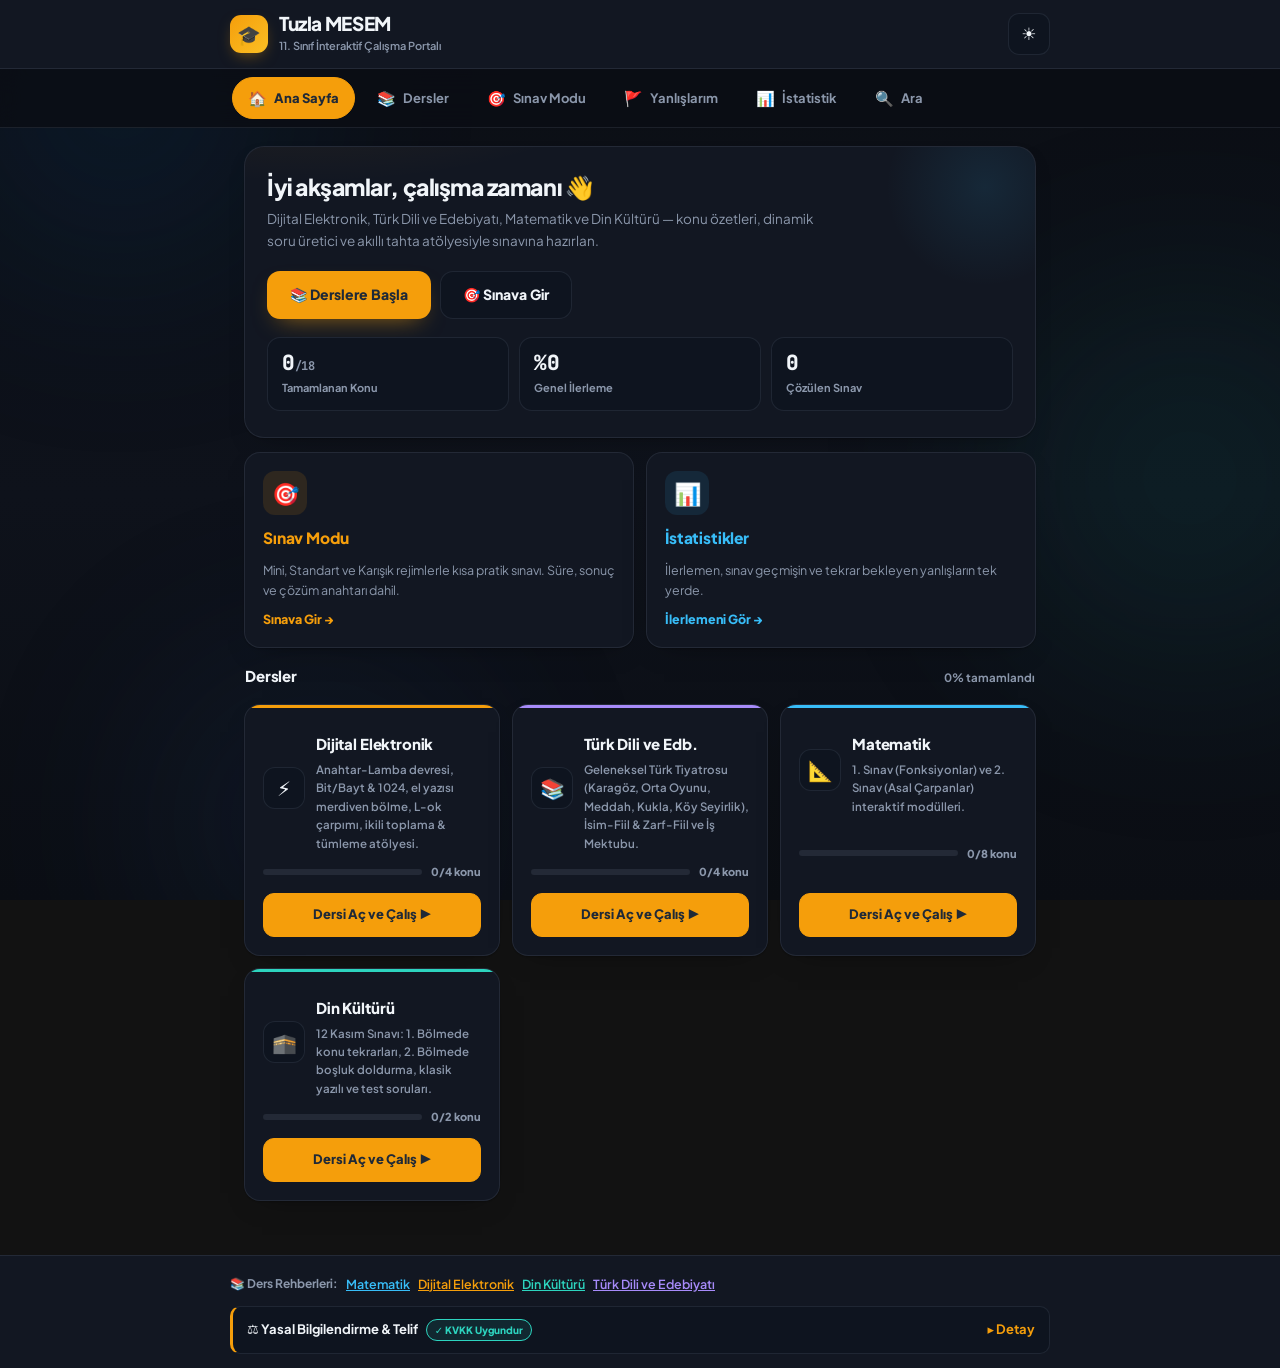
<file: index.html>
<!DOCTYPE html>
<html lang="tr" data-theme="dark">
<head>
<meta charset="UTF-8">
<meta name="viewport" content="width=device-width, initial-scale=1.0">
<title>Tuzla MESEM | Online Ders ve Sınav Hazırlık Platformu</title>
<meta name="description" content="Tuzla MESEM öğrencileri için dijital eğitim platformu. Elektrik, Dijital Elektronik, Matematik, Türk Dili ve Edebiyatı ve Din Kültürü derslerinde konu anlatımları, örnekler ve sınav hazırlık içerikleri.">
<meta name="keywords" content="Tuzla MESEM, online ders, sınav hazırlık, dijital elektronik, matematik, fonksiyon, asal çarpan, türk dili ve edebiyatı, din kültürü, 11. sınıf, mesleki eğitim">
<meta name="author" content="Tuzla MESEM">
<meta name="robots" content="index, follow, max-image-preview:large">
<meta name="theme-color" content="#0b0e14">
<link rel="canonical" href="https://tmesem-sinav.xyz/">
<meta property="og:type" content="website">
<meta property="og:site_name" content="Tuzla MESEM">
<meta property="og:locale" content="tr_TR">
<meta property="og:url" content="https://tmesem-sinav.xyz/">
<meta property="og:title" content="Tuzla MESEM | Online Ders ve Sınav Hazırlık Platformu">
<meta property="og:description" content="Tuzla MESEM öğrencileri için dijital eğitim platformu. Elektrik, Dijital Elektronik, Matematik, Türk Dili ve Edebiyatı ve Din Kültürü derslerinde konu anlatımları, örnekler ve sınav hazırlık içerikleri.">
<meta property="og:image" content="https://tmesem-sinav.xyz/og-image.png">
<meta property="og:image:width" content="1200">
<meta property="og:image:height" content="630">
<meta property="og:image:alt" content="Tuzla MESEM Online Ders ve Sınav Hazırlık Platformu">
<meta name="twitter:card" content="summary_large_image">
<meta name="twitter:title" content="Tuzla MESEM | Online Ders ve Sınav Hazırlık Platformu">
<meta name="twitter:description" content="Tuzla MESEM öğrencileri için dijital eğitim platformu. Elektrik, Dijital Elektronik, Matematik, Türk Dili ve Edebiyatı ve Din Kültürü derslerinde konu anlatımları, örnekler ve sınav hazırlık içerikleri.">
<meta name="twitter:image" content="https://tmesem-sinav.xyz/og-image.png">
<link rel="icon" href="/favicon.ico" sizes="32x32 48x48">
<link rel="icon" type="image/svg+xml" href="/favicon.svg">
<link rel="apple-touch-icon" href="/apple-touch-icon.png">
<link rel="manifest" href="/manifest.json">
<script type="application/ld+json">
{
  "@context": "https://schema.org",
  "@type": "WebSite",
  "name": "Tuzla MESEM | Online Ders ve Sınav Hazırlık Platformu",
  "alternateName": "Tuzla MESEM Çalışma Portalı",
  "url": "https://tmesem-sinav.xyz/",
  "description": "Tuzla MESEM öğrencileri için dijital eğitim platformu. Elektrik, Dijital Elektronik, Matematik, Türk Dili ve Edebiyatı ve Din Kültürü derslerinde konu anlatımları, örnekler ve sınav hazırlık içerikleri.",
  "inLanguage": "tr-TR",
  "publisher": {
    "@type": "EducationalOrganization",
    "name": "Tuzla MESEM",
    "url": "https://tmesem-sinav.xyz/"
  }
}
</script>
<script type="application/ld+json">
{
  "@context": "https://schema.org",
  "@type": "ItemList",
  "name": "Tuzla MESEM Ders Modülleri",
  "description": "Dijital Elektronik, Matematik, Türk Dili ve Edebiyatı ve Din Kültürü dersleri için konu anlatımları, interaktif uygulamalar ve sınav hazırlık içerikleri.",
  "itemListElement": [
    {
      "@type": "Course",
      "name": "Dijital Elektronik",
      "description": "Sayı sistemleri, ikili çevirme (merdiven bölme ve L-Ok), gruplama, ikili toplama, tümleme ve 8-bit lab uygulamaları.",
      "provider": { "@type": "EducationalOrganization", "name": "Tuzla MESEM" }
    },
    {
      "@type": "Course",
      "name": "Matematik",
      "description": "Fonksiyonda değer bulma, grafik yorumlama, eğim, tanım kümesi ve asal çarpanlara ayırma konuları.",
      "provider": { "@type": "EducationalOrganization", "name": "Tuzla MESEM" }
    },
    {
      "@type": "Course",
      "name": "Türk Dili ve Edebiyatı",
      "description": "Geleneksel Türk tiyatrosu (Karagöz ve Hacivat), fiilimsiler (isim-fiil ve zarf-fiil) ve iş mektubu.",
      "provider": { "@type": "EducationalOrganization", "name": "Tuzla MESEM" }
    },
    {
      "@type": "Course",
      "name": "Din Kültürü",
      "description": "12 Kasım sınavı için konu tekrarları, boşluk doldurma, klasik yazılı ve çoktan seçmeli test.",
      "provider": { "@type": "EducationalOrganization", "name": "Tuzla MESEM" }
    }
  ]
}
</script>
<link rel="preconnect" href="https://fonts.googleapis.com">
<link rel="preconnect" href="https://fonts.gstatic.com" crossorigin>
<link rel="stylesheet" href="https://fonts.googleapis.com/css2?family=Plus+Jakarta+Sans:wght@400;500;600;700;800&family=JetBrains+Mono:wght@600;800&family=Caveat:wght@600;700&display=swap">
<style>
:root[data-theme="dark"]{
  --bg:#0b0e14;--bg-grad:linear-gradient(180deg,#0b0e14 0%,#0e121b 55%,#0b0e14 100%);
  --board:#121722;--soft:#0e141f;--ink:#f1f5f9;--ink2:#8b97ab;--line:rgba(148,163,184,.13);--line-strong:rgba(148,163,184,.3);
  --grid:#1c2433;--axis:#5b6b82;--blue:#38bdf8;--orange:#f59e0b;--teal:#2dd4bf;--bad:#f87171;
  --purple:#a78bfa;--cyan:#22d3ee;--purple-t:rgba(167,139,250,.12);--grid-line:rgba(56,189,248,.10);
  --blue-t:rgba(56,189,248,.10);--orange-t:rgba(245,158,11,.10);--teal-t:rgba(45,212,191,.10);--bad-t:rgba(248,113,113,.12);
  --hdr1:#121722;--hdr2:#121722;
  --accent:#f59e0b;--accent-ink:#1f2937;--accent-t:rgba(245,158,11,.12);--nav-bg:rgba(11,14,20,.85);
  --card-sh:0 1px 2px rgba(0,0,0,.25),0 10px 28px -18px rgba(0,0,0,.6);
  --inset-sh:inset 0 1px 3px rgba(0,0,0,.35);
  --btn-sh:0 1px 2px rgba(0,0,0,.2);
  color-scheme:dark;
}
:root[data-theme="light"]{
  --bg:#f5f7fb;--bg-grad:linear-gradient(180deg,#f5f7fb 0%,#edf1f7 55%,#f5f7fb 100%);
  --board:#ffffff;--soft:#f2f5f9;--ink:#0f172a;--ink2:#5c6b82;--line:rgba(15,23,42,.09);--line-strong:rgba(15,23,42,.22);
  --grid:#e3e9f1;--axis:#94a3b8;--blue:#0284c7;--orange:#d97706;--teal:#0d9488;--bad:#dc2626;
  --purple:#7c3aed;--cyan:#0891b2;--purple-t:rgba(124,58,237,.08);--grid-line:rgba(2,132,199,.09);
  --blue-t:rgba(2,132,199,.07);--orange-t:rgba(217,119,6,.08);--teal-t:rgba(13,148,136,.08);--bad-t:rgba(220,38,38,.08);
  --hdr1:#ffffff;--hdr2:#ffffff;
  --accent:#f59e0b;--accent-ink:#1f2937;--accent-t:rgba(217,119,6,.10);--nav-bg:rgba(255,255,255,.85);
  --card-sh:0 1px 2px rgba(15,23,42,.04),0 10px 28px -20px rgba(15,23,42,.14);
  --inset-sh:inset 0 1px 3px rgba(15,23,42,.06);
  --btn-sh:0 1px 2px rgba(15,23,42,.05);
  color-scheme:light;
}
*{box-sizing:border-box;margin:0;padding:0}
html{scroll-behavior:smooth}
body{font-family:"Plus Jakarta Sans","Nunito",system-ui,-apple-system,sans-serif;background:var(--bg-grad);background-attachment:fixed;color:var(--ink);line-height:1.6;display:flex;flex-direction:column;min-height:100vh;position:relative;overflow-x:hidden;font-size:14px;-webkit-font-smoothing:antialiased}
::selection{background:var(--accent-t)}
::-webkit-scrollbar{width:10px;height:10px}
::-webkit-scrollbar-track{background:transparent}
::-webkit-scrollbar-thumb{background:var(--line-strong);border-radius:99px;border:3px solid var(--bg)}
.liquid-bg{position:fixed;inset:0;z-index:-1;overflow:hidden;pointer-events:none}
.blob{position:absolute;border-radius:50%;filter:blur(110px);opacity:.13;animation:blobMove 18s infinite alternate ease-in-out}
.blob-1{width:360px;height:360px;background:radial-gradient(circle,#0284c7,#1e3a8a);top:-80px;left:-60px}
.blob-2{width:380px;height:380px;background:radial-gradient(circle,#0d9488,#115e59);top:32%;right:-100px;animation-delay:-6s}
.blob-3{width:320px;height:320px;background:radial-gradient(circle,#3b82f6,#1e293b);bottom:-80px;left:12%;animation-delay:-10s}
@keyframes blobMove{0%{transform:translate(0,0) scale(1)}50%{transform:translate(22px,26px) scale(1.06)}100%{transform:translate(-18px,14px) scale(.95)}}
i{font-family:"Cambria Math","Times New Roman",serif;font-style:italic}
button{font:inherit;cursor:pointer;color:inherit}
button:focus-visible,a:focus-visible,input:focus-visible,select:focus-visible,textarea:focus-visible,[contenteditable]:focus-visible{outline:2px solid var(--accent);outline-offset:2px}
svg{max-width:100%;height:auto;display:block;margin:0 auto}
.in{max-width:820px;margin:0 auto;width:100%}
h1,h2,h3,h4{letter-spacing:-.01em}
.top-hdr{background:var(--board);border-bottom:1px solid var(--line);padding:16px 14px}
.hdr-r{display:flex;justify-content:space-between;align-items:flex-start;gap:12px}
.bdg{display:inline-block;background:var(--accent-t);color:var(--orange);font-weight:800;font-size:10px;letter-spacing:.09em;text-transform:uppercase;padding:4px 10px;border-radius:99px;margin-bottom:8px}
.top-hdr h1{font-size:19px;font-weight:800;margin-bottom:3px}
.top-hdr p{font-size:12.5px;color:var(--ink2)}
.t-btn{background:var(--soft);border:1px solid var(--line);color:var(--ink);border-radius:10px;min-height:44px;padding:0 14px;font-weight:700;font-size:12.5px;white-space:nowrap;transition:border-color .15s}
.t-btn:hover{border-color:var(--line-strong)}
.topnav{background:var(--nav-bg);backdrop-filter:blur(14px);-webkit-backdrop-filter:blur(14px);border-bottom:1px solid var(--line);position:sticky;top:0;z-index:50}
.row-s{display:flex;gap:8px;overflow-x:auto;scrollbar-width:none;padding:10px 2px}
.row-s::-webkit-scrollbar{display:none}
.nav-i{flex:0 0 auto;min-height:44px;padding:0 16px;border-radius:99px;border:1px solid var(--line);background:transparent;color:var(--ink2);font-weight:700;font-size:13px;transition:all .15s}
.nav-i:hover{border-color:var(--line-strong);color:var(--ink)}
.nav-i:active{transform:scale(.97)}
.nav-i.active{background:var(--accent);border-color:var(--accent);color:var(--accent-ink);font-weight:800}
.wrap{max-width:820px;width:100%;margin:18px auto;padding:0 14px;flex:1}
.hero{position:relative;overflow:hidden;background:var(--board);border:1px solid var(--line);box-shadow:var(--card-sh);border-radius:20px;padding:26px 22px;margin-bottom:16px}
.hero::before{content:"";position:absolute;inset:0;background:radial-gradient(560px 220px at 12% -30%,var(--accent-t),transparent 70%);pointer-events:none}
.hero h2{position:relative;font-size:21px;font-weight:800;margin-bottom:7px}
.hero p{position:relative;font-size:13.5px;color:var(--ink2);line-height:1.7;max-width:600px;margin-bottom:16px}
.hbtns{position:relative;display:flex;flex-wrap:wrap;gap:9px}
.hbtn{min-height:44px;padding:0 18px;border-radius:12px;border:1px solid transparent;font-weight:800;font-size:13.5px;background:var(--accent);color:var(--accent-ink);box-shadow:0 6px 18px -8px rgba(245,158,11,.55);transition:transform .15s,box-shadow .15s}
.hbtn:hover{transform:translateY(-1px)}
.hbtn:active{transform:scale(.98)}
.hbtn.alt{background:var(--soft);color:var(--ink);border-color:var(--line);box-shadow:none}
.cgrid{display:grid;grid-template-columns:repeat(auto-fit,minmax(215px,1fr));gap:12px;margin-bottom:16px}
.ccard,.crd,.exam-bar,.nav,.empty-box,.pcrd{background:var(--board);border:1px solid var(--line);box-shadow:var(--card-sh);border-radius:16px;padding:18px;margin-bottom:14px}
.ccard{position:relative;overflow:hidden;display:flex;flex-direction:column;justify-content:space-between;margin-bottom:0;transition:transform .18s,border-color .18s;--tone:var(--orange)}
.ccard::before{content:"";position:absolute;top:0;left:0;right:0;height:3px;background:var(--tone)}
.ccard:hover{transform:translateY(-2px);border-color:var(--line-strong)}
.ccard:active{transform:scale(.985)}
.ccard.tone-amber{--tone:#f59e0b}
.ccard.tone-blue{--tone:#38bdf8}
.ccard.tone-teal{--tone:#2dd4bf}
.ccard.tone-purple{--tone:#a78bfa}
:root[data-theme="light"] .ccard.tone-amber{--tone:#d97706}
:root[data-theme="light"] .ccard.tone-blue{--tone:#0284c7}
:root[data-theme="light"] .ccard.tone-teal{--tone:#0d9488}
:root[data-theme="light"] .ccard.tone-purple{--tone:#7c3aed}
.ccard h3{font-size:15.5px;font-weight:800;margin:9px 0 5px}
.ccard p{font-size:12.5px;color:var(--ink2);line-height:1.65;margin-bottom:14px}
.cbtn,.bsm{min-height:44px;padding:0 14px;border-radius:11px;border:1px solid var(--line);background:var(--soft);color:var(--ink);font-weight:700;font-size:13px;transition:all .15s}
.cbtn:hover,.bsm:hover{border-color:var(--line-strong)}
.cbtn:active,.bsm:active{transform:scale(.97)}
.cbtn{width:100%}
.pri,.cbtn.pri,.bsm.pri,.btn.pri{background:var(--accent)!important;color:var(--accent-ink)!important;border-color:var(--accent)!important;font-weight:800!important}
.form{display:inline-block;background:var(--blue-t);color:var(--blue);font-weight:800;font-size:19px;padding:8px 16px;border-radius:10px;margin:4px 0}
.prmp{font-size:13.5px;font-weight:600;margin:10px 0;line-height:1.65}
.ans-b{background:var(--soft);border:1px solid var(--line);border-radius:14px;padding:14px;margin-top:12px}
.ans-b h4{font-size:10.5px;font-weight:800;letter-spacing:.08em;text-transform:uppercase;color:var(--ink2);margin-bottom:10px}
.grid{display:grid;gap:10px;margin-bottom:12px}
.grp label{display:block;font-size:11.5px;font-weight:700;color:var(--ink2);margin-bottom:5px}
.grp input,.grp select,.grp textarea{width:100%;min-height:44px;padding:10px 12px;background:var(--board);color:var(--ink);border:1px solid var(--line);border-radius:10px;font-size:14px;font-weight:600;font-family:inherit;transition:border-color .15s,box-shadow .15s}
.grp textarea{min-height:64px;resize:vertical}
.grp input:focus,.grp select:focus,.grp textarea:focus{border-color:var(--accent);outline:none;box-shadow:0 0 0 3px var(--accent-t)}
.bchk{width:100%;min-height:46px;padding:0 14px;background:var(--accent);color:var(--accent-ink);border:none;border-radius:12px;font-weight:800;font-size:13.5px;box-shadow:0 6px 18px -8px rgba(245,158,11,.5)}
.bsol{width:100%;min-height:44px;padding:0 14px;background:var(--soft);color:var(--ink);border:1px solid var(--line);border-radius:12px;font-weight:700;font-size:13px;margin-top:8px}
.fb{display:none;margin-top:10px;padding:11px 13px;border-radius:10px;font-size:13px;font-weight:600;line-height:1.55}
.fb.ok{display:block;background:var(--teal-t);color:var(--teal);border:1px solid var(--teal)}
.fb.err{display:block;background:var(--bad-t);color:var(--bad);border:1px solid var(--bad)}
.sol{display:none;margin-top:10px;font-size:13px;line-height:1.7;background:var(--soft);border:1px solid var(--line);border-radius:12px;padding:12px 14px;margin-bottom:0}
.sol.show{display:block}
.empty-box{border-style:dashed;border-color:var(--line-strong);padding:34px 20px;text-align:center}
/* Asal Çarpan Algoritma Çizgisi Tablosu */
.pf-wrap{display:flex;flex-wrap:wrap;gap:14px;align-items:center;justify-content:center;margin:8px 0}
.pf-tbl{border-collapse:collapse;font-family:"Cambria Math",monospace;font-size:15px;font-weight:800;margin:0 auto}
.pf-tbl td{padding:4px 12px}
.pf-tbl td:first-child{text-align:right;border-right:2px solid var(--orange);color:var(--ink)}
.pf-tbl td:last-child{text-align:left;color:var(--blue)}
.pf-step{background:var(--blue-t);border-radius:6px}
/* Modül 2: Akıllı Tahta Atölye Stilleri */
.w-top{display:flex;align-items:center;gap:10px;margin-bottom:10px;flex-wrap:wrap}
.w-bar{height:5px;border-radius:99px;background:var(--line);overflow:hidden;margin-bottom:14px}
.w-bar i{display:block;height:100%;width:0;background:var(--accent);transition:width .3s;border-radius:99px}
.w-stage{display:grid;gap:12px;grid-template-columns:1fr;margin-bottom:12px}
@media(min-width:650px){.w-stage:not(.solo){grid-template-columns:1.08fr 1fr}}
.w-card{background:var(--board);border:1px solid var(--line);border-radius:14px;padding:14px;overflow:hidden}
.w-fig{display:grid;place-items:center;padding:10px;cursor:pointer}
.w-nav{display:flex;align-items:center;gap:10px}
.w-nav button{flex:1;min-height:48px;border-radius:12px;border:1px solid var(--line);background:var(--board);color:var(--ink);font-weight:800;font-size:14px;transition:all .15s}
.w-nav button:hover{border-color:var(--line-strong)}
.w-nav .wnxt{background:var(--accent);border-color:var(--accent);color:var(--accent-ink)}
.w-nav button:disabled{opacity:.4;cursor:default}
.kick{display:inline-block;margin-bottom:6px;padding:3px 10px;border-radius:99px;background:var(--blue-t);color:var(--blue);font-size:10px;font-weight:800;letter-spacing:.07em;text-transform:uppercase}
.fm{font-family:"Cambria Math",serif;font-size:22px;margin:6px 0 10px}
.fm.sm{font-size:19px}
.tag{display:inline-block;padding:2px 8px;border-radius:7px;font-weight:800;font-size:.9em}
.tag.b{background:var(--blue-t);color:var(--blue)}.tag.o{background:var(--orange-t);color:var(--orange)}.tag.t{background:var(--teal-t);color:var(--teal)}
.w-ans{margin:8px 0;padding:11px 13px;border-radius:10px;background:var(--teal-t);border:1px solid var(--teal);font-weight:800;font-size:13.5px}
.w-warn{margin:8px 0;padding:10px 13px;border-radius:10px;background:var(--orange-t);border:1px dashed var(--orange);font-size:12.5px}
.w-txt [data-s]:not(.on){display:none}
svg .gr line{stroke:var(--grid);stroke-width:1}
svg .axis{stroke:var(--axis);stroke-width:1.6;fill:none}
svg .arw{fill:var(--axis)}
svg .tk{fill:var(--ink2);font:700 11.5px "Plus Jakarta Sans",sans-serif}
svg .ax-n{fill:var(--ink2);font:italic 600 14px "Cambria Math",serif}
svg .ln{fill:none;stroke-width:3;stroke-linecap:round}
svg .dsh{stroke-dasharray:6 5}
svg .c-b{stroke:var(--blue)}svg .c-o{stroke:var(--orange)}svg .c-t{stroke:var(--teal)}svg .c-g{stroke:var(--axis)}
svg .f-b{fill:var(--blue)}svg .f-o{fill:var(--orange)}svg .f-t{fill:var(--teal)}
svg .hole{fill:var(--board);stroke-width:2.5}
svg .band{opacity:.28;stroke-linecap:butt}
svg .lab{font:600 18px "Caveat",cursive;paint-order:stroke;stroke:var(--board);stroke-width:4px}
svg .lab.b{fill:var(--blue)}svg .lab.o{fill:var(--orange)}svg .lab.t{fill:var(--teal)}svg .lab.k{fill:var(--ink)}
svg [data-s]{opacity:0;transition:opacity .35s}
svg [data-s].on{opacity:1}
.q{margin-bottom:12px}
.q + .q{border-top:1px solid var(--line);padding-top:12px}
.q>b{display:block;margin-bottom:8px;font-size:13.5px;line-height:1.6}
.opts{display:grid;grid-template-columns:1fr 1fr;gap:8px}
.opt{min-height:44px;padding:8px;border-radius:10px;border:1px solid var(--line);background:var(--soft);color:var(--ink);font-family:"Cambria Math",serif;font-size:15px;font-weight:700;transition:all .15s}
.opt:hover{border-color:var(--line-strong)}
.opt.ok{background:var(--teal-t);border-color:var(--teal);color:var(--teal)}
.opt.no{background:var(--bad-t);border-color:var(--bad);color:var(--bad)}
.qfb{margin-top:6px;font-size:12.5px;font-weight:700}
.qfb.ok{color:var(--teal)}.qfb.no{color:var(--bad)}
.fr{display:inline-flex;flex-direction:column;align-items:center;vertical-align:middle;line-height:1.15;font-size:.82em;font-weight:700}
.fr>span:first-child{border-bottom:2px solid currentColor;padding:0 5px}
.fr>span:last-child{padding:0 5px}
input[type=range]{width:100%;height:36px;accent-color:var(--accent)}
.sum{width:100%;border-collapse:collapse;font-size:13.5px}
.sum td{padding:9px 6px;border-top:1px solid var(--line);vertical-align:top;line-height:1.6}
.sum td:first-child{font-weight:800;color:var(--orange);padding-right:10px;white-space:nowrap}
.ftr{background:var(--board);border-top:1px solid var(--line);padding:14px;margin-top:20px;font-size:11.5px}
.acc{background:var(--soft);border:1px solid var(--line);border-left:3px solid var(--accent);border-radius:10px}
.acc summary{list-style:none;cursor:pointer;padding:12px 14px;display:flex;align-items:center;justify-content:space-between;gap:10px;color:var(--ink);font-weight:700;font-size:13px;min-height:44px}
.acc summary::-webkit-details-marker{display:none}
.pill{display:inline-block;background:var(--teal-t);color:var(--teal);border:1px solid var(--teal);padding:2px 8px;border-radius:99px;font-size:10px;font-weight:800;margin-left:6px;white-space:nowrap}
.acc-b{padding:10px 14px 14px;border-top:1px solid var(--line);color:var(--ink2);font-size:12px;line-height:1.65}
.acc-b div{margin-bottom:6px}
/* Din Kültürü Özel Stilleri */
.din-card{background:var(--soft);border:1px solid var(--line);border-left:3px solid var(--blue);border-radius:12px;padding:14px;margin-bottom:12px}
.din-card h3{font-size:14.5px;font-weight:800;color:var(--blue);margin-bottom:7px;display:flex;align-items:center;gap:7px}
.din-card p{font-size:13.5px;line-height:1.7}
.din-card ul{margin-top:7px;margin-left:18px;font-size:13.5px;line-height:1.7}
.din-card li{margin-bottom:5px}
.din-opt{width:100%;text-align:left;min-height:44px;padding:11px 14px;background:var(--board);border:1px solid var(--line);border-radius:10px;font-size:13.5px;font-weight:600;color:var(--ink);margin-bottom:8px;transition:all .15s}
.din-opt:hover{border-color:var(--blue)}
.din-opt.correct{background:var(--teal-t);border-color:var(--teal);color:var(--teal)}
.din-opt.wrong{background:var(--bad-t);border-color:var(--bad);color:var(--bad)}
.wb-box{display:flex;flex-wrap:wrap;gap:7px;padding:12px;background:var(--soft);border:1px dashed var(--line-strong);border-radius:12px;margin-bottom:14px}
.wb-chip{min-height:44px;padding:0 15px;border-radius:99px;background:var(--blue-t);color:var(--blue);border:1px solid var(--blue);font-size:12.5px;font-weight:800;cursor:pointer;transition:all .15s}
.wb-chip:hover{background:var(--blue);color:#fff}
.wb-chip:active{transform:scale(.95)}
.blank-row{background:var(--soft);border:1px solid var(--line);border-radius:10px;padding:11px 13px;margin-bottom:9px;font-size:13.5px;line-height:1.75}
.blank-inp{display:inline-block;width:135px;min-height:44px;padding:0 8px;margin:0 4px;border-radius:8px;border:1.5px solid var(--blue);background:var(--board);color:var(--ink);font-weight:800;font-size:13px;text-align:center}
.blank-inp.ok{border-color:var(--teal);background:var(--teal-t);color:var(--teal)}
.blank-inp.err{border-color:var(--bad);background:var(--bad-t);color:var(--bad)}
.flash-grid{display:grid;grid-template-columns:repeat(auto-fit,minmax(160px,1fr));gap:8px;margin-top:10px}
.flash-item{background:var(--board);border:1px solid var(--line);border-radius:10px;padding:12px 10px;text-align:center;cursor:pointer;user-select:none;min-height:44px;transition:border-color .15s}
.flash-item:hover{border-color:var(--line-strong)}
.flash-item strong{display:block;color:var(--orange);font-size:14px;margin-bottom:4px}
.flash-item span{font-size:12px;color:var(--ink2)}

/* Dijital Elektronik Özel Stilleri */
.mono{font-family:"JetBrains Mono",monospace}
.hw-txt{font-family:"Caveat",cursive;font-weight:700}
.sub-tab{flex:0 0 auto;min-height:44px;padding:0 14px;border-radius:11px;border:1px solid var(--line);background:var(--board);color:var(--ink2);font-weight:700;font-size:12.5px;text-align:center;transition:all .15s}
.sub-tab:hover{border-color:var(--line-strong);color:var(--ink)}
.sub-tab.active{background:var(--accent);color:var(--accent-ink);border-color:var(--accent);font-weight:800}
.nb-paper{background-color:var(--soft);background-image:linear-gradient(to right,var(--grid-line) 1px,transparent 1px),linear-gradient(to bottom,var(--grid-line) 1px,transparent 1px);background-size:20px 20px;border:1px solid var(--line);border-radius:12px;padding:10px;overflow-x:auto}
.nb-svg{display:block;margin:0 auto;height:auto}
.stair-grid{display:grid;grid-template-columns:repeat(auto-fit,minmax(265px,1fr));gap:10px;margin-top:10px}
.stair-card{background:var(--soft);border:1px solid var(--line);border-radius:12px;padding:13px}
.stair-card h4{font-size:13.5px;font-weight:800;color:var(--blue);margin-bottom:7px;display:flex;justify-content:space-between;align-items:center;gap:6px;flex-wrap:wrap}
.stair-rem{background:var(--orange-t);color:var(--orange);border:1px solid var(--orange);padding:2px 7px;border-radius:6px;font-size:11.5px;font-weight:800}
.stair-ans{margin-top:9px;padding:9px;background:var(--teal-t);border:1px solid var(--teal);color:var(--teal);border-radius:8px;font-weight:800;font-size:13px;text-align:center}
.bit-row{display:grid;grid-template-columns:repeat(8,1fr);gap:6px;margin:12px 0}
.bit-cell{background:var(--soft);border:1.5px solid var(--line);box-shadow:var(--btn-sh);border-radius:12px;padding:8px 2px;text-align:center;cursor:pointer;user-select:none;transition:.15s;min-height:44px}
.bit-cell.on{background:var(--blue-t);border-color:var(--blue);box-shadow:var(--inset-sh)}
.bit-cell.msb{border-color:var(--orange)}
.bit-cell.lsb{border-color:var(--teal)}
.bit-idx{font-size:10px;font-weight:800;color:var(--ink2);display:block}
.bit-val{font-family:"JetBrains Mono",monospace;font-size:20px;font-weight:800;color:var(--ink);display:block;margin:2px 0}
.bit-cell.on .bit-val{color:var(--blue)}
.bit-w{font-size:10px;font-weight:700;color:var(--ink2);display:block}
.d-tbl{width:100%;border-collapse:collapse;font-size:12.5px;text-align:center;margin-top:8px}
.d-tbl th,.d-tbl td{padding:7px 5px;border:1px solid var(--line)}
.d-tbl th{background:var(--soft);color:var(--blue);font-weight:800}
.btn{min-height:44px;padding:0 15px;border-radius:10px;border:1px solid var(--line);background:var(--soft);color:var(--ink);font-weight:700;font-size:12.5px;transition:.15s}
.btn:hover{border-color:var(--line-strong)}
.btn.teal{background:var(--teal-t);color:var(--teal);border-color:var(--teal)}
.btn.amb{background:var(--accent);color:var(--accent-ink);border-color:var(--accent)}
.ce-inp{display:inline-flex;align-items:center;justify-content:center;min-width:85px;min-height:44px;padding:6px 12px;border-radius:9px;border:1.5px solid var(--line);background:var(--soft);color:var(--ink);font-weight:800;font-size:14px;outline:none;cursor:text;white-space:nowrap;transition:border-color .15s,box-shadow .15s}
.ce-inp:focus{border-color:var(--accent);box-shadow:0 0 0 3px var(--accent-t);background:var(--board)}
.blank-slot{display:inline-flex;align-items:center;justify-content:center;min-width:125px;padding:0 10px;margin:0 4px;border-radius:8px;border:2px solid var(--blue);background:var(--board);color:var(--ink);font-weight:800;font-size:13px;cursor:pointer;vertical-align:middle;min-height:44px}
.blank-slot.active-slot{outline:2px solid var(--accent);background:var(--blue-t)}
.blank-slot.ok{border-color:var(--teal);background:var(--teal-t);color:var(--teal)}
.blank-slot.err{border-color:var(--bad);background:var(--bad-t);color:var(--bad)}
.q-opt{width:100%;text-align:left;min-height:44px;padding:10px 13px;background:var(--board);border:1px solid var(--line);border-radius:10px;font-size:13px;font-weight:600;color:var(--ink);margin-bottom:7px;transition:all .15s}
.q-opt:hover{border-color:var(--line-strong)}
.q-opt.ok{background:var(--teal-t);border-color:var(--teal);color:var(--teal)}
.q-opt.err{background:var(--bad-t);border-color:var(--bad);color:var(--bad)}
/* Bölüm Etiketleri ve Kart İçi Yapı */
.lbl{display:inline-block;font-size:10.5px;font-weight:800;letter-spacing:.09em;text-transform:uppercase;color:var(--ink2);margin-bottom:6px}
.sc{background:var(--soft);border:1px solid var(--line);border-radius:12px;padding:13px 15px;margin-bottom:10px}
.sc .sh{display:block;font-weight:800;font-size:13.5px;margin-bottom:7px}
.sc .sl{display:block;font-size:13px;color:var(--ink2);line-height:1.75;margin-bottom:5px}
.sc .sl:last-child{margin-bottom:0}
.tip{margin-top:10px;padding:11px 13px;border-radius:10px;background:var(--orange-t);border:1px solid var(--orange);font-size:12.5px;line-height:1.65}
.mg{margin:10px 0}
.disp{background:var(--soft);border:1px solid var(--line);border-radius:12px;padding:14px;margin:12px 0}
.pbdg{display:inline-block;font-size:10px;font-weight:800;letter-spacing:.09em;text-transform:uppercase;background:var(--accent-t);color:var(--orange);padding:4px 11px;border-radius:99px;margin-bottom:9px}
.bgen{width:100%;min-height:46px;padding:0 14px;border-radius:12px;border:none;background:var(--accent);color:var(--accent-ink);font-weight:800;font-size:13.5px;box-shadow:0 6px 18px -8px rgba(245,158,11,.5);margin-bottom:12px;transition:transform .15s}
.bgen:hover{transform:translateY(-1px)}
.bgen:active{transform:scale(.98)}
.mod-sw{display:flex;gap:8px;flex-wrap:wrap;margin-bottom:14px}
.mbtn{flex:1;min-width:160px;min-height:46px;padding:0 14px;border-radius:12px;border:1px solid var(--line);background:var(--board);color:var(--ink2);font-weight:700;font-size:13px;transition:all .15s}
.mbtn:hover{border-color:var(--line-strong);color:var(--ink)}
.mbtn.active{background:var(--accent);border-color:var(--accent);color:var(--accent-ink);font-weight:800}
.ebtn{flex:0 0 auto;min-height:44px;padding:0 15px;border-radius:11px;border:1px solid var(--line);background:var(--board);color:var(--ink2);font-weight:700;font-size:12.5px;transition:all .15s}
.ebtn:hover{border-color:var(--line-strong);color:var(--ink)}
.ebtn.active{background:var(--accent);border-color:var(--accent);color:var(--accent-ink);font-weight:800}
.tbtn{flex:0 0 auto;min-height:44px;padding:0 15px;border-radius:99px;border:1px solid var(--line);background:var(--board);color:var(--ink2);font-weight:700;font-size:12.5px;transition:all .15s}
.tbtn:hover{border-color:var(--line-strong);color:var(--ink)}
.tbtn.active{background:var(--accent-t);border-color:var(--accent);color:var(--orange);font-weight:800}
.rbox{background:var(--soft);border:1px solid var(--line);border-radius:14px;padding:15px;margin-bottom:12px}
.rbox h3{font-size:14px;font-weight:800;margin-bottom:8px}
.rbox p{font-size:13px;line-height:1.7;color:var(--ink2)}
.rbox ul{margin-left:18px;font-size:13px;line-height:1.7;color:var(--ink2)}
.rbox li{margin-bottom:4px}
.rbox strong{color:var(--ink)}
.exam-bar .lbl{margin-bottom:6px}
.nav span{display:block;font-size:10.5px;font-weight:800;letter-spacing:.09em;text-transform:uppercase;color:var(--orange)}
.nav h2{font-size:19px;font-weight:800;margin-top:3px}
.crd h3{font-size:15px;font-weight:800;margin-bottom:10px}
/* Mobil İyileştirmeler */
@media(max-width:480px){
  .top-hdr{padding:14px 12px}
  .top-hdr h1{font-size:17px}
  .hero{padding:22px 16px}
  .hero h2{font-size:19px}
  .ccard,.crd,.exam-bar,.nav,.empty-box,.pcrd{padding:15px}
  .opts{grid-template-columns:1fr}
  .mbtn{min-width:130px}
  .bit-row{gap:4px}
  .bit-cell{padding:6px 1px}
}
@media (prefers-reduced-motion:reduce){
  *,*::before,*::after{animation-duration:.01ms!important;animation-iteration-count:1!important;transition-duration:.01ms!important}
}
/* === MODÜL MİMARİSİ v2 (Accordion, Sekmeler, İlerleme) === */
.sub-hdr{display:flex;align-items:center;gap:10px;margin-bottom:12px}
.sub-hdr .bsm{flex:0 0 auto;min-width:44px}
.sub-hdr>span{font-size:15px;font-weight:800;letter-spacing:-.01em;min-width:0;overflow:hidden;text-overflow:ellipsis}
.acc-list{display:flex;flex-direction:column;gap:10px;margin-bottom:14px}
.acc-item{background:var(--board);border:1px solid var(--line);border-radius:14px;box-shadow:var(--card-sh);overflow:hidden}
.acc-hd{display:flex;align-items:center;gap:11px;flex-wrap:wrap;width:100%;min-height:56px;padding:12px 14px;background:transparent;border:none;text-align:left;transition:background .15s}
.acc-hd:active{background:var(--soft)}
.acc-hd:focus-visible{outline:2px solid var(--accent);outline-offset:-2px;border-radius:10px}
.acc-pbar{flex-basis:100%;height:4px;border-radius:99px;background:var(--line);overflow:hidden;margin-top:1px}
.acc-pbar i{display:block;height:100%;border-radius:99px;background:var(--teal);transition:width .3s}
.b2t{position:fixed;right:14px;bottom:18px;z-index:60;min-height:42px;padding:0 15px;border-radius:99px;border:1px solid var(--line);background:var(--board);color:var(--ink);font-weight:800;font-size:12.5px;box-shadow:var(--card-sh);opacity:0;pointer-events:none;transform:translateY(8px);transition:opacity .25s,transform .25s}
.b2t.show{opacity:1;pointer-events:auto;transform:translateY(0)}
.acc-ic{font-size:19px;width:34px;height:34px;display:grid;place-items:center;background:var(--soft);border:1px solid var(--line);border-radius:10px;flex:0 0 auto}
.acc-tt{flex:1;font-size:14px;font-weight:800;min-width:0;overflow:hidden;text-overflow:ellipsis;white-space:nowrap}
.acc-meta{font-size:11px;font-weight:700;color:var(--ink2);white-space:nowrap}
.acc-done{width:22px;height:22px;border-radius:50%;border:1.5px solid var(--line-strong);display:grid;place-items:center;font-size:11px;font-weight:800;color:transparent;flex:0 0 auto;transition:all .2s}
.acc-done.on{background:var(--teal);border-color:var(--teal);color:#fff}
.acc-ch{color:var(--ink2);font-size:13px;transition:transform .2s;flex:0 0 auto}
.acc-hd.open .acc-ch{transform:rotate(90deg)}
.acc-bd{display:none;border-top:1px solid var(--line);padding:10px}
.acc-bd.open{display:block;animation:accIn .28s ease}
@keyframes accIn{from{opacity:0;transform:translateY(-6px)}to{opacity:1;transform:translateY(0)}}
.acc-bd .crd:last-child,.acc-bd .pcrd:last-child,.acc-bd .stair-grid:last-child{margin-bottom:0}
.acc-row{display:flex;align-items:center;justify-content:space-between;gap:8px;width:100%;min-height:46px;padding:9px 10px;border-radius:10px;border:none;background:transparent;color:var(--ink);font-size:13px;font-weight:600;text-align:left;transition:background .15s}
.acc-row:active{background:var(--soft)}
.acc-row.done{color:var(--teal)}
.acc-row.sel{background:var(--accent-t);color:var(--ink);font-weight:800}
.acc-row.sel .acc-row-ch{color:var(--accent)}
.acc-row-ch{color:var(--ink2);font-size:15px}
.t-tabs{display:flex;gap:7px;margin-bottom:12px;overflow-x:auto;scrollbar-width:none;padding-bottom:2px}
.t-tabs::-webkit-scrollbar{display:none}
.t-tab{flex:0 0 auto;min-height:44px;padding:0 15px;border-radius:11px;border:1px solid var(--line);background:var(--board);color:var(--ink2);font-weight:700;font-size:13px;transition:all .15s}
.t-tab.active{background:var(--accent);border-color:var(--accent);color:var(--accent-ink);font-weight:800}
.read{font-size:13.5px;line-height:1.75;color:var(--ink)}
.read p{margin-bottom:10px}
.read ul,.read ol{margin-left:18px;margin-bottom:10px}
.read li{margin-bottom:6px}
.topic-foot{display:flex;justify-content:flex-end;flex-wrap:wrap;gap:8px;margin-top:14px}
.topic-foot .bsm.on{background:var(--teal);border-color:var(--teal);color:#fff}
/* Ana Sayfa v2 */
.c-top{display:flex;align-items:center;gap:11px;margin-bottom:10px}
.c-ic{width:42px;height:42px;display:grid;place-items:center;font-size:20px;background:var(--soft);border:1px solid var(--line);border-radius:12px;flex:0 0 auto}
.c-top h3{font-size:15px;font-weight:800}
.c-meta{font-size:11.5px;color:var(--ink2);font-weight:600;margin-top:1px}
.c-prog{display:flex;align-items:center;gap:9px;margin-bottom:12px}
.c-prog-bar{flex:1;height:6px;border-radius:99px;background:var(--line);overflow:hidden}
.c-prog-bar i{display:block;height:100%;border-radius:99px;background:var(--teal);transition:width .3s}
.c-prog>span{font-size:11px;font-weight:800;color:var(--ink2);white-space:nowrap}
@media(max-width:480px){
  .sub-hdr>span{font-size:14px}
  .acc-hd{min-height:52px;padding:10px 12px;gap:9px}
  .acc-ic{width:32px;height:32px;font-size:17px}
  .acc-tt{font-size:13.5px}
  .acc-meta{display:none}
 }
 /* ================= PREMIUM DESIGN SYSTEM v3 ================= */
 :root{--r-lg:20px;--r-md:16px;--r-sm:12px}
 /* --- Header / brand --- */
 .top-hdr{padding:13px 14px}
 .hdr-r{align-items:center}
 .brand{display:flex;align-items:center;gap:11px;min-width:0}
 .brand-mark{width:38px;height:38px;border-radius:11px;background:linear-gradient(135deg,var(--accent),#fbbf24);display:grid;place-items:center;font-size:19px;flex:0 0 auto;box-shadow:0 6px 16px -6px rgba(245,158,11,.55)}
 .brand-name{font-size:17px;font-weight:800;letter-spacing:-.02em;line-height:1.1;margin:0}
 .brand small{display:block;font-size:11px;font-weight:600;color:var(--ink2);margin-top:1px}
 .t-btn{min-height:42px;width:42px;padding:0;display:grid;place-items:center;font-size:17px;border-radius:11px}
 /* --- App navigation --- */
 .appnav{background:var(--nav-bg);backdrop-filter:blur(14px);-webkit-backdrop-filter:blur(14px);border-bottom:1px solid var(--line);position:sticky;top:0;z-index:50}
 .appnav-in{display:flex;align-items:center;gap:6px;padding:8px 2px}
 .ntab{flex:0 0 auto;min-height:42px;padding:0 15px;border-radius:99px;border:1px solid transparent;background:transparent;color:var(--ink2);font-weight:700;font-size:13px;display:inline-flex;align-items:center;gap:7px;transition:all .15s;white-space:nowrap}
 .ntab:hover{color:var(--ink);background:var(--soft)}
 .ntab.active{background:var(--accent);color:var(--accent-ink);font-weight:800;border-color:var(--accent)}
 .ntab .n-ic{font-size:15px}
 .appnav-in .row-s{padding:0}
 /* --- Dashboard --- */
 .dash{display:flex;flex-direction:column;gap:14px}
 .cmd{position:relative;overflow:hidden;background:var(--board);border:1px solid var(--line);box-shadow:var(--card-sh);border-radius:var(--r-lg);padding:26px 22px}
 .cmd::before{content:"";position:absolute;inset:0;background:radial-gradient(520px 210px at 8% -40%,var(--accent-t),transparent 72%);pointer-events:none}
 .cmd::after{content:"";position:absolute;right:-50px;top:-60px;width:200px;height:200px;border-radius:50%;background:radial-gradient(circle,var(--blue-t),transparent 70%);pointer-events:none}
 .cmd-in{position:relative;z-index:1}
 .cmd h2{font-size:23px;font-weight:800;letter-spacing:-.02em;margin-bottom:7px;line-height:1.22}
 .cmd p{font-size:13.5px;color:var(--ink2);line-height:1.65;max-width:560px;margin-bottom:18px}
 .cmd-actions{display:flex;flex-wrap:wrap;gap:9px;margin-bottom:18px}
 .cmd-cta{min-height:48px;padding:0 22px;border-radius:13px;border:1px solid transparent;font-weight:800;font-size:14px;background:var(--accent);color:var(--accent-ink);box-shadow:0 10px 24px -12px rgba(245,158,11,.65);transition:transform .15s,box-shadow .15s;display:inline-flex;align-items:center;gap:8px}
 .cmd-cta:hover{transform:translateY(-1px)}
 .cmd-cta:active{transform:scale(.98)}
 .cmd-cta.ghost{background:var(--soft);color:var(--ink);border-color:var(--line);box-shadow:none}
 .cmd-stats{display:grid;grid-template-columns:repeat(3,1fr);gap:10px}
 .cmd-stat{background:var(--soft);border:1px solid var(--line);border-radius:13px;padding:14px}
 .cmd-stat .n{font-family:"JetBrains Mono",monospace;font-size:21px;font-weight:800;letter-spacing:-.02em;line-height:1}
 .cmd-stat .n .u{font-size:12px;color:var(--ink2);font-weight:700}
 .cmd-stat .l{font-size:11px;font-weight:700;color:var(--ink2);margin-top:6px}
 /* --- Feature cards --- */
 .feat-row{display:grid;grid-template-columns:1fr 1fr;gap:12px}
 .feat{position:relative;overflow:hidden;background:var(--board);border:1px solid var(--line);box-shadow:var(--card-sh);border-radius:var(--r-md);padding:18px;text-align:left;transition:transform .16s,border-color .16s;display:flex;flex-direction:column;gap:9px}
 .feat:hover{transform:translateY(-2px);border-color:var(--line-strong)}
 .feat:active{transform:scale(.985)}
 .feat .f-ic{width:44px;height:44px;border-radius:12px;display:grid;place-items:center;font-size:22px;margin-bottom:2px}
 .feat h3{font-size:15.5px;font-weight:800;letter-spacing:-.01em}
 .feat p{font-size:12.5px;color:var(--ink2);line-height:1.6;flex:1}
 .feat .f-go{font-size:12.5px;font-weight:800;display:flex;align-items:center;gap:5px}
 .feat.exam .f-ic{background:var(--accent-t)}
 .feat.exam h3,.feat.exam .f-go{color:var(--orange)}
 .feat.stat .f-ic{background:var(--blue-t)}
 .feat.stat h3,.feat.stat .f-go{color:var(--blue)}
 /* --- Section title --- */
 .sec-ttl{display:flex;align-items:baseline;justify-content:space-between;gap:10px;margin:2px 1px}
 .sec-ttl h3{font-size:15px;font-weight:800;letter-spacing:-.01em}
 .sec-ttl .hint{font-size:11.5px;color:var(--ink2);font-weight:700;white-space:nowrap}
 /* --- Hub (Dersler) --- */
 .hub-intro{background:var(--board);border:1px solid var(--line);box-shadow:var(--card-sh);border-radius:var(--r-md);padding:18px;margin-bottom:14px}
 .hub-intro h2{font-size:18px;font-weight:800;margin-bottom:5px;letter-spacing:-.01em}
 .hub-intro p{font-size:13px;color:var(--ink2);line-height:1.65}
 /* --- Stats --- */
 .stat-grid{display:grid;grid-template-columns:repeat(2,1fr);gap:12px;margin-bottom:14px}
 .stat-card{background:var(--board);border:1px solid var(--line);box-shadow:var(--card-sh);border-radius:var(--r-md);padding:16px}
 .stat-card .sc-ic{font-size:20px;margin-bottom:9px}
 .stat-card .sc-n{font-family:"JetBrains Mono",monospace;font-size:27px;font-weight:800;letter-spacing:-.02em;line-height:1}
 .stat-card .sc-l{font-size:12px;font-weight:700;color:var(--ink2);margin-top:7px}
 .stat-card .sc-sub{font-size:11px;color:var(--ink2);margin-top:3px}
 .stat-bar-row{display:flex;align-items:center;gap:10px;margin-bottom:12px}
 .stat-bar-row:last-child{margin-bottom:0}
 .stat-bar-row .sb-l{flex:0 0 104px;font-size:12.5px;font-weight:700;min-width:0;overflow:hidden;text-overflow:ellipsis;white-space:nowrap}
 .stat-bar-row .sb-bar{flex:1;height:8px;border-radius:99px;background:var(--line);overflow:hidden}
 .stat-bar-row .sb-bar i{display:block;height:100%;border-radius:99px;transition:width .4s}
 .stat-bar-row .sb-v{flex:0 0 42px;text-align:right;font-family:"JetBrains Mono",monospace;font-size:12px;font-weight:700}
 /* --- Exam mode --- */
 .exam-wrap{display:flex;flex-direction:column;gap:14px}
 .exam-cfg{background:var(--board);border:1px solid var(--line);box-shadow:var(--card-sh);border-radius:var(--r-md);padding:18px}
 .exam-cfg h3{font-size:15.5px;font-weight:800;margin-bottom:4px;letter-spacing:-.01em}
 .exam-cfg>p{font-size:12.5px;color:var(--ink2);margin-bottom:15px;line-height:1.6}
 .cfg-lbl{font-size:11.5px;font-weight:800;color:var(--ink2);margin:14px 0 8px;letter-spacing:.01em}
 .cfg-grid{display:grid;grid-template-columns:repeat(3,1fr);gap:9px}
 .cfg-opt{border:1px solid var(--line);background:var(--soft);border-radius:12px;padding:13px 10px;text-align:center;transition:all .15s;cursor:pointer}
 .cfg-opt:hover{border-color:var(--line-strong)}
 .cfg-opt.sel{border-color:var(--accent);background:var(--accent-t);box-shadow:0 0 0 1px var(--accent) inset}
 .cfg-opt .co-n{font-size:13.5px;font-weight:800}
 .cfg-opt .co-m{font-size:11px;color:var(--ink2);font-weight:700;margin-top:4px}
 .cfg-opt .co-t{font-family:"JetBrains Mono",monospace;font-size:11px;font-weight:700;margin-top:6px;color:var(--ink)}
 .cfg-subj{display:flex;flex-wrap:wrap;gap:8px}
 .cfg-subj .cfg-opt{flex:1 0 auto;min-width:120px}
 .exam-top{position:sticky;top:52px;z-index:20;background:var(--board);border:1px solid var(--line);box-shadow:var(--card-sh);border-radius:var(--r-md);padding:13px 15px;display:flex;align-items:center;gap:12px}
 .exam-top .et-num{font-size:13px;font-weight:800;white-space:nowrap}
 .exam-top .et-bar{flex:1;height:7px;border-radius:99px;background:var(--line);overflow:hidden}
 .exam-top .et-bar i{display:block;height:100%;border-radius:99px;background:var(--teal);transition:width .3s}
 .exam-top .et-timer{font-family:"JetBrains Mono",monospace;font-size:15px;font-weight:800;white-space:nowrap;padding:5px 11px;border-radius:9px;background:var(--soft);border:1px solid var(--line)}
 .exam-top .et-timer.warn{color:var(--bad);border-color:var(--bad-t);background:var(--bad-t)}
 .exam-qcard{background:var(--board);border:1px solid var(--line);box-shadow:var(--card-sh);border-radius:var(--r-md);padding:20px}
 .exam-qcard .eq-tag{display:inline-block;font-size:11px;font-weight:800;padding:3px 10px;border-radius:99px;margin-bottom:12px}
 .exam-qcard .eq-txt{font-size:15px;font-weight:600;line-height:1.65}
 .exam-opts{display:flex;flex-direction:column;gap:9px}
 .exam-opt{display:flex;align-items:center;gap:12px;width:100%;min-height:52px;padding:12px 15px;border-radius:12px;border:1px solid var(--line);background:var(--board);color:var(--ink);font-size:14px;font-weight:600;text-align:left;transition:all .14s}
 .exam-opt:hover{border-color:var(--line-strong)}
 .exam-opt.sel{border-color:var(--accent);background:var(--accent-t);box-shadow:0 0 0 1px var(--accent) inset}
 .exam-opt .eo-l{width:28px;height:28px;border-radius:8px;display:grid;place-items:center;background:var(--soft);border:1px solid var(--line);font-family:"JetBrains Mono",monospace;font-size:13px;font-weight:800;flex:0 0 auto}
 .exam-opt.sel .eo-l{background:var(--accent);color:var(--accent-ink);border-color:var(--accent)}
 .exam-foot{display:flex;align-items:center;justify-content:space-between;gap:10px}
 .exam-dots{display:flex;flex-wrap:wrap;gap:6px;margin-bottom:12px}
 .exam-dot{width:34px;height:34px;border-radius:9px;border:1px solid var(--line);background:var(--soft);color:var(--ink2);font-family:"JetBrains Mono",monospace;font-size:12px;font-weight:700;transition:all .14s}
 .exam-dot.answered{border-color:var(--teal);color:var(--teal)}
 .exam-dot.cur{background:var(--accent);color:var(--accent-ink);border-color:var(--accent)}
 .exam-dot.flag{position:relative}
 .exam-dot.flag::after{content:"";position:absolute;top:-3px;right:-3px;width:9px;height:9px;border-radius:50%;background:var(--orange)}
 /* --- Exam results --- */
 .res-hero{position:relative;overflow:hidden;background:var(--board);border:1px solid var(--line);box-shadow:var(--card-sh);border-radius:var(--r-lg);padding:26px 22px;text-align:center}
 .res-hero .rh-ring{width:120px;height:120px;margin:0 auto 14px;position:relative}
 .res-hero .rh-ring svg{transform:rotate(-90deg)}
 .res-hero .rh-pct{position:absolute;inset:0;display:grid;place-items:center;font-family:"JetBrains Mono",monospace;font-size:28px;font-weight:800}
 .res-hero h2{font-size:19px;font-weight:800;margin-bottom:4px;letter-spacing:-.01em}
 .res-hero p{font-size:13px;color:var(--ink2)}
 .res-stats{display:grid;grid-template-columns:repeat(3,1fr);gap:10px;margin-bottom:14px}
 .res-stats .rs{background:var(--board);border:1px solid var(--line);border-radius:13px;padding:14px;text-align:center}
 .res-stats .rs .n{font-family:"JetBrains Mono",monospace;font-size:22px;font-weight:800}
 .res-stats .rs .l{font-size:11px;font-weight:700;color:var(--ink2);margin-top:5px}
 .res-review{display:flex;flex-direction:column;gap:10px}
 .res-item{background:var(--board);border:1px solid var(--line);border-radius:13px;padding:15px;border-left:3px solid var(--line-strong)}
 .res-item.ok{border-left-color:var(--teal)}
 .res-item.no{border-left-color:var(--bad)}
 .res-item .ri-q{font-size:13.5px;font-weight:700;margin-bottom:10px;line-height:1.55}
 .res-item .ri-a{display:flex;flex-direction:column;gap:5px;font-size:12.5px}
 .res-item .ri-a .a{padding:7px 11px;border-radius:9px;background:var(--soft);border:1px solid var(--line)}
 .res-item .ri-a .a.correct{background:var(--teal-t);border-color:var(--teal);color:var(--ink);font-weight:700}
 .res-item .ri-a .a.wrong{background:var(--bad-t);border-color:var(--bad)}
 .res-item .ri-exp{font-size:12px;color:var(--ink2);margin-top:9px;line-height:1.6;padding-top:9px;border-top:1px dashed var(--line)}
 @media(max-width:520px){
   .feat-row{grid-template-columns:1fr}
   .cmd h2{font-size:20px}
   .cmd-stats{grid-template-columns:1fr 1fr}
   .cmd-stat:last-child{grid-column:1/-1}
   .cfg-grid{grid-template-columns:1fr}
   .res-stats{grid-template-columns:1fr 1fr 1fr}
   .stat-bar-row .sb-l{flex-basis:88px}
   .brand-name{font-size:16px}
 }
  @media(max-width:380px){
    .cmd-stats{grid-template-columns:1fr}
    .cmd-stat:last-child{grid-column:auto}
  }

  /* ===== YANLIŞLARIM (Mis Hatalarım) — Adaptive Learning ===== */
  .assist-panel{
    position:relative;overflow:hidden;border-radius:18px;padding:20px 20px 18px;margin-bottom:18px;
    background:linear-gradient(135deg,var(--ac) 0%,transparent 62%),var(--board);
    border:1px solid color-mix(in srgb,var(--ac) 32%,var(--line));
    box-shadow:var(--card-sh);
  }
  .assist-panel::after{
    content:'';position:absolute;right:-30px;top:-30px;width:130px;height:130px;border-radius:50%;
    background:radial-gradient(circle,color-mix(in srgb,var(--ac) 26%,transparent),transparent 70%);
    pointer-events:none;
  }
  .ap-head{display:flex;align-items:center;gap:9px;margin-bottom:12px;position:relative;z-index:1}
  .ap-ic{width:34px;height:34px;display:grid;place-items:center;font-size:18px;border-radius:10px;background:color-mix(in srgb,var(--ac) 18%,transparent);border:1px solid color-mix(in srgb,var(--ac) 34%,transparent)}
  .ap-lbl{font-size:11px;font-weight:800;letter-spacing:.14em;text-transform:uppercase;color:var(--ac)}
  .ap-title{font-size:18px;font-weight:800;line-height:1.35;color:var(--ink);margin-bottom:6px;position:relative;z-index:1}
  .ap-sub{font-size:13px;color:var(--ink2);line-height:1.55;margin-bottom:15px;position:relative;z-index:1}
  .ap-actions{display:flex;gap:10px;position:relative;z-index:1}

  .wt-row{display:flex;align-items:center;gap:12px;padding:11px 0;border-bottom:1px solid var(--line)}
  .wt-row:last-child{border-bottom:none}
  .wt-ic{font-size:20px;flex-shrink:0}
  .wt-mid{flex:1;min-width:0}
  .wt-name{font-size:13.5px;font-weight:700;color:var(--ink);white-space:nowrap;overflow:hidden;text-overflow:ellipsis}
  .wt-sub{font-size:11.5px;color:var(--ink2);margin-top:2px}
  .wt-lvl{font-size:10px;font-weight:700;color:var(--ink2);background:var(--soft);border:1px solid var(--line);padding:3px 8px;border-radius:20px;white-space:nowrap}

  .trend-row{display:flex;align-items:center;gap:18px;padding:6px 0}
  .tr-bars{display:flex;gap:16px;align-items:flex-end;flex:1}
  .tr-b{display:flex;flex-direction:column;align-items:center;gap:5px;flex:1;max-width:120px}
  .tr-b i{width:100%;max-width:56px;border-radius:8px 8px 3px 3px;background:var(--soft);border:1px solid var(--line);min-height:10px;transition:height .5s ease}
  .tr-b.now i{background:var(--teal);border-color:transparent}
  .tr-b span{font-size:13px;font-weight:800;color:var(--ink)}
  .tr-b em{font-size:10.5px;color:var(--ink2);font-style:normal}
  .tr-delta{font-size:13px;font-weight:800;padding:7px 12px;border-radius:12px;white-space:nowrap}
  .tr-delta.up{color:var(--teal);background:var(--teal-t)}
  .tr-delta.down{color:var(--bad);background:var(--bad-t)}

  .wg-group{margin-bottom:14px}
  .wg-head{display:flex;align-items:center;justify-content:space-between;font-size:13px;font-weight:800;color:var(--ink);padding:8px 0 10px}
  .wg-c{font-size:11px;font-weight:800;color:var(--ink2);background:var(--soft);border:1px solid var(--line);padding:2px 9px;border-radius:20px}
  .wg-item{border:1px solid var(--line);border-radius:12px;margin-bottom:8px;overflow:hidden;background:var(--soft)}
  .wg-item summary{list-style:none;cursor:pointer;display:flex;align-items:center;gap:10px;padding:11px 13px;font-size:12.5px;color:var(--ink);line-height:1.45}
  .wg-item summary::-webkit-details-marker{display:none}
  .wg-q{flex:1}
  .wg-arrow{color:var(--ink2);flex-shrink:0;transition:transform .2s}
  .wg-item[open] .wg-arrow{transform:rotate(180deg)}
  .wg-a{padding:0 13px 13px;border-top:1px dashed var(--line)}
  .wg-correct{font-size:12.5px;font-weight:700;color:var(--teal);margin-top:11px}
  .wg-exp{font-size:12px;color:var(--ink2);margin-top:8px;line-height:1.6}
  .wg-topic{font-size:10.5px;color:var(--ink2);margin-top:10px;padding-top:9px;border-top:1px dashed var(--line);text-transform:capitalize}

  .empty-state{text-align:center;padding:38px 20px}
  .es-ic{font-size:44px;margin-bottom:12px}
  .empty-state h3{font-size:17px;font-weight:800;color:var(--ink);margin-bottom:8px}
  .empty-state p{font-size:13px;color:var(--ink2);line-height:1.6;margin-bottom:18px}
  .empty-note{font-size:12.5px;color:var(--ink2);line-height:1.6;padding:6px 0}

   @media(max-width:520px){
     .ap-title{font-size:16px}
     .trend-row{flex-direction:column;align-items:stretch}
     .tr-bars{justify-content:center}
     .tr-delta{align-self:center}
     .wt-lvl{display:none}
   }
   /* === ARAMA (Search) === */
   .s-wrap{max-width:760px;margin:0 auto;width:100%}
   .s-inputrow{display:flex;align-items:center;gap:10px;background:var(--board);border:1px solid var(--line);border-radius:16px;padding:14px 16px;box-shadow:var(--card-sh);transition:border-color .18s,box-shadow .18s}
   .s-inputrow:focus-within{border-color:var(--accent);box-shadow:0 0 0 3px var(--accent-t),var(--card-sh)}
   .s-ic{font-size:20px;flex:0 0 auto}
   .s-input{flex:1;border:none;outline:none;background:transparent;color:var(--ink);font-size:16px;font-family:inherit;min-width:0}
   .s-input::placeholder{color:var(--ink2)}
   .s-clear{flex:0 0 auto;border:none;background:var(--soft);color:var(--ink2);width:26px;height:26px;border-radius:99px;cursor:pointer;font-size:12px;line-height:1;display:flex;align-items:center;justify-content:center;transition:background .15s,color .15s}
   .s-clear:hover{background:var(--bad-t);color:var(--bad)}
   .s-count{font-size:12px;color:var(--ink2);font-weight:700;margin:14px 4px 6px;text-transform:uppercase;letter-spacing:.05em}
   .s-body{display:flex;flex-direction:column;gap:18px}
   .s-empty{background:var(--board);border:1px solid var(--line);border-radius:18px;padding:40px 24px;text-align:center;box-shadow:var(--card-sh)}
   .s-empty-ic{font-size:40px;margin-bottom:10px}
   .s-empty h3{font-size:17px;margin-bottom:6px}
   .s-empty p{font-size:13px;color:var(--ink2);max-width:440px;margin:0 auto}
   .s-group-hd{display:flex;align-items:center;gap:8px;margin-bottom:8px}
   .s-group-ic{font-size:15px;width:28px;height:28px;border-radius:9px;display:flex;align-items:center;justify-content:center}
   .s-group-ic.blue{background:var(--blue-t)}
   .s-group-ic.amber{background:var(--orange-t)}
   .s-group-ic.teal{background:var(--teal-t)}
   .s-group-ic.purple{background:var(--purple-t)}
   .s-group-hd h3{font-size:14px;font-weight:700}
   .s-group-n{font-size:11px;font-weight:700;color:var(--ink2);background:var(--soft);border:1px solid var(--line);padding:1px 8px;border-radius:99px}
   .s-list{display:flex;flex-direction:column;gap:6px}
   .s-item{display:flex;align-items:center;gap:10px;width:100%;text-align:left;background:var(--board);border:1px solid var(--line);border-radius:12px;padding:11px 13px;cursor:pointer;color:var(--ink);font-family:inherit;font-size:13.5px;transition:border-color .15s,background .15s,transform .1s;box-shadow:var(--card-sh)}
   .s-item:hover{border-color:var(--accent);background:var(--soft);transform:translateX(2px)}
   .s-type{flex:0 0 auto;font-size:10px;font-weight:800;text-transform:uppercase;letter-spacing:.05em;padding:3px 8px;border-radius:7px}
   .s-type.t-konu{background:var(--blue-t);color:var(--blue)}
   .s-type.t-soru{background:var(--teal-t);color:var(--teal)}
   .s-type.t-test{background:var(--purple-t);color:var(--purple)}
   .s-type.t-not{background:var(--orange-t);color:var(--orange)}
   .s-type.t-klasik{background:var(--bad-t);color:var(--bad)}
   .s-title{flex:1;min-width:0;overflow:hidden;text-overflow:ellipsis;white-space:nowrap}
   @media(max-width:520px){
     .s-input{font-size:15px}
     .s-title{white-space:normal}
   }
   </style>
</head>
<body>
<div class="liquid-bg">
  <div class="blob blob-1"></div>
  <div class="blob blob-2"></div>
  <div class="blob blob-3"></div>
</div>
<header class="top-hdr">
  <div class="in hdr-r">
    <div class="brand">
      <span class="brand-mark" aria-hidden="true">🎓</span>
      <div>
        <h1 class="brand-name">Tuzla MESEM</h1>
        <small>11. Sınıf İnteraktif Çalışma Portalı</small>
      </div>
    </div>
    <button class="t-btn" id="thm-btn" onclick="toggleTheme()" aria-label="Tema değiştir">☀️</button>
  </div>
</header>
<nav class="appnav" aria-label="Ana menü">
  <div class="in appnav-in" id="nav-bar"></div>
</nav>
<div class="wrap"><main id="main-view"></main></div>
 <footer class="ftr">
   <div class="in">
     <div style="display:flex;flex-wrap:wrap;gap:8px;align-items:center;padding:4px 0 12px">
       <span style="font-size:12px;font-weight:700;color:var(--ink2)">📚 Ders Rehberleri:</span>
       <a href="/dersler/matematik/" style="font-size:12.5px;font-weight:600;color:var(--blue)"><u>Matematik</u></a>
       <a href="/dersler/elektrik/" style="font-size:12.5px;font-weight:600;color:var(--orange)"><u>Dijital Elektronik</u></a>
       <a href="/dersler/din-kulturu/" style="font-size:12.5px;font-weight:600;color:var(--teal)"><u>Din Kültürü</u></a>
       <a href="/dersler/turk-dili-ve-edebiyati/" style="font-size:12.5px;font-weight:600;color:var(--purple)"><u>Türk Dili ve Edebiyatı</u></a>
     </div>
     <details class="acc">
      <summary>
        <span>⚖️ Yasal Bilgilendirme & Telif <span class="pill">✓ KVKK Uygundur</span></span>
        <span style="color:#f59e0b">▸ Detay</span>
      </summary>
      <div class="acc-b">
        <div><strong>• Bağımsız Eğitim Kaynağı:</strong> Tuzla MESEM 11. sınıf öğrencileri için gönüllü, ücretsiz ve bağımsız hazırlanmış yardımcı rehberdir; resmi kurum temsilciliği yoktur.</div>
        <div><strong>• Telif Hakları:</strong> İçerikler ve dinamik soru/grafik kodları kişisel eğitime açıktır; izinsiz ticari kopyalanması yasaktır.</div>
        <div><strong>• KVKK:</strong> Hiçbir kişisel veri talep edilmez, toplanmaz ve paylaşılmaz; tüm işlemler cihazınızda anlık çalışır.</div>
      </div>
    </details>
  </div>
</footer>
<script>
const courses=[
  {id:'home',t:'🏠 Ana Sayfa'},
  {id:'elec',t:'⚡ Dijital Elektronik',desc:'Anahtar-Lamba devresi, Bit/Bayt & 1024, el yazısı merdiven bölme, L-ok çarpımı, ikili toplama & tümleme atölyesi.',rdy:1,tone:'tone-amber'},
  {id:'lit',t:'📚 Türk Dili ve Edb.',desc:'Geleneksel Türk Tiyatrosu (Karagöz, Orta Oyunu, Meddah, Kukla, Köy Seyirlik), İsim-Fiil & Zarf-Fiil ve İş Mektubu.',rdy:1,tone:'tone-purple'},
  {id:'math',t:'📐 Matematik',desc:'1. Sınav (Fonksiyonlar) ve 2. Sınav (Asal Çarpanlar) interaktif modülleri.',rdy:1,tone:'tone-blue'},
   {id:'din',t:'🕋 Din Kültürü',desc:'12 Kasım Sınavı: 1. Bölmede konu tekrarları, 2. Bölmede boşluk doldurma, klasik yazılı ve test soruları.',rdy:1,tone:'tone-teal'}
];
/* === ÜST SEVİYE NAVİGASYON (Premium v3) === */
const NAV=[
  {id:'home',t:'Ana Sayfa',ic:'🏠'},
  {id:'dersler',t:'Dersler',ic:'📚'},
  {id:'sinav',t:'Sınav Modu',ic:'🎯'},
  {id:'yanlis',t:'Yanlışlarım',ic:'🚩'},
  {id:'istatistik',t:'İstatistik',ic:'📊'},
  {id:'ara',t:'Ara',ic:'🔍'}
];
const SUBJ_META={
  elec:{name:'Dijital Elektronik',ic:'⚡',tone:'amber'},
  lit:{name:'Türk Dili ve Edebiyatı',ic:'📚',tone:'purple'},
  math:{name:'Matematik',ic:'📐',tone:'blue'},
  din:{name:'Din Kültürü',ic:'🕋',tone:'teal'}
};
/* === SINAV MODU — REJİMLER === */
const EXAM_MODES=[
  {id:'mini',name:'Mini Sınav',q:5,min:3,desc:'Hızlı tekrar'},
  {id:'standart',name:'Standart Sınav',q:10,min:5,desc:'Önerilen'},
  {id:'karisik',name:'Karışık Sınav',q:15,min:5,desc:'Çoklu konu'}
];
let exMode='standart',exSubject='all',exRunning=false,exQs=[],exIdx=0,exAnswers={},exFlags={},exTimeLeft=0,exTimerId=null,exStartedAt=0,exDeadline=0,exTotalSec=0,exResult=null;
let curC='home',curEx=1,curMod=1,curT=0,curT2=0,st={},wIdx=0,wStep=0,pfNum=240,pfStep=99;
let dinMod=1,dinSubTab='blank',activeBlankId='bl-0';
let litMod=1,litSubTab='match',activeLitSlot=0,litMatchVals=['','','','',''];
let elMainTab=1,elNoteSec=1,elBoardMode='stair',elPracticeTab='blank',elActiveBlankIdx=0;
let elBlankValues=["","","","","","","","","",""];
let liveSwitchClosed=false,bits=[1,0,1,1,0,1,1,0];
let stairNum=40,stairBase=2,stairStep=99;
let larrowBin='101000',larrowStep=99;
let addA='0111',addB='1001',addStep=99;
let compA=13,compB=7,compBits=4,compStep=99;
let dynQ=null;
/* === MODÜL MİMARİSİ v2 — DURUM VE İLERLEME === */
let litSec=1,mathView=1,curTab='blank';
let curLast=null; /* 'ders|sınav|modül' — son çalışılan konu */
const accState={math1:{},math2:{},elec:{},din:{},lit:{}};
const MOD_META={
  math1:{label:'1. Sınav: Fonksiyon & Eğim',icon:'📝',items:['Fonksiyonda Değer','Grafikten Okuma','Tanım & Görüntü Kümesi','Öteleme (Doğru Kaydırma)','Eğim (m = Düşey/Yatay)','Eğim Sıralama']},
  math2:{label:'2. Sınav: Asal Çarpanlar',icon:'📝',items:['Tam Analiz (a, b, c, d)','Üsleri Bulma (x + y + z)']},
  elec:{label:'Dijital Elektronik',icon:'⚡',items:['Konu Özeti (6 Konu)','8-Bit & Devre Lab','Akıllı Tahta Atölyesi','Soru Seti (Boşluk, Klasik, Test)']},
  din:{label:'Din Kültürü (12 Kasım)',icon:'🕋',items:['Konu Tekrarı (Özet + Ezber Kartları)','Soru Seti (Boşluk, Klasik, D/Y, Test)']},
  lit:{label:'Türk Dili ve Edebiyatı',icon:'📚',items:['Geleneksel Türk Tiyatrosu','Karagöz & Hacivat Metin Notları','Fiilimsiler (İsim-Fiil & Zarf-Fiil)','İş Mektubu & Şablonu']}
};
const SS_KEY='mesem-portal-v2';
function saveState(){try{localStorage.setItem(SS_KEY,JSON.stringify({acc:accState,last:curLast,tab:curTabRef()}));}catch(e){}}
function loadState(){try{const s=JSON.parse(localStorage.getItem(SS_KEY));if(s){for(const k in s.acc||{})if(accState[k])Object.assign(accState[k],s.acc[k]);if(s.last)curLast=s.last;}loadTabPref();}catch(e){}}
function markDone(key,idx){accState[key][idx]=1;saveState();}
function isDone(key,idx){return !!accState[key][idx];}
function doneCount(key){const o=accState[key]||{};let n=0;for(const i in o)n++;return n;}
function courseKey(){if(curC==='math')return curEx===1?'math1':curEx===2?'math2':null;if(curC==='elec')return 'elec';if(curC==='din')return 'din';if(curC==='lit')return 'lit';return null;}
function courseTotal(key){return (MOD_META[key]&&MOD_META[key].items.length)||0;}
function accPct(key){const t=courseTotal(key);return t?Math.round(doneCount(key)/t*100):0;}
function accBar(key){const p=accPct(key);return `<span class="acc-pbar" title="%${p} tamamlandı"><i style="width:${p}%"></i></span>`;}
/* --- Akordeon: "Başa Dön" butonu (uzun panellerde) --- */
function setupBackToTop(){
  let b2t=document.getElementById('b2t');
  if(!b2t){
    b2t=document.createElement('button');
    b2t.id='b2t'; b2t.className='b2t'; b2t.type='button';
    b2t.innerHTML='↑ Başa Dön';
    b2t.setAttribute('aria-label','Açık panelin başına dön');
    b2t.addEventListener('click',()=>{
      const hd=document.querySelector('.acc-hd.open');
      if(hd)hd.scrollIntoView({behavior:'smooth',block:'start'});
    });
    document.body.appendChild(b2t);
  }
}
function updBackToTop(){
  const b2t=document.getElementById('b2t');
  if(!b2t)return;
  const hd=document.querySelector('.acc-hd.open');
  const bd=hd&&hd.nextElementSibling;
  if(!bd){b2t.classList.remove('show');return;}
  const rect=bd.getBoundingClientRect();
  const long=bd.scrollHeight>480;
  const scrolled=window.scrollY>260;
  const past=window.scrollY+window.innerHeight>rect.top+200;
  b2t.classList.toggle('show',long&&scrolled&&past);
}
window.addEventListener('scroll',()=>updBackToTop(),{passive:true});
window.addEventListener('resize',()=>updBackToTop(),{passive:true});
/* --- Akordeon: klavye ok tuşları ile gezinme --- */
function accHdList(){return [...document.querySelectorAll('#main-view .acc-hd[data-acc]')];}
function accNav(dir){
  const list=accHdList(); if(!list.length)return;
  const cur=document.activeElement;
  let i=list.indexOf(cur);
  if(i===-1){i=dir>0?0:list.length-1;}
  else{i=(i+dir+list.length)%list.length;}
  const t=list[i];
  t.focus();
  t.scrollIntoView({behavior:'smooth',block:'nearest'});
}
function accToggle(){
  const cur=document.activeElement;
  if(cur&&cur.classList&&cur.classList.contains('acc-hd')){cur.click();}
}
document.addEventListener('keydown',(e)=>{
  const tag=(document.activeElement&&document.activeElement.tagName)||'';
  if(tag==='INPUT'||tag==='TEXTAREA'||tag==='SELECT'||(document.activeElement&&document.activeElement.isContentEditable))return;
  if(e.key==='ArrowDown'){e.preventDefault();accNav(1);}
  else if(e.key==='ArrowUp'){e.preventDefault();accNav(-1);}
  else if(e.key==='Enter'||e.key===' '){
    if(document.activeElement&&document.activeElement.classList&&document.activeElement.classList.contains('acc-hd')){e.preventDefault();accToggle();}
  }
});
function coursePct(key){const t=courseTotal(key);return t?Math.round(doneCount(key)/t*100):0;}
function setLast(c,ex,mod){curLast=[c,ex,mod].join('|');saveState();}
function lastParts(){return (curLast||'').split('|');}
function curTabRef(){return curTab;}
function loadTabPref(){/* yedek — tab tercihi render içinde okunur */}
function doneBtn(key,idx){
  const on=isDone(key,idx);
  return `<button class="bsm ${on?'on':''}" onclick="markDone('${key}',${idx});render()">${on?'✓ Bu Konuyu Tamamladım':'Tamamlandı İşaretle ✓'}</button>`;
}
const supDigits=['⁰','¹','²','³','⁴','⁵','⁶','⁷','⁸','⁹','¹⁰','¹¹'];
const toSup=n=>supDigits[n]||`^${n}`;

const rInt=(a,b)=>Math.floor(Math.random()*(b-a+1))+a;
const getVal=id=>{const el=document.getElementById(id);return el?(el.value!==undefined && el.tagName!=='DIV' && el.tagName!=='SPAN'?el.value:el.textContent).trim():'';};
const nInp=(id,ph='Sayı',def='')=>`<div contenteditable="true" role="textbox" inputmode="decimal" id="${id}" class="ce-inp" style="width:100%;justify-content:flex-start" data-ph="${ph}">${def}</div>`;
const sc=(h,ls)=>`<div class="sc">${h?`<span class="sh">${h}</span>`:''}${ls.map(l=>`<span class="sl">${l}</span>`).join('')}</div>`;
const shiftSvg=(aT,bT,yA=55,oy=98,yB=128)=>`<svg viewBox="0 0 320 185">
  <line x1="20" y1="${oy}" x2="290" y2="${oy}" stroke="var(--axis)" stroke-width="2"/><line x1="138" y1="12" x2="138" y2="175" stroke="var(--axis)" stroke-width="2"/>
  <line x1="63" y1="${yA+45}" x2="213" y2="${yA-45}" stroke="var(--blue)" stroke-width="2.5"/><circle cx="138" cy="${yA}" r="4" fill="var(--blue)"/>
  <text x="126" y="${yA+4}" text-anchor="end" font-size="12" font-weight="bold" fill="var(--blue)">${aT}</text><text x="218" y="${yA-40}" font-size="11.5" font-weight="bold" fill="var(--blue)">h(x)=x+a</text>
  <line x1="63" y1="${oy+45}" x2="213" y2="${oy-45}" stroke="var(--bad)" stroke-width="2.5"/><circle cx="138" cy="${oy}" r="3.5" fill="var(--bad)"/><text x="218" y="${oy-40}" font-size="11.5" font-weight="bold" fill="var(--bad)">f(x)=x</text>
  <line x1="63" y1="${yB+45}" x2="213" y2="${yB-45}" stroke="var(--orange)" stroke-width="2.5"/><circle cx="138" cy="${yB}" r="4" fill="var(--orange)"/>
  <text x="126" y="${yB+4}" text-anchor="end" font-size="12" font-weight="bold" fill="var(--orange)">${bT}</text><text x="218" y="${yB-40}" font-size="11.5" font-weight="bold" fill="var(--orange)">g(x)=x-b</text>
</svg>`;/* ==========================================
   DİN KÜLTÜRÜ VERİLERİ (12 KASIM SINAVI DEFTER NOTLARI)
   ========================================== */
const dinNotes = [
  {
    icon: "🕊️", title: "1. Özgürlük (Hürriyet)",
    text: "Her türlü dış etkiden bağımsız olarak insanın düşüncesine göre <strong>iradesini kullanarak karar vermesi</strong> durumu olarak açıklanır.",
    note: "<strong>📌 Not:</strong> İslam inancına göre özgürlük, <strong>hürriyet</strong> kavramı ile ifade edilir."
  },
  {
    icon: "⚖️", title: "2. Mükellef",
    text: "<strong>Mükellef</strong> ve yükümlülük taşıyan kişi anlamında; <strong>akıl dengesi yerinde</strong>, <strong>ergenlik çağına ulaşmış</strong>, dinin emir ve yasakları karşısında sorumlu bulunan erkek ve kadındır.",
    list: [
      "<strong>Şart 1:</strong> Akıl dengesinin yerinde olması.",
      "<strong>Şart 2:</strong> Ergenlik çağına ulaşmış olması.",
      "<strong>Sonuç:</strong> Dinin emir ve yasakları karşısında sorumlu (yükümlü) olmak."
    ]
  },
  {
    icon: "✨", title: "3. Allah'ın Sıfatları",
    list: [
      "<strong>İlim:</strong> Allah'ın her şeyi bilmesidir.",
      "<strong>İrade:</strong> Allah'ın dilediğini yapmasıdır.",
      "<strong>Kudret:</strong> Allah'ın her şeye gücünün yetmesidir."
    ]
  },
  {
    icon: "📖", title: "4. Bakara Suresi",
    list: [
      "Kur'an'ın <strong>en uzun</strong> suresidir.",
      "<strong>Hicretin ilk yıllarında</strong> (Medine döneminde) inmiştir.",
      "Bakara Suresinin <strong>284, 285 ve 286.</strong> ayetleri büyük önem taşır."
    ]
  }
];

const dinBlanks = [
  { before: "1. Her türlü dış etkiden bağımsız olarak insanın iradesini kullanarak karar vermesine", ans: "özgürlük", after: "denir." },
  { before: "2. İslam inancına göre özgürlük kavramı", ans: "hürriyet", after: "kelimesi ile ifade edilir." },
  { before: "3. Akıl dengesi yerinde, ergenlik çağına ulaşmış ve dinin emir/yasaklarından sorumlu kişiye", ans: "mükellef", after: "denir." },
  { before: "4. Allah'ın gizli ve açık her şeyi bilmesi sıfatına", ans: "ilim", after: "denir." },
  { before: "5. Allah'ın dilemesi ve dilediğini yapması sıfatına", ans: "irade", after: "denir." },
  { before: "6. Allah'ın her şeye gücünün yetmesi sıfatına", ans: "kudret", after: "denir." },
  { before: "7. Kur'an-ı Kerim'in en uzun suresi", ans: "bakara", after: "Suresidir." },
  { before: "8. Bakara Suresi", ans: "hicretin", after: "ilk yıllarında inmiştir." },
  { before: "9. Bakara Suresinin son bölümünde yer alan", ans: "284, 285 ve 286", after: ". ayetleri özellikle önemlidir." }
];

const dinClassicQs = [
  {
    q: "1. Özgürlük nedir ve İslam inancında hangi kavramla ifade edilir?",
    a: "Her türlü dış etkiden bağımsız olarak insanın düşüncesine göre iradesini kullanarak karar vermesi durumudur. İslam inancına göre özgürlük 'hürriyet' kavramı ile ifade edilir."
  },
  {
    q: "2. Mükellef kime denir? Bir kişinin mükellef sayılması için gereken şartlar nelerdir?",
    a: "Yükümlülük taşıyan kişi anlamındadır. Akıl dengesi yerinde olan, ergenlik çağına ulaşmış, dinin emir ve yasakları karşısında sorumlu bulunan erkek ve kadına mükellef denir."
  },
  {
    q: "3. Allah'ın İlim, İrade ve Kudret sıfatlarını kısaca açıklayınız.",
    a: "• İlim: Allah'ın her şeyi bilmesidir.<br>• İrade: Allah'ın dilediğini yapmasıdır.<br>• Kudret: Allah'ın her şeye gücünün yetmesidir."
  },
  {
    q: "4. Bakara Suresinin defterde yer alan 3 temel özelliğini yazınız.",
    a: "1) Kur'an'ın en uzun suresidir.<br>2) Hicretin ilk yıllarında inmiştir.<br>3) Bakara Suresinin 284, 285 ve 286. ayetleri önemlidir."
  }
];

const dinTF = [
  { q: "İslam inancına göre özgürlük 'hürriyet' kavramı ile ifade edilir.", a: true, exp: "Doğru! İslam inancında özgürlük = hürriyet." },
  { q: "Ergenlik çağına ulaşmamış küçük çocuklar da dinen mükellef sayılır.", a: false, exp: "Yanlış! Mükellef olmak için akıl sağlığı yerinde olmak ve ergenlik çağına ulaşmak şarttır." },
  { q: "Allah'ın her şeye gücünün yetmesi sıfatına 'İlim' denir.", a: false, exp: "Yanlış! Her şeye gücünün yetmesi 'Kudret', her şeyi bilmesi 'İlim' sıfatıdır." },
  { q: "Allah'ın dilediğini yapması sıfatına 'İrade' denir.", a: true, exp: "Doğru! İrade = Allah'ın dilediğini yapmasıdır." },
  { q: "Kur'an-ı Kerim'in en uzun suresi Bakara Suresidir ve Hicretin ilk yıllarında inmiştir.", a: true, exp: "Doğru! Bakara Suresi en uzun suredir ve Hicretin ilk yıllarında inmiştir." }
];

const dinQuiz = [
  {
    q: "Her türlü dış etkiden bağımsız olarak insanın düşüncesine göre iradesini kullanmasına ve karar vermesine ne ad verilir?",
    opts: ["Kudret", "İrade", "Özgürlük (Hürriyet)", "Mükellef"], ans: 2
  },
  {
    q: "İslam'da akıl dengesi yerinde, ergenlik çağına ulaşmış, dinin emir ve yasaklarından sorumlu olan kişiye ne ad verilir?",
    opts: ["Hürriyet", "Mükellef", "İlim", "İrade"], ans: 1
  },
  {
    q: "Allah'ın geçmişi, geleceği ve her şeyi eksiksiz olarak <u>bilmesi</u> sıfatına ne ad verilir?",
    opts: ["İlim", "Kudret", "İrade", "Tekvin"], ans: 0
  },
  {
    q: "Allah'ın dilediğini yapması ve dilemesi hangi sıfatıyla ifade edilir?",
    opts: ["İlim", "İrade", "Kudret", "Mükellef"], ans: 1
  },
  {
    q: "Allah'ın sonsuz güç sahibi olması, her şeye gücünün yetmesi sıfatı hangisidir?",
    opts: ["Kudret", "İlim", "İrade", "Hürriyet"], ans: 0
  },
  {
    q: "Aşağıdakilerden hangisi Bakara Suresinin özelliklerinden biri <u>değildir</u>?",
    opts: ["Kur'an'ın en uzun suresidir", "Hicretin ilk yıllarında inmiştir", "Kur'an'ın en kısa suresidir", "284, 285 ve 286. ayetleri çok önemlidir"], ans: 2
  }
];
let curDinQ = null;
function renderDin() {
  const m = document.getElementById('main-view');
  let html = `
  <div class="exam-bar">
    <span class="lbl">🕋 Din Kültürü ve Ahlak Bilgisi — 12 Kasım Sınavı Çalışma Alanı</span>
    <p style="font-size:12px;color:var(--ink2)">1. Bölmede konu tekrar notları, 2. Bölmede ise yazılıya yönelik boşluk doldurma, klasik sorular ve test yer alır.</p>
  </div>
  <div class="acc-list">
    <div class="acc-item">
      <button class="acc-hd ${dinMod===1?'open':''}" data-acc tabindex="0" aria-expanded="${dinMod===1}" aria-controls="din-acc-bd1" onclick="dinMod=dinMod===1?0:1;renderDin()">
        <span class="acc-ic">📖</span><span class="acc-tt">1. Bölme: Konu Tekrarı (Özet)</span>
        <span class="acc-meta">Özet + Ezber Kartları • %${accPct('din')}</span>
        <span class="acc-done ${isDone('din',0)?'on':''}">✓</span><span class="acc-ch">▶</span>
        ${accBar('din')}
      </button>
      <div class="acc-bd ${dinMod===1?'open':''}" id="din-acc-bd1"><div id="din-app1"></div></div>
    </div>
    <div class="acc-item">
      <button class="acc-hd ${dinMod===2?'open':''}" data-acc tabindex="0" aria-expanded="${dinMod===2}" aria-controls="din-acc-bd2" onclick="dinMod=dinMod===2?0:2;renderDin()">
        <span class="acc-ic">✍️</span><span class="acc-tt">2. Bölme: Sorular (Boşluk Doldurma & Klasik)</span>
        <span class="acc-meta">4 Soru Tipi</span>
        <span class="acc-done ${isDone('din',1)?'on':''}">✓</span><span class="acc-ch">▶</span>
      </button>
      <div class="acc-bd ${dinMod===2?'open':''}" id="din-acc-bd2">
        ${[{id:'blank',t:'✏️ Boşluk Doldurma (9 Soru)'},{id:'classic',t:'📝 Klasik Yazılı Soruları (4 Soru)'},{id:'tf',t:'⚖️ Doğru / Yanlış (5 Soru)'},{id:'test',t:'🎲 Çoktan Seçmeli Test'}].map(x=>`<button class="acc-row ${dinSubTab===x.id?'sel':''}" onclick="dinSubTab='${x.id}';renderDin()">${x.t}<span class="acc-row-ch">›</span></button>`).join('')}
        <div id="din-app2"></div>
      </div>
    </div>
  </div>`;
  m.innerHTML = html;
  if (dinMod === 1) renderDinNotes();
  else if (dinMod === 2) renderDinTabs();
  setLast('din', 1, dinMod);
  if(dinMod>0){const hd=m.querySelector('.acc-hd.open');if(hd)requestAnimationFrame(()=>hd.scrollIntoView({behavior:'smooth',block:'nearest'}));}
  requestAnimationFrame(()=>updBackToTop());
}
function renderDinNotes() {
  const app = document.getElementById('din-app1'); if (!app) return;
  let html = `
  <div class="crd" style="padding:15px">
    <div style="display:flex;justify-content:space-between;align-items:center;margin-bottom:12px;flex-wrap:wrap;gap:6px">
      <h3 style="margin:0">📘 Sınav Konu Özeti (12 Kasım Sınavı)</h3>
      <span class="pill">Konu Özeti</span>
    </div>`;
  dinNotes.forEach(n => {
    html += `<div class="din-card">
      <h3>${n.icon} ${n.title}</h3>
      ${n.text ? `<p>${n.text}</p>` : ''}
      ${n.list ? `<ul>${n.list.map(li => `<li>${li}</li>`).join('')}</ul>` : ''}
      ${n.note ? `<div class="tip">${n.note}</div>` : ''}
    </div>`;
  });
  html += `
    <div class="rbox" style="margin-top:14px;margin-bottom:0">
      <h3>🧠 Hızlı Ezber Kartları (Kavramın Üzerine Dokun — Anlamını Gör/Gizle)</h3>
      <p style="font-size:12px;color:var(--ink2);margin-bottom:8px">Sınavdan hemen önce kendini test etmek için kutulara tıkla:</p>
      <div class="flash-grid">
        <div class="flash-item" onclick="const s=this.querySelector('span');s.style.display=s.style.display==='none'?'block':'none'">
          <strong>Özgürlük (Hürriyet)</strong>
          <span>Dış etkiden bağımsız, iradeyle karar verme</span>
        </div>
        <div class="flash-item" onclick="const s=this.querySelector('span');s.style.display=s.style.display==='none'?'block':'none'">
          <strong>Mükellef</strong>
          <span>Akıllı + Ergenlik çağına girmiş sorumlu kişi</span>
        </div>
        <div class="flash-item" onclick="const s=this.querySelector('span');s.style.display=s.style.display==='none'?'block':'none'">
          <strong>İlim Sıfatı</strong>
          <span>Allah'ın her şeyi bilmesi</span>
        </div>
        <div class="flash-item" onclick="const s=this.querySelector('span');s.style.display=s.style.display==='none'?'block':'none'">
          <strong>İrade Sıfatı</strong>
          <span>Allah'ın dilediğini yapması</span>
        </div>
        <div class="flash-item" onclick="const s=this.querySelector('span');s.style.display=s.style.display==='none'?'block':'none'">
          <strong>Kudret Sıfatı</strong>
          <span>Allah'ın her şeye gücünün yetmesi</span>
        </div>
        <div class="flash-item" onclick="const s=this.querySelector('span');s.style.display=s.style.display==='none'?'block':'none'">
          <strong>Bakara Suresi</strong>
          <span>En uzun sure • Hicretin ilk yılları • 284-285-286</span>
        </div>
      </div>
    </div>
    <div class="topic-foot" style="margin-top:14px">
      ${doneBtn('din',0)}
      <button class="bsm pri" onclick="dinMod=2;renderDin()">✍️ Tekrarı Bitirdim, Şimdi Sorulara Geç ▶</button>
    </div>
  </div>`;
  app.innerHTML = html;
}
function renderDinTabs() {
  const app = document.getElementById('din-app2'); if (!app) return;
  app.innerHTML = `<div id="din-practice-area"></div>`;
  renderDinPractice();
}
function renderDinPractice() {
  const area = document.getElementById('din-practice-area');
  if (dinSubTab === 'blank') {
    const words = ["Özgürlük", "Hürriyet", "Mükellef", "İlim", "İrade", "Kudret", "Bakara", "Hicretin", "284, 285 ve 286"];
    let html = `<div class="pcrd">
      <span class="pbdg">YAZILI SINAV PROVASI • BOŞLUK DOLDURMA</span>
      <h3 style="font-size:15px;font-weight:800;margin-bottom:4px">✏️ Cümlelerdeki Boşlukları Doldur</h3>
      <p style="font-size:12px;color:var(--ink2);margin-bottom:10px">Önce aşağıdaki bir boşluk kutusuna tıkla, sonra üstteki <strong>Kelime Kutusundan</strong> uygun kelimeye dokun (veya klavyeyle kendin yaz):</p>
      <div class="wb-box">
        <span style="width:100%;font-size:11px;font-weight:800;color:var(--blue);margin-bottom:2px">📌 KELİME KUTUSU (Dokunarak Seçili Boşluğa Yerleştir):</span>
        ${words.map(w => `<button type="button" class="wb-chip" onclick="fillBlankChip('${w}')">${w}</button>`).join('')}
      </div>
      <div>`;

    dinBlanks.forEach((b, i) => {
      html += `<div class="blank-row">
        ${b.before}
        <span contenteditable="true" role="textbox" id="bl-${i}" class="blank-slot ${activeBlankId==='bl-'+i?'active-slot':''}" onclick="activeBlankId='bl-${i}'"></span>
        ${b.after}
      </div>`;
    });

    html += `</div>
      <div style="display:flex;gap:8px;flex-wrap:wrap;margin-top:10px">
        <button class="bchk" style="flex:2" onclick="checkDinBlanks()">✅ Cevaplarımı Kontrol Et</button>
        <button class="bsol" style="flex:1;margin:0" onclick="fillAllDinBlanks()">👁️ Cevapları Göster</button>
        <button class="bsol" style="flex:1;margin:0" onclick="renderDinPractice()">↺ Temizle</button>
      </div>
      <div id="blank-fb" class="fb"></div>
    </div>`;
    area.innerHTML = html;
  }
  else if (dinSubTab === 'classic') {
    let html = `<div class="crd">
      <h3>📝 Klasik Açık Uçlu Yazılı Soruları</h3>
      <p style="font-size:12.5px;color:var(--ink2);margin-bottom:12px">Okul sınavında klasik soru sorulduğunda nasıl yazacağını buradan prova edebilirsin. Kendi cevabını yazıp <strong>Tam Cevabı Göster</strong> butonuna bas:</p>`;

    dinClassicQs.forEach((item, i) => {
      html += `<div class="din-card" style="margin-bottom:12px">
        <h3 style="font-size:14px">${item.q}</h3>
        <div class="grp" style="margin:8px 0">
          <textarea rows="2" placeholder="Sınav kağıdına yazacağın cevabı buraya kısaca yazabilirsin..."></textarea>
        </div>
        <button class="bsol" onclick="document.getElementById('cl-ans-${i}').classList.toggle('show')">👁️ Tam Cevabı Göster / Gizle</button>
        <div id="cl-ans-${i}" class="sol" style="border-left:4px solid var(--teal);background:var(--teal-t)">
          <strong style="color:var(--teal)">✅ Doğru Cevap:</strong><br>${item.a}
        </div>
      </div>`;
    });
    html += `</div>`;
    area.innerHTML = html;
  }
  else if (dinSubTab === 'tf') {
    let html = `<div class="crd">
      <h3>⚖️ Doğru / Yanlış Etkinliği</h3>
      <p style="font-size:12.5px;color:var(--ink2);margin-bottom:12px">Aşağıdaki bilgilerin defter notlarına göre Doğru (D) mu yoksa Yanlış (Y) mı olduğunu seç:</p>`;

    dinTF.forEach((item, i) => {
      html += `<div class="din-card">
        <p style="font-weight:700;margin-bottom:8px">${i+1}. ${item.q}</p>
        <div style="display:flex;gap:8px">
          <button class="bsm" id="tf-d-${i}" onclick="chkDinTF(${i}, true)">✅ Doğru (D)</button>
          <button class="bsm" id="tf-y-${i}" onclick="chkDinTF(${i}, false)">❌ Yanlış (Y)</button>
        </div>
        <div id="tf-fb-${i}" class="fb"></div>
      </div>`;
    });
    html += `</div>`;
    area.innerHTML = html;
  }
  else {
    area.innerHTML = `<div class="pcrd" id="din-quiz-area">
      <span class="pbdg">ÇOKTAN SEÇMELİ TEST</span>
      <h3 style="font-size:15px;font-weight:800;margin-bottom:8px">🎲 Rastgele Test Sorusu Üretici</h3>
      <p style="font-size:12px;color:var(--ink2);margin-bottom:12px">Defter notlarından çoktan seçmeli test sorusu çöz.</p>
      <div id="din-q-box" class="disp" style="text-align:left;padding:14px"></div>
      <button class="bgen" onclick="genDinQ()" style="margin-top:12px;margin-bottom:0">🔄 Başka Soru Getir</button>
    </div>`;
    genDinQ();
  }
}function fillBlankChip(word) {
  const el = document.getElementById(activeBlankId);
  if (el) {
    el.textContent = word;
    el.classList.remove('ok', 'err');
    const idx = parseInt(activeBlankId.replace('bl-', ''), 10);
    if (idx + 1 < dinBlanks.length) {
      activeBlankId = 'bl-' + (idx + 1);
    }
  }
}

function normalizeTr(str) {
  return (str || '').toLocaleLowerCase('tr-TR').replace(/\s+/g, ' ').trim();
}

function checkDinBlanks() {
  let okCount = 0;
  dinBlanks.forEach((b, i) => {
    const el = document.getElementById('bl-' + i);
    const val = normalizeTr(getVal('bl-' + i));
    const target = normalizeTr(b.ans);
    if (val === target || (i === 8 && val.includes('284') && val.includes('286'))) {
      el.classList.add('ok');
      el.classList.remove('err');
      okCount++;
    } else {
      el.classList.add('err');
      el.classList.remove('ok');
    }
  });
  const fb = document.getElementById('blank-fb');
  if (okCount === dinBlanks.length) {
    fb.className = 'fb ok';
    fb.innerHTML = `🎉 Harika! ${dinBlanks.length} boşluğun tamamını doğru doldurdun!`;
  } else {
    fb.className = 'fb err';
    fb.innerHTML = `📊 ${dinBlanks.length} sorudan <strong>${okCount}</strong> tanesi doğru. Kırmızı kutuları kontrol edebilir veya "Cevapları Göster" butonuna basabilirsin.`;
  }
}

function fillAllDinBlanks() {
  const words = ["Özgürlük", "Hürriyet", "Mükellef", "İlim", "İrade", "Kudret", "Bakara", "Hicretin", "284, 285 ve 286"];
  words.forEach((w, i) => {
    const el = document.getElementById('bl-' + i);
    if (el) {
      el.textContent = w;
      el.classList.add('ok');
      el.classList.remove('err');
    }
  });
  const fb = document.getElementById('blank-fb');
  fb.className = 'fb ok';
  fb.innerHTML = '✅ Tüm doğru cevaplar kutulara yerleştirildi.';
}

function chkDinTF(idx, userChoice) {
  const item = dinTF[idx];
  const fb = document.getElementById('tf-fb-' + idx);
  if (userChoice === item.a) {
    fb.className = 'fb ok';
    fb.innerHTML = '🎉 ' + item.exp;
  } else {
    fb.className = 'fb err';
    fb.innerHTML = '❌ ' + item.exp;
  }
}

function genDinQ() {
  const box = document.getElementById('din-q-box');
  if (!box) return;
  const qObj = dinQuiz[Math.floor(Math.random() * dinQuiz.length)];
  curDinQ = qObj;
  
  let html = `<p style="font-weight:800;font-size:14.5px;margin-bottom:12px">${qObj.q}</p><div>`;
  qObj.opts.forEach((opt, idx) => {
    html += `<button class="din-opt" onclick="chkDinQ(${idx}, this)">${['A','B','C','D'][idx]}) ${opt}</button>`;
  });
  html += `</div><div id="din-fb" style="margin-top:8px;font-size:13px;font-weight:800;display:none"></div>`;
  
  box.innerHTML = html;
}

function chkDinQ(idx, btn) {
  const fb = document.getElementById('din-fb');
  const btns = document.querySelectorAll('.din-opt');
  
  btns.forEach(b => { b.disabled = true; b.style.opacity = '0.7'; });
  
  if(idx === curDinQ.ans) {
    btn.classList.add('correct');
    btn.style.opacity = '1';
    fb.style.display = 'block';
    fb.style.color = 'var(--teal)';
    fb.innerHTML = '🎉 Doğru cevap!';
  } else {
    btn.classList.add('wrong');
    btn.style.opacity = '1';
    btns[curDinQ.ans].classList.add('correct');
    btns[curDinQ.ans].style.opacity = '1';
    fb.style.display = 'block';
    fb.style.color = 'var(--bad)';
    fb.innerHTML = '❌ Yanlış. Doğru cevap yeşil ile işaretlendi.';
  }
}

/* Matematik Kodları */
function getPrimeData(n){
  let temp=n,steps=[],counts={},primes=[];
  let d=2;
  while(temp>1){
    if(temp%d===0){
      steps.push({n:temp,p:d,next:temp/d});
      if(!counts[d]){counts[d]=0;primes.push(d);}
      counts[d]++;
      temp=temp/d;
    }else d++;
  }
  const expHtml=primes.map(p=>`${p}<sup>${counts[p]}</sup>`).join(' · ');
  const pbs=primes.reduce((acc,p)=>acc*(counts[p]+1),1);
  const pbsFormula=primes.map(p=>`(${counts[p]}+1)`).join(' · ')+' = '+primes.map(p=>counts[p]+1).join(' · ')+` = <strong>${pbs}</strong>`;
  return {n,steps,counts,primes,expHtml,pbs,pbsFormula};
}
function renderPfTable(n,maxStep=99){
  const d=getPrimeData(n);
  const vis=Math.min(maxStep,d.steps.length);
  let rows='';
  for(let i=0;i<vis;i++){
    const s=d.steps[i],isLast=(i===vis-1 && maxStep<=d.steps.length);
    rows+=`<tr class="${isLast?'pf-step':''}"><td>${s.n}</td><td>${s.p}</td></tr>`;
  }
  if(vis===d.steps.length) rows+=`<tr><td>1</td><td></td></tr>`;
  return `<table class="pf-tbl">${rows}</table>`;
}const topics=[
  {s:"1. Fonksiyonda Değer",t:"Fonksiyonda Değer Bulma",
    r:`<p><strong>Fonksiyon</strong>, her bir x değerine tam olarak bir y değeri katan kuraldır. <strong>f(x) = ax + b</strong> doğrusal fonksiyonunda:</p><ul><li><strong>a</strong> = x'in önündeki katsayı (eğim) — değerin ne kadar hızlı artıp azaldığını gösterir.</li><li><strong>b</strong> = sabit terim — grafiğin y eksenini kestiği noktadır (f(0) = b).</li><li><strong>x</strong> = girdi (bağımsız değişken), <strong>f(x)</strong> = çıktı (bağımlı değişken).</li></ul><p style="margin-top:6px"><strong>f(a) değerini bulmak için:</strong></p><ul><li><strong>1. Adım:</strong> Parantez içindeki sayıyı <strong>x</strong> yerine yaz.</li><li><strong>2. Adım:</strong> Önce katsayı ile çarp, sonra sabit sayıyı ekle/çıkar (işlem önceliği).</li></ul><div class="tip"><strong>💡 Sınav İpucu:</strong> Negatif sayıları parantez içinde yazarak çarp; (-) ile (-)'nin çarpımı (+) olur! Örn: f(x) = 2x - 5 ise f(-3) = 2·(-3) - 5 = -6 - 5 = <strong>-11</strong>. En sık yapılan hata, 2·(-3) çarpımını +6 yazmaktır.</div>`,
   ex:sc("📌 Örnek: f(x) = 2x + 3 için f(1) ve f(5) değerleri:",["<strong>1. Adım — f(1):</strong> x yerine 1 yazılır &rarr; f(1) = 2 · 1 + 3 = 2 + 3 = <strong>5</strong>","<strong>2. Adım — f(5):</strong> x yerine 5 yazılır &rarr; f(5) = 2 · 5 + 3 = 10 + 3 = <strong>13</strong>"])},
  {s:"2. Grafikten Okuma",t:"Grafikten Fonksiyon Değeri Okuma",
    r:`<p>Koordinat sisteminde yatay eksen <strong>x (apsis)</strong>, dikey eksen <strong>y = f(x) (ordinat)</strong> değerlerini gösterir. <strong>(x, y)</strong> noktası "girdi x iken çıktı y'dir" anlamına gelir.</p><ul><li><strong>1. Adım:</strong> Parantez içindeki sayıyı yatay eksende (x) bul.</li><li><strong>2. Adım:</strong> Dikey olarak grafiğe çık, oradan y eksenine dönüp sayıyı oku.</li></ul><div class="disp" style="margin:8px 0;padding:7px"><strong>Önemli Noktalar:</strong> Grafiğin y eksenini kestiği nokta &rarr; <strong>f(0) = b</strong> (sabit terim) • Grafiğin x eksenini kestiği nokta &rarr; <strong>f(x) = 0</strong> (fonksiyonun kökü)</div><div class="tip"><strong>💡 Sınav İpucu:</strong> Nokta okurken önce x, sonra y yazılır! (4, 5) noktası f(4) = 5 demektir; f(5) = 4 değildir. En sık yapılan hata sıralamayı karıştırmaktır.</div>`,
   ex:sc("📌 Örnek Grafik Okuma Basamakları:",["• Yatayda <strong>4</strong>'ten grafiğe çıkıp y eksenine bakınca: <strong>f(4) = 5</strong>","• Yatayda <strong>1</strong>'den aşağı grafiğe inince: <strong>f(1) = -2</strong>","• Yatayda <strong>-4</strong>'ten aşağı grafiğe inince: <strong>f(-4) = -6</strong>"])},
  {s:"3. Tanım ve Görüntü",t:"Tanım Kümesi, Görüntü Kümesi ve Artan-Azalanlık",
    r:`<ul><li><strong>a) Tanım Kümesi (x):</strong> Fonksiyonun alabileceği tüm x değerleri — yatay eksende <strong>en sol</strong> ile <strong>en sağ</strong> değer aralığıdır.</li><li><strong>b) Görüntü Kümesi (y):</strong> Fonksiyonun alabileceği tüm y değerleri — dikey eksende <strong>en alt</strong> ile <strong>en üst</strong> değer aralığıdır.</li><li><strong>Parantez:</strong> Uç nokta içi dolu (●) ise değer aralığa dahildir &rarr; <strong>[ ]</strong>; içi boş (○) ise dahil değildir &rarr; <strong>( )</strong>.</li><li><strong>c) Yön:</strong> Soldan sağa yukarı çıkıyorsa <strong>Artan</strong>, aşağı iniyorsa <strong>Azalan</strong> fonksiyondur.</li></ul><div class="disp" style="margin:8px 0;padding:7px"><strong>Hızlı Karşılaştırma:</strong> Tanım = yatay (x) • Görüntü = dikey (y) • Artan = yükselen • Azalan = alçalan</div><div class="tip"><strong>💡 Sınav İpucu:</strong> Aralığı yazarken küçük sayı her zaman solda kalır! Grafik sağdan sola okunsa bile [1, 5) yazılır, [5, 1) yazılmaz. En sık yapılan hata uçları ters sıralamaktır.</div>`,
   ex:sc("📌 Örnek: Sol ucu (1, -3) dolu, sağ ucu (5, 6) boş doğru parçası",["• <strong>a) Tanım Kümesi (x):</strong> En sol 1 (dolu [), en sağ 5 (boş )) &rarr; <strong>[1, 5)</strong>","• <strong>b) Görüntü Kümesi (y):</strong> En alt -3 (dolu [), en üst 6 (boş )) &rarr; <strong>[-3, 6)</strong>","• <strong>c) Yönü:</strong> Soldan sağa yükseldiği için <strong>Artan</strong> fonksiyondur."])},
  {s:"4. Doğru Öteleme",t:"Doğru Grafiğinde Dikey Öteleme (Yukarı / Aşağı)",
    r:`<p>Orijinden geçen <strong>f(x) = x</strong> doğrusu dikey kaydırıldığında <strong>eğim değişmez</strong>; yalnızca doğrunun y eksenini kestiği nokta kayar. Denklemin sonuna eklenen/çıkarılan sayı, kaydırma miktarını gösterir:</p><ul><li><strong>Yukarı Öteleme (h(x) = x + a):</strong> y eksenini <strong>+a</strong> noktasında keser (a pozitif sayıdır).</li><li><strong>Aşağı Öteleme (g(x) = x - b):</strong> y eksenini <strong>-b</strong> noktasında keser (b pozitif azalış miktarıdır).</li></ul><div class="disp" style="margin:8px 0;padding:7px"><strong>Kural:</strong> Denklemin sonundaki eklenen/çıkarılan sayı, doğrunun y eksenini kestiği noktadır (f(0) değeri)</div><div class="mg"><span class="lbl">📊 Kural Özeti: Dikey Öteleme Grafiği</span>${shiftSvg('+a','-b')}</div><div class="tip"><strong>💡 Sınav İpucu:</strong> Paralel doğruların eğimleri eşittir! h(x) = x + a ve g(x) = x - b doğrularının eğimi 1'dir. En sık yapılan hata, ötelemenin eğimi değiştirdiğini sanmaktır.</div>`,
   ex:sc("📌 Örnek: h(x) = x + a (y'yi 5'te kesiyor) ve g(x) = x - b (y'yi -2'de kesiyor)",[`<div class="mg" style="margin-bottom:6px"><span class="lbl">📘 Örnek Grafiği (a = 5, b = 2)</span>${shiftSvg('5','-2')}</div>`,"• <strong>1. Adım (a):</strong> Üstteki mavi doğru (h(x)=x+a) 5'e çıktığı için <strong>a = 5</strong>.","• <strong>2. Adım (b):</strong> Alttaki turuncu doğru (g(x)=x-b) -2'ye indiği için <strong>b = 2</strong>.","• <strong>3. Adım (Çarpım):</strong> <strong>a · b = 5 · 2 = 10</strong> bulunur."])},
  {s:"5. Grafikten Eğim",t:"Grafikten Doğrunun Eğimini Bulma",
    r:`<p><strong>Eğim</strong>, doğrunun yatayda her birim ilerlediğinde düşeyde ne kadar yükseldiğini veya alçaldığını gösterir ve <strong>m</strong> harfiyle gösterilir:</p><div class="disp" style="margin:4px 0;padding:7px"><strong>Eğim (m) = ( ± ) Düşey Uzunluk ÷ Yatay Uzunluk</strong></div><ul><li><strong>Uzunluk:</strong> Eksen sayısı negatif olsa bile uzunluk daima <strong>pozitif</strong> alınır (uzunluk negatif olmaz).</li><li><strong>İşaret:</strong> Soldan sağa <strong>yukarı çıkıyorsa (+)</strong>, <strong>aşağı iniyorsa (-)</strong>.</li><li><strong>Karşılaştırma:</strong> Daha dik olan doğrunun eğimi büyüktür; yatay doğrunun eğimi 0'dır.</li></ul><div class="tip"><strong>💡 Sınav İpucu:</strong> Eğim = Düşey ÷ Yatay; yani düşey sayı üstte, yatay sayı altta yazılır. En sık yapılan hata bu sırayı tersine çevirip Yatay ÷ Düşey yazmaktır. Sağa doğru inen bir doğrunun eğimi her zaman negatiftir.</div>`,
   ex:sc("📌 Örnekler:",["• <strong>Sağa Yatık (Yukarı Çıkan):</strong> Dikey 3, yatay -4'te kesiyorsa &rarr; Düşey=3, Yatay=4, İşaret=(+) &rarr; <strong>+(3 ÷ 4)</strong>","• <strong>Sola Yatık (Aşağı İnen):</strong> Dikey 4, yatay 3'te kesiyorsa &rarr; Düşey=4, Yatay=3, İşaret=(-) &rarr; <strong>-(4 ÷ 3)</strong>"])},
  {s:"6. Denklemden Eğim",t:"Denklemden Eğim Bulma ve Sıralama",
    r:`<p><strong>f(x) = ax + b</strong> denkleminde eğim (<strong>m</strong>), <strong>x'in önündeki katsayıdır (a)</strong>. Sabit terim <strong>b</strong> eğimi etkilemez; yalnızca doğrunun y eksenini kestiği noktayı gösterir.</p><ul><li>f(x) = 3x + 5 &rarr; <strong>m<sub>f</sub> = 3</strong> | g(x) = -x + 9 &rarr; <strong>m<sub>g</sub> = -1</strong> (gizli -1)</li><li>h(x) = 7 gibi <strong>x terimi olmayan</strong> sabit fonksiyonlarda eğim sıfırdır: <strong>m<sub>h</sub> = 0</strong>.</li></ul><div class="disp" style="margin:8px 0;padding:7px"><strong>Özet Tablo:</strong> f(x) = 3x + 5 &rarr; m = 3 • g(x) = -x + 9 &rarr; m = -1 • h(x) = 7 &rarr; m = 0 • k(x) = 5x &rarr; m = 5</div><div class="tip"><strong>💡 Sınav İpucu:</strong> Eğimleri sıralarken negatif sayıların sıfırdan küçük olduğunu unutma: 3 &gt; 0 &gt; -1. En sık yapılan hata, -1'in 0'dan büyük sanılmasıdır.</div>`,
   ex:sc("📌 Örnek: f(x) = 3x + 5, g(x) = -x + 9 ve h(x) = 7 sıralaması",["• Eğimler: <strong>m<sub>f</sub> = 3</strong>, <strong>m<sub>g</sub> = -1</strong> ve <strong>m<sub>h</sub> = 0</strong>","• Sıralama: 3 &gt; 0 &gt; -1 olduğundan <strong>m<sub>f</sub> &gt; m<sub>h</sub> &gt; m<sub>g</sub></strong> bulunur."])}
];const topics2=[
  {s:"1. Tam Analiz (a, b, c, d)",t:"Asal Çarpanlara Ayırma ve Bölen Sayıları (a, b, c, d)",
    r:`<p><strong>Asal çarpanlara ayırma</strong>, bir sayıyı asal sayıların çarpımı olarak yazmaktır. Sınavda bir sayı verilip <strong>a, b, c, d</strong> şıkları sorulduğunda sağ tarafa dikey çizgi çekilerek en küçük asal sayıdan (<strong>2</strong>'den) başlanıp <strong>1</strong> kalana kadar bölme (<strong>÷</strong>) yapılır. Çizginin sağına yazılan sayılar asal çarpanlardır:</p>
    <ul>
      <li><strong>a) Asal çarpanlarına ayırınız:</strong> Çizginin sağındaki asal sayılar üslü biçimde <strong>2<sup>a</sup> · 3<sup>b</sup> · 5<sup>c</sup></strong> olarak yazılır. Üs, o asal sayının sayı içinde kaç kez geçtiğini gösterir.</li>
      <li><strong>b) Asal bölenleri nelerdir:</strong> Sadece tabandaki asal sayılar yan yana yazılır (Örn: <strong>2, 3, 5</strong>); üsler yazılmaz.</li>
      <li><strong>c) Pozitif bölen sayısı (PBS) kaçtır:</strong> Üslerin her birine <strong>1 eklenip</strong> birbiriyle çarpılır: <strong>(a + 1) · (b + 1) · (c + 1)</strong>. 1 neden eklenir? Çünkü her asal sayının üssü 0 da olabilir (2<sup>0</sup> = 1 durumu).</li>
      <li><strong>d) Tam sayı bölenlerinin toplamı nedir:</strong> Her pozitif bölenin negatif karşılığı birbirini sıfırladığı için cevap her zaman <strong>0</strong>'dır. <em>(Not: Tam bölenlerin <strong>sayısı</strong> sorulursa PBS 2 ile çarpılır.)</em></li>
    </ul>
    <div class="tip"><strong>💡 Sınav İpucu:</strong> Bölmede her zaman 2'den başla; 2'ye bölünmüyorsa 3'e, sonra 5, 7… sırasıyla dene. Elde edilen sayı kendi asal sayın ise bölme biter. En sık yapılan hata, 1 kalana kadar bölme yapmamaktır.</div>`,
   ex:`<div class="pf-wrap">
     <div class="mg" style="flex:1;min-width:130px"><span class="lbl">📘 Örnek 1: 240 Sayısı</span>${renderPfTable(240)}</div>
     <div class="mg" style="flex:1;min-width:130px"><span class="lbl">📘 Örnek 2: 300 Sayısı</span>${renderPfTable(300)}</div>
     <div class="mg" style="flex:1;min-width:130px"><span class="lbl">📘 Örnek 3: 360 Sayısı</span>${renderPfTable(360)}</div>
   </div>`
   +sc("📌 240 Sayısının Tam Sınav Çözümü:",[
     "• <strong>a) Asal çarpanlarına ayırınız:</strong> 240 ÷ 2 = 120, 120 ÷ 2 = 60, 60 ÷ 2 = 30, 30 ÷ 2 = 15, 15 ÷ 3 = 5, 5 ÷ 5 = 1 &rarr; <strong>240 = 2<sup>4</sup> · 3<sup>1</sup> · 5<sup>1</sup></strong>",
     "• <strong>b) Asal bölenleri nelerdir:</strong> Tabandaki asal sayılar &rarr; <strong>2, 3, 5</strong>",
     "• <strong>c) Pozitif bölen sayısı kaçtır:</strong> Üsler (4, 1, 1) birer artırılıp çarpılır &rarr; (4+1) · (1+1) · (1+1) = <strong>5 · 2 · 2 = 20 tane</strong>",
     "• <strong>d) Tam sayı bölenlerinin toplamı nedir:</strong> Pozitif ve negatif bölenler birbirini götürür &rarr; <strong>0</strong>"
   ])
   +sc("📌 Diğer Çözümlü Örnekler (300, 360 ve 290):",[
     "• <strong>300 = 2<sup>2</sup> · 3<sup>1</sup> · 5<sup>2</sup></strong> &rarr; Asal bölenler: <strong>2, 3, 5</strong> | PBS = (2+1)·(1+1)·(2+1) = <strong>3 · 2 · 3 = 18</strong>",
     "• <strong>360 = 2<sup>3</sup> · 3<sup>2</sup> · 5<sup>1</sup></strong> &rarr; Asal bölenler: <strong>2, 3, 5</strong> | PBS = (3+1)·(2+1)·(1+1) = <strong>4 · 3 · 2 = 24</strong>",
     "• <strong>290 = 2<sup>1</sup> · 5<sup>1</sup> · 29<sup>1</sup></strong> (290 ÷ 2 = 145, 145 ÷ 5 = 29, 29 ÷ 29 = 1) &rarr; Asal bölenler: <strong>2, 5, 29</strong>"
   ])},
  {s:"2. Üsleri Bulma (x + y + z)",t:"Asal Çarpanlarda Bilinmeyen Üsleri Bulma (x + y + z)",
    r:`<p>Sınavda <strong>A = 2<sup>x</sup> · 3<sup>y</sup> · 7<sup>z</sup></strong> şeklinde bir eşitlik verilip <strong>x + y + z</strong> sorulduğunda, harfler asal sayıların üslerini temsil eder:</p>
    <ul>
      <li><strong>x</strong> = sayı içindeki 2'lerin, <strong>y</strong> = 3'lerin, <strong>z</strong> = 7'lerin adedi.</li>
      <li><strong>1. Adım:</strong> Verilen sayı dikey algoritma çizgisiyle asal çarpanlarına ayrılır.</li>
      <li><strong>2. Adım:</strong> Hangi asal sayıdan kaç tane çıktığı sayılarak üsler (<strong>x, y, z</strong>) bulunur ve toplanır.</li>
    </ul>
    <div class="tip"><strong>💡 Sınav İpucu:</strong> Sayı içinde 7 yoksa z = 0'dır (7<sup>0</sup> = 1)! Toplama sıfır da sayılır. En sık yapılan hata, her asal sayıdan en az bir tane olduğunu varsaymaktır.</div>`,
   ex:`<div class="mg" style="margin-bottom:8px"><span class="lbl">📘 Örnek: 84 = 2<sup>x</sup> · 3<sup>y</sup> · 7<sup>z</sup></span>${renderPfTable(84)}</div>`
   +sc("📌 Örnek: 84 = 2<sup>x</sup> · 3<sup>y</sup> · 7<sup>z</sup> ise x + y + z kaçtır?",[
     "• <strong>1. Adım (Bölme):</strong> 84 ÷ 2 = 42, 42 ÷ 2 = 21, 21 ÷ 3 = 7, 7 ÷ 7 = 1",
     "• <strong>2. Adım (Üslü Yazım):</strong> İki tane 2, bir tane 3, bir tane 7 olduğu için <strong>84 = 2<sup>2</sup> · 3<sup>1</sup> · 7<sup>1</sup></strong>",
     "• <strong>3. Adım (Harfler):</strong> <strong>x = 2</strong>, <strong>y = 1</strong> ve <strong>z = 1</strong> bulunur.",
     "• <strong>4. Adım (Toplam):</strong> x + y + z = 2 + 1 + 1 = <strong>4</strong> bulunur."
   ])}
];</script>
<!-- === ORTA NOKTA === -->
<script>
function updateThemeBtn(){
  const b=document.getElementById('thm-btn');if(!b)return;
  const isD=document.documentElement.getAttribute('data-theme')==='dark';
  b.innerHTML=isD?'☀️':'🌙';
  b.setAttribute('aria-label',isD?'Açık temaya geç':'Koyu temaya geç');
}
function toggleTheme(){
  const root=document.documentElement,isD=root.getAttribute('data-theme')==='dark';
  root.setAttribute('data-theme',isD?'light':'dark');
  updateThemeBtn();
  try{localStorage.setItem('mesem-theme',isD?'light':'dark');}catch(e){}
}
function initTheme(){
  try{const t=localStorage.getItem('mesem-theme');if(t==='light'||t==='dark')document.documentElement.setAttribute('data-theme',t);}catch(e){}
  updateThemeBtn();
}
function openMath(ex,mod){curC='math';curEx=ex;curMod=mod;render();window.scrollTo({top:0,behavior:'smooth'});}
function openDin(m=1){curC='din';dinMod=m;render();window.scrollTo({top:0,behavior:'smooth'});}
function openElec(t=1){curC='elec';elMainTab=t;render();window.scrollTo({top:0,behavior:'smooth'});}
function openLit(m=1){curC='lit';litMod=m;render();window.scrollTo({top:0,behavior:'smooth'});}
 function setC(id){curC=id;render();window.scrollTo({top:0,behavior:'smooth'});
   if(location.hash!=='#'+id){try{history.replaceState(null,'','#'+id);}catch(e){location.hash=id;}}
 }
 function hashRoute(){
   const h=(location.hash||'').replace('#','');
   if(!h)return;
    const valid=['home','dersler','sinav','yanlis','istatistik','ara','math','elec','din','lit'];
   if(valid.includes(h)&&h!==curC){curC=h;render();}
 }

function render(){
  const activeTop=['math','elec','din','lit'].includes(curC)?'dersler':curC;
  document.getElementById('nav-bar').innerHTML=NAV.map(c=>`<button class="ntab ${activeTop===c.id?'active':''}" onclick="setC('${c.id}')"><span class="n-ic">${c.ic}</span>${c.t}</button>`).join('');
  const m=document.getElementById('main-view');
  if(curC==='din') {
    renderDin();
  }
  else if(curC==='elec') {
    renderElec();
  }
  else if(curC==='lit') {
    renderLit();
  }
  else if(curC==='home'){
    renderHome();
  }
  else if(curC==='dersler'){
    renderDersler();
  }
  else if(curC==='sinav'){
    renderSinav();
  }
  else if(curC==='yanlis'){
    renderYanlislarim();
  }
   else if(curC==='istatistik'){
     renderIstatistik();
   }
   else if(curC==='ara'){
     renderAra();
   }
   else if(curC==='math'){
    const exN=['1. Sınav: Fonksiyon & Eğim','2. Sınav: Asal Çarpanlar','2. Dönem 1. Sınav','2. Dönem 2. Sınav'];
    m.innerHTML=`<div class="exam-bar"><span class="lbl">📐 Matematik Dersi — Sınav Seçimi</span><div class="row-s">${exN.map((n,i)=>`<button class="ebtn ${curEx===i+1?'active':''}" onclick="curEx=${i+1};curMod=1;mathView=1;render()">${i<2?'📝 '+n:'🔒 '+n}</button>`).join('')}</div></div>`
    +(curEx===1||curEx===2?`<div id="m-app"></div>`
    :`<div class="empty-box"><h3>Matematik ${exN[curEx-1]} Hazırlanıyor</h3><p style="font-size:12.5px;color:var(--ink2);margin:8px 0 12px">Bu sınav dönemine ait konular işlendikten sonra eklenecektir.</p><button class="bsm pri" onclick="curEx=1;render()">◀ 1. Sınava Dön</button></div>`);
    if(curEx===1)renderMathAcc('math1');
    else if(curEx===2)renderMathAcc('math2');
    setLast('math',curEx,curMod);
  } else {
    const c=courses.find(x=>x.id===curC);
    m.innerHTML=`<div class="exam-bar"><span class="lbl">${c.t} — Sınav Dönemi Seçimi</span><div class="row-s"><button class="ebtn active">🔒 1. Dönem 1. Sınav</button><button class="ebtn">🔒 1. Dönem 2. Sınav</button></div></div><div class="empty-box"><h3>${c.t} Bölümü Hazırlanıyor</h3><p style="font-size:12.5px;color:var(--ink2);margin:8px 0 12px">${c.desc}</p><button class="bsm pri" onclick="setC('home')">🏠 Ana Sayfaya Dön</button></div>`;
  }
}
/* --- Son çalışılan konuyu hatırlama --- */
function lastCourseInfo(){
  const p=lastParts();if(p.length<3)return null;
  const [c,ex,mod]=p;
  if(c==='math'&&ex==='1')return{label:'Matematik — 1. Sınav: Fonksiyon',go:()=>{curC='math';curEx=1;curMod=+mod||1;mathView=1;render();window.scrollTo({top:0,behavior:'smooth'});}};
  if(c==='math'&&ex==='2')return{label:'Matematik — 2. Sınav: Asal Çarpanlar',go:()=>{curC='math';curEx=2;curMod=+mod||1;mathView=1;render();window.scrollTo({top:0,behavior:'smooth'});}};
  if(c==='elec')return{label:'Dijital Elektronik',go:()=>{curC='elec';elMainTab=+mod||1;render();window.scrollTo({top:0,behavior:'smooth'});}};
  if(c==='din')return{label:'Din Kültürü',go:()=>{curC='din';dinMod=+mod||1;render();window.scrollTo({top:0,behavior:'smooth'});}};
  if(c==='lit')return{label:'Türk Dili ve Edebiyatı',go:()=>{curC='lit';litMod=+mod||1;litSec=1;render();window.scrollTo({top:0,behavior:'smooth'});}};
  return null;
}
function resumeLast(){const i=lastCourseInfo();if(i)i.go();}
/* ================= PREMIUM v3: SINAV MODU + İSTATİSTİK + MİS HATALARIM ================= */
function shuffleArr(a){a=a.slice();for(let i=a.length-1;i>0;i--){const j=Math.floor(Math.random()*(i+1));[a[i],a[j]]=[a[j],a[i]];}return a;}
function stripNum(s){return (s||'').replace(/^\s*\d+[.)]\s*/,'');}
/* === MATEMATİK SORU BANKASI (gerçek, müfredata uygun MCQ; q1/q6 dersi soruları dahil) === */
const mathQuiz=[
  {q:"f(x) = 2x + 3 fonksiyonu için f(5) = ?",opts:["11","13","15","17"],ans:1,exp:"2·5 + 3 = 13",lvl:"kolay"},
  {q:"f(x) = x² − 1 fonksiyonu için f(3) = ?",opts:["7","8","9","10"],ans:1,exp:"3² − 1 = 9 − 1 = 8",lvl:"kolay"},
  {q:"f(x) = 5 − x fonksiyonu için f(−2) = ?",opts:["3","7","−7","1"],ans:1,exp:"5 − (−2) = 5 + 2 = 7",lvl:"orta"},
  {q:"f(x) = 3x − 1 ise f(4) = ?",opts:["7","11","12","13"],ans:1,exp:"3·4 − 1 = 11",lvl:"kolay"},
  {q:"(0,2) ve (2,6) noktalarından geçen doğru için f(1) = ?",opts:["2","3","4","5"],ans:2,exp:"Eğim = (6−2)/(2−0) = 2; f(x)=2x+2; f(1)=4",lvl:"orta"},
  {q:"(1,3) ve (3,7) noktalarından geçen doğru üzerinde olan nokta hangisidir?",opts:["(2,4)","(2,5)","(2,6)","(2,7)"],ans:1,exp:"Eğim = (7−3)/(3−1) = 2; f(x)=2x+1; f(2)=5",lvl:"orta"},
  {q:"f(x) = 2x + 1, tanım kümesi {1,2,3}. Görüntü kümesi = ?",opts:["{1,2,3}","{3,5,7}","{2,4,6}","{1,3,5}"],ans:1,exp:"f(1)=3, f(2)=5, f(3)=7",lvl:"kolay"},
  {q:"f(x) = x + 4, görüntü kümesi {6,8,10}. Tanım kümesi = ?",opts:["{1,3,5}","{2,4,6}","{4,6,8}","{6,8,10}"],ans:1,exp:"x = f(x) − 4 → 2, 4, 6",lvl:"orta"},
  {q:"f(x) = 3x, tanım kümesi {0,1,2}. Görüntü kümesi = ?",opts:["{0,3,6}","{1,2,3}","{0,1,2}","{3,6,9}"],ans:0,exp:"f(0)=0, f(1)=3, f(2)=6",lvl:"kolay"},
  {q:"y = 2x doğrusu 3 birim yukarı ötelendi. Yeni denklem = ?",opts:["y = 2x + 3","y = 2x − 3","y = 2x + 6","y = 5x"],ans:0,exp:"Yukarı öteleme → sabit terime +3 eklenir",lvl:"orta"},
  {q:"y = −x + 2 doğrusu 4 birim sağa ötelendi. Yeni denklem = ?",opts:["y = −x + 6","y = −x − 2","y = −x + 2","y = −x + 4"],ans:0,exp:"x → x−4: y = −(x−4)+2 = −x+6",lvl:"orta"},
  {q:"y = 3x doğrusu 2 birim aşağı ötelendi. Yeni denklem = ?",opts:["y = 3x − 2","y = 3x + 2","y = 3x − 6","y = x − 2"],ans:0,exp:"Aşağı öteleme → sabit terime −2 eklenir",lvl:"kolay"},
  {q:"(0,1) ve (2,5) noktalarından geçen doğrunun eğimi = ?",opts:["1","2","3","4"],ans:1,exp:"(5−1)/(2−0) = 4/2 = 2",lvl:"kolay"},
  {q:"(1,2) ve (4,8) noktalarından geçen doğrunun eğimi = ?",opts:["2","3","6","8"],ans:0,exp:"(8−2)/(4−1) = 6/3 = 2",lvl:"kolay"},
  {q:"y = 5x − 7 doğrusunun eğimi = ?",opts:["−7","5","7","−5"],ans:1,exp:"y = mx + b formunda m = 5",lvl:"kolay"},
  {q:"2y = 6x + 4 doğrusunun eğimi = ?",opts:["6","3","2","4"],ans:1,exp:"y = 3x + 2 → m = 3",lvl:"orta"},
  {q:"p(x)=4x−3, q(x)=−5x+2, r(x)=6 eğim sıralaması?",opts:["mp > mr > mq","mp > mq > mr","mq > mr > mp","mr > mp > mq"],ans:0,exp:"Eğim: mp=4, mr=0, mq=−5 → 4 > 0 > −5",lvl:"orta"},
  {q:"24 = 2³ · 3. 24'ün pozitif bölenlerinin sayısı = ?",opts:["6","8","12","4"],ans:1,exp:"(3+1)(1+1) = 8",lvl:"orta"},
  {q:"60 = 2² · 3¹ · 5¹. Üslerin toplamı = ?",opts:["3","4","5","6"],ans:1,exp:"2 + 1 + 1 = 4",lvl:"kolay"},
  {q:"36 sayısının asal çarpanlara ayrımı = ?",opts:["2² · 3²","2 · 3³","2³ · 3","6²"],ans:0,exp:"36 = 2·2·3·3 = 2²·3²",lvl:"kolay"},
  {q:"120 = 2ᵃ · 3ᵇ · 5ᶉ. a değeri = ?",opts:["2","3","4","1"],ans:1,exp:"120 = 8·15 = 2³·3·5 → a = 3",lvl:"orta"},
  {q:"180 = 2ᵃ · 3ᵇ · 5ᶉ. b değeri = ?",opts:["1","2","3","4"],ans:1,exp:"180 = 4·45 = 2²·3²·5 → b = 2",lvl:"orta"},
   {q:"2ˣ · 3 = 24 eşitliğinde x = ?",opts:["2","3","4","5"],ans:1,exp:"2ˣ = 8 = 2³ → x = 3",lvl:"kolay"}
 ];
/* === DİNAMİK MCQ ÜRETİCİ (gen()/gen2() motorlarının sınav versiyonu; her sınavda taze sayılar) === */
function mkNumOpts(ans){
  const cands=[ans-3,ans-2,ans-1,ans+1,ans+2,ans+3,ans+4,ans+6,ans-4,ans+5];
  const chosen=[];
  for(const c of cands){if(c!==ans&&!chosen.includes(c))chosen.push(c);if(chosen.length===3)break;}
  while(chosen.length<3)chosen.push(ans+chosen.length+2);
  const base=[ans].concat(chosen);
  const order=shuffleArr([0,1,2,3]);
  return {opts:order.map(i=>String(base[i])),ans:order.indexOf(0)};
}
function genMathDynMCQ(target){
  const out=[],seen=new Set();
  const T=[
    ()=>{const a=rInt(2,6),b=rInt(1,9),x1=rInt(1,4),ans=a*x1+b,o=mkNumOpts(ans);
      return {q:'f(x) = '+a+'x + '+b+' fonksiyonu için f('+x1+') = ?',opts:o.opts,ans:o.ans,exp:a+'·'+x1+' + '+b+' = '+ans,lvl:'kolay',topic:'Fonksiyonda Değer'};},
    ()=>{const a=rInt(2,7),b=rInt(2,6),ans=a*b,o=mkNumOpts(ans);
      return {q:'h(x) = x + '+a+' ve g(x) = x − '+b+' doğrusu için a · b = ?',opts:o.opts,ans:o.ans,exp:'a = '+a+', b = '+b+' → a·b = '+ans,lvl:'orta',topic:'Doğru Öteleme'};},
    ()=>{const mf=rInt(2,8),mg=Math.random()>.4?-1:-rInt(2,6),b1=rInt(1,9),b2=rInt(2,9),c3=rInt(3,12);
      const g=mg===-1?'-x + '+b2:mg+'x + '+b2;
      return {q:'f(x)='+mf+'x+'+b1+', g(x)='+g+', h(x)='+c3+' eğim sıralaması?',opts:['mf > mh > mg','mf > mg > mh','mg > mf > mh','mg > mh > mf'],ans:0,exp:'mf='+mf+', mh=0, mg='+mg+' → '+mf+' > 0 > '+mg,lvl:'orta',topic:'Denklemden Eğim'};},
    ()=>{const pool=[90,120,150,180,200,240,270,300,360,420];const n=pool[rInt(0,pool.length-1)];const d=getPrimeData(n),ans=d.pbs,o=mkNumOpts(ans);
      return {q:n+' sayısının pozitif bölenlerinin sayısı = ?',opts:o.opts,ans:o.ans,exp:n+' = '+d.primes.map(p=>p+'^'+d.counts[p]).join(' · ')+' → '+d.primes.map(p=>d.counts[p]+1).join(' · ')+' = '+ans,lvl:'orta',topic:'Tam Analiz (a, b, c, d)'};},
    ()=>{const p3=[7,5,11][rInt(0,2)],x=rInt(1,3),y=rInt(1,2),n=Math.pow(2,x)*Math.pow(3,y)*p3,ans=x+y+1,o=mkNumOpts(ans);
      return {q:n+' = 2ˣ · 3ʸ · '+p3+'ᶻ eşitliğinde x + y + z = ?',opts:o.opts,ans:o.ans,exp:'x='+x+', y='+y+', z=1 → '+x+' + '+y+' + 1 = '+ans,lvl:'orta',topic:'Üsleri Bulma'};}
  ];
  let guard=0;
  while(out.length<target&&guard<target*12){
    guard++;
    const g=T[guard%T.length]();
    if(!seen.has(g.q)){seen.add(g.q);out.push(g);}
  }
  return out;
}
function buildExamPool(){
  const pool=[];
  const add=(subj,arr,topics)=>{if(Array.isArray(arr))arr.forEach((q,i)=>{if(q&&q.q&&q.opts&&q.opts.length>=2)pool.push({subj,q:stripNum(q.q),opts:q.opts.slice(),ans:q.ans,exp:q.exp||'',lvl:q.lvl||'orta',topic:(topics&&topics[i])||'Genel'});});};
  add('math',typeof mathQuiz!=='undefined'?mathQuiz:[],["Fonksiyonda Değer","Fonksiyonda Değer","Fonksiyonda Değer","Fonksiyonda Değer","Grafikten Okuma","Grafikten Okuma","Tanım ve Görüntü","Tanım ve Görüntü","Tanım ve Görüntü","Doğru Öteleme","Doğru Öteleme","Doğru Öteleme","Grafikten Eğim","Grafikten Eğim","Denklemden Eğim","Denklemden Eğim","Denklemden Eğim","Tam Analiz (a, b, c, d)","Tam Analiz (a, b, c, d)","Tam Analiz (a, b, c, d)","Üsleri Bulma","Üsleri Bulma","Üsleri Bulma"]);
  (typeof genMathDynMCQ==='function'?genMathDynMCQ(15):[]).forEach(q=>pool.push({subj:'math',q:stripNum(q.q),opts:q.opts.slice(),ans:q.ans,exp:q.exp||'',lvl:q.lvl||'orta',topic:q.topic||'Genel'}));
  add('din',typeof dinQuiz!=='undefined'?dinQuiz:[],["İnsan ve Din","İnsan ve Din","Allah'ın Sıfatları","Allah'ın Sıfatları","Allah'ın Sıfatları","Kur'an ve Sureler"]);
  add('lit',typeof litQuizList!=='undefined'?litQuizList:[],["Geleneksel Türk Tiyatrosu","Geleneksel Türk Tiyatrosu","Geleneksel Türk Tiyatrosu","Geleneksel Türk Tiyatrosu","Fiilimsi"]);
  add('elec',typeof pdfQuizList!=='undefined'?pdfQuizList:[],["Sayı Sistemleri","Sayı Sistemleri","Sayı Sistemleri","Sayı Sistemleri","Sayı Sistemleri"]);
  add('lit',typeof litDynPool!=='undefined'?litDynPool:[],["Geleneksel Türk Tiyatrosu","Geleneksel Türk Tiyatrosu","Geleneksel Türk Tiyatrosu","Geleneksel Türk Tiyatrosu","Geleneksel Türk Tiyatrosu","Geleneksel Türk Tiyatrosu","Geleneksel Türk Tiyatrosu","Geleneksel Türk Tiyatrosu","Geleneksel Türk Tiyatrosu","Fiilimsi","İş Mektubu","İş Mektubu","Geleneksel Türk Tiyatrosu","Geleneksel Türk Tiyatrosu","Geleneksel Türk Tiyatrosu","Geleneksel Türk Tiyatrosu","Geleneksel Türk Tiyatrosu","Geleneksel Türk Tiyatrosu"]);
  return pool;
}
function subjName(s){return s==='all'?'Tüm Dersler':((SUBJ_META[s]&&SUBJ_META[s].name)||s);}
function subjTone(s){return s==='all'?'blue':((SUBJ_META[s]&&SUBJ_META[s].tone)||'blue');}
const TONE_C={amber:'var(--orange)',purple:'var(--purple)',blue:'var(--blue)',teal:'var(--teal)'};
function wrongList(){try{return JSON.parse(localStorage.getItem('mesem-wrong')||'[]');}catch(e){return[];}}
function wrongCount(){return wrongList().length;}
function examHistory(){try{return JSON.parse(localStorage.getItem('mesem-exam-history')||'[]');}catch(e){return[];}}
function fmtTime(s){s=Math.max(0,s|0);const m=Math.floor(s/60),ss=s%60;return (m<10?'0':'')+m+':'+(ss<10?'0':'')+ss;}
/* === MİS HATALARIM — ANALİZ + ÖNERİ MOTORU (rule-based, dış API yok) === */
function topicGroups(){
  const w=wrongList(),g={};
  w.forEach(x=>{
    const key=x.subj+'|'+(x.topic||'Genel');
    if(!g[key])g[key]={subj:x.subj,topic:x.topic||'Genel',count:0,lvls:[]};
    g[key].count++;if(x.lvl)g[key].lvls.push(x.lvl);
  });
  return Object.values(g).sort((a,b)=>b.count-a.count);
}
function subjExamPct(){
  const h=examHistory(),acc={};
  h.forEach(x=>{if(x.subj&&x.subj!=='all'){if(!acc[x.subj])acc[x.subj]={s:0,n:0};acc[x.subj].s+=x.pct;acc[x.subj].n++;}});
  const out={};Object.keys(acc).forEach(k=>out[k]=Math.round(acc[k].s/acc[k].n));return out;
}
function improvementTrend(){
  const h=examHistory();if(h.length<2)return null;
  const last=h[0].pct,prev=h.slice(1,4);
  const prevAvg=prev.length?Math.round(prev.reduce((a,x)=>a+x.pct,0)/prev.length):last;
  return {last,prevAvg,delta:last-prevAvg};
}
let _recs=[];
function getRecommendations(){
  const groups=topicGroups(),recs=[],weak=groups.filter(g=>g.count>=2);
  const sp=subjExamPct();
  weak.slice(0,3).forEach(g=>{
    recs.push({icon:'📖',tone:subjTone(g.subj),title:'“'+g.topic+'” konusunu tekrar et',sub:((SUBJ_META[g.subj]||{}).name||g.subj)+' • '+g.count+' yanlış',action:'review',subj:g.subj,topic:g.topic});
  });
  const easyWrong=wrongList().filter(x=>x.lvl==='kolay').length;
  if(easyWrong>=2){
    const eg=groups.find(g=>g.lvls.filter(l=>l==='kolay').length>=2);
    recs.push({icon:'🧱',tone:eg?subjTone(eg.subj):'blue',title:'Temel konulara dön',sub:easyWrong+' kolay soruda hata var'+(eg?' — '+eg.topic:'')+' konusunu gözden geçir',action:'review',subj:eg?eg.subj:'all',topic:eg?eg.topic:''});
  }
  Object.keys(sp).forEach(k=>{
    if(sp[k]<60)recs.push({icon:'🎯',tone:subjTone(k),title:((SUBJ_META[k]||{}).name||k)+' için kısa sınav çöz',sub:'Ortalaman %'+sp[k]+' — mini sınavla kendini test et',action:'exam',subj:k});
  });
  const tr=improvementTrend();
  if(tr&&tr.delta>10)recs.push({icon:'📈',tone:'teal',title:'İlerliyorsun, zorlaş',sub:'Son sınavın %'+tr.last+' (önceki ortalama %'+tr.prevAvg+') — orta ve zor sorulara geç',action:'exam',subj:'all'});
  if(!wrongList().length)recs.push({icon:'🌱',tone:'teal',title:'Henüz yanlışın yok',sub:'Bir mini sınav çöz; yanlışların burada toplansın, sana özel öneriler üretelim',action:'exam',subj:'all'});
  return recs.slice(0,4);
}
function doRecommendation(i){
  const rec=_recs[i];if(!rec)return;
  if(rec.action==='exam'){exSubject=rec.subj||'all';exMode='mini';setC('sinav');}
  else{const map={math:'math',elec:'elec',din:'din',lit:'lit'};setC(map[rec.subj]||'dersler');}
}
function practiceTopic(subj,topic){
  let pool=buildExamPool().filter(q=>q.subj===subj&&q.topic===topic);
  if(pool.length<3)pool=buildExamPool().filter(q=>q.subj===subj);
  if(!pool.length)return;
  exQs=shuffleArr(pool).slice(0,Math.min(5,pool.length));
  exIdx=0;exAnswers={};exFlags={};exResult=null;exMode='yanlis';exSubject=subj;
  exStartedAt=Date.now();exTotalSec=Math.max(3,exQs.length)*60;exTimeLeft=exTotalSec;exDeadline=Date.now()+exTotalSec*1000;
  exRunning=true;render();startExTimer();
}
function examGuardMsg(poolLen,mode){
  const subjTxt=exSubject==='all'?'Tüm Dersler':subjName(exSubject);
  if(poolLen===0)return 'Bu ders için henüz soru eklenmedi. Lütfen başka ders seç.';
  const fit=EXAM_MODES.filter(m=>m.q<=poolLen);
  if(fit.length)return 'Bu derste '+poolLen+' soru var — '+mode.name+' ('+mode.q+' soru) için yeterli değil.\n\n'+(fit.length===1?'Uygun mod: '+fit[0].name+' ('+fit[0].q+' soru)':'Uygun modlar: '+fit.map(m=>m.name+' ('+m.q+' soru)').join(', '))+'.\n\nDevam etmek için Uygun moda geçin.';
  return 'Bu derste '+poolLen+' soru var — en kısa mod (Mini, 5 soru) için bile yeterli değil. Lütfen başka ders seç.';
}
function startExam(){
  const mode=EXAM_MODES.find(m=>m.id===exMode)||EXAM_MODES[1];
  let pool=buildExamPool();
  if(exSubject!=='all')pool=pool.filter(q=>q.subj===exSubject);
  if(pool.length<mode.q){alert(examGuardMsg(pool.length,mode));return;}
  exQs=shuffleArr(pool).slice(0,mode.q);
  if(!exQs.length){alert('Bu ders için yeterli soru bulunamadı. Lütfen başka ders seç.');return;}
  exIdx=0;exAnswers={};exFlags={};exResult=null;
  exStartedAt=Date.now();exTotalSec=mode.min*60;exTimeLeft=exTotalSec;exDeadline=Date.now()+exTotalSec*1000;
  exRunning=true;
  render();startExTimer();
}
function startWrongExam(){
  const w=shuffleArr(wrongList());
  if(!w.length)return;
  exQs=w.slice(0,15).map(x=>({subj:x.subj,q:x.q,opts:x.opts,ans:x.ans,exp:x.exp||''}));
  exIdx=0;exAnswers={};exFlags={};exResult=null;exMode='yanlis';
  exStartedAt=Date.now();exTotalSec=Math.max(3,exQs.length)*60;exTimeLeft=exTotalSec;exDeadline=Date.now()+exTotalSec*1000;
  exRunning=true;
  render();startExTimer();
}
function startExTimer(){
  stopExTimer();
  exTimerId=setInterval(()=>{
    exTimeLeft=Math.max(0,Math.round((exDeadline-Date.now())/1000));
    const t=document.getElementById('ex-timer');
    if(t){t.textContent=fmtTime(exTimeLeft);t.classList.toggle('warn',exTimeLeft<=30);}
    if(exTimeLeft<=0)exFinish(true);
  },250);
}
function stopExTimer(){if(exTimerId){clearInterval(exTimerId);exTimerId=null;}}
function exSelect(i){exAnswers[exIdx]=i;exRender();}
function exGoTo(i){if(!exRunning)return;if(i<0||i>=exQs.length)return;exIdx=i;exRender();}
function exNext(){if(!exRunning)return;if(exIdx<exQs.length-1)exGoTo(exIdx+1);else exFinish(false);}
function exPrev(){if(!exRunning)return;if(exIdx>0)exGoTo(exIdx-1);}
function exFlag(){if(!exRunning)return;exFlags[exIdx]=!exFlags[exIdx];exRender();}
function exExit(){stopExTimer();exRunning=false;exResult=null;setC('home');}
function exRender(){
  const app=document.getElementById('ex-app');if(!app)return;
  const q=exQs[exIdx];if(!q)return;
  const tone=TONE_C[subjTone(q.subj)]||'var(--blue)';
  const sm=SUBJ_META[q.subj]||{ic:'❓',name:q.subj};
  app.innerHTML=`
    <div class="exam-top">
      <span class="et-num">Soru ${exIdx+1} / ${exQs.length}</span>
      <div class="et-bar"><i style="width:${Math.round((exIdx+1)/exQs.length*100)}%"></i></div>
      <span class="et-timer" id="ex-timer">${fmtTime(exTimeLeft)}</span>
    </div>
    <div class="exam-dots">${exQs.map((_,i)=>`<button class="exam-dot ${i===exIdx?'cur':''} ${exAnswers[i]!==undefined?'answered':''} ${exFlags[i]?'flag':''}" onclick="exGoTo(${i})" aria-label="Soru ${i+1}">${i+1}</button>`).join('')}</div>
    <div class="exam-qcard">
      <span class="eq-tag" style="background:${tone}22;color:${tone}">${sm.ic} ${sm.name}</span>
      <div class="eq-txt">${q.q}</div>
    </div>
    <div class="exam-opts">${q.opts.map((o,i)=>`<button class="exam-opt ${exAnswers[exIdx]===i?'sel':''}" onclick="exSelect(${i})"><span class="eo-l">${'ABCD'[i]}</span><span>${o}</span></button>`).join('')}</div>
    <div class="exam-foot">
      <button class="bsm" onclick="exPrev()" ${exIdx===0?'disabled style="opacity:.4"':''}>◀ Önceki</button>
      <button class="bsm ${exFlags[exIdx]?'on':''}" onclick="exFlag()">${exFlags[exIdx]?'🚩 İşaretli':'🚩 İşaretle'}</button>
      <button class="bsm pri" onclick="exNext()">${exIdx===exQs.length-1?'Bitir ✓':'Sonraki ▶'}</button>
    </div>`;
}
function exFinish(byTime){
  if(!exRunning)return;
  exRunning=false;stopExTimer();
  let correct=0;
  const review=exQs.map((q,i)=>{const ua=exAnswers[i];const ok=ua===q.ans;if(ok)correct++;return {q,ua,ok};});
  const pct=exQs.length?Math.round(correct/exQs.length*100):0;
  const timeUsed=exTotalSec-exTimeLeft;
  exResult={mode:exMode,subj:exSubject,correct,total:exQs.length,pct,time:timeUsed,ts:Date.now(),byTime:!!byTime};
  try{
    const h=examHistory();h.unshift(exResult);if(h.length>100)h.length=100;
    localStorage.setItem('mesem-exam-history',JSON.stringify(h));
    const w=wrongList();
    review.forEach(r=>{if(!r.ok&&!w.find(x=>x.q===r.q.q))w.push({q:r.q.q,subj:r.q.subj,opts:r.q.opts,ans:r.q.ans,exp:r.q.exp,topic:r.q.topic||'Genel',lvl:r.q.lvl||'orta',ts:Date.now()});});
    localStorage.setItem('mesem-wrong',JSON.stringify(w));
  }catch(e){}
  curC='sinav';render();
}
function exRetry(){startExam();}
function renderExResults(m){
  const r=exResult;if(!r){renderSinavCfg(m);return;}
  const mode=EXAM_MODES.find(x=>x.id===r.mode);
  const modeName=r.mode==='yanlis'?'Yanlışlarım Tekrarı':(mode?mode.name:'Sınav');
  const circ=2*Math.PI*52,off=circ*(1-r.pct/100);
  const col=r.pct>=70?'var(--teal)':r.pct>=40?'var(--orange)':'var(--bad)';
  const msg=r.pct>=70?'Harika iş! Konuları iyi biliyorsun.':r.pct>=40?'İyi gidiyorsun, tekrar ile güçlenirsin.':'Bu konuları tekrar çalışmak iyi olacak.';
  m.innerHTML=`<div class="exam-wrap">
    <div class="sub-hdr"><button class="bsm" onclick="setC('home')">🏠</button><span>📊 Sınav Sonucu</span></div>
    <div class="res-hero">
      <div class="rh-ring">
        <svg width="120" height="120" viewBox="0 0 120 120" aria-hidden="true"><circle cx="60" cy="60" r="52" fill="none" stroke="var(--line)" stroke-width="10"/><circle cx="60" cy="60" r="52" fill="none" stroke="${col}" stroke-width="10" stroke-linecap="round" stroke-dasharray="${circ.toFixed(1)}" stroke-dashoffset="${off.toFixed(1)}"/></svg>
        <div class="rh-pct" style="color:${col}">%${r.pct}</div>
      </div>
      <h2>${msg}</h2>
      <p>${modeName} • ${subjName(r.subj)}${r.byTime?' • Süre doldu':''}</p>
    </div>
    <div class="res-stats">
      <div class="rs"><div class="n" style="color:var(--teal)">${r.correct}</div><div class="l">Doğru</div></div>
      <div class="rs"><div class="n" style="color:var(--bad)">${r.total-r.correct}</div><div class="l">Yanlış</div></div>
      <div class="rs"><div class="n">${fmtTime(r.time)}</div><div class="l">Süre</div></div>
    </div>
    <div class="cmd-actions">
      <button class="cmd-cta" onclick="exRetry()">↻ Tekrar Dene</button>
      <button class="cmd-cta ghost" onclick="setC('istatistik')">📊 İstatistikler</button>
      <button class="cmd-cta ghost" onclick="setC('home')">🏠 Ana Sayfa</button>
    </div>
    <div class="sec-ttl"><h3>Çözüm Anahtarı</h3><span class="hint">${r.total} soru</span></div>
    <div class="res-review">${exQs.map((q,i)=>{
      const ua=exAnswers[i];const ok=ua===q.ans;
      return `<div class="res-item ${ok?'ok':'no'}">
        <div class="ri-q">${i+1}. ${q.q}</div>
        <div class="ri-a">
          ${ua!==undefined?`<span class="a ${ok?'correct':'wrong'}">Senin cevabın: ${'ABCD'[ua]}) ${q.opts[ua]}</span>`:'<span class="a wrong">Cevap verilmedi</span>'}
          ${!ok?`<span class="a correct">Doğru cevap: ${'ABCD'[q.ans]}) ${q.opts[q.ans]}</span>`:''}
        </div>
        ${q.exp?`<div class="ri-exp">💡 ${q.exp}</div>`:''}
      </div>`;
    }).join('')}</div>
  </div>`;
}
function renderSinavCfg(m){
  const mode=EXAM_MODES.find(x=>x.id===exMode)||EXAM_MODES[1];
  const wc=wrongCount();
  m.innerHTML=`<div class="exam-wrap">
    <div class="sub-hdr"><button class="bsm" onclick="setC('home')">🏠</button><span>🎯 Sınav Modu</span></div>
    <div class="exam-cfg">
      <h3>Günlük Pratik Sınavı</h3>
      <p>Konu tekrarı için kısa ve pratik. Süre bitince sınav otomatik biter; sonuç ve çözüm anahtarı anında görünür.</p>
      <div class="cfg-lbl">Sınav Rejimi</div>
      <div class="cfg-grid">${EXAM_MODES.map(x=>`<button class="cfg-opt ${exMode===x.id?'sel':''}" onclick="exMode='${x.id}';render()"><div class="co-n">${x.name}</div><div class="co-m">${x.q} soru • ${x.desc}</div><div class="co-t">${x.min} dk</div></button>`).join('')}</div>
      <div class="cfg-lbl">Ders Seçimi</div>
      <div class="cfg-subj">${['all','elec','lit','math','din'].map(s=>`<button class="cfg-opt ${exSubject===s?'sel':''}" onclick="exSubject='${s}';render()"><div class="co-n">${s==='all'?'🎲 Tüm Dersler':SUBJ_META[s].ic+' '+SUBJ_META[s].name}</div></button>`).join('')}</div>
      <div style="margin-top:18px"><button class="cmd-cta" style="width:100%;justify-content:center" onclick="startExam()">▶ Sınavı Başlat — ${mode.q} soru, ${mode.min} dk</button></div>
    </div>
    ${wc?`<div class="exam-cfg"><h3>🚩 Yanlışlarım</h3><p>${wc} soru tekrar bekliyor. Zayıf konularını hedefe alarak tekrar edebilirsin.</p><button class="cmd-cta" style="width:100%;justify-content:center" onclick="startWrongExam()">Yanlışları Tekrar Et ▶</button></div>`:''}
  </div>`;
}
function renderSinav(){
  const m=document.getElementById('main-view');
  if(exRunning){
    m.innerHTML=`<div class="exam-wrap"><div class="sub-hdr"><button class="bsm" onclick="exExit()">✕ Çık</button><span>🎯 Sınav Modu — ${subjName(exSubject)}</span></div><div id="ex-app"></div></div>`;
    exRender();
    return;
  }
  if(exResult){renderExResults(m);return;}
  renderSinavCfg(m);
}
function renderDersler(){
  const m=document.getElementById('main-view');
  m.innerHTML=`<div class="dash">
    <div class="hub-intro">
      <h2>📚 Dersler</h2>
      <p>Her ders konu özetleri, dinamik soru üretici ve akıllı tahta atölyesi içerir. İlerlemeni ders kartlarından takip edebilirsin.</p>
    </div>
    <div class="cgrid">${courses.slice(1).map(c=>{
      const keys=c.id==='math'?['math1','math2']:[c.id];
      const total=keys.reduce((a,k)=>a+courseTotal(k),0);
      const done=keys.reduce((a,k)=>a+doneCount(k),0);
      const pct=total?Math.round(done/total*100):0;
      const ic=c.t.split(' ')[0];
      return `<div class="ccard ${c.tone||''}"><div class="c-top"><span class="c-ic">${ic}</span><div><h3>${c.t.replace(ic,'').trim()}</h3><div class="c-meta">${c.desc}</div></div></div><div class="c-prog"><div class="c-prog-bar"><i style="width:${pct}%"></i></div><span>${done}/${total} konu</span></div><button class="cbtn ${c.rdy?'pri':''}" onclick="setC('${c.id}')">Dersi Aç ve Çalış ▶</button></div>`;
    }).join('')}</div>
  </div>`;
}
function renderIstatistik(){
  const m=document.getElementById('main-view');
  const keys=['math1','math2','elec','din','lit'];
  const total=keys.reduce((a,k)=>a+courseTotal(k),0);
  const done=keys.reduce((a,k)=>a+doneCount(k),0);
  const pct=total?Math.round(done/total*100):0;
  const hist=examHistory();
  const exams=hist.length;
  const avgPct=exams?Math.round(hist.reduce((a,x)=>a+x.pct,0)/exams):0;
  const wCount=wrongCount();
  const subjKeys=[['Matematik',['math1','math2'],'var(--blue)'],['Dij. Elektronik',['elec'],'var(--orange)'],['Din Kültürü',['din'],'var(--teal)'],['Türk Dili',['lit'],'var(--purple)']];
  const bars=subjKeys.map(([name,ks,col])=>{
    const t=ks.reduce((a,k)=>a+courseTotal(k),0);
    const d=ks.reduce((a,k)=>a+doneCount(k),0);
    const p=t?Math.round(d/t*100):0;
    return `<div class="stat-bar-row"><span class="sb-l">${name}</span><div class="sb-bar"><i style="width:${p}%;background:${col}"></i></div><span class="sb-v">%${p}</span></div>`;
  }).join('');
  const histHtml=hist.length?hist.slice(0,8).map(x=>{
    const mode=EXAM_MODES.find(mm=>mm.id===x.mode);
    const col=x.pct>=70?'var(--teal)':x.pct>=40?'var(--orange)':'var(--bad)';
    const d=new Date(x.ts).toLocaleDateString('tr-TR',{day:'2-digit',month:'short'});
    return `<div class="stat-bar-row"><span class="sb-l">${(mode?mode.name.replace(' Sınav',''):'Sınav')} · ${d}</span><div class="sb-bar"><i style="width:${x.pct}%;background:${col}"></i></div><span class="sb-v">%${x.pct}</span></div>`;
  }).join(''):'<p style="font-size:12.5px;color:var(--ink2);line-height:1.6">Henüz sınav tamamlanmadı. Sınav Modu\'ndan ilk sınavını çöz, burada geçmişin görünsün.</p>';
  m.innerHTML=`<div class="dash">
    <div class="sub-hdr"><button class="bsm" onclick="setC('home')">🏠</button><span>📊 İstatistikler</span></div>
    <div class="stat-grid">
      <div class="stat-card"><div class="sc-ic">✅</div><div class="sc-n">${done}<span style="font-size:15px;color:var(--ink2)">/${total}</span></div><div class="sc-l">Tamamlanan Konu</div><div class="sc-sub">%${pct} genel ilerleme</div></div>
      <div class="stat-card"><div class="sc-ic">🎯</div><div class="sc-n">${exams}</div><div class="sc-l">Çözülen Sınav</div><div class="sc-sub">Ortalama %${avgPct}</div></div>
      <div class="stat-card"><div class="sc-ic">🚩</div><div class="sc-n">${wCount}</div><div class="sc-l">Tekrar Bekleyen Soru</div><div class="sc-sub">Yanlışlarım</div></div>
      <div class="stat-card"><div class="sc-ic">📈</div><div class="sc-n">%${avgPct}</div><div class="sc-l">Sınav Ortalaması</div><div class="sc-sub">Tüm sınavlar</div></div>
    </div>
    <div class="exam-cfg"><h3>Ders İlerlemesi</h3>${bars}</div>
    <div class="exam-cfg"><h3>Sınav Geçmişi</h3>${histHtml}</div>
    ${wCount?`<div class="exam-cfg"><h3>🚩 Yanlışlarım</h3><p>${wCount} soruyu tekrar ederek zayıf konularını güçlendirebilirsin.</p><button class="cmd-cta" style="width:100%;justify-content:center" onclick="startWrongExam()">Yanlışları Tekrar Et ▶</button></div>`:''}
  </div>`;
}
/* ===== ARAMA (Search) — tüm içerik indeksinde anında arama ===== */
let SEARCH_INDEX=[];
function normTR(s){return (s||'').toLocaleLowerCase('tr').replace(/ı/g,'i').replace(/ş/g,'s').replace(/ğ/g,'g').replace(/ü/g,'u').replace(/ö/g,'o').replace(/ç/g,'c');}
function stripHTML(s){return (s||'').replace(/<[^>]+>/g,' ').replace(/\s+/g,' ').trim();}
function buildSearchIndex(){
  const idx=[];
  const add=(subj,type,title,text,go)=>{const ct=stripHTML(title);idx.push({subj,type,title:ct,text:normTR(ct+' '+(text||'')),go});};
  try{
    (typeof topics!=='undefined'?topics:[]).forEach(t=>add('math','Konu',t.t,stripHTML(t.r),'math'));
    (typeof topics2!=='undefined'?topics2:[]).forEach(t=>add('math','Konu',t.t,stripHTML(t.r),'math'));
    (typeof elecBlanks!=='undefined'?elecBlanks:[]).forEach(b=>add('elec','Soru',b.b,b.a+' '+(b.f||''),'elec'));
    (typeof pdfQuizList!=='undefined'?pdfQuizList:[]).forEach(q=>add('elec','Test',q.q,q.exp||'','elec'));
    (typeof elecClassic!=='undefined'?elecClassic:[]).forEach(q=>add('elec','Klasik',q.q,stripHTML(q.a),'elec'));
    (typeof dinNotes!=='undefined'?dinNotes:[]).forEach(n=>add('din','Not',n.title,stripHTML((n.text||'')+' '+(n.list||[]).join(' ')),'din'));
    (typeof dinBlanks!=='undefined'?dinBlanks:[]).forEach(b=>add('din','Soru',b.before,b.ans+' '+(b.after||''),'din'));
    (typeof dinQuiz!=='undefined'?dinQuiz:[]).forEach(q=>add('din','Test',q.q,(q.opts||[]).join(' '),'din'));
    (typeof dinTF!=='undefined'?dinTF:[]).forEach(q=>add('din','Test',q.q,q.exp||'','din'));
    (typeof dinClassicQs!=='undefined'?dinClassicQs:[]).forEach(q=>add('din','Klasik',q.q,stripHTML(q.a),'din'));
    (typeof litMatchData!=='undefined'?litMatchData:[]).forEach(mm=>add('lit','Soru',mm.desc,mm.ans,'lit'));
    (typeof litFiilimsiData!=='undefined'?litFiilimsiData:[]).forEach(f=>add('lit','Konu',f.word+' — '+f.type,f.exp||'','lit'));
    (typeof litQuizList!=='undefined'?litQuizList:[]).forEach(q=>add('lit','Test',q.q,q.exp||'','lit'));
    (typeof litDynPool!=='undefined'?litDynPool:[]).forEach(q=>add('lit','Test',q.q,q.exp||'','lit'));
    (typeof litClassicQs!=='undefined'?litClassicQs:[]).forEach(q=>add('lit','Klasik',q.q,stripHTML(q.a),'lit'));
  }catch(e){console.warn('buildSearchIndex hatası',e);}
  SEARCH_INDEX=idx;
}
let searchQ='';
function renderAra(){
  const m=document.getElementById('main-view');
  m.innerHTML=`<div class="dash">
    <div class="s-wrap">
      <div class="s-inputrow">
        <span class="s-ic">🔍</span>
        <input id="s-input" class="s-input" type="text" placeholder="Konu, soru veya anahtar kelime ara…" autocomplete="off" oninput="onSearchInput(this.value)">
        <button id="s-clear" class="s-clear" onclick="clearSearch()" style="display:none">✕</button>
      </div>
      <div id="s-count" class="s-count"></div>
      <div id="s-body" class="s-body"></div>
    </div>
  </div>`;
  const inp=document.getElementById('s-input');
  if(inp)inp.focus();
  renderSearchBody(searchQ);
}
function onSearchInput(v){searchQ=v;renderSearchBody(v);}
function clearSearch(){const i=document.getElementById('s-input');searchQ='';if(i){i.value='';i.focus();}renderSearchBody('');}
function goSearch(subj){setC(subj);}
function renderSearchBody(q){
  const count=document.getElementById('s-count');
  const body=document.getElementById('s-body');
  const clear=document.getElementById('s-clear');
  if(!count||!body)return;
  if(clear)clear.style.display=q?'':'none';
  const nq=normTR(q).trim();
  const subjName={math:'Matematik',elec:'Dijital Elektronik',din:'Din Kültürü',lit:'Türk Dili ve Edebiyatı'};
  const subjTone={math:'blue',elec:'amber',din:'teal',lit:'purple'};
  const subjIc={math:'📐',elec:'⚡',din:'🕋',lit:'📚'};
  if(!nq){
    count.textContent='4 dersteki tüm içerik indekslenmiş';
    body.innerHTML=`<div class="s-empty"><div class="s-empty-ic">🔍</div><h3>İçerikte Ara</h3><p>Konu özetleri, test soruları, klasik sorular ve notlar arasında anında ara. Örnek: <strong>eğim</strong>, <strong>Karagöz</strong>, <strong>Bakara</strong>, <strong>asal çarpan</strong>, <strong>fiilimsi</strong>.</p></div>`;
    return;
  }
  const terms=nq.split(/\s+/).filter(Boolean);
  const scored=[];
  SEARCH_INDEX.forEach(e=>{
    let score=0;
    const titleN=normTR(e.title);
    for(const t of terms){
      if(e.text.includes(t))score+=10;
      if(titleN.includes(t))score+=6;
    }
    if(score>0)scored.push({e,score});
  });
  scored.sort((a,b)=>b.score-a.score);
  const res=scored.slice(0,40).map(x=>x.e);
  count.textContent=res.length+' sonuç';
  if(!res.length){
    body.innerHTML=`<div class="s-empty"><div class="s-empty-ic">🤷</div><h3>Sonuç bulunamadı</h3><p><strong>${q.replace(/</g,'&lt;')}</strong> için sonuç yok. Farklı bir anahtar kelime dene.</p></div>`;
    return;
  }
  const grouped={};
  res.forEach(e=>{(grouped[e.subj]=grouped[e.subj]||[]).push(e);});
  body.innerHTML=Object.keys(grouped).map(sj=>`
    <div class="s-group">
      <div class="s-group-hd"><span class="s-group-ic ${subjTone[sj]}">${subjIc[sj]}</span><h3>${subjName[sj]}</h3><span class="s-group-n">${grouped[sj].length}</span></div>
      <div class="s-list">${grouped[sj].map(e=>`
        <button class="s-item" onclick="goSearch('${e.subj}')">
          <span class="s-type t-${e.type.toLowerCase()}">${e.type}</span>
          <span class="s-title">${e.title}</span>
        </button>`).join('')}
      </div>
    </div>`).join('');
}
function renderYanlislarim(){
  const m=document.getElementById('main-view');
  const wrongs=wrongList();
  const groups=topicGroups();
  _recs=getRecommendations();
  const top=_recs[0];
  const topHtml=top?`
    <div class="assist-panel" style="--ac:${TONE_C[top.tone]||'var(--blue)'}">
      <div class="ap-head"><span class="ap-ic">${top.icon}</span><span class="ap-lbl">Öğrenme Asistanı</span></div>
      <div class="ap-title">${top.title}</div>
      <div class="ap-sub">${top.sub}</div>
      <div class="ap-actions">
        <button class="cmd-cta" style="flex:1" onclick="doRecommendation(0)">${top.action==='exam'?'Sınava Başla ▶':'Konuya Git ▶'}</button>
      </div>
    </div>`:'';
  const weakHtml=groups.length?groups.map(g=>{
    const t=SUBJ_META[g.subj]||{ic:'📌',name:g.subj,tone:'blue'};
    const lvlSet=[...new Set(g.lvls)];
    const lvlTag=lvlSet.length?`<span class="wt-lvl">${lvlSet.join(' · ')}</span>`:'';
    return `<div class="wt-row">
      <span class="wt-ic" style="color:${TONE_C[t.tone]||'var(--blue)'}">${t.ic}</span>
      <div class="wt-mid"><div class="wt-name">${g.topic}</div><div class="wt-sub">${t.name} • ${g.count} yanlış</div></div>
      ${lvlTag}
      <button class="bsm" onclick="practiceTopic('${g.subj}','${g.topic.replace(/'/g,"\\'")}')">Çöz ▶</button>
    </div>`;
  }).join(''):'<p class="empty-note">Henüz zayıf konu tespit edilmedi. Sınav çözdükçe konuların burada toplanır.</p>';
  const tr=improvementTrend();
  const trendHtml=tr?`
    <div class="trend-row">
      <div class="tr-bars">
        <div class="tr-b"><i style="height:${Math.max(10,tr.prevAvg)}%"></i><span>%${tr.prevAvg}</span><em>önceki</em></div>
        <div class="tr-b now"><i style="height:${Math.max(10,tr.last)}%;background:${tr.delta>=0?'var(--teal)':'var(--bad)'}"></i><span>%${tr.last}</span><em>son sınav</em></div>
      </div>
      <span class="tr-delta ${tr.delta>=0?'up':'down'}">${tr.delta>=0?'▲':'▼'} ${Math.abs(tr.delta)} puan</span>
    </div>`:'<p class="empty-note">Gelişimini görmek için en az 2 sınav çöz.</p>';
  const subjOrder=['math','elec','din','lit'];
  const bySubj={};
  wrongs.forEach(w=>{(bySubj[w.subj]=bySubj[w.subj]||[]).push(w);});
  const wrongsHtml=wrongs.length?subjOrder.filter(s=>bySubj[s]).map(s=>{
    const t=SUBJ_META[s];
    return `<div class="wg-group">
      <div class="wg-head"><span>${t.ic} ${t.name}</span><span class="wg-c">${bySubj[s].length}</span></div>
      ${bySubj[s].slice(0,6).map(w=>`
        <details class="wg-item">
          <summary><span class="wg-q">${w.q}</span><span class="wg-arrow">▾</span></summary>
          <div class="wg-a">
            <div class="wg-correct">✅ Doğru cevap: ${w.opts[w.ans]}</div>
            ${w.exp?`<div class="wg-exp">💡 ${w.exp}</div>`:''}
            <div class="wg-topic">${w.topic||''}${w.lvl?' • '+w.lvl:''}</div>
          </div>
        </details>`).join('')}
    </div>`;
  }).join(''):`<div class="empty-state">
      <div class="es-ic">🎉</div>
      <h3>Henüz yanlışın yok</h3>
      <p>Bir mini sınav çöz; yanlışların burada toplansın ve sana özel öneriler üretelim.</p>
      <button class="cmd-cta" onclick="exSubject='all';exMode='mini';setC('sinav')">Mini Sınav Çöz ▶</button>
    </div>`;
  m.innerHTML=`<div class="dash">
    <div class="sub-hdr"><button class="bsm" onclick="setC('home')">🏠</button><span>🚩 Yanlışlarım</span></div>
    ${topHtml}
    <div class="exam-cfg"><h3>Zayıf Konular</h3>${weakHtml}</div>
    <div class="exam-cfg"><h3>Gelişim</h3>${trendHtml}</div>
    <div class="exam-cfg"><h3>Tüm Yanlışlarım (${wrongs.length})</h3>${wrongsHtml}</div>
  </div>`;
}
function renderHome(){
  const m=document.getElementById('main-view');
  const lastInfo=lastCourseInfo();
  const keys=['math1','math2','elec','din','lit'];
  const total=keys.reduce((a,k)=>a+courseTotal(k),0);
  const done=keys.reduce((a,k)=>a+doneCount(k),0);
  const pct=total?Math.round(done/total*100):0;
  const hist=examHistory();
  const exams=hist.length;
  const wc=wrongCount();
  const h= new Date().getHours();
  const greet=h<6?'İyi geceler':h<12?'Günaydın':h<18?'İyi günler':'İyi akşamlar';
  m.innerHTML=`<div class="dash">
    <div class="cmd"><div class="cmd-in">
      <h2>${greet}, çalışma zamanı 👋</h2>
      <p>Dijital Elektronik, Türk Dili ve Edebiyatı, Matematik ve Din Kültürü — konu özetleri, dinamik soru üretici ve akıllı tahta atölyesiyle sınavına hazırlan.</p>
      <div class="cmd-actions">
        ${lastInfo?`<button class="cmd-cta" onclick="resumeLast()">▶ ${lastInfo.label} — Devam Et</button>`:`<button class="cmd-cta" onclick="setC('dersler')">📚 Derslere Başla</button>`}
        <button class="cmd-cta ghost" onclick="setC('sinav')">🎯 Sınava Gir</button>
      </div>
      <div class="cmd-stats">
        <div class="cmd-stat"><div class="n">${done}<span class="u">/${total}</span></div><div class="l">Tamamlanan Konu</div></div>
        <div class="cmd-stat"><div class="n">%${pct}</div><div class="l">Genel İlerleme</div></div>
        <div class="cmd-stat"><div class="n">${exams}</div><div class="l">Çözülen Sınav</div></div>
      </div>
    </div></div>
    <div class="feat-row">
      <button class="feat exam" onclick="setC('sinav')"><span class="f-ic">🎯</span><h3>Sınav Modu</h3><p>Mini, Standart ve Karışık rejimlerle kısa pratik sınavı. Süre, sonuç ve çözüm anahtarı dahil.</p><span class="f-go">Sınava Gir →</span></button>
      <button class="feat stat" onclick="setC('istatistik')"><span class="f-ic">📊</span><h3>İstatistikler</h3><p>İlerlemen, sınav geçmişin ve tekrar bekleyen yanlışların tek yerde.</p><span class="f-go">İlerlemeni Gör →</span></button>
    </div>
    <div class="sec-ttl"><h3>Dersler</h3><span class="hint">${wc?wc+' soru tekrar bekliyor':pct+'% tamamlandı'}</span></div>
    <div class="cgrid">${courses.slice(1).map(c=>{
      const k2=c.id==='math'?['math1','math2']:[c.id];
      const t2=k2.reduce((a,k)=>a+courseTotal(k),0);
      const d2=k2.reduce((a,k)=>a+doneCount(k),0);
      const p2=t2?Math.round(d2/t2*100):0;
      const ic=c.t.split(' ')[0];
      return `<div class="ccard ${c.tone||''}"><div class="c-top"><span class="c-ic">${ic}</span><div><h3>${c.t.replace(ic,'').trim()}</h3><div class="c-meta">${c.desc}</div></div></div><div class="c-prog"><div class="c-prog-bar"><i style="width:${p2}%"></i></div><span>${d2}/${t2} konu</span></div><button class="cbtn ${c.rdy?'pri':''}" onclick="setC('${c.id}')">Dersi Aç ve Çalış ▶</button></div>`;
    }).join('')}</div>
  </div>`;
}
/* --- Matematik: Sınav + Modül accordion --- */
function renderMathAcc(key){
  const app=document.getElementById('m-app');if(!app)return;
  const meta=MOD_META[key];
  const ex=key==='math1'?1:2;
  const boardName=key==='math1'?'Akıllı Tahta Atölyesi':'Canlı Çizgi Algoritması Tahtası';
  const done=doneCount(key);
  const curIdx=key==='math1'?curT:curT2;
  const p1=accPct(key);
  app.innerHTML=`<div class="sub-hdr"><button class="bsm" onclick="setC('home')">🏠</button><span>${meta.icon} ${meta.label}</span></div>
  <div class="acc-list">
    <div class="acc-item">
      <button class="acc-hd ${mathView===1?'open':''}" data-acc tabindex="0" aria-expanded="${mathView===1}" aria-controls="math-acc-bd1" onclick="mathView=mathView===1?0:1;render()">
        <span class="acc-ic">📚</span><span class="acc-tt">Konular & Sınav Provası</span>
        <span class="acc-meta">${meta.items.length} konu • ${done}/${meta.items.length} • %${p1}</span>
        <span class="acc-done ${done===meta.items.length?'on':''}">✓</span><span class="acc-ch">▶</span>
        ${accBar(key)}
      </button>
      <div class="acc-bd ${mathView===1?'open':''}" id="math-acc-bd1">
        ${meta.items.map((it,i)=>`<button class="acc-row ${isDone(key,i)?'done':''} ${mathView===1&&i===curIdx?'sel':''}" onclick="openTopic('${key}',${i})">${it}<span class="acc-row-ch">${isDone(key,i)?'✓':'›'}</span></button>`).join('')}
        <div id="m-app2"></div>
      </div>
    </div>
    <div class="acc-item">
      <button class="acc-hd ${mathView===2?'open':''}" data-acc tabindex="0" aria-expanded="${mathView===2}" aria-controls="math-acc-bd2" onclick="mathView=mathView===2?0:2;render()">
        <span class="acc-ic">🎬</span><span class="acc-tt">Modül: ${boardName}</span>
        <span class="acc-meta">İnteraktif</span>
        <span class="acc-done">•</span><span class="acc-ch">▶</span>
      </button>
      <div class="acc-bd ${mathView===2?'open':''}" id="math-acc-bd2"><div id="m-app2b"></div></div>
    </div>
  </div>`;
  if(mathView===1){
    if(ex===1){curMod=1;renderMod1();}else{curMod=1;renderEx2Mod1();}
  } else if(mathView===2){
    if(ex===1){curMod=2;renderMod2();}else{curMod=2;renderEx2Mod2();}
  }
  if(mathView>0){const hd=app.querySelector('.acc-hd.open');if(hd)requestAnimationFrame(()=>hd.scrollIntoView({behavior:'smooth',block:'nearest'}));}
  requestAnimationFrame(()=>updBackToTop());
}
function openTopic(key,idx){
  if(key==='math1'){curC='math';curEx=1;curT=idx;mathView=1;curMod=1;render();setLast('math',1,1);}
  else{curC='math';curEx=2;curT2=idx;mathView=1;curMod=1;render();setLast('math',2,1);}
  const row=document.querySelector('.acc-row.sel');
  if(row)requestAnimationFrame(()=>row.scrollIntoView({behavior:'smooth',block:'nearest'}));
}/* === 1. SINAV MODÜL 1 === */
function renderMod1(){
  const t=topics[curT];
  const app=document.getElementById('m-app2');if(!app)return;
  app.innerHTML=`<div class="sub-hdr"><span class="lbl" style="margin:0">1. Sınav • ${curT+1}. Konu</span><b style="font-size:14.5px">${t.t}</b></div>
  <div class="crd"><h3>📐 Pratik Yöntem ve Matematiksel Kural</h3><div class="read">${t.r}</div></div>
  <div class="crd"><h3>📘 Örnek Soru ve Adım Adım Çözüm</h3>${t.ex}</div>
  <div class="topic-foot">${curT>0?`<button class="bsm" onclick="openTopic('math1',${curT-1})">◀ Önceki Konu</button>`:''}${curT<5?`<button class="bsm ${isDone('math1',curT)?'on':''}" onclick="markDone('math1',${curT});render()">${isDone('math1',curT)?'✓ Tamamlandı':'Tamamlandı İşaretle ✓'}</button>`:''}${curT<5?`<button class="bsm pri" onclick="openTopic('math1',${curT+1})">Sonraki Konu ▶</button>`:''}</div>
  <div class="pcrd"><span class="pbdg">KENDİN DENE • 1. SINAV PROVASI</span><h3 style="font-size:14.5px;font-weight:800">🎲 Dinamik Grafikli ve Sayılı İnteraktif Soru</h3><button class="bgen" onclick="gen()">🔄 Yeni Soru Üret (Sayıları ve Grafiği Değiştir)</button><div class="disp" id="q-disp"></div><div class="prmp" id="q-prmp"></div><div class="ans-b"><h4>✍️ KENDİ CEVABINI YAZ VE KONTROL ET</h4><div id="q-inp"></div><button class="bchk" onclick="chk()">✅ Cevabımı Kontrol Et</button><div class="fb" id="q-fb"></div></div><button class="bsol" onclick="document.getElementById('q-sol').classList.toggle('show')">👁️ Adım Adım Detaylı Çözümü Göster</button><div class="sol" id="q-sol"></div></div>`;
  gen();
}

function gen(){
  const disp=document.getElementById('q-disp'),prmp=document.getElementById('q-prmp'),inp=document.getElementById('q-inp'),sol=document.getElementById('q-sol'),fb=document.getElementById('q-fb');
  fb.className='fb'; sol.classList.remove('show');
  if(curT===0){
    const a=rInt(2,6),b=rInt(1,9),x1=rInt(1,4),x2=rInt(5,9); st={y1:a*x1+b,y2:a*x2+b};
    disp.innerHTML=`<div class="lbl">FONKSİYON KURALI</div><div class="form">f(x) = ${a}x + ${b}</div><div style="font-size:13px;font-weight:700">f(${x1}) = ? ve f(${x2}) = ?</div>`;
    prmp.innerHTML=`Soru: <strong>f(x) = ${a}x + ${b}</strong> fonksiyonu için <strong>f(${x1})</strong> ve <strong>f(${x2})</strong> değerlerini bulunuz.`;
    inp.innerHTML=`<div class="grid" style="grid-template-columns:1fr 1fr"><div class="grp"><label>f(${x1}) cevabın:</label>${nInp('in1')}</div><div class="grp"><label>f(${x2}) cevabın:</label>${nInp('in2')}</div></div>`;
    sol.innerHTML=sc(`1. Adım — f(${x1}):`,[`• f(${x1}) = ${a} · ${x1} + ${b} = ${a*x1} + ${b} = <strong>${st.y1}</strong>`])+sc(`2. Adım — f(${x2}):`,[`• f(${x2}) = ${a} · ${x2} + ${b} = ${a*x2} + ${b} = <strong>${st.y2}</strong>`]);
  } else if(curT===1){
    const xp=rInt(3,6),yp=rInt(3,7),xn=-rInt(2,5),yn=-rInt(2,6); st={yp,yn};
    const ox=150,oy=115,s=13,px1=ox+xp*s,py1=oy-yp*s,px2=ox+xn*s,py2=oy-yn*s;
    disp.innerHTML=`<svg viewBox="0 0 300 215"><line x1="20" y1="${oy}" x2="280" y2="${oy}" stroke="var(--axis)" stroke-width="2"/><line x1="${ox}" y1="15" x2="${ox}" y2="205" stroke="var(--axis)" stroke-width="2"/><line x1="${px1}" y1="${oy}" x2="${px1}" y2="${py1}" stroke="var(--orange)" stroke-dasharray="4,3"/><line x1="${ox}" y1="${py1}" x2="${px1}" y2="${py1}" stroke="var(--orange)" stroke-dasharray="4,3"/><line x1="${px2}" y1="${oy}" x2="${px2}" y2="${py2}" stroke="var(--blue)" stroke-dasharray="4,3"/><line x1="${ox}" y1="${py2}" x2="${px2}" y2="${py2}" stroke="var(--blue)" stroke-dasharray="4,3"/><path d="M ${px2} ${py2} Q ${ox+10} ${oy+18} ${px1} ${py1}" fill="none" stroke="var(--teal)" stroke-width="3"/><circle cx="${px1}" cy="${py1}" r="4.5" fill="var(--orange)"/><circle cx="${px2}" cy="${py2}" r="4.5" fill="var(--blue)"/><text x="${px1}" y="${oy+15}" text-anchor="middle" font-size="12" font-weight="bold" fill="var(--orange)">${xp}</text><text x="${ox-8}" y="${py1+4}" text-anchor="end" font-size="12" font-weight="bold" fill="var(--orange)">${yp}</text><text x="${px2}" y="${oy-6}" text-anchor="middle" font-size="12" font-weight="bold" fill="var(--blue)">${xn}</text><text x="${ox+8}" y="${py2+4}" font-size="12" font-weight="bold" fill="var(--blue)">${yn}</text></svg>`;
    prmp.innerHTML=`Soru: Grafiğe göre <strong>f(${xp})</strong> ve <strong>f(${xn})</strong> değerleri kaçtır?`;
    inp.innerHTML=`<div class="grid" style="grid-template-columns:1fr 1fr"><div class="grp"><label>f(${xp}) cevabın:</label>${nInp('in1')}</div><div class="grp"><label>f(${xn}) cevabın:</label>${nInp('in2')}</div></div>`;
    sol.innerHTML=sc("Grafik Okuma Adımları:",[`• Yatayda <strong>${xp}</strong>'den grafiğe çıkınca: <strong>f(${xp}) = ${yp}</strong>`,`• Yatayda <strong>${xn}</strong>'den grafiğe inince: <strong>f(${xn}) = ${yn}</strong>`]);
  } else if(curT===2){
    const x1=rInt(1,2),x2=rInt(4,6),yL=-rInt(2,5),yH=rInt(3,6),inc=Math.random()>.4,lC=Math.random()>.4,rC=!lC;
    const y1=inc?yL:yH,y2=inc?yH:yL,dom=`${lC?'[':'('}${x1}, ${x2}${rC?']':')'}`,lowC=inc?lC:rC,highC=inc?rC:lC,ran=`${lowC?'[':'('}${yL}, ${yH}${highC?']':')'}`,dir=inc?'Artan':'Azalan';
    st={dom,ran,dir};
    const ox=90,oy=115,s=13,px1=ox+x1*s,py1=oy-y1*s,px2=ox+x2*s,py2=oy-y2*s;
    disp.innerHTML=`<svg viewBox="0 0 300 215"><line x1="20" y1="${oy}" x2="280" y2="${oy}" stroke="var(--axis)" stroke-width="2"/><line x1="${ox}" y1="15" x2="${ox}" y2="205" stroke="var(--axis)" stroke-width="2"/><line x1="${px1}" y1="${oy}" x2="${px1}" y2="${py1}" stroke="var(--orange)" stroke-dasharray="4,3"/><line x1="${ox}" y1="${py1}" x2="${px1}" y2="${py1}" stroke="var(--orange)" stroke-dasharray="4,3"/><line x1="${px2}" y1="${oy}" x2="${px2}" y2="${py2}" stroke="var(--orange)" stroke-dasharray="4,3"/><line x1="${ox}" y1="${py2}" x2="${px2}" y2="${py2}" stroke="var(--orange)" stroke-dasharray="4,3"/><line x1="${px1}" y1="${py1}" x2="${px2}" y2="${py2}" stroke="var(--blue)" stroke-width="3"/><circle cx="${px1}" cy="${py1}" r="5" fill="${lC?'var(--blue)':'var(--board)'}" stroke="var(--blue)" stroke-width="2.5"/><circle cx="${px2}" cy="${py2}" r="5" fill="${rC?'var(--blue)':'var(--board)'}" stroke="var(--blue)" stroke-width="2.5"/><text x="${px1}" y="${y1<0?oy-6:oy+14}" text-anchor="middle" font-size="12" font-weight="bold" fill="var(--ink)">${x1}</text><text x="${px2}" y="${y2<0?oy-6:oy+14}" text-anchor="middle" font-size="12" font-weight="bold" fill="var(--ink)">${x2}</text><text x="${ox-8}" y="${py1+4}" text-anchor="end" font-size="12" font-weight="bold" fill="var(--ink)">${y1}</text><text x="${ox-8}" y="${py2+4}" text-anchor="end" font-size="12" font-weight="bold" fill="var(--ink)">${y2}</text></svg>`;
    prmp.innerHTML=`Soru: Grafiğin <strong>Tanım kümesini</strong>, <strong>Görüntü kümesini</strong> ve <strong>Yönünü</strong> seçiniz.`;
    const dO=[`[${x1}, ${x2})`,`(${x1}, ${x2}]`,`[${x1}, ${x2}]`,`(${x1}, ${x2})`],rO=[`[${yL}, ${yH})`,`(${yL}, ${yH}]`,`[${yL}, ${yH}]`,`(${yL}, ${yH})`];
    inp.innerHTML=`<div class="grid"><div class="grp"><label>a) Tanım Kümesi:</label><select id="in1"><option value="">Seçiniz...</option>${dO.map(o=>`<option value="${o}">${o}</option>`).join('')}</select></div><div class="grp"><label>b) Görüntü Kümesi:</label><select id="in2"><option value="">Seçiniz...</option>${rO.map(o=>`<option value="${o}">${o}</option>`).join('')}</select></div><div class="grp"><label>c) Yönü:</label><select id="in3"><option value="">Seçiniz...</option><option value="Artan">Artan</option><option value="Azalan">Azalan</option></select></div></div>`;
    sol.innerHTML=sc("Adım Adım Çözüm:",[`• <strong>Tanım (x):</strong> <strong>${dom}</strong>`,`• <strong>Görüntü (y):</strong> <strong>${ran}</strong>`,`• <strong>Yön:</strong> <strong>${dir}</strong>`]);
  } else if(curT===3){
    const a=rInt(2,7),b=rInt(2,6),prod=a*b; st={a,b,prod};
    disp.innerHTML=shiftSvg(a,'-'+b,98-a*6,98,98+b*6);
    prmp.innerHTML=`Soru: <strong>h(x) = x + a</strong> doğrusu y'yi <strong>${a}</strong>'de, <strong>g(x) = x - b</strong> doğrusu y'yi <strong>-${b}</strong>'de kesmektedir. <strong>a · b</strong> kaçtır?`;
    inp.innerHTML=`<div class="grid" style="grid-template-columns:1fr 1fr 1fr"><div class="grp"><label>a değeri:</label>${nInp('in1')}</div><div class="grp"><label>b değeri:</label>${nInp('in2')}</div><div class="grp"><label>a · b çarpımı:</label>${nInp('in3')}</div></div>`;
    sol.innerHTML=sc("Öteleme Çözümü:",[`• <strong>a = ${a}</strong>, <strong>b = ${b}</strong> &rarr; a · b = <strong>${prod}</strong>`]);
  } else if(curT===4){
    const d=rInt(2,7); let y=rInt(2,7); if(y===d)y++;
    const pos=Math.random()>.45,sg=pos?'+':'-',xI=pos?-y:y; st={d,y,sg};
    const ox=150,oy=135,s=12,px=ox+xI*s,py=oy-d*s,dx=px-ox,dy=py-oy;
    disp.innerHTML=`<svg viewBox="0 0 300 205"><polygon points="${ox},${oy} ${px},${oy} ${ox},${py}" fill="var(--orange-t)"/><line x1="20" y1="${oy}" x2="280" y2="${oy}" stroke="var(--axis)" stroke-width="2"/><line x1="${ox}" y1="15" x2="${ox}" y2="195" stroke="var(--axis)" stroke-width="2"/><line x1="${ox-dx*0.35}" y1="${py+dy*0.35}" x2="${px+dx*0.35}" y2="${oy-dy*0.35}" stroke="var(--teal)" stroke-width="3"/><circle cx="${ox}" cy="${py}" r="4.5" fill="var(--orange)"/><circle cx="${px}" cy="${oy}" r="4.5" fill="var(--blue)"/><text x="${ox+(pos?10:-10)}" y="${py+4}" text-anchor="${pos?'start':'end'}" font-size="13" font-weight="bold" fill="var(--orange)">${d}</text><text x="${px}" y="${oy+17}" text-anchor="middle" font-size="13" font-weight="bold" fill="var(--blue)">${xI}</text></svg>`;
    prmp.innerHTML=`Soru: Grafikteki doğrunun <strong>eğimi (m)</strong> nedir?`;
    inp.innerHTML=`<div class="grid" style="grid-template-columns:1fr 1fr 1fr"><div class="grp"><label>İşaret:</label><select id="in1"><option value="+">+ (Artı)</option><option value="-">- (Eksi)</option></select></div><div class="grp"><label>Düşey (Pay):</label>${nInp('in2')}</div><div class="grp"><label>Yatay (Payda):</label>${nInp('in3')}</div></div>`;
    sol.innerHTML=sc("Eğim Hesaplama:",[`• Düşey = <strong>${d}</strong>, Yatay = <strong>${y}</strong>, İşaret = <strong>(${sg})</strong> &rarr; <strong>${sg}(${d} ÷ ${y})</strong>`]);
  } else if(curT===5){
    const mf=rInt(2,8),b1=rInt(1,9),mg=Math.random()>.4?-1:-rInt(2,6),b2=rInt(2,9),c3=rInt(3,12),mh=0,ord='mf > mh > mg';
    st={mf,mg,mh,ord};
    disp.innerHTML=`<div style="font-weight:800;color:var(--blue)">f(x) = ${mf}x + ${b1}</div><div style="font-weight:800;color:var(--orange)">g(x) = ${mg===-1?`-x + ${b2}`:`${mg}x + ${b2}`}</div><div style="font-weight:800;color:var(--teal)">h(x) = ${c3}</div>`;
    prmp.innerHTML=`Soru: Eğimleri (<strong>m<sub>f</sub>, m<sub>g</sub>, m<sub>h</sub></strong>) bulunuz ve sıralayınız.`;
    inp.innerHTML=`<div class="grid" style="grid-template-columns:1fr 1fr 1fr"><div class="grp"><label>m<sub>f</sub>:</label>${nInp('in1')}</div><div class="grp"><label>m<sub>g</sub>:</label>${nInp('in2')}</div><div class="grp"><label>m<sub>h</sub>:</label>${nInp('in3')}</div></div><div class="grp" style="margin-bottom:9px"><label>Sıralama:</label><select id="in4"><option value="">Seçiniz...</option><option value="mf > mh > mg">mf > mh > mg</option><option value="mf > mg > mh">mf > mg > mh</option><option value="mg > mf > mh">mg > mf > mh</option></select></div>`;
    sol.innerHTML=sc("Çözüm:",[`• <strong>m<sub>f</sub> = ${mf}</strong>, <strong>m<sub>g</sub> = ${mg}</strong>, <strong>m<sub>h</sub> = 0</strong> &rarr; <strong>m<sub>f</sub> &gt; m<sub>h</sub> &gt; m<sub>g</sub></strong>`]);
  }
}function chk(){
  const fb=document.getElementById('q-fb'),v1=getVal('in1'),v2=getVal('in2'),v3=getVal('in3'),v4=getVal('in4');
  let ok=false;
  if(curT===0) ok=(parseInt(v1,10)===st.y1 && parseInt(v2,10)===st.y2);
  else if(curT===1) ok=(parseInt(v1,10)===st.yp && parseInt(v2,10)===st.yn);
  else if(curT===2) ok=(v1===st.dom && v2===st.ran && v3===st.dir);
  else if(curT===3) ok=(parseInt(v1,10)===st.a && parseInt(v2,10)===st.b && parseInt(v3,10)===st.prod);
  else if(curT===4) ok=(v1===st.sg && parseInt(v2,10)===st.d && parseInt(v3,10)===st.y);
  else if(curT===5) ok=(parseInt(v1,10)===st.mf && parseInt(v2,10)===st.mg && parseInt(v3,10)===st.mh && v4===st.ord);
  fb.className=ok?'fb ok':'fb err';
  fb.innerHTML=ok?'🎉 Tebrikler! Tüm cevapların tamamen doğru!':'⚠️ Bazı kutucuklar hatalı veya eksik. Alttaki detaylı çözümden kontrol edebilirsin.';
}

/* === 2. SINAV (ASAL ÇARPANLAR VE BÖLEN SAYILARI) MODÜL 1 & MODÜL 2 === */
function renderEx2Mod1(){
  const t=topics2[curT2];
  const app=document.getElementById('m-app2');if(!app)return;
  app.innerHTML=`<div class="sub-hdr"><span class="lbl" style="margin:0">2. Sınav • ${curT2+1}. Soru Tipi</span><b style="font-size:14.5px">${t.t}</b></div>
  <div class="crd"><h3>📐 Pratik Yöntem ve Sınav Kuralları</h3><div class="read">${t.r}</div></div>
  <div class="crd"><h3>📘 Çözümlü Örnekler ve Adım Adım Çözüm</h3>${t.ex}</div>
  <div class="topic-foot">${curT2>0?`<button class="bsm" onclick="openTopic('math2',${curT2-1})">◀ Önceki Konu</button>`:''}${curT2<1?`<button class="bsm ${isDone('math2',curT2)?'on':''}" onclick="markDone('math2',${curT2});render()">${isDone('math2',curT2)?'✓ Tamamlandı':'Tamamlandı İşaretle ✓'}</button>`:''}${curT2<1?`<button class="bsm pri" onclick="openTopic('math2',${curT2+1})">Sonraki Konu ▶</button>`:''}</div>
  <div class="pcrd"><span class="pbdg">KENDİN DENE • 2. SINAV PROVASI</span><h3 style="font-size:14.5px;font-weight:800">🎲 Dinamik Asal Çarpan ve Bölen Sorusu</h3><button class="bgen" onclick="gen2()">🔄 Yeni Soru Üret (Sayıyı Değiştir)</button><div class="disp" id="q2-disp"></div><div class="prmp" id="q2-prmp"></div><div class="ans-b"><h4>✍️ KENDİ CEVABINI YAZ VE KONTROL ET</h4><div id="q2-inp"></div><button class="bchk" onclick="chk2()">✅ Cevabımı Kontrol Et</button><div class="fb" id="q2-fb"></div></div><button class="bsol" onclick="document.getElementById('q2-sol').classList.toggle('show')">👁️ Çizgi Algoritmasını ve Detaylı Çözümü Göster</button><div class="sol" id="q2-sol"></div></div>`;
  gen2();
}

function gen2(){
  const disp=document.getElementById('q2-disp'),prmp=document.getElementById('q2-prmp'),inp=document.getElementById('q2-inp'),sol=document.getElementById('q2-sol'),fb=document.getElementById('q2-fb');
  fb.className='fb'; sol.classList.remove('show');
  if(curT2===0){
    const pool=[120,150,180,200,240,270,300,360,420,90];
    const n=pool[rInt(0,pool.length-1)];
    const d=getPrimeData(n);
    st={n,d,pStr:d.primes.join(',')};
    disp.innerHTML=`<div class="lbl">ANALİZ EDİLECEK SAYI</div><div class="form">${n} Sayısı</div><div style="font-size:12.5px;font-weight:700">a) Üslü Çarpanları • b) Asal Bölenleri • c) PBS • d) Tam Bölenler Toplamı</div>`;
    prmp.innerHTML=`Soru: <strong>${n}</strong> sayısının:<br>a) Asal çarpanlarına ayrılmış üslü biçimini,<br>b) Asal bölenlerini,<br>c) Pozitif bölen sayısını (PBS),<br>d) Tam sayı bölenlerinin toplamını bulunuz.`;
    const fake1=d.primes.map((p,i)=> `${p}<sup>${i===0?d.counts[p]+1:d.counts[p]}</sup>`).join(' · ');
    const fake2=d.primes.map((p,i)=> `${p}<sup>${i===1?d.counts[p]+1:Math.max(1,d.counts[p]-1)}</sup>`).join(' · ');
    const opts=[d.expHtml,fake1,fake2].sort(()=>Math.random()-.5);
    inp.innerHTML=`<div class="grid" style="grid-template-columns:1fr 1fr">
      <div class="grp"><label>a) Asal çarpanlarına ayrılışı:</label><select id="in2_1"><option value="">Seçiniz...</option>${opts.map(o=>`<option value="${o}">${o.replace(/<sup>/g,'^').replace(/<\/sup>/g,'')}</option>`).join('')}</select></div>
      <div class="grp"><label>b) Asal bölenleri (virgülle):</label>${nInp('in2_2','Örn: 2,3,5')}</div>
      <div class="grp"><label>c) Pozitif bölen sayısı (PBS):</label>${nInp('in2_3','Örn: 20')}</div>
      <div class="grp"><label>d) Tam bölenler toplamı:</label>${nInp('in2_4','Örn: 0')}</div>
    </div>`;
    sol.innerHTML=`<div class="mg" style="margin-bottom:8px"><span class="lbl">${n} Sayısının Algoritma Çizgisi</span>${renderPfTable(n)}</div>`
    +sc(`Adım Adım ${n} Sayısının Çözümü:`,[
      `• <strong>a) Asal çarpanlarına ayırınız:</strong> <strong>${n} = ${d.expHtml}</strong>`,
      `• <strong>b) Asal bölenleri:</strong> <strong>${d.primes.join(', ')}</strong>`,
      `• <strong>c) Pozitif bölen sayısı (PBS):</strong> Üsler birer artırılıp çarpılır &rarr; ${d.pbsFormula}`,
      `• <strong>d) Tam sayı bölenleri toplamı:</strong> <strong>0</strong> (Tam bölen sayısı sorulsaydı 2 · ${d.pbs} = ${2*d.pbs} olurdu)`
    ]);
  } else {
    const p3List=[7,5,11],p3=p3List[rInt(0,2)],x=rInt(1,3),y=rInt(1,2),z=1;
    const n=Math.pow(2,x)*Math.pow(3,y)*Math.pow(p3,z),sum=x+y+z;
    st={n,x,y,z,sum,p3};
    disp.innerHTML=`<div class="lbl">ÜSLÜ ASAL ÇARPAN EŞİTLİĞİ</div><div class="form">${n} = 2<sup>x</sup> · 3<sup>y</sup> · ${p3}<sup>z</sup></div><div style="font-size:13px;font-weight:700">x + y + z = ?</div>`;
    prmp.innerHTML=`Soru: <strong>${n} = 2<sup>x</sup> · 3<sup>y</sup> · ${p3}<sup>z</sup></strong> olduğuna göre <strong>x, y, z</strong> değerlerini ve <strong>x + y + z</strong> toplamını bulunuz.`;
    inp.innerHTML=`<div class="grid" style="grid-template-columns:1fr 1fr 1fr 1fr">
      <div class="grp"><label>x (2'nin üssü):</label>${nInp('in2_1')}</div>
      <div class="grp"><label>y (3'ün üssü):</label>${nInp('in2_2')}</div>
      <div class="grp"><label>z (${p3}'in üssü):</label>${nInp('in2_3')}</div>
      <div class="grp"><label>x + y + z:</label>${nInp('in2_4')}</div>
    </div>`;
    sol.innerHTML=`<div class="mg" style="margin-bottom:8px"><span class="lbl">${n} Sayısının Algoritma Çizgisi</span>${renderPfTable(n)}</div>`
    +sc("Adım Adım Üs Bulma Çözümü:",[
      `• <strong>1. Adım:</strong> Çizgi algoritmasıyla ayrıldığında <strong>${n} = 2<sup>${x}</sup> · 3<sup>${y}</sup> · ${p3}<sup>${z}</sup></strong> bulunur.`,
      `• <strong>2. Adım:</strong> Eşitlikten <strong>x = ${x}</strong>, <strong>y = ${y}</strong> ve <strong>z = ${z}</strong> olur.`,
      `• <strong>3. Adım:</strong> x + y + z = ${x} + ${y} + ${z} = <strong>${sum}</strong> bulunur.`
    ]);
  }
}function chk2(){
  const fb=document.getElementById('q2-fb'),v1=getVal('in2_1'),v2=getVal('in2_2').replace(/\s+/g,''),v3=getVal('in2_3'),v4=getVal('in2_4');
  let ok=false;
  if(curT2===0){
    ok=(v1===st.d.expHtml && v2===st.pStr && parseInt(v3,10)===st.d.pbs && parseInt(v4,10)===0);
  } else {
    ok=(parseInt(v1,10)===st.x && parseInt(v2,10)===st.y && parseInt(v3,10)===st.z && parseInt(v4,10)===st.sum);
  }
  fb.className=ok?'fb ok':'fb err';
  fb.innerHTML=ok?'🎉 Harika! Tüm şıkları eksiksiz ve doğru çözdün!':'⚠️ Bazı kutucuklar hatalı veya eksik. Alttaki Çizgi Algoritması ve Detaylı Çözüm butonuna basarak kontrol edebilirsin.';
}

/* 2. SINAV MODÜL 2: CANLI ÇİZGİ ALGORİTMASI TAHTASI */
function setPfPreset(n){pfNum=n;pfStep=1;renderEx2Mod2();}
function renderEx2Mod2(){
  const d=getPrimeData(pfNum),tot=d.steps.length+1;
  if(pfStep>tot) pfStep=tot;
  const curS=d.steps[pfStep-1];
  const app=document.getElementById('m-app2b');if(!app)return;
  app.innerHTML=`
    <div class="crd">
      <h3>🎬 Canlı Asal Çarpan Algoritması ve Bölen Analiz Tahtası</h3>
      <p style="font-size:12.5px;color:var(--ink2);margin-bottom:8px">Hazır sayılara tıkla veya kendi sayını yaz; <strong>Sonraki Adım ›</strong> tuşuyla bölme çizgisini adım adım tahtada çizdir!</p>
      <div class="row-s" style="margin-bottom:10px">
        <button class="bsm ${pfNum===240?'pri':''}" onclick="setPfPreset(240)">📘 Örnek: 240</button>
        <button class="bsm ${pfNum===300?'pri':''}" onclick="setPfPreset(300)">📘 Örnek: 300</button>
        <button class="bsm ${pfNum===360?'pri':''}" onclick="setPfPreset(360)">📘 Örnek: 360</button>
        <button class="bsm ${pfNum===290?'pri':''}" onclick="setPfPreset(290)">📘 Örnek: 290</button>
        <button class="bsm ${pfNum===84?'pri':''}" onclick="setPfPreset(84)">📘 Örnek: 84</button>
      </div>
      <div style="display:flex;gap:8px;align-items:center;flex-wrap:wrap">
        <div contenteditable="true" role="textbox" inputmode="numeric" id="custom-pf" class="ce-inp" style="width:105px">${pfNum}</div>
        <button class="bsm pri" onclick="const v=parseInt(getVal('custom-pf'),10);if(v>1&&v<10000)setPfPreset(v)">✏️ Sayıyı Tahtaya Yaz</button>
        <button class="bsm" onclick="pfStep=${tot};renderEx2Mod2()">👁️ Tümünü Göster</button>
      </div>
    </div>
    <div class="w-bar"><i style="width:${(pfStep/tot)*100}%"></i></div>
    <div class="w-stage">
      <div class="w-card w-fig" style="min-height:220px">
        <div>
          <span class="lbl" style="text-align:center">${pfNum} SAYISININ ÇİZGİ ALGORİTMASI</span>
          ${renderPfTable(pfNum,pfStep)}
        </div>
      </div>
      <div class="w-card">
        <span class="kick">Adım ${pfStep} / ${tot}</span>
        ${pfStep<tot
          ?`<h3>${pfStep}. Bölme Adımı</h3>
             <div class="fm">${curS.n} ÷ ${curS.p} = ${curS.next}</div>
             <p>${curS.n} sayısı en küçük asal böleni olan <span class="tag b">${curS.p}</span> sayısına bölünür, sol alt satıra <b>${curS.next}</b> yazılır.</p>`
          :`<h3>✅ Algoritma Tamamlandı (Sonuç 1)</h3>
             <div class="w-ans">a) ${pfNum} = ${d.expHtml}</div>
             <p style="margin:6px 0"><b>b) Asal Bölenleri:</b> <span class="tag b">${d.primes.join(', ')}</span></p>
             <p style="margin:6px 0"><b>c) Pozitif Bölen Sayısı (PBS):</b><br>Üsler 1 artırılıp çarpılır: ${d.pbsFormula} tane</p>
             <p style="margin:6px 0"><b>d) Tam Sayı Bölenleri Toplamı:</b> <span class="tag o">0</span> (Tam bölen sayısı: 2 · ${d.pbs} = <b>${2*d.pbs}</b>)</p>`
        }
      </div>
    </div>
    <div class="w-nav">
      <button onclick="if(pfStep>1){pfStep--;renderEx2Mod2()}" ${pfStep<=1?'disabled':''}>‹ Önceki Adım</button>
      <span style="font-weight:800;color:var(--ink2)">Adım ${pfStep} / ${tot}</span>
      <button class="wnxt" onclick="if(pfStep<${tot}){pfStep++;renderEx2Mod2()}" ${pfStep>=tot?'disabled':''}>Sonraki Adım ›</button>
    </div>`;
}

/* === 1. SINAV MODÜL 2: CLAUDE AKILLI TAHTA ATÖLYESİ === */
const M=s=>s.replace(/(^|[^A-Za-zÀ-ɏ<\/&#;])([a-z])(?![A-Za-zÀ-ɏ>])/g,'$1<i>$2</i>');
const S=s=>(s==null?'':` data-s="${s}"`);
const f1=v=>Math.round(v*100)/100;
const FR=(a,b)=>`<span class="fr"><span>${a}</span><span>${b}</span></span>`;
const range=(a,b,s)=>{const r=[];for(let v=a;v<=b+1e-9;v+=s)r.push(Math.round(v*1000)/1000);return r};
function plane(o){
  const W=o.w||350,H=o.h||255,p={l:26,r:18,t:16,b:26};
  const [x0,x1]=o.x,[y0,y1]=o.y,sx=o.sx||1,sy=o.sy||1;
  const X=v=>f1(p.l+(v-x0)/(x1-x0)*(W-p.l-p.r)),Y=v=>f1(H-p.b-(v-y0)/(y1-y0)*(H-p.t-p.b));
  const tx=o.tx||range(Math.ceil(x0/sx)*sx,x1,sx).filter(v=>v),ty=o.ty||range(Math.ceil(y0/sy)*sy,y1,sy).filter(v=>v);
  let g='';
  for(const v of range(Math.ceil(x0/sx)*sx,x1,sx))g+=`<line x1="${X(v)}" y1="${Y(y0)}" x2="${X(v)}" y2="${Y(y1)}"/>`;
  for(const v of range(Math.ceil(y0/sy)*sy,y1,sy))g+=`<line x1="${X(x0)}" y1="${Y(v)}" x2="${X(x1)}" y2="${Y(v)}"/>`;
  const ax=`<path class="axis" d="M${X(x0)} ${Y(0)}H${X(x1)-2}M${X(0)} ${Y(y0)}V${Y(y1)+2}"/><path class="arw" d="M${X(x1)+2} ${Y(0)}l-8 -4v8zM${X(0)} ${Y(y1)-2}l-4 8h8z"/>`;
  let t='';
  for(const v of tx)t+=`<text class="tk" x="${X(v)}" y="${Y(0)+14}" text-anchor="middle">${String(v).replace("-","−")}</text>`;
  for(const v of ty)t+=`<text class="tk" x="${X(0)-6}" y="${Y(v)+4}" text-anchor="end">${String(v).replace("-","−")}</text>`;
  t+=`<text class="tk" x="${X(0)-6}" y="${Y(0)+14}" text-anchor="end">O</text><text class="ax-n" x="${X(x1)-2}" y="${Y(0)-7}" text-anchor="end">x</text><text class="ax-n" x="${X(0)+7}" y="${Y(y1)+11}">y</text>`;
  const d=(a,b)=>`${X(a)} ${Y(b)}`;
  return {
    X,Y,
    L:(a,b,c,e,cls,s)=>`<path class="ln ${cls}" d="M${d(a,b)}L${d(c,e)}"${S(s)}/>`,
    D:(a,b,cls,s)=>`<circle class="${cls}" cx="${X(a)}" cy="${Y(b)}" r="5.5"${S(s)}/>`,
    O:(a,b,cls,s)=>`<circle class="hole ln ${cls}" cx="${X(a)}" cy="${Y(b)}" r="5.5"${S(s)}/>`,
    T:(a,b,txt,cls,s,anc)=>`<text class="lab ${cls}" x="${X(a)}" y="${Y(b)}" text-anchor="${anc||'middle'}"${S(s)}>${txt}</text>`,
    Z:(a,b,c,e,cls,s)=>`<path class="ln dsh ${cls}" style="stroke-width:2" d="M${d(a,b)}L${d(c,e)}"${S(s)}/>`,
    B:(a,b,c,e,cls,s)=>`<path class="ln band ${cls}" style="stroke-width:8" d="M${d(a,b)}L${d(c,e)}"${S(s)}/>`,
    svg:inner=>`<svg viewBox="0 0 ${W} ${H}"><g class="gr">${g}</g>${ax}${t}${inner}</svg>`
  };
}
const QZ={};
function quiz(id,q,opts,a,why){
  QZ[id]={a,why};
  return `<div class="q" data-q="${id}"><b>${q}</b><div class="opts">${opts.map((o,k)=>`<button class="opt" onclick="ansQ('${id}',${k},this)">${o}</button>`).join('')}</div><div class="qfb" id="fb-${id}"></div></div>`;
}
function ansQ(id,k,btn){
  const d=QZ[id],fb=document.getElementById('fb-'+id);
  if(k===d.a){btn.classList.add('ok');fb.className='qfb ok';fb.innerHTML='✓ Doğru! '+d.why;}
  else{btn.classList.add('no');fb.className='qfb no';fb.textContent='✗ Tekrar dene.';}
}const P11=plane({x:[-3,8],y:[-3,16],tx:[1,5],ty:[5,13]}),P12=plane({x:[-4,7],y:[-5,16],sy:2,ty:[-4,4,8,12,16]}),P2=plane({x:[-6,6],y:[-8,7],tx:[-4,1,3,4],ty:[-6,-4,-2,5]}),P3=plane({x:[-2,8],y:[-5,8],tx:[1,5],ty:[-3,6]}),P4=plane({x:[-6,6],y:[-5,8],tx:[],ty:[]}),P5=plane({x:[-6,3],y:[-2,5],tx:[-4],ty:[3]});
const nl=v=>36+v*46,nx=v=>40+(v+2)*44;

const SL=[
  {t:'1 · Fonksiyonda Değer',title:'x yerine sayıyı yaz',n:2,
   fig:()=>P11.svg(P11.L(-3,-3,6.5,16,'c-b')+P11.Z(1,0,1,5,'c-o',1)+P11.Z(1,5,0,5,'c-o',1)+P11.D(1,5,'f-o',1)+P11.T(1.4,3.2,'f(1)=5','o',1,'start')+P11.Z(5,0,5,13,'c-o',2)+P11.Z(5,13,0,13,'c-o',2)+P11.D(5,13,'f-o',2)+P11.T(5.3,11,'f(5)=13','o',2,'start')),
   txt:()=>`<span class="kick">Konu 1</span><h3>Kuraldaki x'in yerine sayıyı yaz</h3><div class="fm">${M('f(x) = 2x + 3')}</div><div data-s="1"><p><b>f(1)</b> için x yerine <span class="tag o">1</span> yaz:</p><div class="w-ans">${M('f(1) = 2·1 + 3 = 5')}</div></div><div data-s="2"><p><b>f(5)</b> için x yerine <span class="tag o">5</span> yaz:</p><div class="w-ans">${M('f(5) = 2·5 + 3 = 13')}</div></div>`},
  {t:'1 · Canlı Simülasyon',title:'x\'i kaydır ve izle',n:0,
   fig:()=>P12.svg(P12.L(-4,-5,6.5,16,'c-b')+`<path id="sv" class="ln dsh c-o" style="stroke-width:2"/><path id="sh" class="ln dsh c-o" style="stroke-width:2"/><circle id="sp" r="6.5" class="f-o"/><text id="stx" class="lab o"></text>`),
   txt:()=>`<span class="kick">Canlı Dene</span><h3>Sayıyı değiştir, noktayı izle</h3><div class="fm" id="eq"></div><input type="range" id="sl" min="-3" max="6" step="1" value="2" oninput="updSl(this.value)"><div class="w-warn">x her <b>1</b> artınca f(x) hep <b>2</b> artar (Eğim = 2).</div>`
   +quiz('q1',M('f(x) = 3x − 1 ise f(4) = ?'),['7','11','12','13'],1,M('3·4 − 1 = 11'))},
  {t:'2 · Grafikten Okuma',title:'f(4) ve f(−4) kaçtır?',n:3,
   fig:()=>P2.svg(`<path class="ln c-b" d="M${P2.X(-4)} ${P2.Y(-6)} Q ${P2.X(1)} ${P2.Y(-2)} ${P2.X(4)} ${P2.Y(5)}"/>`+P2.D(4,0,'f-o',1)+P2.Z(4,0,4,5,'c-o',1)+P2.D(4,5,'f-o',1)+P2.Z(4,5,0,5,'c-o',2)+P2.D(0,5,'f-t',2)+P2.T(0.6,5.5,'f(4)=5','t',2,'start')+P2.Z(-4,0,-4,-6,'c-o',3)+P2.Z(-4,-6,0,-6,'c-o',3)+P2.D(-4,-6,'f-t',3)+P2.T(0.6,-6.5,'f(−4)=−6','t',3,'start')),
   txt:()=>`<span class="kick">Konu 2</span><h3>Grafikten değer oku</h3><p>Parantez içi <b>x</b> eksenindedir, sonuç <b>y</b> eksenindedir.</p><div data-s="1"><p><span class="tag o">1</span> x ekseninde <b>4</b>'ten grafiğe çık.</p></div><div data-s="2"><p><span class="tag o">2</span> y eksenine dönüp oku: <b>f(4) = 5</b></p></div><div data-s="3"><p><span class="tag t">3</span> x'te <b>−4</b>'ten aşağı inip y'yi oku: <b>f(−4) = −6</b></p></div>`},
  {t:'3 · Parantez Kuralı',title:'Sayı Doğrusunda Dolu / Boş',n:2,
   fig:()=>`<svg viewBox="0 0 350 220"><path class="axis" d="M18 130H330"/><path class="arw" d="M336 130l-8 -4v8z"/>${[0,1,2,3,4,5,6].map(v=>`<path class="axis" d="M${nl(v)} 124v12"/><text class="tk" x="${nl(v)}" y="152" text-anchor="middle">${v}</text>`).join('')}<path class="ln band c-o" style="stroke-width:10" d="M${nl(1)} 130H${nl(5)}" data-s="2"/><circle class="f-o" cx="${nl(1)}" cy="130" r="8" data-s="1"/><text class="lab o" x="${nl(1)}" y="180" text-anchor="middle" data-s="1">dolu [</text><circle class="hole ln c-o" cx="${nl(5)}" cy="130" r="8" data-s="2"/><text class="lab o" x="${nl(5)}" y="180" text-anchor="middle" data-s="2">boş )</text><text class="lab t" x="175" y="55" text-anchor="middle" style="font-size:32px" data-s="2">[1, 5)</text></svg>`,
   txt:()=>`<span class="kick">Konu 3 · Sayı Doğrusu</span><h3>Uç nokta kümeye dahil mi?</h3><div data-s="1"><p><span class="tag o">● Dolu</span> nokta: sayı <b>dahil</b> &rarr; köşeli parantez <b>[ ]</b></p></div><div data-s="2"><p><span class="tag o">○ Boş</span> nokta: <b>dahil değil</b> &rarr; normal parantez <b>( )</b> &rarr; <b>[1, 5)</b></p></div>`},
  {t:'3 · Tanım ve Görüntü',title:'Grafikten kümeleri yaz',n:3,
   fig:()=>P3.svg(P3.L(1,-3,5,6,'c-b')+P3.D(1,-3,'f-b')+P3.O(5,6,'c-b')+P3.B(1,0,5,0,'c-o',1)+P3.Z(1,-3,1,0,'c-o',1)+P3.Z(5,6,5,0,'c-o',1)+P3.T(5.3,1.5,'[1, 5)','o',1,'start')+P3.B(0,-3,0,6,'c-o',2)+P3.Z(1,-3,0,-3,'c-o',2)+P3.Z(5,6,0,6,'c-o',2)+P3.T(2.4,6.4,'[−3, 6)','o',2)+P3.T(3.2,4.5,'artan ↗','t',3,'end')),
   txt:()=>`<span class="kick">Konu 3</span><h3>Tanım, Görüntü ve Yön</h3><div data-s="1"><p><b>a) Tanım (x):</b> Soldan sağa &rarr; <b>[1, 5)</b></p></div><div data-s="2"><p><b>b) Görüntü (y):</b> Aşağıdan yukarı &rarr; <b>[−3, 6)</b></p></div><div data-s="3"><p><b>c) Yön:</b> Sağa doğru yükseldiği için <b>Artan</b>.</p></div>`},
  {t:'4 · Grafiği Kaydırma',title:'Yukarı ve aşağı öteleme',n:3,
   fig:()=>P4.svg(P4.L(-5,-5,6,6,'c-b')+P4.L(-6,-1,3,8,'c-o',1)+P4.D(0,5,'f-o',1)+P4.T(-0.4,5,'5','o',1,'end')+P4.L(-3,-5,6,4,'c-t',2)+P4.D(0,-2,'f-t',2)+P4.T(0.5,-2.5,'−2','t',2,'start')),
   txt:()=>`<span class="kick">Konu 4</span><h3>Doğruyu kaydırınca ne olur?</h3><div data-s="1"><p><span class="tag o">h(x) = x + a</span> 5 birim yukarı çıktı &rarr; <b>a = 5</b></p></div><div data-s="2"><p><span class="tag t">g(x) = x − b</span> 2 birim aşağı indi &rarr; <b>b = 2</b></p></div><div data-s="3"><div class="w-ans">a · b = 5 · 2 = 10</div></div>`},
  {t:'5 · Grafikten Eğim',title:'Düşey ÷ Yatay',n:3,
   fig:()=>P5.svg(P5.L(-5.3,-0.97,2.3,4.7,'c-b')+P5.D(-4,0,'f-o',1)+P5.D(0,3,'f-o',1)+P5.B(0,0,0,3,'c-o',2)+P5.T(0.3,1.5,'düşey=3','o',2,'start')+P5.B(-4,0,0,0,'c-o',2)+P5.T(-2,-1,'yatay=4','o',2)+P5.T(-3.5,3.5,'eğim = +3/4','t',3,'start')),
   txt:()=>`<span class="kick">Konu 5</span><h3>Grafikten eğim bulma</h3><div class="fm sm">eğim = ${FR('düşey uzunluk','yatay uzunluk')}</div><div data-s="1"><p>Eksenleri (−4, 0) ve (0, 3)'te kesiyor.</p></div><div data-s="2"><p>Düşey = <b>3</b>, Yatay = <b>4</b></p></div><div data-s="3"><div class="w-ans">Sağa yukarı çıktığı için: + ${FR('3','4')}</div></div>`},
  {t:'6 · Denklemden Eğim',title:'Sayı Doğrusunda Eğim Sıralama',n:2,
   fig:()=>`<svg viewBox="0 0 350 220"><path class="axis" d="M18 135H330"/><path class="arw" d="M336 135l-8 -4v8z"/>${[-2,-1,0,1,2,3,4].map(v=>`<path class="axis" d="M${nx(v)} 129v12"/><text class="tk" x="${nx(v)}" y="156" text-anchor="middle">${String(v).replace('-','−')}</text>`).join('')}<g data-s="1"><circle class="f-o" cx="${nx(-1)}" cy="135" r="8"/><text class="lab o" x="${nx(-1)}" y="102" text-anchor="middle">m_g = −1</text><circle class="f-t" cx="${nx(0)}" cy="135" r="8"/><text class="lab t" x="${nx(0)}" y="185" text-anchor="middle">m_h = 0</text><circle class="f-b" cx="${nx(3)}" cy="135" r="8"/><text class="lab b" x="${nx(3)}" y="102" text-anchor="middle">m_f = 3</text></g><text class="lab t" x="175" y="48" text-anchor="middle" style="font-size:28px" data-s="2">m_f &gt; m_h &gt; m_g</text></svg>`,
   txt:()=>`<span class="kick">Konu 6</span><h3>f(x)=3x+5, g(x)=−x+9, h(x)=7</h3><div data-s="1"><p>x'in katsayısı eğimdir: <b>m<sub>f</sub> = 3</b>, <b>m<sub>g</sub> = −1</b>, <b>m<sub>h</sub> = 0</b> (x yok).</p></div><div data-s="2"><div class="w-ans">Sayı doğrusunda sağdaki büyüktür: m<sub>f</sub> &gt; m_h &gt; m_g</div></div>`
   +quiz('q6','p(x)=4x−3, q(x)=−5x+2, r(x)=6 eğim sıralaması?',['mp > mr > mq','mp > mq > mr','mq > mr > mp','mr > mp > mq'],0,'4 > 0 > −5')},
  {t:'Özet Tablosu',title:'6 Konu Tek Bakışta',n:0,
   txt:()=>`<span class="kick">Genel Özet</span><h3>Sınav Öncesi Son Tekrar</h3><table class="sum"><tbody>
   <tr><td>1</td><td><b>f(5)</b>: kuralda x yerine 5 yaz, önce çarp sonra topla.</td></tr>
   <tr><td>2</td><td><b>Grafikten f(4)</b>: yatayda (x) 4'ü bul &rarr; grafiğe git &rarr; y'den oku.</td></tr>
   <tr><td>3</td><td><b>Tanım</b>: sol-sağ (x). <b>Görüntü</b>: alt-üst (y). Dolu <b>[ ]</b>, boş <b>( )</b>.</td></tr>
   <tr><td>4</td><td><b>x + a</b> yukarı, <b>x − b</b> aşağı kaydırır.</td></tr>
   <tr><td>5</td><td><b>Eğim = düşey ÷ yatay</b> (Yukarı +, aşağı −).</td></tr>
   <tr><td>6</td><td><b>ax + b</b> eğimi <b>a</b>'dır. −x ise −1, x yoksa 0.</td></tr></tbody></table>`}
];function renderMod2(){
  const d=SL[wIdx],steps=d.n||0;
  const app=document.getElementById('m-app2b');if(!app)return;
  app.innerHTML=`
    <div class="w-top">
      <div style="flex:1"><span class="lbl" style="margin:0">${d.t}</span><b style="font-size:16px">${d.title}</b></div>
      <div class="row-s">${SL.map((_,k)=>`<button class="bsm ${k===wIdx?'pri':''}" onclick="wIdx=${k};wStep=0;renderMod2()">${k+1}</button>`).join('')}</div>
    </div>
    <div class="w-bar"><i style="width:${((wIdx+(steps?wStep/steps:1))/SL.length*100)}%"></i></div>
    <div class="w-stage ${d.fig?'':'solo'}" id="w-stg">
      ${d.fig?`<div class="w-card w-fig" onclick="wNext()">${d.fig()}</div>`:''}
      <div class="w-card w-txt">${d.txt()}</div>
    </div>
    <div class="w-nav">
      <button onclick="wPrev()" ${wIdx===0&&wStep===0?'disabled':''}>‹ Geri</button>
      <span style="font-weight:800;color:var(--ink2)">Slayt ${wIdx+1}/${SL.length} ${steps?`(Adım ${wStep}/${steps})`:''}</span>
      <button class="wnxt" onclick="wNext()" ${wIdx===SL.length-1&&wStep>=steps?'disabled':''}>İleri ›</button>
    </div>`;
  document.querySelectorAll('#w-stg [data-s]').forEach(e=>e.classList.toggle('on',+e.dataset.s<=wStep));
  if(document.getElementById('sl')) updSl(document.getElementById('sl').value);
}
function wNext(){const stp=SL[wIdx].n||0;if(wStep<stp){wStep++;renderMod2();}else if(wIdx<SL.length-1){wIdx++;wStep=0;renderMod2();}}
function wPrev(){if(wStep>0){wStep--;renderMod2();}else if(wIdx>0){wIdx--;wStep=SL[wIdx].n||0;renderMod2();}}
function updSl(val){
  const x=+val,y=2*x+3,X=P12.X,Y=P12.Y,ng=n=>String(n).replace('-','−');
  document.getElementById('sv').setAttribute('d',`M${X(x)} ${Y(0)}V${Y(y)}`);
  document.getElementById('sh').setAttribute('d',`M${X(0)} ${Y(y)}H${X(x)}`);
  const c=document.getElementById('sp');c.setAttribute('cx',X(x));c.setAttribute('cy',Y(y));
  const t=document.getElementById('stx');t.setAttribute('x',X(x)+(x>3?-10:10));t.setAttribute('y',Y(y)-8);t.textContent=`(${ng(x)}, ${ng(y)})`;
  document.getElementById('eq').innerHTML=M(`f(${ng(x)}) = 2·${x<0?'('+ng(x)+')':x} + 3 = `)+`<b>${ng(y)}</b>`;
}

/* ========================================================
   DİJİTAL ELEKTRONİK MODÜLÜ (4 BÖLMELİ TAM SİSTEM)
   ======================================================== */
function getStairSteps(num, base=2){
  let t = num, steps = [];
  if(t < base){
    steps.push({n: t, base, q: 0, prod: 0, r: t, hex: t.toString(16).toUpperCase(), qHex: '0'});
    return {num, base, steps, finalQ: null, finalQHex: '', ans: t.toString(16).toUpperCase(), digits: [t.toString(16).toUpperCase()]};
  }
  while(t >= base){
    const q = Math.floor(t / base);
    const prod = q * base;
    const r = t - prod;
    steps.push({ n: t, base, q, prod, r, hex: r.toString(16).toUpperCase(), qHex: q.toString(16).toUpperCase() });
    t = q;
  }
  const lastStep = steps[steps.length - 1];
  const digits = [lastStep.qHex, ...steps.slice().reverse().map(s => s.hex)];
  return { num, base, steps, finalQ: lastStep.q, finalQHex: lastStep.qHex, ans: digits.join(''), digits };
}function renderHandwrittenStairSVG(d, visSteps=99){
  const steps = d.steps;
  const vis = Math.min(visSteps, steps.length);
  const showFinal = visSteps > steps.length;
  const dx = 62, dy = 34, startX = 64, startY = 18;
  const W = Math.max(240, startX + (steps.length + 1) * dx + 22);
  const H = Math.max(115, startY + steps.length * dy + 68);
  const subBase = d.base === 2 ? '₂' : (d.base === 8 ? '₈' : '₁₆');
  let svg = `<svg class="nb-svg" viewBox="0 0 ${W} ${H}" style="min-width:${Math.min(W, 305)}px;max-width:${W}px">`;
  svg += `<text class="hw-txt" x="${startX - 8}" y="${startY + 20}" text-anchor="end" font-size="22" fill="var(--ink)">${steps[0].n}</text>`;
  for(let i = 0; i < vis; i++){
    const s = steps[i], xL = startX + i * dx, yT = startY + i * dy;
    const isCurrent = (i === vis - 1 && !showFinal);
    const lineCol = isCurrent ? 'var(--orange)' : 'var(--blue)';
    svg += `<line x1="${xL}" y1="${yT - 2}" x2="${xL}" y2="${yT + 66}" stroke="${lineCol}" stroke-width="2.6" stroke-linecap="round"/>`;
    svg += `<line x1="${xL}" y1="${yT + 26}" x2="${xL + dx}" y2="${yT + 26}" stroke="${lineCol}" stroke-width="2.6" stroke-linecap="round"/>`;
    svg += `<text class="hw-txt" x="${xL + dx * 0.45}" y="${yT + 20}" text-anchor="middle" font-size="21" fill="var(--blue)">${s.base}</text>`;
    svg += `<text class="hw-txt" x="${xL - 8}" y="${yT + 41}" text-anchor="end" font-size="20" fill="var(--ink2)">− ${s.prod}</text>`;
    svg += `<line x1="${xL - 44}" y1="${yT + 46}" x2="${xL - 4}" y2="${yT + 46}" stroke="var(--ink2)" stroke-width="2" stroke-linecap="round"/>`;
    const rTxt = s.base === 16 && s.r >= 10 ? `${s.r}(${s.hex})` : `${s.r}`;
    svg += `<circle cx="${xL - 16}" cy="${yT + 60}" r="11" fill="var(--orange-t)" stroke="var(--orange)" stroke-width="1.8"/>`;
    svg += `<text class="hw-txt" x="${xL - 16}" y="${yT + 66}" text-anchor="middle" font-size="20" fill="var(--orange)">${rTxt}</text>`;
    const qX = xL + dx - 8, qY = yT + dy + 20, isFinalQ = (i === steps.length - 1);
    if(isFinalQ && (showFinal || vis === steps.length)){
      svg += `<circle cx="${qX - 8}" cy="${qY - 6}" r="13" fill="var(--teal-t)" stroke="var(--teal)" stroke-width="2.2"/>`;
      svg += `<text class="hw-txt" x="${qX - 8}" y="${qY}" text-anchor="middle" font-size="22" fill="var(--teal)">${s.qHex}</text>`;
      svg += `<text x="${qX - 8}" y="${qY + 18}" text-anchor="middle" font-size="10" font-weight="800" fill="var(--teal)">Son Bölüm</text>`;
    } else {
      svg += `<text class="hw-txt" x="${qX}" y="${qY}" text-anchor="end" font-size="22" fill="var(--ink)">${s.q}</text>`;
    }
  }
  if(showFinal && steps.length >= 1){
    const endX = startX + steps.length * dx - 18, endY = startY + steps.length * dy + 38;
    svg += `<path d="M ${endX} ${endY} L ${startX - 18} ${endY}" stroke="var(--teal)" stroke-width="2.2" stroke-dasharray="5,4" fill="none"/>`;
    svg += `<polygon points="${startX - 22},${endY} ${startX - 12},${endY - 4} ${startX - 12},${endY + 4}" fill="var(--teal)"/>`;
    svg += `<text x="${(endX + startX)/2}" y="${endY + 14}" text-anchor="middle" font-size="11" font-weight="800" fill="var(--teal)">⬅ Sondan Başa (Sağdan Sola) Sırayla Yazılır: (${d.ans})${subBase}</text>`;
  }
  svg += `</svg>`;
  return svg;
}

function renderStairCard(title, num, base){
  const d = getStairSteps(num, base);
  const subBase = base === 2 ? '2' : (base === 8 ? '8' : '16');
  return `<div class="stair-card"><h4><span>${title}</span><span class="pill">El Yazısı Bölmeli</span></h4><div class="nb-paper">${renderHandwrittenStairSVG(d, 99)}</div><div class="stair-ans mono">Sonuç: (${num})<sub>10</sub> = (${d.ans})<sub>${subBase}</sub></div></div>`;
}

function getLArrowSteps(binStr){
  const clean = (binStr || '101000').replace(/[^01]/g, '').slice(0, 10) || '101000';
  const digits = clean.split('').map(Number), len = digits.length;
  let steps = [], sum = 0;
  for(let i = 0; i < len; i++){
    const bitIdxFromLeft = len - 1 - i, bit = digits[bitIdxFromLeft], w = Math.pow(2, i), prod = bit * w;
    sum += prod;
    steps.push({ idx: i + 1, bitIdxFromLeft, bit, p: i, w, prod, runningSum: sum });
  }
  return { binStr: clean, digits, steps, sum };
}function renderHandwrittenLArrowSVG(d, visSteps=99){
  const steps = d.steps, len = d.digits.length, vis = Math.min(visSteps, steps.length), showFinal = visSteps > steps.length;
  const bitSpacing = 24, startX = 26, topY = 34, rowH = 30, arrowEndX = startX + len * bitSpacing + 18;
  const W = Math.max(360, arrowEndX + 215), H = Math.max(130, topY + 26 + vis * rowH + (showFinal ? 46 : 18));
  let svg = `<svg class="nb-svg" viewBox="0 0 ${W} ${H}" style="min-width:${Math.min(W, 320)}px;max-width:${W}px">`;
  svg += `<text class="hw-txt" x="${startX - 10}" y="${topY}" font-size="24" fill="var(--ink2)">(</text>`;
  for(let k = 0; k < len; k++){
    const bx = startX + k * bitSpacing + 6, stepOrder = len - 1 - k;
    const isStepDone = stepOrder < vis, isCurStep = (stepOrder === vis - 1 && !showFinal);
    const bitCol = isCurStep ? 'var(--orange)' : (isStepDone ? 'var(--blue)' : 'var(--ink)');
    if(isCurStep) svg += `<rect x="${bx - 9}" y="${topY - 21}" width="18" height="26" rx="5" fill="var(--orange-t)" stroke="var(--orange)" stroke-width="1.6"/>`;
    svg += `<text class="hw-txt" x="${bx}" y="${topY}" text-anchor="middle" font-size="24" fill="${bitCol}">${d.digits[k]}</text>`;
  }
  svg += `<text class="hw-txt" x="${startX + len * bitSpacing + 2}" y="${topY}" font-size="24" fill="var(--ink2)">)₂ = (?)₁₀</text>`;
  for(let i = 0; i < vis; i++){
    const s = steps[i], bitX = startX + s.bitIdxFromLeft * bitSpacing + 6, rowY = topY + 26 + i * rowH;
    const isCurrent = (i === vis - 1 && !showFinal);
    const strokeCol = isCurrent ? 'var(--orange)' : (s.bit === 1 ? 'var(--teal)' : 'var(--blue)');
    svg += `<path d="M ${bitX} ${topY + 6} L ${bitX} ${rowY} L ${arrowEndX} ${rowY}" stroke="${strokeCol}" stroke-width="${isCurrent?'2.5':'1.9'}" fill="none" stroke-linecap="round"/>`;
    svg += `<polygon points="${arrowEndX - 5},${rowY - 3.5} ${arrowEndX + 2},${rowY} ${arrowEndX - 5},${rowY + 3.5}" fill="${strokeCol}"/>`;
    svg += `<text class="hw-txt" x="${arrowEndX + 8}" y="${rowY + 6}" font-size="20" fill="var(--ink)">${s.bit} · 2${toSup(s.p)} = ${s.bit} · ${s.w} = <tspan fill="${s.prod>0?'var(--teal)':'var(--ink2)'}" font-weight="800">${s.prod}</tspan></text>`;
  }
  if(showFinal){
    const sumY = topY + 26 + vis * rowH + 14;
    const activeProds = steps.filter(x => x.prod > 0).map(x => x.prod).reverse();
    const sumFormula = activeProds.length > 0 ? activeProds.join(' + ') : '0';
    svg += `<line x1="${arrowEndX}" y1="${sumY - 18}" x2="${W - 14}" y2="${sumY - 18}" stroke="var(--teal)" stroke-width="2" stroke-dasharray="5,3"/>`;
    svg += `<rect x="${arrowEndX}" y="${sumY - 10}" width="${W - arrowEndX - 12}" height="32" rx="8" fill="var(--teal-t)" stroke="var(--teal)" stroke-width="1.8"/>`;
    svg += `<text class="hw-txt" x="${arrowEndX + 10}" y="${sumY + 12}" font-size="20" fill="var(--teal)">+ Toplam: ${sumFormula} = (${d.sum})₁₀</text>`;
  }
  svg += `</svg>`;
  return svg;
}

function renderLArrowCard(title, binStr){
  const d = getLArrowSteps(binStr);
  return `<div class="stair-card"><h4><span>${title}</span><span class="pill">L-Ok Çarpımı</span></h4><div class="nb-paper">${renderHandwrittenLArrowSVG(d, 99)}</div><div class="stair-ans mono">Sonuç: (${d.binStr})<sub>2</sub> = (${d.sum})<sub>10</sub></div></div>`;
}

function getBinAddSteps(binA, binB){
  let a = (binA || '0111').replace(/[^01]/g, '').slice(0, 8) || '0';
  let b = (binB || '1001').replace(/[^01]/g, '').slice(0, 8) || '0';
  const len = Math.max(a.length, b.length);
  a = a.padStart(len, '0'); b = b.padStart(len, '0');
  const decA = parseInt(a, 2), decB = parseInt(b, 2), decSum = decA + decB;
  let carry = 0, steps = [], resDigits = [];
  for(let i = 0; i < len; i++){
    const posFromLeft = len - 1 - i, bitA = Number(a[posFromLeft]), bitB = Number(b[posFromLeft]), cIn = carry;
    const raw = bitA + bitB + cIn, sumBit = raw % 2, cOut = raw >= 2 ? 1 : 0;
    carry = cOut; resDigits.unshift(sumBit);
    steps.push({ colIdxFromRight: i + 1, posFromLeft, bitA, bitB, cIn, raw, sumBit, cOut });
  }
  return { a, b, len, decA, decB, decSum, steps, finalCarry: carry, fullBinSum: (carry ? '1' : '') + resDigits.join('') };
}function renderBinAddSVG(d, visSteps=99){
  const len = d.len, vis = Math.min(visSteps, len), showFinal = visSteps > len, colW = 34;
  const rightX = 76 + (len + 1) * colW, W = Math.max(320, rightX + 95), H = 175;
  let svg = `<svg class="nb-svg" viewBox="0 0 ${W} ${H}" style="min-width:${Math.min(W, 300)}px;max-width:${W}px">`;
  svg += `<text class="hw-txt" x="14" y="34" font-size="16" fill="var(--orange)">Eldeler:</text>`;
  for(let k = 0; k < len; k++){
    const stepIdx = len - 1 - k, cx = rightX - (len - 1 - k) * colW, s = d.steps[stepIdx], isCur = (stepIdx === vis - 1 && !showFinal);
    if(isCur) svg += `<rect x="${cx - 14}" y="14" width="28" height="128" rx="6" fill="var(--orange-t)" stroke="var(--orange)" stroke-width="1.5" stroke-dasharray="3,2"/>`;
    if(stepIdx > 0 && stepIdx <= vis){
      const prevS = d.steps[stepIdx - 1];
      if(prevS.cOut > 0 || stepIdx < vis) svg += `<text class="hw-txt" x="${cx}" y="34" text-anchor="middle" font-size="18" fill="${prevS.cOut?'var(--orange)':'var(--ink2)'}">${prevS.cOut}</text>`;
    }
    svg += `<text class="hw-txt" x="${cx}" y="64" text-anchor="middle" font-size="24" fill="var(--ink)">${d.a[k]}</text>`;
    svg += `<text class="hw-txt" x="${cx}" y="94" text-anchor="middle" font-size="24" fill="var(--ink)">${d.b[k]}</text>`;
    if(stepIdx < vis) svg += `<text class="hw-txt" x="${cx}" y="132" text-anchor="middle" font-size="25" fill="${isCur?'var(--orange)':'var(--teal)'}">${s.sumBit}</text>`;
  }
  if(d.finalCarry && (vis === len || showFinal)){
    const leftCarryX = rightX - len * colW;
    svg += `<text class="hw-txt" x="${leftCarryX}" y="34" text-anchor="middle" font-size="18" fill="var(--orange)">1</text>`;
    if(showFinal){
      svg += `<circle cx="${leftCarryX}" cy="125" r="13" fill="var(--teal-t)" stroke="var(--teal)" stroke-width="1.8"/>`;
      svg += `<text class="hw-txt" x="${leftCarryX}" y="132" text-anchor="middle" font-size="25" fill="var(--teal)">1</text>`;
    }
  }
  const plusX = rightX - len * colW - 18;
  svg += `<text class="hw-txt" x="${plusX}" y="94" text-anchor="middle" font-size="25" fill="var(--blue)">+</text>`;
  svg += `<line x1="${plusX - 6}" y1="104" x2="${rightX + 18}" y2="104" stroke="var(--ink)" stroke-width="2.4" stroke-linecap="round"/>`;
  svg += `<text class="hw-txt" x="${rightX + 24}" y="64" font-size="19" fill="var(--ink2)">(${d.decA})₁₀</text>`;
  svg += `<text class="hw-txt" x="${rightX + 24}" y="94" font-size="19" fill="var(--ink2)">(${d.decB})₁₀</text>`;
  if(showFinal){
    svg += `<text class="hw-txt" x="${rightX + 24}" y="132" font-size="20" fill="var(--teal)">(${d.decSum})₁₀</text>`;
    svg += `<text x="${W/2}" y="162" text-anchor="middle" font-size="12" font-weight="800" fill="var(--teal)">✅ Sonuç: (${d.a})₂ + (${d.b})₂ = (${d.fullBinSum})₂ = (${d.decSum})₁₀</text>`;
  }
  svg += `</svg>`;
  return svg;
}

function getCompDataCustom(a, b, bitCount){
  const maxVal = (1 << bitCount) - 1;
  const clA = Math.max(0, Math.min(maxVal, a)), clB = Math.max(0, Math.min(maxVal, b));
  const binA = clA.toString(2).padStart(bitCount, '0'), binB = clB.toString(2).padStart(bitCount, '0');
  const onesB = binB.split('').map(c => c === '0' ? '1' : '0').join('');
  const twosB = (parseInt(onesB, 2) + 1).toString(2).padStart(bitCount, '0').slice(-bitCount);
  const sumRaw = clA + parseInt(twosB, 2), sumFull = sumRaw.toString(2).padStart(bitCount, '0');
  const hasCarry = sumFull.length > bitCount, carryBit = hasCarry ? sumFull.slice(0, sumFull.length - bitCount) : '';
  const lowBits = sumFull.slice(-bitCount), diff = clA - clB;
  const negOnes = lowBits.split('').map(c => c === '0' ? '1' : '0').join('');
  const negTwos = (parseInt(negOnes, 2) + 1).toString(2).padStart(bitCount, '0').slice(-bitCount);
  return { a: clA, b: clB, bits: bitCount, binA, binB, onesB, twosB, sumRaw, sumFull, hasCarry, carryBit, lowBits, diff, negOnes, negTwos, negMag: parseInt(negTwos, 2), bZero: clB === 0 };
}function renderCompNotebookSVG(c, step){
  const vis = Math.min(step, 5), W = 380, H = 48 + vis * 52;
  let svg = `<svg class="nb-svg" viewBox="0 0 ${W} ${H}" style="min-width:300px;max-width:${W}px">`;
  svg += `<text class="hw-txt" x="14" y="24" font-size="21" fill="var(--orange)">İşlem: (${c.a})₁₀ − (${c.b})₁₀ = ?  [${c.bits}-Bit Tümleme]</text>`;
  if(vis >= 1){
    svg += `<rect x="12" y="34" width="356" height="42" rx="7" fill="var(--soft)" stroke="var(--blue)" stroke-width="1.5"/>`;
    svg += `<text class="hw-txt" x="20" y="53" font-size="18" fill="var(--blue)">1. Adım: İkilik (Binary) Karşılıkları Yaz</text>`;
    svg += `<text class="hw-txt" x="20" y="71" font-size="19" fill="var(--ink)">Eksilen (${c.a})₁₀ = ${c.binA}   |   Çıkan (${c.b})₁₀ = ${c.binB}</text>`;
  }
  if(vis >= 2){
    svg += `<rect x="12" y="84" width="356" height="42" rx="7" fill="var(--soft)" stroke="var(--purple)" stroke-width="1.5"/>`;
    svg += `<text class="hw-txt" x="20" y="103" font-size="18" fill="var(--purple)">2. Adım: Çıkanın (${c.b}) 1'ler Tümleyenini Al (0↔1)</text>`;
    svg += `<text class="hw-txt" x="20" y="121" font-size="19" fill="var(--ink)">${c.binB}  ⟶  1'ler Tümleyeni: <tspan fill="var(--purple)">${c.onesB}</tspan></text>`;
  }
  if(vis >= 3){
    svg += `<rect x="12" y="134" width="356" height="42" rx="7" fill="var(--soft)" stroke="var(--cyan)" stroke-width="1.5"/>`;
    svg += `<text class="hw-txt" x="20" y="153" font-size="18" fill="var(--cyan)">3. Adım: +1 Ekleyerek 2'ler Tümleyenini Bul</text>`;
    svg += `<text class="hw-txt" x="20" y="171" font-size="19" fill="var(--ink)">${c.onesB} + 1  =  2'ler Tümleyeni: <tspan fill="var(--cyan)">${c.twosB}</tspan></text>`;
  }
  if(vis >= 4){
    svg += `<rect x="12" y="184" width="356" height="42" rx="7" fill="var(--soft)" stroke="var(--orange)" stroke-width="1.5"/>`;
    svg += `<text class="hw-txt" x="20" y="203" font-size="18" fill="var(--orange)">4. Adım: Eksilen + Çıkanın 2'ler Tümleyenini Topla</text>`;
    svg += `<text class="hw-txt" x="20" y="221" font-size="19" fill="var(--ink)">${c.binA} + ${c.twosB} = <tspan fill="var(--orange)">${c.hasCarry ? '['+c.carryBit+']' : ''}${c.lowBits}</tspan></text>`;
  }
  if(vis >= 5){
    const isPos = c.hasCarry || c.bZero;
    const col = isPos ? 'var(--teal)' : 'var(--bad)', bg = isPos ? 'var(--teal-t)' : 'var(--bad-t)';
    svg += `<rect x="12" y="234" width="356" height="48" rx="8" fill="${bg}" stroke="${col}" stroke-width="2"/>`;
    if(c.bZero){
      svg += `<text class="hw-txt" x="20" y="254" font-size="18" fill="${col}">5. Adım: Çıkan 0 Oldu → Sonuç DOĞRUDAN EKSİLEN'E EŞİT (+)</text>`;
      svg += `<text class="hw-txt" x="20" y="274" font-size="19" fill="${col}">(${c.lowBits})₂ = +${c.diff}  (0'dan çıkarma sayıyı değiştirmez)</text>`;
    } else if(c.hasCarry){
      svg += `<text class="hw-txt" x="20" y="254" font-size="18" fill="${col}">5. Adım: Elde [1] Var → Sonuç POZİTİF (+)</text>`;
      svg += `<text class="hw-txt" x="20" y="274" font-size="19" fill="${col}">Elde silinir: (${c.lowBits})₂ = +${c.diff}</text>`;
    } else {
      svg += `<text class="hw-txt" x="20" y="254" font-size="18" fill="${col}">5. Adım: Elde Yok → Sonuç NEGATİF (−)</text>`;
      svg += `<text class="hw-txt" x="20" y="274" font-size="19" fill="${col}">2'ler tümleyeni alınır: −(${c.negTwos})₂ = ${c.diff}</text>`;
    }
  }
  svg += `</svg>`;
  return svg;
}

function renderInteractiveSwitchSVG(closed){
  const wireCol = closed ? 'var(--teal)' : 'var(--ink)', swCol = closed ? 'var(--teal)' : 'var(--orange)';
  const lampFill = closed ? '#f59e0b33' : 'var(--board)', lampStroke = closed ? '#f59e0b' : 'var(--ink2)';
  return `<svg viewBox="0 0 320 145" style="width:100%;max-width:340px;margin:0 auto;display:block;cursor:pointer" onclick="liveSwitchClosed=!liveSwitchClosed;renderElec()">
    <line x1="35" y1="60" x2="35" y2="28" stroke="${wireCol}" stroke-width="3"/><line x1="35" y1="28" x2="115" y2="28" stroke="${wireCol}" stroke-width="3"/>
    ${closed ? `<line x1="115" y1="28" x2="170" y2="28" stroke="var(--teal)" stroke-width="4.5"/>` : `<line x1="115" y1="28" x2="165" y2="8" stroke="var(--orange)" stroke-width="3.8"/>`}
    <circle cx="115" cy="28" r="4.5" fill="${swCol}"/><circle cx="170" cy="28" r="4.5" fill="${swCol}"/>
    <text x="142" y="${closed?19:12}" text-anchor="middle" font-size="12" font-weight="800" fill="${swCol}">${closed ? 'S (Kapalı - Dokun Aç)' : 'S (Açık - Dokun Kapat)'}</text>
    <line x1="170" y1="28" x2="265" y2="28" stroke="${wireCol}" stroke-width="3"/><line x1="265" y1="28" x2="265" y2="52" stroke="${wireCol}" stroke-width="3"/>
    ${closed ? `<circle cx="265" cy="72" r="28" fill="#f59e0b22"/><line x1="265" y1="36" x2="265" y2="43" stroke="#f59e0b" stroke-width="2.5" stroke-linecap="round"/><line x1="295" y1="52" x2="289" y2="57" stroke="#f59e0b" stroke-width="2.5" stroke-linecap="round"/><line x1="301" y1="72" x2="293" y2="72" stroke="#f59e0b" stroke-width="2.5" stroke-linecap="round"/><line x1="295" y1="92" x2="289" y2="87" stroke="#f59e0b" stroke-width="2.5" stroke-linecap="round"/>` : ''}
    <circle cx="265" cy="72" r="20" fill="${lampFill}" stroke="${lampStroke}" stroke-width="3"/>
    <line x1="252" y1="59" x2="278" y2="85" stroke="${lampStroke}" stroke-width="2.5"/><line x1="278" y1="59" x2="252" y2="85" stroke="${lampStroke}" stroke-width="2.5"/>
    <text x="296" y="76" font-size="13" font-weight="800" fill="${lampStroke}">X</text>
    <line x1="265" y1="92" x2="265" y2="118" stroke="${wireCol}" stroke-width="3"/><line x1="265" y1="118" x2="35" y2="118" stroke="${wireCol}" stroke-width="3"/><line x1="35" y1="118" x2="35" y2="80" stroke="${wireCol}" stroke-width="3"/>
    <line x1="18" y1="61" x2="52" y2="61" stroke="var(--blue)" stroke-width="3.5"/><line x1="25" y1="77" x2="45" y2="77" stroke="var(--blue)" stroke-width="3.5"/>
    <text x="12" y="59" font-size="13" font-weight="800" fill="var(--blue)">+</text><text x="12" y="83" font-size="15" font-weight="800" fill="var(--blue)">−</text>
    <text x="150" y="68" text-anchor="middle" font-size="13.5" font-weight="800" fill="${closed?'var(--teal)':'var(--bad)'}">${closed ? '⚡ Akım Geçer (I = max)' : '⛔ Akım Geçmez (I = 0)'}</text>
    <text x="150" y="88" text-anchor="middle" font-size="12" font-weight="700" fill="${closed?'#f59e0b':'var(--ink2)'}">${closed ? 'Lamba Yanar • +5V (Lojik 1)' : 'Lamba Sönük • 0V (Lojik 0)'}</text>
  </svg>`;
}const elecBlanks = [
  { b: "1. Açık anahtar devresinde devreden akım", a: "geçmez", f: "(I = 0) ve lamba yanmaz." },
  { b: "2. Kapalı anahtar devresinde akım maksimumdur (I = max) ve bu durum lojik", a: "1", f: "olarak ifade edilir." },
  { b: "3. İkilik (Binary) sayı sistemindeki her bir 0 veya 1 rakamına", a: "Bit", f: "denir." },
  { b: "4. 8 bitlik veri grubuna 1", a: "Bayt", f: "(Byte) denir ve en küçük hafıza depolama birimidir." },
  { b: "5. Hafıza birimlerinde 1 MB &times; 1024 işlemi", a: "1 GB", f: "(Gigabyte) değerine eşittir." },
  { b: "6. İkilik bir sayıda en soldaki, en yüksek ağırlıklı bite", a: "MSB", f: "(Most Significant Bit) denir." },
  { b: "7. İkilik bir sayıda en sağdaki, en düşük ağırlıklı bite", a: "LSB", f: "(Least Significant Bit) denir." },
  { b: "8. Sekizlik (Oktal) sayı sisteminde en büyük rakam", a: "7", f: "olup 8 ve 9 rakamları bulunmaz." },
  { b: "9. On altılık (Hexadesimal) sistemde 10 sayısı A, 13 sayısı", a: "D", f: "ve 15 sayısı F harfiyle gösterilir." },
  { b: "10. İkili toplamada 1 + 1 işleminin sonucu", a: "0", f: "olup bir sol basamağa 1 elde aktarılır." }
];

const elecClassic = [
  { q: "1. Bit ve Bayt kavramlarını tanımlayınız. 1024 kat hafıza dönüşüm tablosunu sırasıyla yazınız.", a: "• <strong>Bit:</strong> İkilik sistemdeki her bir 0 veya 1 rakamıdır.<br>• <strong>Bayt:</strong> 8 bit = 1 Bayt. En küçük hafıza depolama birimidir.<br>• <strong>Tablo:</strong> 1 Byte &times; 1024 = 1 KB &rarr; 1 KB &times; 1024 = 1 MB &rarr; 1 MB &times; 1024 = 1 GB &rarr; 1 GB &times; 1024 = 1 TB." },
  { q: "2. (40)₁₀ ve (13)₁₀ sayılarını 2'ye bölme yöntemiyle ikilik (binary) tabana çeviriniz.", a: "• <strong>(40)<sub>10</sub>:</strong> 40&divide;2=20(K:0), 20&divide;2=10(K:0), 10&divide;2=5(K:0), 5&divide;2=2(K:1), 2&divide;2=1(K:0) &rarr; Sondan başa: <strong>(101000)<sub>2</sub></strong><br>• <strong>(13)<sub>10</sub>:</strong> 13&divide;2=6(K:1), 6&divide;2=3(K:0), 3&divide;2=1(K:1) &rarr; Sondan başa: <strong>(1101)<sub>2</sub></strong>" },
  { q: "3. (101000)₂ ve (1110)₂ sayılarını L-ok kuvvet çarpımıyla onluk (desimal) tabana çeviriniz.", a: "• <strong>(101000)<sub>2</sub>:</strong> (0&middot;2<sup>0</sup>)+(0&middot;2<sup>1</sup>)+(0&middot;2<sup>2</sup>)+(1&middot;2<sup>3</sup>)+(0&middot;2<sup>4</sup>)+(1&middot;2<sup>5</sup>) = 8 + 32 = <strong>(40)<sub>10</sub></strong><br>• <strong>(1110)<sub>2</sub>:</strong> (0&middot;2<sup>0</sup>)+(1&middot;2<sup>1</sup>)+(1&middot;2<sup>2</sup>)+(1&middot;2<sup>3</sup>) = 0 + 2 + 4 + 8 = <strong>(14)<sub>10</sub></strong>" },
  { q: "4. (010011011)₂ sayısını sağdan 3'erli gruplayarak sekizlik (oktal) tabana çeviriniz.", a: "• Sağdan sola 3'erli ayrılır: <strong>010 | 011 | 011</strong><br>• Her grubun altına 4-2-1 yazılıp toplanır: 010 = <strong>2</strong>, 011 = <strong>3</strong>, 011 = <strong>3</strong> &rarr; <strong>(233)<sub>8</sub></strong> bulunur." },
  { q: "5. (10110)₂ + (11010)₂ ikili toplama işlemini eldeleri göstererek yapınız.", a: "• 10110 (22) + 11010 (26) = <strong>(110000)<sub>2</sub></strong> (Onluk karşılığı: 32 + 16 = 48)." }
];

const pdfQuizList = [
  { q: "1. Desimal 103 sayısının 8-bit binary (ikilik) karşılığı aşağıdakilerden hangisidir?", opts: ["1100111", "01100111", "10101111", "01110110"], ans: 1, exp: "103 sayısı 8-bit olarak yazıldığında 64+32+4+2+1 = (01100111)₂ olur." },
  { q: "2. Binary 10101010 sayısının desimal (onluk) karşılığı kaçtır?", opts: ["165", "168", "170", "172"], ans: 2, exp: "128 + 32 + 8 + 2 = 170 bulunur." },
  { q: "3. Hexadesimal 3AC sayısının binary karşılığı aşağıdakilerden hangisidir?", opts: ["001110101100", "001111001010", "011010101100", "001110111100"], ans: 0, exp: "3 = 0011, A(10) = 1010, C(12) = 1100 yan yana yazıldığında 001110101100 olur." },
  { q: "4. Binary 00010111 sayısının ikiler (2'ler) tümleyeni aşağıdakilerden hangisidir?", opts: ["11101000", "11101001", "11100111", "10010111"], ans: 1, exp: "Önce 1'ler tümleyeni alınır: 11101000. Sonra +1 eklenir: 11101001." },
  { q: "5. En küçük hafıza depolama birimi ve en yüksek değerlikli bit (MSB) ikilisi hangisinde doğru verilmiştir?", opts: ["Bit — LSB", "Bayt (8 Bit) — MSB", "Kilobyte — LSB", "Megabyte — MSB"], ans: 1, exp: "En küçük hafıza depolama birimi Bayt (8 bit), en yüksek değerlikli bit ise en soldaki MSB'dir." }
];function renderElec(){
  const m = document.getElementById('main-view');
  const mods=[
    {id:1,ic:'📖',t:'1. Bölme: Konu Özeti',meta:'6 Konu + Çözümlü Örnekler'},
    {id:2,ic:'🎛️',t:'2. Bölme: 8-Bit & Devre Lab',meta:'Canlı Simülatör'},
    {id:3,ic:'🎬',t:'3. Bölme: Akıllı Tahta',meta:'El Yazısı Algoritma Atölyesi'},
    {id:4,ic:'✍️',t:'4. Bölme: Sorular',meta:'Boşluk, Klasik, Test'}
  ];
  m.innerHTML = `
  <div class="exam-bar">
    <span class="lbl">⚡ Dijital Elektronik — Sayı Sistemleri ve Dijital Mantık Modülü</span>
    <p style="font-size:12px;color:var(--ink2)">Konu özetini oku, laboratuvarda dene, akıllı tahtada algoritmayı izle, sorularda pekiştir.</p>
  </div>
  <div class="acc-list">
    ${mods.map(x=>`
    <div class="acc-item">
      <button class="acc-hd ${elMainTab===x.id?'open':''}" data-acc tabindex="0" aria-expanded="${elMainTab===x.id}" aria-controls="elec-acc-bd${x.id}" onclick="elMainTab=elMainTab===${x.id}?0:${x.id};renderElec()">
        <span class="acc-ic">${x.ic}</span><span class="acc-tt">${x.t}</span>
        <span class="acc-meta">${x.meta} • %${isDone('elec',x.id-1)?100:0}</span>
        <span class="acc-done ${isDone('elec',x.id-1)?'on':''}">✓</span><span class="acc-ch">▶</span>
        <span class="acc-pbar"><i style="width:${isDone('elec',x.id-1)?100:0}%"></i></span>
      </button>
      <div class="acc-bd ${elMainTab===x.id?'open':''}" id="elec-acc-bd${x.id}"><div id="elec-stage-${x.id}"></div></div>
    </div>`).join('')}
  </div>`;
  if(elMainTab === 1) renderElecTab1(document.getElementById('elec-stage-1'));
  else if(elMainTab === 2) renderElecTab2(document.getElementById('elec-stage-2'));
  else if(elMainTab === 3) renderElecTab3(document.getElementById('elec-stage-3'));
  else if(elMainTab === 4) renderElecTab4(document.getElementById('elec-stage-4'));
  if(elMainTab>=1&&elMainTab<=4) document.getElementById('elec-stage-'+elMainTab).insertAdjacentHTML('beforeend', `<div class="topic-foot">${doneBtn('elec',elMainTab-1)}</div>`);
  setLast('elec', 1, elMainTab);
  if(elMainTab>0){const hd=m.querySelector('.acc-hd.open');if(hd)requestAnimationFrame(()=>hd.scrollIntoView({behavior:'smooth',block:'nearest'}));}
  requestAnimationFrame(()=>updBackToTop());
}

function renderElecTab1(v){
  const secs = [
    {id: 1, t: "1. Anahtar & Lamba"},
    {id: 2, t: "2. Bit, Bayt & 1024"},
    {id: 3, t: "3. Sayı Sistemleri & MSB-LSB"},
    {id: 4, t: "4. El Yazısı Merdiven Bölme"},
    {id: 5, t: "5. L-Ok Kuvvet Çarpımı"},
    {id: 6, t: "6. Gruplama & Toplama/Tümleme"}
  ];
  let html = `<div class="crd">
    <span class="lbl">📘 1. Bölme: Konu Özeti ve Çözümlü Örnekler (${elNoteSec} / 6)</span>
    <div class="row-s" style="margin-top:6px">
      ${secs.map(s => `<button class="sub-tab ${elNoteSec===s.id?'active':''}" onclick="elNoteSec=${s.id};renderElec()">${s.t}</button>`).join('')}
    </div>
  </div>`;

  if(elNoteSec === 1){
    html += `<div class="crd">
      <h3>🔌 Bölüm 1: Dijital Mantık ve Anahtar-Lamba Devresi</h3>
      <p style="font-size:13px;color:var(--ink2);margin-bottom:10px">Dijital devreler yalnızca <strong>iki durumu</strong> tanır: <strong>0 (Lojik 0 — kapalı — 0V)</strong> ve <strong>1 (Lojik 1 — açık — +5V)</strong>. Şemaya dokunarak anahtarı açıp kapatabilirsin:</p>
      <div style="background:var(--soft);padding:12px;border-radius:12px;border:1.5px solid ${liveSwitchClosed?'var(--teal)':'var(--line)'};text-align:center;margin-bottom:10px">
        ${renderInteractiveSwitchSVG(liveSwitchClosed)}
        <button class="btn ${liveSwitchClosed?'teal':'amb'}" onclick="liveSwitchClosed=!liveSwitchClosed;renderElec()" style="margin-top:8px">
          ${liveSwitchClosed ? '🔘 Anahtar KAPALI (Lojik 1) — Açmak İçin Dokun' : '⚪ Anahtar AÇIK (Lojik 0) — Kapatmak İçin Dokun'}
         </button>
       </div>
       <div class="sc" style="margin:10px 0">
         <span class="sh">⚙️ Devre Nasıl Çalışır?</span>
         <span class="sl">Pilden çıkan akım <strong>anahtar → lamba → pil</strong> yolunu izler. Anahtar <strong>KAPALI</strong>ysa devre tamamlanır, akım akar, lamba yanar (<strong>Lojik 1</strong>). Anahtar <strong>AÇIK</strong>sa yol kesilir, akım geçmez, lamba söner (<strong>Lojik 0</strong>).</span>
         <span class="sl">📝 <strong>Sınav İpucu:</strong> "Açık anahtar" ifadesi hep <strong>0</strong>, "kapalı anahtar" ifadesi hep <strong>1</strong> olarak sorulur. Anahtar = giriş (in), lamba = çıkış (out) kabul edilir.</span>
       </div>
       <div class="stair-grid">
        <div class="stair-card" onclick="liveSwitchClosed=false;renderElec()" style="cursor:pointer;border-color:${!liveSwitchClosed?'var(--orange)':'var(--line)'}">
          <h4><span>1. Durum: Anahtar Açık (Lojik 0)</span><span class="stair-rem">I = 0</span></h4>
          <p style="font-size:12.5px">Anahtar açıkken devre tamamlanmaz, <strong>akım geçmez (I = 0)</strong> ve X lambası sönüktür (0V).</p>
        </div>
        <div class="stair-card" onclick="liveSwitchClosed=true;renderElec()" style="cursor:pointer;border-color:${liveSwitchClosed?'var(--teal)':'var(--line)'}">
          <h4><span>2. Durum: Anahtar Kapalı (Lojik 1)</span><span class="pill">I = max</span></h4>
          <p style="font-size:12.5px">Anahtar kapatıldığında devreden <strong>maksimum akım geçer (I = max)</strong> ve X lambası yanar (+5V).</p>
        </div>
      </div>
    </div>`;
  } else if(elNoteSec === 2){
    html += `<div class="crd">
      <h3>💾 Bölüm 2: Bit, Bayt ve Hafıza Depolama Birimleri</h3>
      <div class="rbox">
        <h3>📌 Temel Tanımlar:</h3>
        <ul style="margin-left:18px;margin-top:4px">
          <li><strong>Bit:</strong> İkilik (Binary) sayı sistemindeki her bir <strong>0</strong> veya <strong>1</strong> rakamına <strong>Bit</strong> denir: <span class="mono">(0, 1)<sub>2</sub></span>.</li>
          <li><strong>Bayt (Byte):</strong> <strong>8 bit</strong> yan yana geldiğinde <strong>1 Bayt</strong> oluşturur. <em>Örnek:</em> <span class="mono">11001110 = 8 bit = 1 bayt</span>.</li>
          <li><strong>Önemli Kural:</strong> <strong>"Bayt, en küçük hafıza depolama birimidir."</strong></li>
        </ul>
      </div>
      <div class="sc" style="margin:10px 0">
        <span class="sh">📊 Tablolar Ne Anlama Geliyor?</span>
        <span class="sl"><strong>1024 Kat Tablosu:</strong> Bilgisayarlarda birim dönüşümü 1000 değil <strong>1024 (= 2¹⁰)</strong> ile yapılır. Çünkü 1024, 2'nin tam bir kuvvetidir ve dijital sistemler taban-2 ile çalışır. Sınavda "1 MB kaç bittir?" sorusu <span class="mono">1 MB = 1024 KB = 1024 × 1024 bayt = 8.388.608 bit</span> hesabıyla çözülür.</span>
        <span class="sl"><strong>2'nin Kuvvetleri:</strong> Her bitin değerini belirler. 8 bitlik bir baytta en soldaki bit 2⁷ = 128, en sağdaki bit 2⁰ = 1 değerindedir. Bu sayede 8 bit ile <strong>0'dan 255'e</strong> kadar (2⁸ = 256 farklı değer) sayı gösterilebilir.</span>
        <span class="sl">📝 <strong>Sınav İpucu:</strong> "En küçük hafıza birimi" sorusunun cevabı her zaman <strong>Bayt</strong>'tur (Bit değil!). 1 KB = 1024 byte, 1 MB = 1024 KB eşleşmesini ezberle.</span>
      </div>
      <div class="stair-grid">
        <div class="stair-card">
          <h4><span>📊 1024 Kat Hafıza Tablosu</span><span class="pill">Ezberle</span></h4>
          <div class="mono" style="font-size:13px;line-height:1.9;padding:4px">
            • 1 Byte &times; 1024 = <strong>1 KB</strong> (Kilobyte)<br>
            • 1 KB &times; 1024 = <strong>1 MB</strong> (Megabyte)<br>
            • 1 MB &times; 1024 = <strong>1 GB</strong> (Gigabyte)<br>
            • 1 GB &times; 1024 = <strong>1 TB</strong> (Terabyte)
          </div>
        </div>
        <div class="stair-card">
          <h4><span>📐 2'nin Kuvvetleri</span><span class="pill">Taban 2</span></h4>
          <div class="mono" style="font-size:13px;line-height:1.9;padding:4px">
            2<sup>0</sup> = <strong>1</strong> &nbsp;|&nbsp; 2<sup>1</sup> = <strong>2</strong> &nbsp;|&nbsp; 2<sup>2</sup> = <strong>4</strong> &nbsp;|&nbsp; 2<sup>3</sup> = <strong>8</strong><br>
            2<sup>4</sup> = <strong>16</strong> &nbsp;|&nbsp; 2<sup>5</sup> = <strong>32</strong> &nbsp;|&nbsp; 2<sup>6</sup> = <strong>64</strong> &nbsp;|&nbsp; 2<sup>7</sup> = <strong>128</strong>
          </div>
        </div>
      </div>
    </div>`;
  } else if(elNoteSec === 3){
    const staticBits = [1,0,1,1,0,1,1,0];
    html += `<div class="crd">
      <h3>🔢 Bölüm 3: Dört Temel Sayı Sistemi, MSB/LSB ve A-B-C-D Tablosu</h3>
      <div class="stair-grid" style="margin-bottom:10px">
        <div class="stair-card"><h4>1) 10'luk Sistem (Desimal)</h4><p style="font-size:12.5px">Günlük hayatta kullandığımız sistemdir. Tabanı <strong>10</strong>'dur.<br><span class="mono">Rakamları: (0, 1, 2, 3, 4, 5, 6, 7, 8, 9)<sub>10</sub></span></p></div>
        <div class="stair-card"><h4>2) 2'lik Sistem (Binary)</h4><p style="font-size:12.5px">Dijital devrelerin dilidir. Tabanı <strong>2</strong>'dir.<br><span class="mono">Rakamları: (0, 1)<sub>2</sub></span></p></div>
        <div class="stair-card"><h4>3) 8'lik Sistem (Oktal)</h4><p style="font-size:12.5px">Tabanı <strong>8</strong>'dir. <strong>8 ve 9 rakamı YOKTUR!</strong><br><span class="mono">Rakamları: (0, 1, 2, 3, 4, 5, 6, 7)<sub>8</sub></span></p></div>
        <div class="stair-card"><h4>4) 16'lık Sistem (Hexadesimal)</h4><p style="font-size:12.5px">Tabanı <strong>16</strong>'dır. 9'dan sonra harfler kullanılır:<br><span class="mono">0..9, A=10, B=11, C=12, D=13, E=14, F=15</span></p></div>
      </div>
      <div class="rbox">
        <h3>📌 MSB ve LSB Kutusu — (10110110)<sub>2</sub> = (182)<sub>10</sub></h3>
        <div class="bit-row">
          ${staticBits.map((b, idx) => {
            const p = 7 - idx;
            return `<div class="bit-cell ${b?'on':''} ${p===7?'msb':''} ${p===0?'lsb':''}" style="cursor:default"><span class="bit-idx">${p===7?'7 (MSB)':(p===0?'0 (LSB)':'Bit '+p)}</span><span class="bit-val">${b}</span><span class="bit-w">2<sup>${p}</sup>=${1<<p}</span></div>`;
          }).join('')}
        </div>
        <div style="display:flex;justify-content:space-between;flex-wrap:wrap;gap:8px;font-size:12.5px;margin-top:6px">
          <span>⬅️ <strong style="color:var(--orange)">MSB:</strong> En soldaki, <strong>en büyük</strong> değerlikli bit (2<sup>7</sup>=128).</span>
          <span>➡️ <strong style="color:var(--teal)">LSB:</strong> En sağdaki, <strong>en küçük</strong> değerlikli bit (2<sup>0</sup>=1).</span>
        </div>
        <div class="sc" style="margin:10px 0">
          <span class="sh">🧮 Bu Görselde Ne Yapıyoruz?</span>
          <span class="sl">Her bitin altındaki <strong>2<sup>p</sup></strong> sayısı o basamağın değerini gösterir. <strong>Sadece 1 olan bitlerin</strong> değerleri toplanır: 128 + 32 + 16 + 4 + 2 = <strong>182</strong>. Yani <span class="mono">(10110110)<sub>2</sub> = (182)<sub>10</sub></span>.</span>
          <span class="sl">📝 <strong>Sınav İpucu:</strong> MSB/LSB sorularında "en büyük değerlikli basamak" = <strong>MSB</strong>, "en küçük değerlikli basamak" = <strong>LSB</strong> sorulur. A-B-C-D tablosunda <strong>A en soldaki (8'lik), D en sağdaki (1'lik)</strong> basamaktır.</span>
        </div>
      </div>
      <details style="margin-top:10px;background:var(--soft);padding:10px;border-radius:10px;border:1px solid var(--line)">
        <summary style="font-weight:800;cursor:pointer;color:var(--blue)">📋 4-Bit (A-B-C-D) Doğruluk ve Sayı Sistemleri Tablosunu Aç / Kapat (0–15)</summary>
        <div style="overflow-x:auto"><table class="d-tbl mono"><thead><tr><th>Desimal (10)</th><th>A (8)</th><th>B (4)</th><th>C (2)</th><th>D (1)</th><th>Oktal (8)</th><th>Hex (16)</th></tr></thead><tbody>
          ${Array.from({length:16}, (_,n) => `<tr><td><strong>${n}</strong></td><td>${(n>>3)&1}</td><td>${(n>>2)&1}</td><td>${(n>>1)&1}</td><td>${n&1}</td><td>${n.toString(8)}</td><td><strong>${n.toString(16).toUpperCase()}</strong></td></tr>`).join('')}
        </tbody></table></div>
      </details>
    </div>`;
  } else if(elNoteSec === 4){
    html += `<div class="crd">
      <h3>🪜 Bölüm 4: Onluktan İkiliğe Çevirme — El Yazısı Merdiven Bölme</h3>
      <p style="font-size:13px;color:var(--ink2)"><strong>Kural:</strong> Onluk sayı, bölüm 1 olana kadar klasik bölme çizgisiyle sürekli <strong>2'ye bölünür</strong>. İşlem bitince <strong>en son bölümden (1) başlanarak kalanlar sondan başa (sağdan sola)</strong> doğru sırayla yazılır.</p>
      <div class="sc" style="margin:10px 0">
        <span class="sh">🪜 Merdiven Görseli Nasıl Okunur?</span>
        <span class="sl">Her katta sayı 2'ye bölünür; <strong>gri sayı bölüm</strong>, <strong>turuncu daire içindeki sayı kalan</strong> (0 veya 1) değeridir. Merdivenin <strong>en altındaki (son) kalan en önce</strong>, yukarı doğru sırayla yazılır. Örneğin 9 için kalanlar alttan yukarı: <strong>1, 0, 0, 1</strong> → soldan sağa yazınca <strong>(1001)<sub>2</sub></strong>.</span>
        <span class="sl">📝 <strong>Sınav İpucu:</strong> Kalanlar hep 0 veya 1 olmalıdır; başka bir sayı çıkıyorsa bölmede hata var demektir. Kontrol için sonucu Bölüm 5'teki L-Ok yöntemiyle geriye (onluğa) çevirip aynı sayıyı bulmalısın.</span>
      </div>
      <div class="stair-grid">
        ${renderStairCard("Örnek 1: (9)₁₀ = (?)₂", 9, 2)}
        ${renderStairCard("Örnek 2: (103)₁₀ = (?)₂", 103, 2)}
      </div>
    </div>`;
  } else if(elNoteSec === 5){
    html += `<div class="crd">
      <h3>🏹 Bölüm 5: İkilikten Onluğa Çevirme — L-Ok Kuvvet Çarpımı</h3>
      <p style="font-size:13px;color:var(--ink2)"><strong>Kural:</strong> En sağdaki bitten (LSB) başlanarak her basamak sırasıyla <strong>2<sup>0</sup>, 2<sup>1</sup>, 2<sup>2</sup>, 2<sup>3</sup>...</strong> ile çarpılır ve bulunan sayılar toplanır.</p>
      <div class="sc" style="margin:10px 0">
        <span class="sh">🏹 L-Ok Görseli Nasıl Okunur?</span>
        <span class="sl">Her bitten aşağıya inen <strong>L şeklindeki ok</strong>, o basamağın değerini (2<sup>0</sup>, 2<sup>1</sup>, ...) gösterir. Bit 1 ise çarpım sonucu yazılır, 0 ise <strong>0</strong> alınır. Sonuçta <strong>sadece 1 olan bitlerin</strong> değerleri toplanır: örneğin (101000)<sub>2</sub> için 32 + 8 = <strong>40</strong>.</span>
        <span class="sl">📝 <strong>Sınav İpucu:</strong> Kuvvetler her zaman <strong>sağdan sola 2<sup>0</sup> = 1'den başlar</strong>. Hızlı kontrol: sayının bit sayısı n ise en büyük kuvvet 2<sup>n-1</sup>'dir. (111)<sub>2</sub> gibi tüm bitleri 1 olan sayılarda sonuç 2<sup>n</sup> − 1 olur (burada 8 − 1 = 7).</span>
      </div>
      <div class="stair-grid">
        ${renderLArrowCard("Örnek 1: (101000)₂ = (40)₁₀", "101000")}
        ${renderLArrowCard("Örnek 2: (111)₂ = (7)₁₀", "111")}
      </div>
    </div>`;
  } else if(elNoteSec === 6){
    html += `<div class="crd">
      <h3>🧩 Bölüm 6: 3'erli (Oktal) & 4'erli (Hex) Gruplama, İkili Toplama ve Tümleme</h3>
      <div class="sc" style="margin:10px 0">
        <span class="sh">🧩 Gruplama Kuralları Neden Böyle?</span>
        <span class="sl"><strong>Oktal (8'lik):</strong> 8 = 2³ olduğundan ikili sayı <strong>sağdan 3'erli</strong> gruplanır. Her grubun bit değerleri <strong>4-2-1</strong> ile çarpılıp toplanır; sonuç 0-7 arasında bir oktal rakamı verir.</span>
        <span class="sl"><strong>Hex (16'lık):</strong> 16 = 2⁴ olduğundan ikili sayı <strong>sağdan 4'erli</strong> gruplanır. Bit değerleri <strong>8-4-2-1</strong> ile toplanır; 10 ve üzeri sonuçlar <strong>A-F</strong> harfleriyle yazılır (A=10, B=11, C=12, D=13, E=14, F=15).</span>
        <span class="sl"><strong>Toplama:</strong> Onluk toplamada 9+1 = 0 (elde 1) gibi 10'a tamamlanırken, ikilikte <strong>1+1 = 0 (elde 1)</strong> olur — çünkü taban 2'dir. Elde, bir üst basamağa eklenir.</span>
        <span class="sl"><strong>Tümleme:</strong> Çıkarma işlemi bilgisayarlarca toplama ile yapılır. <strong>1'ler tümleyeni</strong> her biti ters çevirir (0→1, 1→0); <strong>2'ler tümleyeni</strong> ise 1'ler tümleyenine +1 ekleyerek elde edilir. Negatif sayılar 2'ler tümleyeniyle gösterilir.</span>
        <span class="sl">📝 <strong>Sınav İpucu:</strong> Gruplama her zaman <strong>SAĞDAN</strong> başlar; en soldaki eksik grup eksik bitleri 0 ile tamamlanır. (Örn. 6 bitli sayı hex'e çevrilirken sol gruba 2 tane 0 eklenir.)</span>
      </div>
      <div class="stair-grid">
        <div class="stair-card">
          <h4><span>Sağdan 3'erli Oktal Gruplama</span><span class="pill">4-2-1 Kuralı</span></h4>
          <div class="mono" style="background:var(--board);padding:8px;border-radius:8px;font-size:12.5px;line-height:1.8">
            Soru: (010 011 011)<sub>2</sub> = (?)<sub>8</sub><br>• Sağ (011)=<strong>3</strong>, Orta (011)=<strong>3</strong>, Sol (010)=<strong>2</strong> &rarr; <strong style="color:var(--teal)">(233)<sub>8</sub></strong><br>• 001 | 011 | 011 | 100 | 110 &rarr; <strong>(13346)<sub>8</sub></strong>
          </div>
        </div>
        <div class="stair-card">
          <h4><span>Sağdan 4'erli Hex Gruplama</span><span class="pill">8-4-2-1 Kuralı</span></h4>
          <div class="mono" style="background:var(--board);padding:8px;border-radius:8px;font-size:12.5px;line-height:1.8">
            Soru: (0101 1101)<sub>2</sub> = (?)<sub>16</sub><br>• Sol (0101)=<strong>5</strong>, Sağ (1101)=13=<strong>D</strong> &rarr; <strong style="color:var(--teal)">(5D)<sub>16</sub></strong><br>• (3AC)<sub>16</sub> &rarr; <strong>(001110101100)<sub>2</sub></strong>
          </div>
        </div>
        <div class="stair-card">
          <h4><span>➕ İkili (Binary) Toplama</span><span class="pill">1+1 = 0 (Elde 1)</span></h4>
          <div class="mono" style="background:var(--board);padding:8px;border-radius:8px;font-size:12.5px;line-height:1.7">
            • 0111 (7) + 1001 (9) = <strong style="color:var(--teal)">10000 (16)</strong><br>• 10110 (22) + 11010 (26) = <strong style="color:var(--teal)">110000 (48)</strong>
          </div>
        </div>
        <div class="stair-card">
          <h4><span>🔄 1'ler ve 2'ler Tümleyeni</span><span class="pill">Çıkarma</span></h4>
          <div style="font-size:12.5px;line-height:1.65">
            • <strong>1'ler Tümleyeni:</strong> 0'lar 1, 1'ler 0 yapılır (<span class="mono">00010111 &rarr; 11101000</span>).<br>• <strong>2'ler Tümleyeni:</strong> 1'ler tümleyenine <strong>+1 eklenir</strong> (<span class="mono">11101001</span>).
          </div>
        </div>
      </div>
    </div>`;
  }

  html += `<div style="display:flex;justify-content:space-between;align-items:center;gap:8px;margin-bottom:12px">
    <button class="btn" ${elNoteSec<=1?'disabled style="opacity:.4"':''} onclick="if(elNoteSec>1){elNoteSec--;renderElec();window.scrollTo({top:0,behavior:'smooth'})}">◀ Önceki Konu</button>
    <span class="mono" style="font-size:12px;font-weight:800;color:var(--ink2)">Konu ${elNoteSec} / 6</span>
    <button class="btn pri" ${elNoteSec>=6?'disabled style="opacity:.4"':''} onclick="if(elNoteSec<6){elNoteSec++;renderElec();window.scrollTo({top:0,behavior:'smooth'})}">Sonraki Konu ▶</button>
  </div>`;
  v.innerHTML = html;
}function renderElecTab2(v){
  const decVal = bits.reduce((acc, b, idx) => acc + (b ? (1 << (7 - idx)) : 0), 0);
  const binStr = bits.join(''), octStr = decVal.toString(8), hexStr = decVal.toString(16).toUpperCase();
  const activeWeights = bits.map((b, idx) => b ? (1 << (7 - idx)) : null).filter(Boolean);
  v.innerHTML = `<div class="crd">
    <span class="lbl">🎛️ 2. Bölme: İnteraktif Deney Laboratuvarı</span>
    <h3>1) Canlı Anahtar-Lamba Devresi Simülatörü</h3>
    <div style="text-align:center;background:var(--soft);padding:14px;border-radius:12px;border:1.5px solid ${liveSwitchClosed?'var(--teal)':'var(--line)'}">
      ${renderInteractiveSwitchSVG(liveSwitchClosed)}
      <button class="btn ${liveSwitchClosed?'teal':'amb'}" onclick="liveSwitchClosed=!liveSwitchClosed;renderElec()" style="margin-top:10px;font-size:13.5px">
        ${liveSwitchClosed ? '🔘 Anahtar KAPALI (Lojik 1) — Açmak İçin Dokun' : '⚪ Anahtar AÇIK (Lojik 0) — Kapatmak İçin Dokun'}
      </button>
    </div>
  </div>
  <div class="crd">
    <h3>2) Canlı 8-Bit (1 Bayt) MSB-LSB ve Sayı Sistemi Dönüştürücü</h3>
    <div class="row-s" style="margin-bottom:8px">
      <button class="btn" onclick="setBytePreset(182)">Örnek: 182</button>
      <button class="btn" onclick="setBytePreset(40)">Örnek: 40</button>
      <button class="btn" onclick="setBytePreset(13)">Örnek: 13</button>
      <button class="btn" onclick="setBytePreset(93)">Örnek: 93 (5D)</button>
      <button class="btn" onclick="setBytePreset(0)">↺ Sıfırla</button>
    </div>
    <div class="bit-row">
      ${bits.map((b, idx) => {
        const p = 7 - idx;
        return `<div class="bit-cell ${b?'on':''} ${p===7?'msb':''} ${p===0?'lsb':''}" onclick="bits[${idx}]=bits[${idx}]?0:1;renderElec()"><span class="bit-idx">${p===7?'7•MSB':(p===0?'0•LSB':'Bit '+p)}</span><span class="bit-val">${b}</span><span class="bit-w">2<sup>${p}</sup>=${1<<p}</span></div>`;
      }).join('')}
    </div>
    <div class="stair-grid" style="margin-top:12px">
      <div class="stair-card">
        <h4><span>Onluk (Desimal) Karşılığı</span><span class="pill">Taban 10</span></h4>
        <div class="mono" style="font-size:22px;font-weight:800;color:var(--teal)">(${decVal})<sub>10</sub></div>
        <div class="mono" style="font-size:12px;color:var(--ink2);margin-top:4px">Toplam: ${activeWeights.length ? activeWeights.join(' + ') + ' = ' + decVal : '0'}</div>
      </div>
      <div class="stair-card">
        <h4><span>Diğer Tabanlardaki Karşılığı</span><span class="pill">Taban 2 / 8 / 16</span></h4>
        <div class="mono" style="font-size:13px;line-height:1.8">• İkilik: <strong>(${binStr})<sub>2</sub></strong><br>• Sekizlik: <strong>(${octStr})<sub>8</sub></strong><br>• On Altılık: <strong>(${hexStr})<sub>16</sub></strong></div>
      </div>
    </div>
  </div>`;
}

function setBytePreset(val){
  bits = val.toString(2).padStart(8, '0').split('').map(Number);
  renderElec();
}function renderElecTab3(v){
  let html = `<div class="crd">
    <span class="lbl">🎬 3. Bölme: Öğretmen Tahtası Simülatörü</span>
    <div style="display:grid;grid-template-columns:repeat(2,1fr);gap:8px;margin-top:6px">
      <button class="sub-tab ${elBoardMode==='stair'?'active':''}" onclick="elBoardMode='stair';renderElec()">➗ 1. Merdiven Bölme</button>
      <button class="sub-tab ${elBoardMode==='larrow'?'active':''}" onclick="elBoardMode='larrow';renderElec()">🏹 2. L-Ok Çarpımı</button>
      <button class="sub-tab ${elBoardMode==='add'?'active':''}" onclick="elBoardMode='add';renderElec()">➕ 3. İkili Toplama (Ekleme)</button>
      <button class="sub-tab ${elBoardMode==='comp'?'active':''}" onclick="elBoardMode='comp';renderElec()">🔄 4. Tümleme (Çıkarma)</button>
    </div>
  </div>`;

  if(elBoardMode === 'stair'){
    const d = getStairSteps(stairNum, stairBase), tot = d.steps.length + 1;
    if(stairStep > tot) stairStep = tot;
    const vis = Math.min(stairStep, d.steps.length), curS = d.steps[vis - 1];
    html += `<div class="crd">
      <h3>✍️ El Yazısı Merdiven Bölme Tahtası</h3>
      <p style="font-size:12.5px;color:var(--ink2);margin-bottom:10px">Klasik bölme çizgisiyle (|___) sayıyı adım adım böler, altına çarpımı yazıp çıkarır ve kalanları tersten sıralar:</p>
      <div class="row-s" style="margin-bottom:10px">
        <button class="btn ${stairNum===9&&stairBase===2?'pri':''}" onclick="stairNum=9;stairBase=2;stairStep=1;renderElec()">Örnek: 9</button>
        <button class="btn ${stairNum===13&&stairBase===2?'pri':''}" onclick="stairNum=13;stairBase=2;stairStep=1;renderElec()">Örnek: 13</button>
        <button class="btn ${stairNum===18&&stairBase===2?'pri':''}" onclick="stairNum=18;stairBase=2;stairStep=1;renderElec()">Örnek: 18</button>
        <button class="btn ${stairNum===32&&stairBase===2?'pri':''}" onclick="stairNum=32;stairBase=2;stairStep=1;renderElec()">Örnek: 32</button>
        <button class="btn ${stairNum===40&&stairBase===2?'pri':''}" onclick="stairNum=40;stairBase=2;stairStep=1;renderElec()">Örnek: 40</button>
        <button class="btn ${stairNum===103&&stairBase===2?'pri':''}" onclick="stairNum=103;stairBase=2;stairStep=1;renderElec()">Örnek: 103</button>
      </div>
      <div style="display:flex;gap:8px;flex-wrap:wrap;align-items:center;margin-bottom:10px">
        <div contenteditable="true" role="textbox" inputmode="numeric" id="st-in-n" class="ce-inp" style="width:95px">${stairNum}</div>
        <select id="st-in-b" style="padding:7px 10px;border-radius:8px;border:1.5px solid var(--line);background:var(--soft);color:var(--ink);font-weight:800">
          <option value="2" ${stairBase===2?'selected':''}>Taban 2 (İkilik)</option>
          <option value="8" ${stairBase===8?'selected':''}>Taban 8 (Oktal)</option>
          <option value="16" ${stairBase===16?'selected':''}>Taban 16 (Hex)</option>
        </select>
        <button class="btn amb" onclick="stairNum=Math.min(9999,Math.max(2,parseInt(getVal('st-in-n'),10)||40));stairBase=parseInt(document.getElementById('st-in-b').value,10);stairStep=1;renderElec()">✏️ Tahtaya Yaz</button>
      </div>
      <div style="display:flex;gap:8px;flex-wrap:wrap;align-items:center;margin-bottom:12px">
        <button class="btn" onclick="if(stairStep>1){stairStep--;renderElec()}">◀ Önceki Adım</button>
        <span class="mono" style="font-size:12.5px;font-weight:800;color:var(--orange)">Adım ${stairStep} / ${tot}</span>
        <button class="btn pri" onclick="if(stairStep<${tot}){stairStep++;renderElec()}">Sonraki Adım ▶</button>
        <button class="btn" onclick="stairStep=${tot};renderElec()">👁️ Tümünü Göster</button>
      </div>
      <div class="nb-paper">${renderHandwrittenStairSVG(d, stairStep)}</div>
      <div class="rbox" style="margin-top:10px">
        ${stairStep < tot ? `
          <h3>🗣️ ${stairStep}. Adım Öğretmen Anlatımı (${curS.n} sayısını ${curS.base}'ye bölüyoruz):</h3>
          <p style="margin-top:4px;line-height:1.65">
            • <strong>1) İçinde kaç kere var?</strong> <strong>${curS.n}</strong> sayısının içinde <strong>${curS.base}</strong> tam <strong style="color:var(--blue)">${curS.q} kere</strong> vardır. Sağdaki bölüm çizgisinin altına <strong>${curS.q}</strong> yazarız.<br>
            • <strong>2) Çarp ve Altına Yaz:</strong> ${curS.q} &times; ${curS.base} = <strong>${curS.prod}</strong> eder ve ${curS.n}'in altına <strong>&minus; ${curS.prod}</strong> yazarız.<br>
            • <strong>3) Çıkar ve Kalanı Yuvarlağa Al:</strong> ${curS.n} &minus; ${curS.prod} = <span class="stair-rem">Kalan: ${curS.r}</span> bulunur.<br>
            • <strong>4) Devam mı?</strong> Yeni bölüm <strong>${curS.q}</strong>, tabanımız ${curS.base}'den ${curS.q >= curS.base ? 'büyük/eşit olduğu için bir sonraki basamakta tekrar bölmeye devam edeceğiz.' : '<strong>küçük olduğu için bölme işlemi burada durur!</strong>'}
          </p>
        ` : `
          <h3 style="color:var(--teal)">✅ Son Adım: Bölme Bitti — Kalanları Sondan Başa (Sağdan Sola) Okuma!</h3>
          <p style="margin-top:4px;line-height:1.65">
            • Önce en sağ altta yeşil yuvarlak içine aldığımız <strong>Son Bölümü (${d.finalQHex})</strong> en başa yazarız.<br>
            • Sonra onun solundaki <strong>turuncu kalanları</strong> sağdan sola sırayla yanına dizeriz:<br>
            • <strong>Kesin Sonuç:</strong> <span class="mono" style="font-size:15px;font-weight:800;color:var(--teal)">(${stairNum})<sub>10</sub> = (${d.ans})<sub>${stairBase}</sub></span>
          </p>
        `}
      </div>
    </div>`;
  } else if(elBoardMode === 'larrow'){
    const d = getLArrowSteps(larrowBin), tot = d.steps.length + 1;
    if(larrowStep > tot) larrowStep = tot;
    const vis = Math.min(larrowStep, d.steps.length), curS = d.steps[vis - 1];
    html += `<div class="crd">
      <h3>🏹 L-Ok Yöntemiyle İkilikten Onluğa Çevirme Tahtası</h3>
      <p style="font-size:12.5px;color:var(--ink2);margin-bottom:10px">Hazır örneklerden birine tıkla veya <strong>kendi ikilik (0 ve 1) sayını yazıp</strong> sağdaki ilk bitten (LSB) başlayarak L-oklarının adım adım çizilişini izle:</p>
      <div class="row-s" style="margin-bottom:10px">
        <button class="btn ${larrowBin==='101000'?'pri':''}" onclick="larrowBin='101000';larrowStep=1;renderElec()">Örnek: (101000)₂</button>
        <button class="btn ${larrowBin==='111'?'pri':''}" onclick="larrowBin='111';larrowStep=1;renderElec()">Örnek: (111)₂</button>
        <button class="btn ${larrowBin==='1001'?'pri':''}" onclick="larrowBin='1001';larrowStep=1;renderElec()">Örnek: (1001)₂</button>
        <button class="btn ${larrowBin==='1110'?'pri':''}" onclick="larrowBin='1110';larrowStep=1;renderElec()">Örnek: (1110)₂</button>
        <button class="btn ${larrowBin==='10110110'?'pri':''}" onclick="larrowBin='10110110';larrowStep=1;renderElec()">Örnek: (10110110)₂</button>
      </div>
      <div style="display:flex;gap:8px;flex-wrap:wrap;align-items:center;margin-bottom:10px">
        <div contenteditable="true" role="textbox" inputmode="numeric" id="la-in-bin" class="ce-inp mono" style="width:140px">${larrowBin}</div>
        <button class="btn amb" onclick="const v=getVal('la-in-bin').replace(/[^01]/g,'').slice(0,10);if(v){larrowBin=v;larrowStep=1;renderElec()}">✏️ Tahtaya Yaz</button>
      </div>
      <div style="display:flex;gap:8px;flex-wrap:wrap;align-items:center;margin-bottom:12px">
        <button class="btn" onclick="if(larrowStep>1){larrowStep--;renderElec()}">◀ Önceki Adım</button>
        <span class="mono" style="font-size:12.5px;font-weight:800;color:var(--orange)">Adım ${larrowStep} / ${tot}</span>
        <button class="btn pri" onclick="if(larrowStep<${tot}){larrowStep++;renderElec()}">Sonraki Adım ▶</button>
        <button class="btn" onclick="larrowStep=${tot};renderElec()">👁️ Tümünü Göster</button>
      </div>
      <div class="nb-paper">${renderHandwrittenLArrowSVG(d, larrowStep)}</div>
      <div class="rbox" style="margin-top:10px">
        ${larrowStep < tot ? `
          <h3>🗣️ ${larrowStep}. Adım Öğretmen Anlatımı (Sağdan ${curS.idx}. Bit — Ağırlık 2<sup>${curS.p}</sup>):</h3>
          <p style="margin-top:4px;line-height:1.65">
            • <strong>1) Hangi Biti Seçiyoruz?</strong> Sağdan ${curS.idx}. sıradaki rakamımız: <strong style="color:var(--orange)">${curS.bit}</strong>.<br>
            • <strong>2) Kuvvet Ağırlığı:</strong> Bu basamağın kuvveti <strong>2<sup>${curS.p}</sup> = ${curS.w}</strong> değerindedir.<br>
            • <strong>3) L-Ok Çarpımı:</strong> <span class="mono"><strong>${curS.bit} &middot; 2<sup>${curS.p}</sup> = ${curS.bit} &middot; ${curS.w} = ${curS.prod}</strong></span> (Şu ana kadarki ara toplam: <strong>${curS.runningSum}</strong>).
          </p>
        ` : `
          <h3 style="color:var(--teal)">✅ Son Adım: Tüm L-Ok Çarpımlarını Alt Alta Toplama!</h3>
          <p style="margin-top:4px;line-height:1.65">
            • <strong>Toplama İşlemi:</strong> <span class="mono" style="color:var(--teal);font-weight:800">${d.steps.filter(s=>s.prod>0).map(s=>s.prod).reverse().join(' + ') || '0'} = ${d.sum}</span><br>
            • <strong>Kesin Sonuç:</strong> <span class="mono" style="font-size:15px;font-weight:800;color:var(--teal)">(${d.binStr})<sub>2</sub> = (${d.sum})<sub>10</sub></span>
          </p>
        `}
      </div>
    </div>`;
  } else if(elBoardMode === 'add'){    const d = getBinAddSteps(addA, addB), tot = d.len + 1;
    if(addStep > tot) addStep = tot;
    const vis = Math.min(addStep, d.len), curS = d.steps[vis - 1];
    html += `<div class="crd">
      <h3>➕ İkili (Binary) Eldeli Toplama Tahtası</h3>
      <p style="font-size:12.5px;color:var(--ink2);margin-bottom:10px">Hazır örneklere tıkla veya <strong>kendi iki ikilik (0 ve 1) sayını yazarak</strong> sağdan sola doğru sütun sütun eldelerin nasıl oluştuğunu adım adım izle:</p>
      <div class="row-s" style="margin-bottom:10px">
        <button class="btn ${addA==='0111'&&addB==='1001'?'pri':''}" onclick="addA='0111';addB='1001';addStep=1;renderElec()">Örnek 1: 0111 + 1001</button>
        <button class="btn ${addA==='10110'&&addB==='11010'?'pri':''}" onclick="addA='10110';addB='11010';addStep=1;renderElec()">Örnek 2: 10110 + 11010</button>
        <button class="btn ${addA==='1101'&&addB==='1011'?'pri':''}" onclick="addA='1101';addB='1011';addStep=1;renderElec()">Örnek 3: 1101 + 1011</button>
      </div>
      <div style="display:flex;gap:8px;flex-wrap:wrap;align-items:center;margin-bottom:10px">
        <div contenteditable="true" role="textbox" inputmode="numeric" id="add-in-a" class="ce-inp mono" style="width:110px">${addA}</div>
        <span style="font-weight:800;font-size:16px">+</span>
        <div contenteditable="true" role="textbox" inputmode="numeric" id="add-in-b" class="ce-inp mono" style="width:110px">${addB}</div>
        <button class="btn amb" onclick="const a=getVal('add-in-a').replace(/[^01]/g,'').slice(0,8),b=getVal('add-in-b').replace(/[^01]/g,'').slice(0,8);if(a)addA=a;if(b)addB=b;addStep=1;renderElec()">✏️ Tahtaya Yaz</button>
      </div>
      <div style="display:flex;gap:8px;flex-wrap:wrap;align-items:center;margin-bottom:12px">
        <button class="btn" onclick="if(addStep>1){addStep--;renderElec()}">◀ Önceki Adım</button>
        <span class="mono" style="font-size:12.5px;font-weight:800;color:var(--orange)">Adım ${addStep} / ${tot}</span>
        <button class="btn pri" onclick="if(addStep<${tot}){addStep++;renderElec()}">Sonraki Adım ▶</button>
        <button class="btn" onclick="addStep=${tot};renderElec()">👁️ Tümünü Göster</button>
      </div>
      <div class="nb-paper">${renderBinAddSVG(d, addStep)}</div>
      <div class="rbox" style="margin-top:10px">
        ${addStep < tot ? `
          <h3>🗣️ ${addStep}. Adım Öğretmen Anlatımı (Sağdan ${curS.colIdxFromRight}. Sütun Toplaması):</h3>
          <p style="margin-top:4px;line-height:1.65">
            • <strong>1) Bu Sütundaki Rakamlar:</strong> Üstteki bit <strong>${curS.bitA}</strong>, alttaki bit <strong>${curS.bitB}</strong>${curS.cIn ? ` ve bir önceki sütundan gelen <strong style="color:var(--orange)">Elde: 1</strong> var` : ' (önceki sütundan gelen elde yok: 0)'}.<br>
            • <strong>2) Toplama İşlemi:</strong> <span class="mono"><strong>${curS.bitA} + ${curS.bitB}${curS.cIn ? ' + 1 (Elde)' : ''} = ${curS.raw}</strong></span> eder.<br>
            • <strong>3) İkilik Kuralı:</strong> Çizginin altına <strong style="color:var(--teal)">${curS.sumBit}</strong> yazılır, bir sol sütuna <strong style="color:var(--orange)">Elde ${curS.cOut}</strong> aktarılır.
          </p>
        ` : `
          <h3 style="color:var(--teal)">✅ Son Adım: İkili Toplama Tamamlandı!</h3>
          <p style="margin-top:4px;line-height:1.65">
            • <strong>İkilik Sonuç:</strong> <span class="mono" style="font-size:15px;font-weight:800;color:var(--teal)">(${d.a})<sub>2</sub> + (${d.b})<sub>2</sub> = (${d.fullBinSum})<sub>2</sub></span> (Onluk sağlaması: <strong>${d.decA} + ${d.decB} = ${d.decSum}</strong>).
          </p>
        `}
      </div>
    </div>`;
  } else {
    const c = getCompDataCustom(compA, compB, compBits), tot = 5;
    if(compStep > tot) compStep = tot;
    html += `<div class="crd">
      <h3>🔄 1'ler ve 2'ler Tümleyeni İle Çıkarma Tahtası</h3>
      <p style="font-size:12.5px;color:var(--ink2);margin-bottom:10px">Hazır örneklere tıkla veya <strong>kendi Eksilen ve Çıkan sayılarını yazarak</strong> adım adım tümleme ile çıkarma işlemini izle:</p>
      <div class="row-s" style="margin-bottom:10px">
        <button class="btn ${compA===13&&compB===7&&compBits===4?'pri':''}" onclick="compA=13;compB=7;compBits=4;compStep=1;renderElec()">Örnek 1: 13 − 7 (4-Bit)</button>
        <button class="btn ${compA===23&&compB===7&&compBits===8?'pri':''}" onclick="compA=23;compB=7;compBits=8;compStep=1;renderElec()">Örnek 2: 23 − 7 (8-Bit)</button>
        <button class="btn ${compA===7&&compB===9&&compBits===4?'pri':''}" onclick="compA=7;compB=9;compBits=4;compStep=1;renderElec()">Örnek 3: 7 − 9 = −2</button>
      </div>
      <div style="display:flex;gap:8px;flex-wrap:wrap;align-items:center;margin-bottom:10px">
        <div contenteditable="true" role="textbox" inputmode="numeric" id="cp-in-a" class="ce-inp" style="width:75px">${compA}</div>
        <span style="font-weight:800;font-size:16px">−</span>
        <div contenteditable="true" role="textbox" inputmode="numeric" id="cp-in-b" class="ce-inp" style="width:75px">${compB}</div>
        <select id="cp-in-bits" style="padding:7px;border-radius:8px;border:1.5px solid var(--line);background:var(--soft);color:var(--ink);font-weight:800">
          <option value="4" ${compBits===4?'selected':''}>4-Bit</option>
          <option value="8" ${compBits===8?'selected':''}>8-Bit</option>
        </select>
        <button class="btn amb" onclick="let a=parseInt(getVal('cp-in-a'),10)||13,b=parseInt(getVal('cp-in-b'),10)||7,bt=parseInt(document.getElementById('cp-in-bits').value,10)||4;if(a>15||b>15)bt=8;compA=Math.max(0,Math.min(255,a));compB=Math.max(0,Math.min(255,b));compBits=bt;compStep=1;renderElec()">✏️ Tahtaya Yaz</button>
      </div>
      <div style="display:flex;gap:8px;flex-wrap:wrap;align-items:center;margin-bottom:12px">
        <button class="btn" onclick="if(compStep>1){compStep--;renderElec()}">◀ Önceki Adım</button>
        <span class="mono" style="font-size:12.5px;font-weight:800;color:var(--orange)">Adım ${compStep} / ${tot}</span>
        <button class="btn pri" onclick="if(compStep<${tot}){compStep++;renderElec()}">Sonraki Adım ▶</button>
        <button class="btn" onclick="compStep=${tot};renderElec()">👁️ Tümünü Göster</button>
      </div>
      <div class="nb-paper">${renderCompNotebookSVG(c, compStep)}</div>
      <div class="rbox" style="margin-top:10px">
        ${compStep === 1 ? `
          <h3>🗣️ 1. Adım Öğretmen Anlatımı (İkilik Karşılıkları Yazma):</h3>
          <p style="margin-top:4px;line-height:1.65">
            • Önce her iki sayıyı da <strong>${c.bits}-bitlik</strong> ikilik (binary) biçimde yazarız:<br>
            • Eksilen sayı: <strong>(${c.a})<sub>10</sub> = (${c.binA})<sub>2</sub></strong> | Çıkan sayı: <strong>(${c.b})<sub>10</sub> = (${c.binB})<sub>2</sub></strong>.
          </p>
        ` : compStep === 2 ? `
          <h3>🗣️ 2. Adım Öğretmen Anlatımı (Çıkan Sayının 1'ler Tümleyenini Alma):</h3>
          <p style="margin-top:4px;line-height:1.65">
            • Dijital devreler çıkarma işlemini <strong>tümleme ile toplama</strong> yaparak çözer. Çıkan sayı olan <strong>${c.b} (${c.binB})</strong> sayısının <strong>1'ler tümleyenini</strong> alırız.<br>
            • <strong>Kural:</strong> Tüm 0'ları 1, tüm 1'leri 0 yaparız: <span class="mono"><strong>${c.binB} &rarr; <span style="color:var(--purple)">${c.onesB}</span></strong></span>.
          </p>
        ` : compStep === 3 ? `
          <h3>🗣️ 3. Adım Öğretmen Anlatımı (+1 Ekleyerek 2'ler Tümleyenini Bulma):</h3>
          <p style="margin-top:4px;line-height:1.65">
            • Bulduğumuz 1'ler tümleyenine (<span class="mono">${c.onesB}</span>) <strong>+1 ekleyerek</strong> 2'ler tümleyenini elde ederiz:<br>
            • <span class="mono"><strong>${c.onesB} + 1 = <span style="color:var(--cyan)">${c.twosB}</span></strong></span> (Çıkan sayının 2'ler tümleyeni).
          </p>
        ` : compStep === 4 ? `
          <h3>🗣️ 4. Adım Öğretmen Anlatımı (Eksilen + 2'ler Tümleyenini Toplama):</h3>
          <p style="margin-top:4px;line-height:1.65">
            • Şimdi Eksilen sayı (<span class="mono">${c.binA}</span>) ile Çıkanın 2'ler tümleyenini (<span class="mono">${c.twosB}</span>) alt alta toplarız:<br>
            • <span class="mono"><strong>${c.binA} + ${c.twosB} = ${c.hasCarry ? '['+c.carryBit+']' : ''}${c.lowBits}</strong></span>.<br>
            • ${c.hasCarry ? `En solda fazladan bir <strong>Elde [${c.carryBit}]</strong> oluştu!` : 'En solda fazladan elde oluşmadı!'}
          </p>
        ` : `
          <h3 style="color:${(c.hasCarry||c.bZero)?'var(--teal)':'var(--bad)'}">✅ 5. Adım: Elde Kontrolü ve Kesin Sonuç!</h3>
          <p style="margin-top:4px;line-height:1.65">
            ${c.bZero
              ? `• <strong>0'dan Çıkarma Kuralı:</strong> Çıkan sayı <strong>0</strong> olduğu için sonuç <strong>doğrudan eksilen sayıya eşittir (POZİTİF, +)</strong>.<br>• <strong>(${c.lowBits})<sub>2</sub> = +${c.diff}</strong> bizim kesin cevabımızdır!`
              : c.hasCarry
              ? `• <strong>Elde Var Kuralı:</strong> En solda fazladan <strong>elde (1) oluştuğu için sonuç POZİTİFTİR (+)</strong>.<br>• Fazla elde silinir, kalan <strong>(${c.lowBits})<sub>2</sub> = +${c.diff}</strong> bizim kesin cevabımızdır!`
              : `• <strong>Elde Yok Kuralı:</strong> En solda <strong>elde oluşmadığı için sonuç NEGATİFTİR (&minus;)</strong>.<br>• Bulunan <span class="mono">${c.lowBits}</span> sayısının tekrar 2'ler tümleyeni alınır (<span class="mono">${c.negTwos} = ${c.negMag}</span>) ve önüne eksi konur: <strong>&minus;${c.negMag}</strong>!`}
          </p>
        `}
      </div>
    </div>`;
  }
  v.innerHTML = html;
}function renderElecTab4(v){
  const chips = ["geçmez", "1", "Bit", "Bayt", "1 GB", "MSB", "LSB", "7", "D", "0"];
  let html = `<div class="crd">
    <span class="lbl">✍️ 4. Bölme: Yazılı ve Test Çalışma Alanı</span>
    <div class="row-s" style="margin-top:6px">
      <button class="sub-tab ${elPracticeTab==='blank'?'active':''}" onclick="elPracticeTab='blank';renderElec()">✏️ 1. Boşluk Doldurma (10 Soru)</button>
      <button class="sub-tab ${elPracticeTab==='classic'?'active':''}" onclick="elPracticeTab='classic';renderElec()">📝 2. Klasik Sorular (5 Soru)</button>
      <button class="sub-tab ${elPracticeTab==='dyn'?'active':''}" onclick="elPracticeTab='dyn';renderElec()">🎲 3. Sınırsız Soru Üretici</button>
      <button class="sub-tab ${elPracticeTab==='pdf'?'active':''}" onclick="elPracticeTab='pdf';renderElec()">📋 4. Çoktan Seçmeli Test</button>
    </div>
  </div>`;

  if(elPracticeTab === 'blank'){
    html += `<div class="crd">
      <h3>✏️ Kelime Kutulu Boşluk Doldurma (10 Soru)</h3>
      <div class="wb-box">
        <span style="width:100%;font-size:11px;font-weight:800;color:var(--blue)">📌 KELİME KUTUSU (Dokunarak Seçili Boşluğa Yerleştir):</span>
        ${chips.map(c => `<button type="button" class="wb-chip" onclick="putElecBlankChip('${c}')">${c}</button>`).join('')}
      </div>
      <div>
        ${elecBlanks.map((item, i) => `<div class="blank-row">${item.b} <span id="eb-${i}" class="blank-slot ${elActiveBlankIdx===i?'active-slot':''}" onclick="selectElecBlankSlot(${i})">${elBlankValues[i] || '...........'}</span> ${item.f}</div>`).join('')}
      </div>
      <div style="display:flex;gap:8px;flex-wrap:wrap;margin-top:10px">
        <button class="btn pri" style="flex:2" onclick="chkElecBlanks()">✅ Cevaplarımı Kontrol Et</button>
        <button class="btn" style="flex:1" onclick="showAllElecBlanks()">👁️ Cevapları Göster</button>
        <button class="btn" style="flex:1" onclick="elBlankValues=['','','','','','','','','',''];elActiveBlankIdx=0;renderElec()">↺ Temizle</button>
      </div>
      <div id="eb-fb" class="fb"></div>
    </div>`;
  } else if(elPracticeTab === 'classic'){
    html += `<div class="crd"><h3>📝 Klasik Açık Uçlu Yazılı Soruları</h3>
      ${elecClassic.map((item, i) => `<div class="stair-card" style="margin-bottom:10px"><h4 style="font-size:14px">${item.q}</h4><textarea rows="2" placeholder="Cevabını buraya yazıp kontrol edebilirsin..." style="width:100%;padding:8px;border-radius:8px;border:1px solid var(--line);background:var(--board);color:var(--ink);margin:6px 0"></textarea><button class="btn" onclick="document.getElementById('ec-sol-${i}').classList.toggle('show')">👁️ Çözümü Göster / Gizle</button><div id="ec-sol-${i}" class="sol" style="border-left:4px solid var(--teal)">${item.a}</div></div>`).join('')}
    </div>`;
  } else if(elPracticeTab === 'dyn'){
    if(!dynQ) generateElecDynQ();
    html += `<div class="crd">
      <div style="display:flex;justify-content:space-between;align-items:center;flex-wrap:wrap;gap:8px;margin-bottom:10px">
        <h3>🎲 Sınırsız Sayı Sistemi ve Toplama Soru Üretici</h3>
        <button class="btn teal" onclick="generateElecDynQ();renderElec()">🔄 Yeni Soru Üret</button>
      </div>
      <div class="rbox" style="margin-bottom:10px"><h3>Soru (${dynQ.typeTitle}):</h3><p style="font-size:15px;font-weight:800;margin-top:4px">${dynQ.prompt}</p></div>
      <div style="display:flex;gap:8px;flex-wrap:wrap;align-items:center">
        <div contenteditable="true" role="textbox" inputmode="numeric" id="dyn-inp" class="ce-inp mono" style="flex:1;min-width:160px;justify-content:flex-start"></div>
        <button class="btn pri" onclick="checkElecDynQ()">✅ Kontrol Et</button>
        <button class="btn" onclick="document.getElementById('dyn-sol').classList.toggle('show')">👁️ Çözümü Göster</button>
      </div>
      <div id="dyn-fb" class="fb"></div>
      <div id="dyn-sol" class="sol mono">${dynQ.sol}</div>
    </div>`;
  } else {
    html += `<div class="crd"><h3>📋 Çoktan Seçmeli Değerlendirme Soruları</h3>
      ${pdfQuizList.map((item, qIdx) => `<div class="stair-card" style="margin-bottom:10px"><p style="font-weight:800;font-size:13.5px;margin-bottom:8px">${item.q}</p>${item.opts.map((opt, oIdx) => `<button class="q-opt" id="pq-${qIdx}-${oIdx}" onclick="ansElecPdfQ(${qIdx}, ${oIdx})">${['A','B','C','D'][oIdx]}) ${opt}</button>`).join('')}<div id="pq-fb-${qIdx}" class="fb"></div></div>`).join('')}
    </div>`;
  }
  v.innerHTML = html;
}function selectElecBlankSlot(idx){
  elActiveBlankIdx = idx;
  elecBlanks.forEach((_, i) => document.getElementById('eb-' + i)?.classList.toggle('active-slot', i === idx));
}
function putElecBlankChip(word){
  elBlankValues[elActiveBlankIdx] = word;
  const el = document.getElementById('eb-' + elActiveBlankIdx);
  if(el){ el.textContent = word; el.classList.remove('ok', 'err'); }
  if(elActiveBlankIdx + 1 < elecBlanks.length) selectElecBlankSlot(elActiveBlankIdx + 1);
}
function chkElecBlanks(){
  let ok = 0;
  elecBlanks.forEach((item, i) => {
    const el = document.getElementById('eb-' + i);
    const v = (elBlankValues[i] || '').toLocaleLowerCase('tr-TR').trim(), t = item.a.toLocaleLowerCase('tr-TR').trim();
    if(v === t){ el.classList.add('ok'); el.classList.remove('err'); ok++; }
    else { el.classList.add('err'); el.classList.remove('ok'); }
  });
  const fb = document.getElementById('eb-fb');
  fb.className = ok === elecBlanks.length ? 'fb ok' : 'fb err';
  fb.innerHTML = ok === elecBlanks.length ? '🎉 Harika! 10 boşluğun tamamını doğru doldurdun!' : `📊 10 sorudan <strong>${ok}</strong> tanesi doğru.`;
}
function showAllElecBlanks(){
  elecBlanks.forEach((item, i) => {
    elBlankValues[i] = item.a;
    const el = document.getElementById('eb-' + i);
    if(el){ el.textContent = item.a; el.classList.add('ok'); el.classList.remove('err'); }
  });
  const fb = document.getElementById('eb-fb');
  fb.className = 'fb ok'; fb.innerHTML = '✅ Tüm doğru cevaplar yerleştirildi.';
}
function generateElecDynQ(){
  const mode = Math.floor(Math.random() * 4);
  if(mode === 0){
    const n = Math.floor(Math.random() * 42) + 9, ans = n.toString(2), st = getStairSteps(n, 2);
    dynQ = { typeTitle: "Onluktan İkiliğe Merdiven Bölme", prompt: `(${n})₁₀ sayısının ikilik (binary) tabandaki karşılığı nedir?`, ans, sol: st.steps.map(s => `${s.n} ÷ 2 = ${s.q} (Kalan ${s.r})`).join('<br>') + `<br>Sonuç: <strong>(${ans})₂</strong>` };
  } else if(mode === 1){
    const n = Math.floor(Math.random() * 45) + 7, bin = n.toString(2);
    dynQ = { typeTitle: "İkilikten Onluğa L-Ok Çarpımı", prompt: `(${bin})₂ ikilik sayısının onluk (desimal) karşılığı kaçtır?`, ans: String(n), sol: `Sağdan sola 2'nin kuvvetleriyle çarpıp topladığımızda sonuç: <strong>(${n})₁₀</strong>` };
  } else if(mode === 2){
    const n = Math.floor(Math.random() * 180) + 20, bin = n.toString(2).padStart(9, '0'), oct = n.toString(8);
    dynQ = { typeTitle: "İkilikten Sekizliğe (3'erli Gruplama)", prompt: `(${bin})₂ sayısının sekizlik (oktal) karşılığı nedir?`, ans: oct, sol: `${bin.slice(0,3)}|${bin.slice(3,6)}|${bin.slice(6,9)} = <strong>(${oct})₈</strong>` };
  } else {
    const a = Math.floor(Math.random() * 14) + 5, b = Math.floor(Math.random() * 14) + 5, sumBin = (a + b).toString(2);
    dynQ = { typeTitle: "İkili (Binary) Toplama", prompt: `(${a.toString(2)})₂ + (${b.toString(2)})₂ işleminin ikilik tabandaki sonucu nedir?`, ans: sumBin, sol: `${a.toString(2)} (${a}) + ${b.toString(2)} (${b}) = <strong>(${sumBin})₂</strong> (${a+b})` };
  }
}
function checkElecDynQ(){
  const v = getVal('dyn-inp').toUpperCase(), fb = document.getElementById('dyn-fb');
  fb.className = v === dynQ.ans ? 'fb ok' : 'fb err';
  fb.innerHTML = v === dynQ.ans ? `🎉 Tebrikler! Cevabın (${dynQ.ans}) doğru!` : `❌ Doğru cevap <strong>${dynQ.ans}</strong> olacaktı.`;
}
function ansElecPdfQ(qIdx, oIdx){
  const item = pdfQuizList[qIdx], fb = document.getElementById('pq-fb-' + qIdx), btn = document.getElementById(`pq-${qIdx}-${oIdx}`);
  if(oIdx === item.ans){ btn.classList.add('ok'); fb.className = 'fb ok'; fb.innerHTML = '🎉 Doğru! ' + item.exp; }
  else { btn.classList.add('err'); document.getElementById(`pq-${qIdx}-${item.ans}`).classList.add('ok'); fb.className = 'fb err'; fb.innerHTML = '❌ Yanlış. ' + item.exp; }
}

/* ========================================================
   TÜRK DİLİ VE EDEBİYATI MODÜLÜ (2 BÖLMELİ SINAV REHBERİ)
   ======================================================== */
const litMatchData = [
  {
    desc: "1. Kış gecelerinde, düğünlerde, bayramlarda eğlenmek ve vakit geçirmek için düzenlenip oynanan; şarkı, dans ve bedensel anlatıma dayanan oyunlardır.",
    ans: "Köy Seyirlik Oyunları"
  },
  {
    desc: "2. Deriden kesilen tasvirlerin (insan, hayvan, eşya vb.) arkadan verilen ışıkla beyaz bir perdeye yansıtılmasıyla oynanan bir gölge oyunudur. Bu perdeye 'Küşterî meydanı, hayal perdesi, ayna' vb. adlar verilir.",
    ans: "Karagöz"
  },
  {
    desc: "3. Bu oyun; sahne, perde ve dekor kullanılmadan açık bir alanda oynanan doğaçlama bir oyundur. Kavuklu ve Pişekâr bu oyunun iki ana tipidir.",
    ans: "Orta Oyunu"
  },
  {
    desc: "4. Geleneksel Türk tiyatrosunun bir türü olan, tek kişilik bir tiyatro oyunudur.",
    ans: "Meddah"
  },
  {
    desc: "5. Tahta, alçı, mukavva veya bezden yapılmış çeşitli tip, şekil ve cisimlerin oyunlaştırılması sanatıdır. İhtiyar ve İbiş bu oyunun iki ana tipidir.",
    ans: "Kukla"
  }
];const litFiilimsiData = [
  {
    sent: "1. Karagöz perdesini <u>kurmak</u> ustalık isteyen bir iştir.",
    word: "kurmak (-mak)",
    type: "İsim-Fiil",
    exp: "'-mak' eki (MA-IŞ-MAK) fiile gelerek onu İsim-Fiil yapmıştır."
  },
  {
    sent: "2. Hacivat perdeye <u>gelip</u> bir semai okudu.",
    word: "gelip (-ip)",
    type: "Zarf-Fiil",
    exp: "'-ip' eki eylemin nasıl/ne zaman yapıldığını bildiren Zarf-Fiil ekidir."
  },
  {
    sent: "3. Karagöz'ün yanlış <u>anlayışı</u> seyirciyi güldürdü.",
    word: "anlayışı (-ış)",
    type: "İsim-Fiil",
    exp: "'-ış' eki (MA-IŞ-MAK) fiili İsim-Fiil yapmıştır."
  },
  {
    sent: "4. Metni <u>okuyarak</u> soruları eksiksiz cevapladı.",
    word: "okuyarak (-arak)",
    type: "Zarf-Fiil",
    exp: "'-arak / -erek' eki fiile durum anlamı katan Zarf-Fiil ekidir."
  },
  {
    sent: "5. İki karakter <u>atışmadan</u> oyun sona ermez.",
    word: "atışmadan (-madan)",
    type: "Zarf-Fiil",
    exp: "'-madan / -meden' eki Zarf-Fiil ekidir (Not: Tek başına '-ma' olsaydı isim-fiil olurdu)."
  },
  {
    sent: "6. İş mektubu <u>yazma</u> kurallarına dikkat etmeliyiz.",
    word: "yazma (-ma)",
    type: "İsim-Fiil",
    exp: "'-ma' eki (MA-IŞ-MAK) kalıcı olmayan eylem adı yaptığı için İsim-Fiildir."
  }
];

const litClassicQs = [
  {
    q: "1. Karagöz ve Hacivat gölge oyununun başlıca özellikleri nelerdir?",
    a: "• Deriden (deve veya manda derisinden) kesilen tasvirlerin arkadan verilen ışıkla beyaz bir perdeye (<strong>Küşterî meydanı / hayal perdesi / ayna</strong>) yansıtılmasıyla oynanan <strong>gölge oyunudur</strong>.<br>• <strong>Doğaçlama (tulûat)</strong> oynanır, yazılı bir metni yoktur.<br>• <strong>Karagöz:</strong> Okumamış, halk diliyle konuşan, söylenenleri ters anlayan, dobra ve samimi tiptir.<br>• <strong>Hacivat:</strong> Medrese eğitimi almış, süslü ve kibar konuşan, bilgili tiptir.<br>• Güldürü unsuru genellikle <strong>yanlış anlaşılmalara (söz oyunlarına)</strong> dayanır."
  },
  {
    q: "2. Günümüzde şenliklerde, okullarda yapılan etkinliklerde ve ramazan programlarında Karagöz gösterilerine yer verilmektedir. Karagöz oyununun varlığını sürdürmesinin sebepleri neler olabilir?",
    a: "• Halkın içinden samimi tipleri ve günlük yaşamı doğal bir mizahla yansıtması,<br>• Hem çocukları hem yetişkinleri eğlendirirken düşündürmesi ve eğitici mesajlar vermesi,<br>• Ramazan ayı gibi birlik ve paylaşma geleneklerimizle bütünleşmiş olması."
  },
  {
    q: "3. Kültürel bir miras olan Karagöz'ün Türk kültüründeki değeriyle ilgili görüşlerinizi belirtiniz. Metnin konu ve teması nedir?",
    a: "• <strong>Kültürel Değeri:</strong> Karagöz, geçmişten günümüze Türk halkının mizah anlayışını, dil zenginliğini, hoşgörüsünü ve geleneklerini gelecek kuşaklara aktaran somut olmayan en değerli kültür miraslarımızdandır (UNESCO miras listesinde yer alır).<br>• <strong>Metnin Teması:</strong> Yanlış anlaşılmalar ve geleneksel mizah.<br>• <strong>Metnin Konusu:</strong> Karagöz'ün okuma-yazma bilmemesi yüzünden Hacivat'ın tavsiyesiyle dilekçe/mektup yazıcılığına başlaması ve yaşanan gülünç olaylar."
  },
  {
    q: "4. İş mektubu nedir? İş mektubu yazarken dikkat edilmesi gereken kurallar nelerdir?",
    a: "• <strong>Tanım:</strong> Resmî kurumlar, ticari işletmeler veya kişiler arasında bir işi sonuçlandırmak, sipariş vermek, başvuruda bulunmak ya da bilgi istemek amacıyla yazılan mektuplardır.<br>• <strong>Kuralları:</strong><br>1) <strong>Dil ve Anlatım:</strong> Ciddi, saygılı, kısa, net ve anlaşılır bir dil kullanılır.<br>2) <strong>Bölümleri:</strong> Antet (Kurum başlığı), Tarih (sağ üstte), Sayı/Konu, Hitap (ilgili makam/şirket adı), Giriş-Gelişme-Sonuç metni, sağ altta İmza + Ad-Soyad ve sol altta Adres/İletişim bilgileri yer alır."
  }
];

const litQuizList = [
  {
    q: "1. Deriden kesilen tasvirlerin arkadan verilen ışıkla 'Küşterî meydanı' veya 'hayal perdesi' denilen beyaz perdeye yansıtılmasıyla oynanan gölge oyunu hangisidir?",
    opts: ["Orta Oyunu", "Karagöz", "Meddah", "Kukla"], ans: 1,
    exp: "Hayal perdesi / Küşterî meydanı ifadeleri Karagöz gölge oyununa aittir."
  },
  {
    q: "2. Sahne, perde ve dekor kullanılmadan açık bir alanda doğaçlama oynanan; iki ana tipi 'Kavuklu ve Pişekâr' olan oyun hangisidir?",
    opts: ["Köy Seyirlik Oyunları", "Kukla", "Orta Oyunu", "Meddah"], ans: 2,
    exp: "Kavuklu ve Pişekâr, açık alanda oynanan Orta Oyununun iki ana tipidir."
  },
  {
    q: "3. 'İhtiyar ve İbiş' aşağıdaki geleneksel Türk tiyatrosu türlerinden hangisinin iki ana tipidir?",
    opts: ["Kukla", "Karagöz", "Meddah", "Orta Oyunu"], ans: 0,
    exp: "Tahta, alçı veya bezden yapılan Kukla oyununun iki ana tipi İhtiyar ve İbiş'tir."
  },
  {
    q: "4. Geleneksel Türk tiyatrosunun 'tek kişilik' tiyatro oyunu aşağıdakilerden hangisidir?",
    opts: ["Orta Oyunu", "Meddah", "Köy Seyirlik Oyunu", "Karagöz"], ans: 1,
    exp: "Meddah, elinde mendili ve sopasıyla taklitler yapan tek kişilik geleneksel tiyatrodur."
  },
  {
    q: "5. 'Hacivat perdeye gelerek güzel bir şiir okumaya başladı.' cümlesindeki 'gelerek' ve 'okumaya' kelimelerinin fiilimsi türleri sırasıyla nedir?",
    opts: ["İsim-Fiil / Zarf-Fiil", "Zarf-Fiil / İsim-Fiil", "İsim-Fiil / İsim-Fiil", "Zarf-Fiil / Zarf-Fiil"], ans: 1,
    exp: "gelerek (-erek) -> Zarf-Fiil; okumaya (-ma) -> İsim-Fiil."
  }
];
/* ===== EDEBİYAT DİNAMİK SORU SİSTEMİ (MESEM sınav seviyesi) ===== */
const litDynPool=[
  {lvl:"kolay",q:"Aşağıdakilerden hangisi Karagöz karakterinin özelliklerindendir?",opts:["Osmanlıca kelimeler ve edebî ifadeler kullanır","Halktan biridir, düşündüklerini doğrudan ve açıkça söyler","Eğitimli ve bilgili bir karakterdir","Uzlaştırıcı ve yol gösterici bir tavır sergiler"],ans:1,exp:"Karagöz halktan, az eğitimli, hazırcevaplı ve açık sözlü bir karakterdir."},
  {lvl:"kolay",q:"Aşağıdakilerden hangisi Hacivat karakterinin özelliklerindendir?",opts:["Hazırcevaplıdır","Halktan biridir","Osmanlıca kelimeler ve edebî ifadeler kullanır","Düşündüklerini doğrudan söyler"],ans:2,exp:"Hacivat eğitimli ve bilgili bir karakterdir; süslü, ölçülü konuşur ve Osmanlıca kelimeler kullanır."},
  {lvl:"kolay",q:"Gölge oyununda deriden kesilen tasvirlerin arkadan verilen ışıkla beyaz perdeye yansıtıldığı alana ne ad verilir?",opts:["Küşterî meydanı (hayal perdesi)","Sahne","Dekor","Kavuklu"],ans:0,exp:"Tasvirlerin yansıtıldığı beyaz perdeye 'Küşterî meydanı' veya 'hayal perdesi' denir."},
  {lvl:"kolay",q:"Geleneksel Türk tiyatrosunda elinde mendili ve sopasıyla taklitler yaparak tek kişilik oyun sergileyen tür hangisidir?",opts:["Orta Oyunu","Meddah","Kukla","Karagöz"],ans:1,exp:"Meddah, tek kişilik geleneksel tiyatro türüdür; mendil ve sopayla taklitler yapar."},
  {lvl:"kolay",q:"Sahne, perde ve dekor kullanılmadan açık alanda oynanan Orta Oyununun iki ana tipi aşağıdakilerin hangisinde verilmiştir?",opts:["İhtiyar ve İbiş","Karagöz ve Hacivat","Kavuklu ve Pişekâr","Meddah ve Seyirci"],ans:2,exp:"Orta Oyununun iki ana tipi Kavuklu ve Pişekâr'dır."},
  {lvl:"kolay",q:"Tahta, alçı veya bezden yapılan kuklalarla oynanan oyunun iki ana tipi hangileridir?",opts:["Kavuklu ve Pişekâr","İhtiyar ve İbiş","Karagöz ve Hacivat","Meddah ve Pişekâr"],ans:1,exp:"Kukla oyununun iki ana tipi İhtiyar ve İbiş'tir."},
  {lvl:"kolay",q:"Açık alanda, sahnede perde ve dekor kullanılmadan köylerde oynanan geleneksel tiyatro türü hangisidir?",opts:["Karagöz","Kukla","Köy Seyirlik Oyunları","Meddah"],ans:2,exp:"Köy Seyirlik Oyunları; açık alanda, seyircinin de katıldığı doğaçlamalı köy tiyatrosudur."},
  {lvl:"orta",q:'"Karagöz halktan biridir, az eğitimlidir ve hazırcevaplığıyla tanınır." Bu cümlede Karagöz ile ilgili aşağıdakilerden hangisi vurgulanmıştır?',opts:["Hacivat ile olan ilişkisi","Karakterinin temel özellikleri","Oyunun oynandığı yer","Gölge oyununun türleri"],ans:1,exp:"Cümlede Karagöz'ün kimliği, eğitimi ve konuşma biçimi yani karakter özellikleri vurgulanmıştır."},
  {lvl:"orta",q:"Karagöz ve Hacivat ile ilgili aşağıdaki karşılaştırmalardan hangisi doğrudur?",opts:["Karagöz eğitimlidir — Hacivat halktan biridir","Karagöz açık sözlüdür — Hacivat Osmanlıca kelimeler kullanır","Karagöz uzlaştırıcıdır — Hacivat hazırcevaptır","Karagöz süslü konuşur — Hacivat doğrudan söyler"],ans:1,exp:"Karagöz düşündüklerini açıkça söyler; Hacivat süslü konuşur ve Osmanlıca kelimeler kullanır."},
  {lvl:"orta",q:'"Hacivat perdeye gelerek güzel bir şiir okumaya başladı." cümlesindeki "gelerek" ve "okumaya" kelimelerinin fiilimsi türleri sırasıyla hangileridir?',opts:["İsim-Fiil / Zarf-Fiil","Zarf-Fiil / İsim-Fiil","İsim-Fiil / İsim-Fiil","Zarf-Fiil / Zarf-Fiil"],ans:1,exp:"-erek eki Zarf-Fiil, -ma eki İsim-Fiil yapar: gelerek (Zarf-Fiil), okumaya (İsim-Fiil)."},
  {lvl:"orta",q:"İş mektubu ile ilgili aşağıdakilerden hangisi doğrudur?",opts:["Günlük ve samimi bir dille yazılır","Sadece arkadaşlara yazılır","Tarih, konu ve kapanış ifadesi gibi başlık bilgileri bulunur","Resmî kurallara uymak zorunda değildir"],ans:2,exp:"İş mektubu resmî yazışmalarda kullanılır; tarih, konu, hitap ve kapanış ifadesi gibi bölümleri bulunur."},
  {lvl:"orta",q:"İş mektubunda bulunması gereken bölümler aşağıdakilerin hangisinde tam olarak verilmiştir?",opts:["Tarih, konu, hitap, kapanış ifadesi","Gönderen, alıcı, telefon, faks","Başlık, alt başlık, dipnot, kaynakça","Konu, giriş, gelişme, sonuç"],ans:0,exp:"İş mektubunda tarih, konu, hitap ifadesi ve kapanış ifadesi bulunur; telefon-faks gibi detaylar zorunlu değildir."},
  {lvl:"zor",q:"Karagöz ve Hacivat'ın Türk tiyatrosundaki yeriyle ilgili aşağıdakilerden hangisi söylenemez?",opts:["UNESCO tarafından somut olmayan kültürel miras listesine alınmıştır","Türk tiyatrosunun en eski ve en bilinen geleneklerinden biridir","Sadece İstanbul'da oynanmıştır","Geleneksel Türk tiyatrosunun temelini oluşturur"],ans:2,exp:"Karagöz-Hacivat geleneği tüm Anadolu'da oynanmıştır; 'sadece İstanbul'da' ifadesi yanlıştır."},
  {lvl:"zor",q:"Gölge oyununun temel özellikleriyle ilgili aşağıdakilerden hangisi yanlıştır?",opts:["Tasvirler arkadan verilen ışıkla perdeye yansıtılır","Oyun bir anlatıcı (hayal ustası) tarafından oynanır","Sahne, perde ve dekor kullanılarak oynanır","Küşterî meydanı denilen beyaz perdeye gölgeler düşer"],ans:2,exp:"Gölge oyunu perde arkasında oynanır; sahne ve dekor kullanılmaz."},
  {lvl:"zor",q:"Orta Oyunu ile ilgili aşağıdaki ifadelerden hangisi doğrudur?",opts:["Kapalı salonlarda perde arkasında oynanır","İki ana tipi Karagöz ve Hacivat'tır","Açık alanda, seyircinin de katıldığı doğaçlamalı bir oyundur","Sadece köylerde oynanır"],ans:2,exp:"Orta Oyunu; açık alanda, seyircinin de katıldığı, doğaçlamalı bir oyundur."},
  {lvl:"zor",q:"Köy Seyirlik Oyunları ile ilgili aşağıdakilerden hangisi yanlıştır?",opts:["Seyirci oyunun içinde yer alabilir","Açık alanda oynanır","Kapalı tiyatro salonlarında perde arkasında oynanır","Doğaçlamaya dayalıdır"],ans:2,exp:"Köy Seyirlik Oyunları açık alanda, seyircinin katılımıyla oynanır; perde arkasında kapalı salonlarda oynanmaz."},
  {lvl:"zor",q:"Meddah ile ilgili aşağıdaki ifadelerden hangisi yanlıştır?",opts:["Tek kişilik bir tiyatro türüdür","Elinde mendil ve sopa bulunur","Kostüm değiştirerek farklı kişileri taklit eder","Her zaman iki kişilik bir ekiple oynanır"],ans:3,exp:"Meddah tek kişilik bir tiyatro türüdür; iki kişilik ekiple oynanmaz."},
  {lvl:"zor",q:"Karagöz ve Hacivat karakterleri arasındaki temel fark aşağıdakilerin hangisinde doğru verilmiştir?",opts:["Karagöz halktan — Hacivat eğitimli","Karagöz süslü konuşur — Hacivat açık sözlüdür","Karagöz uzlaştırıcı — Hacivat hazırcevaptır","Karagöz bilgili — Hacivat az eğitimlidir"],ans:0,exp:"Temel fark: Karagöz halktan ve açık sözlüdür, Hacivat eğitimli ve süslü konuşur."}
];
let litDynQ=null,litDynLast=-1,litDynAns=false,litDynPick=-1,litDynRight=0,litDynWrong=0;
function genLitDynQ(){
  let i;
  do { i=rInt(0,litDynPool.length-1); } while(i===litDynLast && litDynPool.length>1);
  litDynLast=i; litDynQ=i; litDynAns=false; litDynPick=-1;
  renderLitDyn();
}
function renderLitDyn(){
  const area=document.getElementById('lit-practice-area'); if(!area) return;
  const item=litDynPool[litDynQ];
  const lvlC=item.lvl==='kolay'?'var(--teal)':(item.lvl==='orta'?'var(--orange)':'var(--bad)');
  const fbCls=litDynAns?(litDynPick===item.ans?' ok':' err'):'';
  const fbTxt=litDynAns?(litDynPick===item.ans?'🎉 Doğru! '+item.exp:'❌ Yanlış. Doğru cevap: <strong>'+ 'ABCD'[item.ans] +'</strong> — '+item.exp):'';
  area.innerHTML=`<div class="crd">
    <div style="display:flex;justify-content:space-between;align-items:center;gap:8px;flex-wrap:wrap;margin-bottom:12px">
      <span style="font-size:10px;font-weight:800;letter-spacing:.08em;text-transform:uppercase;padding:4px 11px;border-radius:99px;background:var(--soft);border:1px solid ${lvlC};color:${lvlC}">${item.lvl.toUpperCase()} SEVİYE</span>
      <span id="ldq-score" style="font-size:12px;font-weight:800;color:var(--ink2)">✓ ${litDynRight} &nbsp;•&nbsp; ✗ ${litDynWrong}</span>
    </div>
    <button class="bgen" onclick="genLitDynQ()">🎲 Yeni Soru Üret (Farklı Soru Getir)</button>
    <div style="font-size:14px;font-weight:700;margin:12px 0 10px;line-height:1.6">${item.q}</div>
    <div style="display:grid;gap:8px">
      ${item.opts.map((o,i)=>`<button class="q-opt${litDynAns&&i===item.ans?' ok':''}${litDynAns&&litDynPick===i&&i!==item.ans?' err':''}" id="ldq-${i}" onclick="ansLitDynQ(${i})" ${litDynAns?'style="pointer-events:none"':''}>${'ABCD'[i]}) ${o}</button>`).join('')}
    </div>
    <div id="ldq-fb" class="fb${fbCls}">${fbTxt}</div>
  </div>`;
}
function ansLitDynQ(oIdx){
  if(litDynAns) return;
  litDynAns=true; litDynPick=oIdx;
  if(oIdx===litDynPool[litDynQ].ans) litDynRight++; else litDynWrong++;
  renderLitDyn();
}
function renderLit(){
  const m = document.getElementById('main-view');
  const meta=MOD_META.lit;
  const litTabs=[{id:'dyn',t:'🎲 Dinamik Soru Üretici'},{id:'match',t:'🔗 Sıra Sizde Eşleştirme'},{id:'fiilimsi',t:'🔍 Fiilimsi Çıkarma'},{id:'classic',t:'📝 Klasik Sorular'},{id:'test',t:'📚 Çoktan Seçmeli Test'}];
  let html = `<div class="sub-hdr"><button class="bsm" onclick="setC('home')">🏠</button><span>📚 Türk Dili ve Edebiyatı</span></div>
  <div class="acc-list">
    <div class="acc-item">
      <button class="acc-hd ${litMod===1?'open':''}" data-acc tabindex="0" aria-expanded="${litMod===1}" aria-controls="lit-acc-bd1" onclick="litMod=litMod===1?0:1;renderLit()">
        <span class="acc-ic">📖</span><span class="acc-tt">Konu Özeti (Sınav Notları)</span>
        <span class="acc-meta">4 konu • ${doneCount('lit')}/4 • %${accPct('lit')}</span>
        <span class="acc-done ${doneCount('lit')===4?'on':''}">✓</span><span class="acc-ch">▶</span>
        ${accBar('lit')}
      </button>
      <div class="acc-bd ${litMod===1?'open':''}" id="lit-acc-bd1">
        ${meta.items.map((it,i)=>`<button class="acc-row ${isDone('lit',i)?'done':''} ${litMod===1&&litSec===i+1?'sel':''}" onclick="litMod=1;litSec=${i+1};renderLit()">${i+1}. ${it}<span class="acc-row-ch">${isDone('lit',i)?'✓':'›'}</span></button>`).join('')}
        <div id="lit-sec-area"></div>
      </div>
    </div>
    <div class="acc-item">
      <button class="acc-hd ${litMod===2?'open':''}" data-acc tabindex="0" aria-expanded="${litMod===2}" aria-controls="lit-acc-bd2" onclick="litMod=litMod===2?0:2;renderLit()">
        <span class="acc-ic">✍️</span><span class="acc-tt">Sıra Sizde & Sorular</span>
        <span class="acc-meta">5 soru tipi</span>
        <span class="acc-done">•</span><span class="acc-ch">▶</span>
      </button>
      <div class="acc-bd ${litMod===2?'open':''}" id="lit-acc-bd2">
        ${litTabs.map(tb=>`<button class="acc-row ${litMod===2&&litSubTab===tb.id?'sel':''}" onclick="litMod=2;litSubTab='${tb.id}';renderLit()">${tb.t}<span class="acc-row-ch">›</span></button>`).join('')}
        <div id="lit-practice-area"></div>
      </div>
    </div>
  </div>`;
  m.innerHTML = html;
  if(litMod === 1){
    const secArea=document.getElementById('lit-sec-area');
    if(secArea){
      secArea.innerHTML = LIT_SECS[litSec-1] + `<div class="topic-foot"><button class="bsm ${isDone('lit',litSec-1)?'on':''}" onclick="markDone('lit',${litSec-1});renderLit()">${isDone('lit',litSec-1)?'✓ Tamamlandı':'Tamamlandı İşaretle ✓'}</button></div>`;
    }
  }
  if(litMod===2)renderLitPractice();
  setLast('lit',0,litMod);
  if(litMod>0){const hd=m.querySelector('.acc-hd.open');if(hd)requestAnimationFrame(()=>hd.scrollIntoView({behavior:'smooth',block:'nearest'}));}
  requestAnimationFrame(()=>updBackToTop());
}
const LIT_SECS=[
`
    <div class="crd">
      <div style="display:flex;justify-content:space-between;align-items:center;flex-wrap:wrap;gap:6px;margin-bottom:10px">
        <h3 style="margin:0">🎭 1. Geleneksel Türk Tiyatrosu Türleri ve Özellikleri</h3>
        <span class="pill">Eşleştirme & Klasik</span>
      </div>
      <div class="stair-grid">
        <div class="stair-card">
          <h4><span>1) Karagöz (Gölge Oyunu)</span><span class="pill">Hayal Perdesi</span></h4>
          <p style="font-size:12.5px;line-height:1.6">
            • Deriden kesilen tasvirlerin (insan, hayvan, eşya vb.) arkadan verilen ışıkla beyaz bir perdeye yansıtılmasıyla oynanan <strong>gölge oyunudur</strong>.<br>
            • Bu perdeye <strong>"Küşterî meydanı, hayal perdesi, ayna"</strong> vb. adlar verilir.<br>
            • İki ana tipi: <strong>Karagöz</strong> (eğitimsiz, halk diliyle konuşan, sözleri yanlış anlayan) ve <strong>Hacivat</strong> (eğitimli, süslü ve bilgili konuşan).
          </p>
        </div>
        <div class="stair-card">
          <h4><span>2) Orta Oyunu</span><span class="pill">Kavuklu & Pişekâr</span></h4>
          <p style="font-size:12.5px;line-height:1.6">
            • Sahne, perde ve dekor kullanılmadan açık bir alanda (palanga) oynanan <strong>doğaçlama</strong> bir oyundur.<br>
            • <strong>Kavuklu</strong> (Karagöz'ün karşılığı) ve <strong>Pişekâr</strong> (Hacivat'ın karşılığı) bu oyunun <strong>iki ana tipidir</strong>.
          </p>
        </div>
        <div class="stair-card">
          <h4><span>3) Meddah</span><span class="pill">Tek Kişilik</span></h4>
          <p style="font-size:12.5px;line-height:1.6">
            • Geleneksel Türk tiyatrosunun bir türü olan, <strong>tek kişilik</strong> bir tiyatro oyunudur.<br>
            • Tek bir anlatıcı (meddah), elindeki <strong>mendil ve baston (sopa)</strong> yardımıyla farklı tipleri taklit ederek hikâyeyi canlandırır.
          </p>
        </div>
        <div class="stair-card">
          <h4><span>4) Kukla</span><span class="pill">İhtiyar & İbiş</span></h4>
          <p style="font-size:12.5px;line-height:1.6">
            • Tahta, alçı, mukavva veya bezden yapılmış çeşitli tip, şekil ve cisimlerin oyunlaştırılması sanatıdır.<br>
            • <strong>İhtiyar ve İbiş</strong> bu oyunun <strong>iki ana tipidir</strong>.
          </p>
        </div>
        <div class="stair-card" style="grid-column:1/-1">
          <h4><span>5) Köy Seyirlik Oyunları</span><span class="pill">Düğün & Bayram</span></h4>
          <p style="font-size:12.5px;line-height:1.6">
            • Kış gecelerinde, düğünlerde, bayramlarda eğlenmek ve vakit geçirmek için düzenlenip oynanan; <strong>şarkı, dans ve bedensel anlatıma</strong> dayanan geleneksel oyunlardır.
          </p>
        </div>
      </div>
    </div>
`,
`
    <div class="crd">
      <h3>📖 2. Karagöz ve Hacivat Metni Anlama Notları</h3>
      <div class="din-card" style="margin-bottom:8px">
        <h3>🎭 Karagöz ve Hacivat: Karakter Özellikleri</h3>
        <p style="font-size:13px;line-height:1.7"><strong>KARAGÖZ:</strong></p>
        <ul style="margin-left:18px;font-size:13px;line-height:1.75">
          <li>Halktan biridir; sade ve samimi bir dille konuşur.</li>
          <li>Eğitimsiz veya az eğitimlidir; okuma-yazma bilmez.</li>
          <li>Düşündüklerini doğrudan ve açıkça söyler (dobra bir karakterdir).</li>
          <li>Yanlış anlamaları ve hazırcevaplığıyla tanınır.</li>
          <li>Samimi, doğal ve nüktedan bir karakterdir.</li>
        </ul>
        <p style="font-size:13px;line-height:1.7;margin-top:8px"><strong>HACİVAT:</strong></p>
        <ul style="margin-left:18px;font-size:13px;line-height:1.75">
          <li>Eğitimli ve bilgili bir karakterdir (medrese tahsil görmüştür).</li>
          <li>Daha süslü, ölçülü ve düzgün konuşur.</li>
          <li>Osmanlıca kelimeler ve edebî ifadeler kullanır.</li>
          <li>Uzlaştırıcı ve yol gösterici bir tavır sergiler.</li>
          <li>Karagöz'e göre daha ciddi ve düzenlidir.</li>
        </ul>
      </div>
      <div class="din-card" style="margin-bottom:8px">
        <h3>⚖️ Karagöz ve Hacivat Karşılaştırma Tablosu</h3>
        <div style="overflow-x:auto"><table class="d-tbl" style="text-align:left;font-size:12.5px">
          <thead><tr><th>Özellik</th><th>Karagöz</th><th>Hacivat</th></tr></thead>
          <tbody>
            <tr><td><strong>Köken</strong></td><td>Halktan, sade</td><td>Eğitimli, bilgili</td></tr>
            <tr><td><strong>Eğitim</strong></td><td>Okuma-yazma bilmez</td><td>Medrese tahsil görmüştür</td></tr>
            <tr><td><strong>Dil</strong></td><td>Halk dili, açık ve doğrudan</td><td>Süslü, Osmanlıca kelimeler, edebî ifadeler</td></tr>
            <tr><td><strong>Karakter</strong></td><td>Samimi, dobra, nüktedan, hazırcevap</td><td>Ciddi, düzenli, uzlaştırıcı, yol gösterici</td></tr>
            <tr><td><strong>Güldürü Rolü</strong></td><td>Yanlış anlama ve söz oyunlarıyla güldürür</td><td>Karagöz'ün sözlerini düzeltir, tuzak kurar</td></tr>
          </tbody>
        </table></div>
      </div>
      <div class="din-card" style="margin-bottom:8px">
        <h3>🏛️ Türk Tiyatrosundaki Yeri ve Gölge Oyununun Özellikleri</h3>
        <ul style="margin-left:18px;font-size:13px;line-height:1.75">
          <li><strong>Türk tiyatrosundaki yeri:</strong> Karagöz, Türk gölge oyununun (hayal) ve geleneksel Türk tiyatrosunun <strong>en eski ve en tanınmış temsilcisidir</strong>. Orta oyunundaki <strong>Kavuklu</strong> ve kukla oyunundaki bazı tiplerle aynı kökten gelir.</li>
          <li><strong>Gölge oyununun temel özellikleri:</strong> Deri (deve/manda derisi) tasvirler, arkadan verilen ışıkla <strong>hayal perdesine (Küşterî meydanı / ayna)</strong> yansıtılır. Yazılı metni yoktur, <strong>doğaçlama (tulûat)</strong> üzerine kuruludur. Oyunu <strong>hayalî</strong> (tasvirleri oynatan sanatçı) çeker; <strong>aydınlık</strong> (ışık kaynağı) ve <strong>çalgıcı</strong> (mızıkacı) oyunun diğer unsurlarıdır.</li>
          <li><strong>İki karakterin temel farkı:</strong> Karagöz <strong>halkın sesidir</strong>; Hacivat <strong>bilginin ve düzenin temsilcisidir</strong>. Güldürme unsuru, Karagöz'ün Hacivat'ın sözlerini <strong>ters anlamasına</strong> dayanır.</li>
          <li><strong>Geleneksel Türk tiyatrosuyla ilişkisi:</strong> Karagöz, Orta Oyunu, Meddah ve Kukla ile birlikte <strong>geleneksel Türk tiyatrosunun dört ana türünden biridir</strong>. Ramazan gecelerinde, şenliklerde ve okul etkinliklerinde oynanarak kültürel miras olarak yaşatılır (UNESCO somut olmayan kültürel miras listesinde yer alır).</li>
        </ul>
      </div>
      <div class="din-card" style="margin-bottom:0">
        <h3>📌 Karagöz Oyununun Günümüzde Varlığını Sürdürme Sebepleri</h3>
        <p>Şenliklerde, okul etkinliklerinde ve ramazan programlarında yaşatılmasının temel sebebi; <strong>halkın içinden samimi tipleri yansıtması</strong>, güldürürken düşündürmesi ve birlik-beraberlik ruhunu koruyan <strong>kültürel bir miras</strong> olmasıdır.</p>
      </div>
      <div class="din-card" style="margin-bottom:0">
        <h3>📌 Metnin Konusu ve Teması ("Yazıcı" Metni)</h3>
        <ul>
          <li><strong>Tema:</strong> Yanlış anlaşılmalar ve geleneksel mizah.</li>
          <li><strong>Konu:</strong> İşsiz kalan Karagöz'ün Hacivat'ın tavsiyesiyle arzuhâlciliğe (mektup/dilekçe yazıcılığına) başlaması ve sözleri ters anlaması sonucu yaşanan komik durumlar.</li>
        </ul>
      </div>
    </div>
`,
`
    <div class="crd">
      <h3>🔍 3. Dil Bilgisi: Fiilimsiler (İsim-Fiil ve Zarf-Fiil Çıkarma)</h3>
      <p style="font-size:12.5px;color:var(--ink2);margin-bottom:8px">Sınavda verilen metin içerisinden <strong>İsim-Fiil</strong> ve <strong>Zarf-Fiil</strong> bulma/çıkarma sorulacaktır:</p>
      <div class="stair-grid">
        <div class="stair-card">
          <h4><span>1) İsim-Fiil (Ad-Eylem)</span><span class="stair-rem">MA - IŞ - MAK</span></h4>
          <p style="font-size:12.5px;line-height:1.65">
            Fiil kök veya gövdelerine <strong>-ma / -me</strong>, <strong>-ış / -iş / -uş / -üş</strong>, <strong>-mak / -mek</strong> ekleri getirilerek yapılır.<br>
            • <em>Örnekler:</em> "Perde <strong>kur<u>mak</u></strong>", "mektup <strong>yaz<u>ma</u></strong> işi", "Karagöz'ün <strong>gül<u>üş</u>ü</strong>".<br>
            • <strong>💡 İpucu:</strong> Olumsuzluk eki olan "-ma/-me" ile karıştırma! Eylemin adını bildiriyorsa İsim-Fiildir.
          </p>
        </div>
        <div class="stair-card">
          <h4><span>2) Zarf-Fiil (Bağ-Fiil / Ulaç)</span><span class="pill">Durum & Zaman</span></h4>
          <p style="font-size:12.5px;line-height:1.65">
            Fiillere gelerek cümleye <strong>nasıl (durum)</strong> veya <strong>ne zaman</strong> anlamı katan kelimelerdir.<br>
            • <strong>Başlıca Ekleri:</strong> <strong>-ıp/-ip</strong>, <strong>-arak/-erek</strong>, <strong>-ınca/-ince</strong>, <strong>-ken</strong>, <strong>-madan/-meden</strong>, <strong>-dıkça/-dikçe</strong>, <strong>-a...-a</strong>.<br>
            • <em>Örnekler:</em> "Sahneye <strong>gel<u>ip</u></strong> konuştu", "<strong>gül<u>erek</u></strong> anlattı", "Hacivat <strong>gid<u>ince</u></strong>", "hiç <strong>dur<u>madan</u></strong>".
          </p>
        </div>
      </div>
    </div>
`,
`
    <div class="crd">
      <h3>✉️ 4. Yazılı Anlatım: İş Mektubu ve Şablonu</h3>
      <p style="font-size:12.5px;color:var(--ink2);margin-bottom:8px">Kurumlar, şirketler ve bireyler arasında iş, sipariş, başvuru veya bilgi talebi amacıyla yazılan resmî mektuplardır. Kısa, açık ve saygılı bir dil kullanılır:</p>
      <div class="nb-paper" style="padding:14px;font-size:12.5px;line-height:1.7">
        <div style="text-align:right;font-weight:800;color:var(--blue)">30.10.2026 (Tarih — Sağ Üst)</div>
        <div style="font-weight:800;margin:6px 0">TUZLA MESLEKİ EĞİTİM MERKEZİ MÜDÜRLÜĞÜNE (Hitap / Makam)<br><span style="font-weight:600;color:var(--ink2)">İSTANBUL</span></div>
        <p style="margin:8px 0;text-indent:20px">Merkeziniz 11. sınıf Elektrik-Elektronik bölümü öğrencisiyim. İşletmede mesleki eğitim staj dosyam için gerekli olan öğrenci belgesinin tarafıma verilmesi hususunda gereğini arz ederim. <em>(Metin Bölümü: Kısa, net ve "arz ederim" ile biter)</em></p>
        <div style="display:flex;justify-content:space-between;align-items:flex-end;margin-top:14px;flex-wrap:wrap;gap:10px">
          <div style="font-size:12px;color:var(--ink2)"><strong>Adres (Sol Alt):</strong><br>İçmeler Mah. Tuzla / İstanbul<br>Tel: 05XX XXX XX XX</div>
          <div style="text-align:right;font-weight:800;color:var(--teal)">İmza (Sağ Alt)<br>Adı Soyadı</div>
        </div>
      </div>
      <button class="bgen" style="margin-top:12px;margin-bottom:0" onclick="litMod=2;renderLit()">✍️ Özeti Tamamladım, Şimdi Eşleştirme ve Sorulara Geç ▶</button>
    </div>
`
];
function renderLitPractice(){
  const area = document.getElementById('lit-practice-area');
  if(!area) return;
  if(litSubTab === 'match'){
    const chips = ["Karagöz", "Köy Seyirlik Oyunları", "Orta Oyunu", "Kukla", "Meddah"];
    let html = `<div class="pcrd">
      <span class="pbdg">KİTAP ETKİNLİĞİ • SIRA SİZDE EŞLEŞTİRME</span>
      <h3 style="font-size:15px;font-weight:800;margin-bottom:4px">🔗 Geleneksel Türk Tiyatrosu Türlerini Eşleştir</h3>
      <p style="font-size:12px;color:var(--ink2);margin-bottom:10px">Aşağıdaki bir kutuya dokunup seç, ardından üstteki <strong>Tiyatro Türü Kutusundan</strong> doğru türe dokunarak yerleştir:</p>
      <div class="wb-box">
        <span style="width:100%;font-size:11px;font-weight:800;color:var(--blue)">📌 TİYATRO TÜRLERİ (Dokunarak Seçili Açıklamaya Yerleştir):</span>
        ${chips.map(c => `<button type="button" class="wb-chip" onclick="putLitMatchChip('${c}')">${c}</button>`).join('')}
      </div>
      <div>
        ${litMatchData.map((item, i) => `
          <div class="blank-row" style="display:flex;flex-direction:column;gap:6px">
            <div>${item.desc}</div>
            <div>Cevap: <span id="lm-${i}" class="blank-slot ${activeLitSlot===i?'active-slot':''}" style="min-width:185px" onclick="selectLitSlot(${i})">${litMatchVals[i] || 'Tür Seçiniz...'}</span></div>
          </div>
        `).join('')}
      </div>
      <div style="display:flex;gap:8px;flex-wrap:wrap;margin-top:10px">
        <button class="bchk" style="flex:2" onclick="chkLitMatch()">✅ Eşleştirmeleri Kontrol Et</button>
        <button class="bsol" style="flex:1;margin:0" onclick="showAllLitMatch()">👁️ Cevapları Göster</button>
        <button class="bsol" style="flex:1;margin:0" onclick="litMatchVals=['','','','',''];activeLitSlot=0;renderLit()">↺ Temizle</button>
      </div>
      <div id="lm-fb" class="fb"></div>
    </div>`;
    area.innerHTML = html;
  }
  else if(litSubTab === 'fiilimsi'){
    let html = `<div class="crd">
      <h3>🔍 Cümledeki Fiilimsiyi (İsim-Fiil / Zarf-Fiil) Bulma</h3>
      <p style="font-size:12px;color:var(--ink2);margin-bottom:10px">Altı çizili fiilimsinin <strong>İsim-Fiil (-ma, -ış, -mak)</strong> mi yoksa <strong>Zarf-Fiil (-ip, -erek, -madan vb.)</strong> mi olduğunu seç:</p>
      ${litFiilimsiData.map((item, i) => `
        <div class="din-card">
          <p style="font-weight:700;margin-bottom:8px">${item.sent}</p>
          <div style="display:flex;gap:8px;flex-wrap:wrap">
            <button class="bsm" onclick="chkLitFiilimsi(${i}, 'İsim-Fiil')">📌 İsim-Fiil</button>
            <button class="bsm" onclick="chkLitFiilimsi(${i}, 'Zarf-Fiil')">⚡ Zarf-Fiil</button>
          </div>
          <div id="lf-fb-${i}" class="fb"></div>
        </div>
      `).join('')}
    </div>`;
    area.innerHTML = html;
  }
  else if(litSubTab === 'dyn'){
    if(litDynQ===null){ litDynQ=rInt(0,litDynPool.length-1); litDynLast=litDynQ; litDynAns=false; litDynPick=-1; }
    renderLitDyn();
  }
  else if(litSubTab === 'classic'){
    let html = `<div class="crd">
      <h3>📝 Klasik Açık Uçlu Yazılı Soruları (Karagöz Metni & İş Mektubu)</h3>
      <p style="font-size:12px;color:var(--ink2);margin-bottom:10px">Defter ve kitapta işaretlenen klasik soruların tam sınav cevapları:</p>
      ${litClassicQs.map((item, i) => `
        <div class="din-card" style="margin-bottom:10px">
          <h3 style="font-size:14px">${item.q}</h3>
          <div class="grp" style="margin:8px 0">
            <textarea rows="2" placeholder="Kendi cevabını buraya yazıp karşılaştırabilirsin..."></textarea>
          </div>
          <button class="bsol" onclick="document.getElementById('lcl-sol-${i}').classList.toggle('show')">👁️ Tam Cevabı Göster / Gizle</button>
          <div id="lcl-sol-${i}" class="sol" style="border-left:4px solid var(--teal);background:var(--teal-t)">${item.a}</div>
        </div>
      `).join('')}
    </div>`;
    area.innerHTML = html;
  }
  else {
    let html = `<div class="crd">
      <h3>🎲 Çoktan Seçmeli Edebiyat Testi</h3>
      ${litQuizList.map((item, qIdx) => `
        <div class="stair-card" style="margin-bottom:10px">
          <p style="font-weight:800;font-size:13.5px;margin-bottom:8px">${item.q}</p>
          ${item.opts.map((opt, oIdx) => `
            <button class="q-opt" id="lq-${qIdx}-${oIdx}" onclick="ansLitQ(${qIdx}, ${oIdx})">${['A','B','C','D'][oIdx]}) ${opt}</button>
          `).join('')}
          <div id="lq-fb-${qIdx}" class="fb"></div>
        </div>
      `).join('')}
    </div>`;
    area.innerHTML = html;
  }
}

function selectLitSlot(idx){
  activeLitSlot = idx;
  litMatchData.forEach((_, i) => document.getElementById('lm-' + i)?.classList.toggle('active-slot', i === idx));
}
function putLitMatchChip(word){
  litMatchVals[activeLitSlot] = word;
  const el = document.getElementById('lm-' + activeLitSlot);
  if(el){ el.textContent = word; el.classList.remove('ok', 'err'); }
  if(activeLitSlot + 1 < litMatchData.length) selectLitSlot(activeLitSlot + 1);
}
function chkLitMatch(){
  let ok = 0;
  litMatchData.forEach((item, i) => {
    const el = document.getElementById('lm-' + i);
    if(litMatchVals[i] === item.ans){ el.classList.add('ok'); el.classList.remove('err'); ok++; }
    else { el.classList.add('err'); el.classList.remove('ok'); }
  });
  const fb = document.getElementById('lm-fb');
  fb.className = ok === litMatchData.length ? 'fb ok' : 'fb err';
  fb.innerHTML = ok === litMatchData.length ? '🎉 Tebrikler! Kitaptaki 5 eşleştirmenin tamamını doğru yaptın!' : `📊 5 eşleştirmeden <strong>${ok}</strong> tanesi doğru.`;
}
function showAllLitMatch(){
  litMatchData.forEach((item, i) => {
    litMatchVals[i] = item.ans;
    const el = document.getElementById('lm-' + i);
    if(el){ el.textContent = item.ans; el.classList.add('ok'); el.classList.remove('err'); }
  });
  const fb = document.getElementById('lm-fb');
  fb.className = 'fb ok'; fb.innerHTML = '✅ Tüm doğru eşleştirmeler yerleştirildi.';
}
function chkLitFiilimsi(idx, choice){
  const item = litFiilimsiData[idx], fb = document.getElementById('lf-fb-' + idx);
  if(choice === item.type){
    fb.className = 'fb ok';
    fb.innerHTML = `🎉 Doğru! <strong>${item.word}</strong> &rarr; ${item.exp}`;
  } else {
    fb.className = 'fb err';
    fb.innerHTML = `❌ Yanlış. Doğrusu <strong>${item.type}</strong> olacaktı: ${item.exp}`;
  }
}
function ansLitQ(qIdx, oIdx){
  const item = litQuizList[qIdx], fb = document.getElementById('lq-fb-' + qIdx), btn = document.getElementById(`lq-${qIdx}-${oIdx}`);
  if(oIdx === item.ans){ btn.classList.add('ok'); fb.className = 'fb ok'; fb.innerHTML = '🎉 Doğru! ' + item.exp; }
  else { btn.classList.add('err'); document.getElementById(`lq-${qIdx}-${item.ans}`).classList.add('ok'); fb.className = 'fb err'; fb.innerHTML = '❌ Yanlış. ' + item.exp; }
}
window.onload=()=>{initTheme();loadState();setupBackToTop();buildSearchIndex();hashRoute();render();
  if('serviceWorker' in navigator){navigator.serviceWorker.register('/sw.js').catch(()=>{});}
};
window.addEventListener('hashchange',hashRoute);
</script>
</body>
</html>
</file>
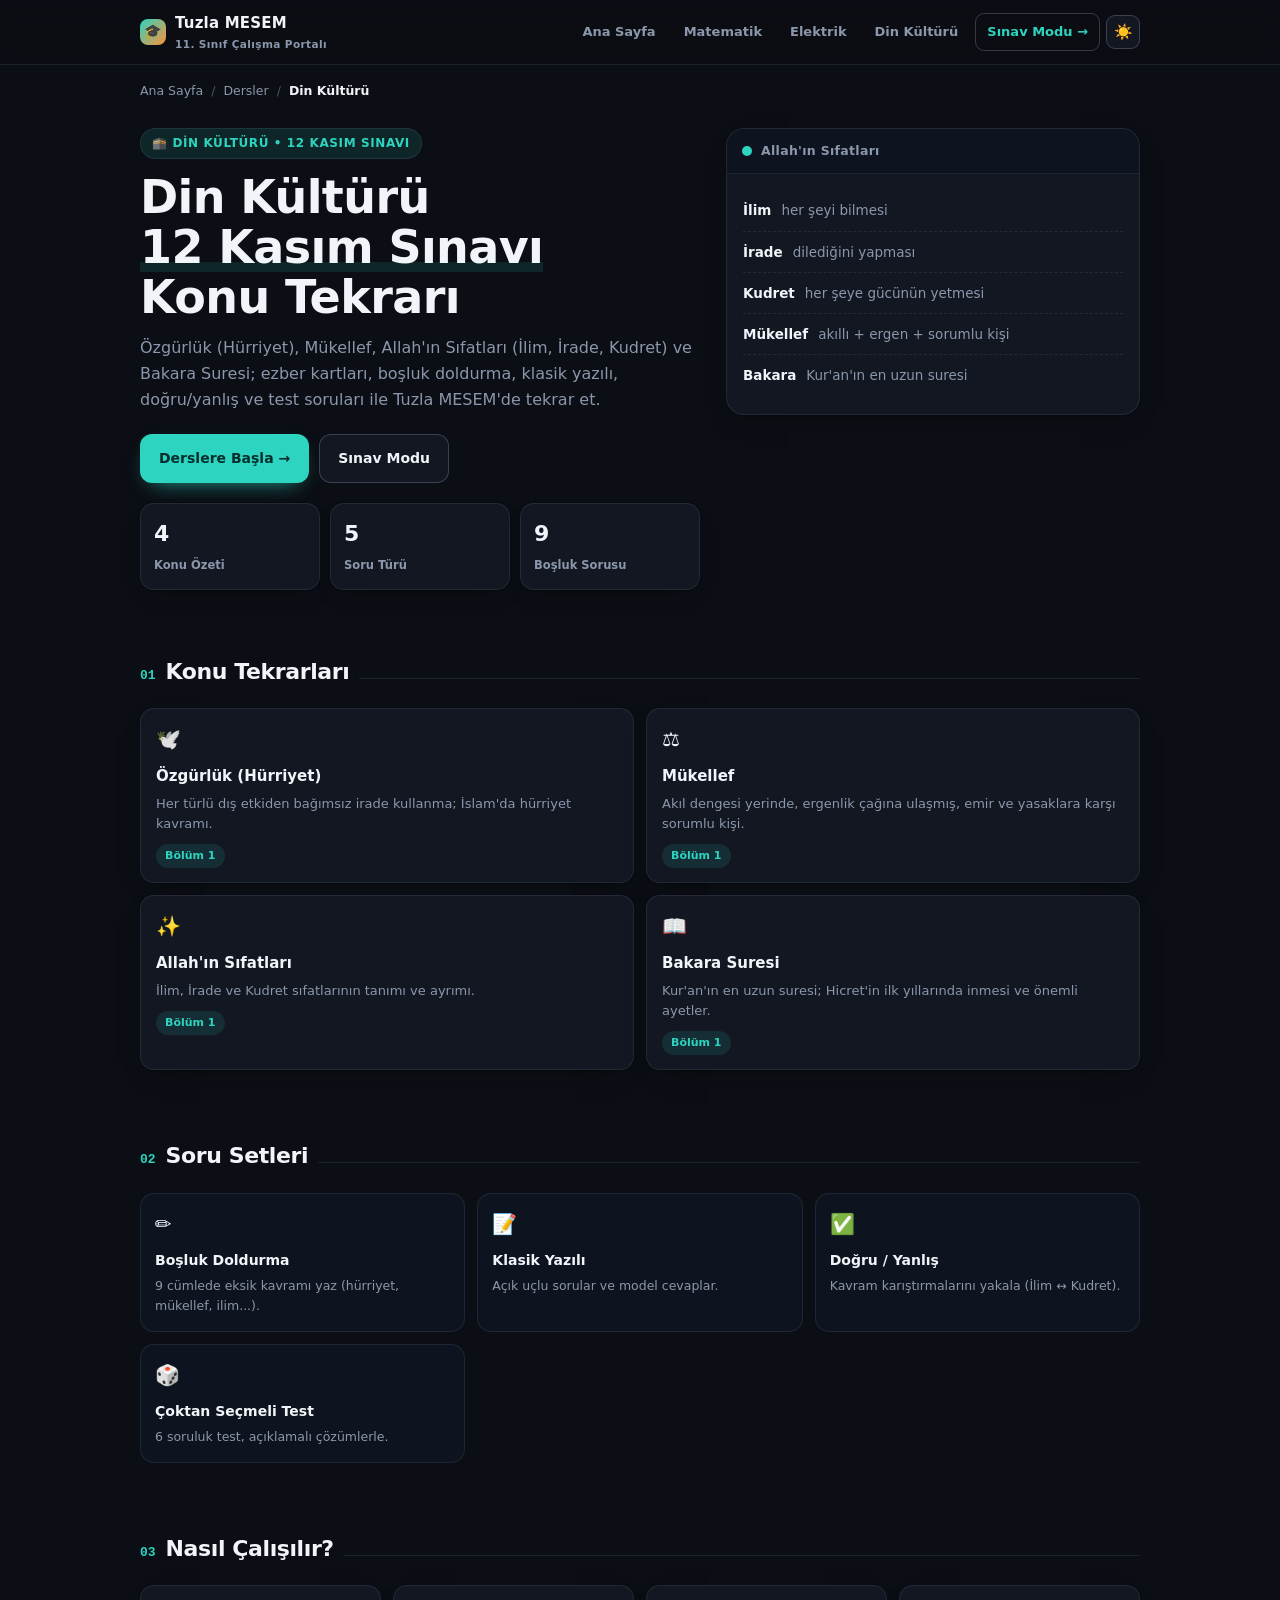
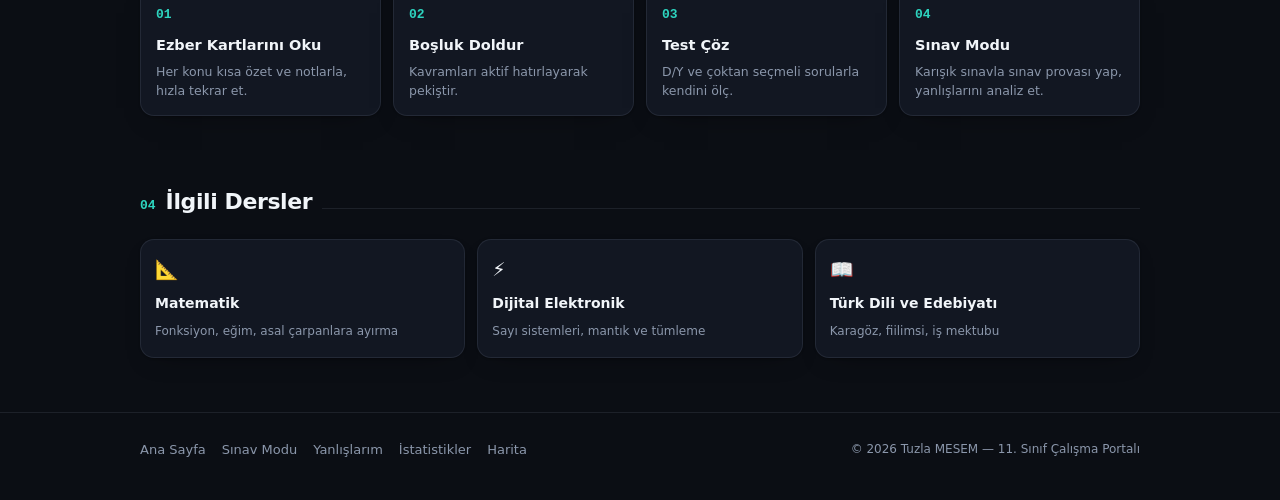
<file: dersler/din-kulturu/index.html>
<!DOCTYPE html>
<html lang="tr" data-theme="dark">
<head>
<meta charset="UTF-8">
<meta name="viewport" content="width=device-width, initial-scale=1.0">
<title>11. Sınıf Din Kültürü 12 Kasım Sınavı Konu Tekrarı | Tuzla MESEM</title>
<meta name="description" content="11. Sınıf Din Kültürü 12 Kasım sınavına hazırlık: Özgürlük (Hürriyet), Mükellef, Allah'ın Sıfatları (İlim, İrade, Kudret) ve Bakara Suresi. Konu tekrarları, boşluk doldurma, klasik yazılı, D/Y ve test soruları Tuzla MESEM'de.">
<link rel="canonical" href="https://tmesem-sinav.xyz/dersler/din-kulturu/">
<meta property="og:type" content="website">
<meta property="og:title" content="11. Sınıf Din Kültürü 12 Kasım Sınavı | Tuzla MESEM">
<meta property="og:description" content="Hürriyet, Mükellef, Allah'ın Sıfatları ve Bakara Suresi. Konu tekrarları ve soru setleri.">
<meta property="og:url" content="https://tmesem-sinav.xyz/dersler/din-kulturu/">
<meta property="og:image" content="https://tmesem-sinav.xyz/og-image.png">
<meta property="og:locale" content="tr_TR">
<meta name="twitter:card" content="summary_large_image">
<meta name="twitter:title" content="11. Sınıf Din Kültürü 12 Kasım Sınavı | Tuzla MESEM">
<meta name="twitter:description" content="Hürriyet, Mükellef, Allah'ın Sıfatları ve Bakara Suresi konu tekrarları.">
<meta name="twitter:image" content="https://tmesem-sinav.xyz/og-image.png">
<link rel="icon" href="../../favicon.ico" sizes="32x32 48x48">
<link rel="icon" type="image/svg+xml" href="../../favicon.svg">
<link rel="apple-touch-icon" href="../../apple-touch-icon.png">
<link rel="stylesheet" href="../landing.css">
<script type="application/ld+json">
{"@context":"https://schema.org","@type":"Course","name":"11. Sınıf Din Kültürü (12 Kasım)","description":"Özgürlük, Mükellef, Allah'ın Sıfatları ve Bakara Suresi konu tekrarları.","provider":{"@type":"Organization","name":"Tuzla MESEM"},"teaches":"Hürriyet, Mükellef, Allah'ın Sıfatları (İlim, İrade, Kudret), Bakara Suresi","inLanguage":"tr"}
</script>
<script>try{var t=localStorage.getItem('mesem-theme');if(t==='light'||t==='dark')document.documentElement.setAttribute('data-theme',t);}catch(e){}</script>
<style>:root{--accent:#2dd4bf;--accent-t:rgba(45,212,191,.12);--accent-ink:#042f2e}</style>
</head>
<body>
<header class="lbar">
  <div class="lbar-in">
    <a class="lbrand" href="/"><span class="mk">🎓</span><span>Tuzla MESEM<small>11. Sınıf Çalışma Portalı</small></span></a>
    <nav class="lnav">
      <a href="/">Ana Sayfa</a>
      <a href="/dersler/matematik/">Matematik</a>
      <a href="/dersler/elektrik/">Elektrik</a>
      <a href="/dersler/din-kulturu/">Din Kültürü</a>
      <a href="/#sinav" class="go">Sınav Modu →</a>
      <button class="lthm" onclick="var r=document.documentElement;r.setAttribute('data-theme',r.getAttribute('data-theme')==='dark'?'light':'dark');try{localStorage.setItem('mesem-theme',r.getAttribute('data-theme'))}catch(e){}" aria-label="Tema">☀️</button>
    </nav>
  </div>
</header>

<main class="wrap">
  <nav class="crumbs" aria-label="Breadcrumb">
    <a href="/">Ana Sayfa</a><span class="sep">/</span><a href="/#dersler">Dersler</a><span class="sep">/</span><span class="cur">Din Kültürü</span>
  </nav>

  <section class="cover">
    <div class="cover-grid">
      <div>
        <span class="tag">🕋 Din Kültürü • 12 Kasım Sınavı</span>
        <h1>Din Kültürü <span class="u">12 Kasım Sınavı</span> Konu Tekrarı</h1>
        <p class="lead">Özgürlük (Hürriyet), Mükellef, Allah'ın Sıfatları (İlim, İrade, Kudret) ve Bakara Suresi; ezber kartları, boşluk doldurma, klasik yazılı, doğru/yanlış ve test soruları ile Tuzla MESEM'de tekrar et.</p>
        <div class="cta-row">
          <a class="btn btn-p" href="/#din">Derslere Başla →</a>
          <a class="btn btn-g" href="/#sinav">Sınav Modu</a>
        </div>
        <div class="stats">
          <div class="stat"><b>4</b><span>Konu Özeti</span></div>
          <div class="stat"><b>5</b><span>Soru Türü</span></div>
          <div class="stat"><b>9</b><span>Boşluk Sorusu</span></div>
        </div>
      </div>
      <aside class="board" aria-label="Sıfatlar özet">
        <div class="board-hd"><span class="dot" style="background:#2dd4bf"></span><span>Allah'ın Sıfatları</span></div>
        <div class="board-bd">
          <div class="row"><span class="k">İlim</span><span class="v">her şeyi bilmesi</span></div>
          <div class="row"><span class="k">İrade</span><span class="v">dilediğini yapması</span></div>
          <div class="row"><span class="k">Kudret</span><span class="v">her şeye gücünün yetmesi</span></div>
          <div class="row"><span class="k">Mükellef</span><span class="v">akıllı + ergen + sorumlu kişi</span></div>
          <div class="row"><span class="k">Bakara</span><span class="v">Kur'an'ın en uzun suresi</span></div>
        </div>
      </aside>
    </div>
  </section>

  <section class="sec">
    <div class="sec-ttl"><span class="n">01</span><h2>Konu Tekrarları</h2><span class="ln"></span></div>
    <div class="topics">
      <a class="topic" href="/#din"><div class="ti">🕊️</div><h3>Özgürlük (Hürriyet)</h3><p>Her türlü dış etkiden bağımsız irade kullanma; İslam'da hürriyet kavramı.</p><span class="chip">Bölüm 1</span></a>
      <a class="topic" href="/#din"><div class="ti">⚖️</div><h3>Mükellef</h3><p>Akıl dengesi yerinde, ergenlik çağına ulaşmış, emir ve yasaklara karşı sorumlu kişi.</p><span class="chip">Bölüm 1</span></a>
      <a class="topic" href="/#din"><div class="ti">✨</div><h3>Allah'ın Sıfatları</h3><p>İlim, İrade ve Kudret sıfatlarının tanımı ve ayrımı.</p><span class="chip">Bölüm 1</span></a>
      <a class="topic" href="/#din"><div class="ti">📖</div><h3>Bakara Suresi</h3><p>Kur'an'ın en uzun suresi; Hicret'in ilk yıllarında inmesi ve önemli ayetler.</p><span class="chip">Bölüm 1</span></a>
    </div>
  </section>

  <section class="sec">
    <div class="sec-ttl"><span class="n">02</span><h2>Soru Setleri</h2><span class="ln"></span></div>
    <div class="tools">
      <a class="tool" href="/#din"><div class="ti">✏️</div><h3>Boşluk Doldurma</h3><p>9 cümlede eksik kavramı yaz (hürriyet, mükellef, ilim...).</p></a>
      <a class="tool" href="/#din"><div class="ti">📝</div><h3>Klasik Yazılı</h3><p>Açık uçlu sorular ve model cevaplar.</p></a>
      <a class="tool" href="/#din"><div class="ti">✅</div><h3>Doğru / Yanlış</h3><p>Kavram karıştırmalarını yakala (İlim ↔ Kudret).</p></a>
      <a class="tool" href="/#din"><div class="ti">🎲</div><h3>Çoktan Seçmeli Test</h3><p>6 soruluk test, açıklamalı çözümlerle.</p></a>
    </div>
  </section>

  <section class="sec">
    <div class="sec-ttl"><span class="n">03</span><h2>Nasıl Çalışılır?</h2><span class="ln"></span></div>
    <div class="steps">
      <div class="step"><h3>Ezber Kartlarını Oku</h3><p>Her konu kısa özet ve notlarla, hızla tekrar et.</p></div>
      <div class="step"><h3>Boşluk Doldur</h3><p>Kavramları aktif hatırlayarak pekiştir.</p></div>
      <div class="step"><h3>Test Çöz</h3><p>D/Y ve çoktan seçmeli sorularla kendini ölç.</p></div>
      <div class="step"><h3>Sınav Modu</h3><p>Karışık sınavla sınav provası yap, yanlışlarını analiz et.</p></div>
    </div>
  </section>

  <section class="sec">
    <div class="sec-ttl"><span class="n">04</span><h2>İlgili Dersler</h2><span class="ln"></span></div>
    <div class="rel">
      <a href="/dersler/matematik/"><div class="ri">📐</div><b>Matematik</b><span>Fonksiyon, eğim, asal çarpanlara ayırma</span></a>
      <a href="/dersler/elektrik/"><div class="ri">⚡</div><b>Dijital Elektronik</b><span>Sayı sistemleri, mantık ve tümleme</span></a>
      <a href="/dersler/turk-dili-ve-edebiyati/"><div class="ri">📖</div><b>Türk Dili ve Edebiyatı</b><span>Karagöz, fiilimsi, iş mektubu</span></a>
    </div>
  </section>
</main>

<footer class="lfoot">
  <div class="wrap lfoot-in">
    <div class="fl">
      <a href="/">Ana Sayfa</a>
      <a href="/#sinav">Sınav Modu</a>
      <a href="/#yanlis">Yanlışlarım</a>
      <a href="/#istatistik">İstatistikler</a>
      <a href="/sitemap.xml">Harita</a>
    </div>
    <div class="cr">© 2026 Tuzla MESEM — 11. Sınıf Çalışma Portalı</div>
  </div>
</footer>
</body>
</html>
</file>
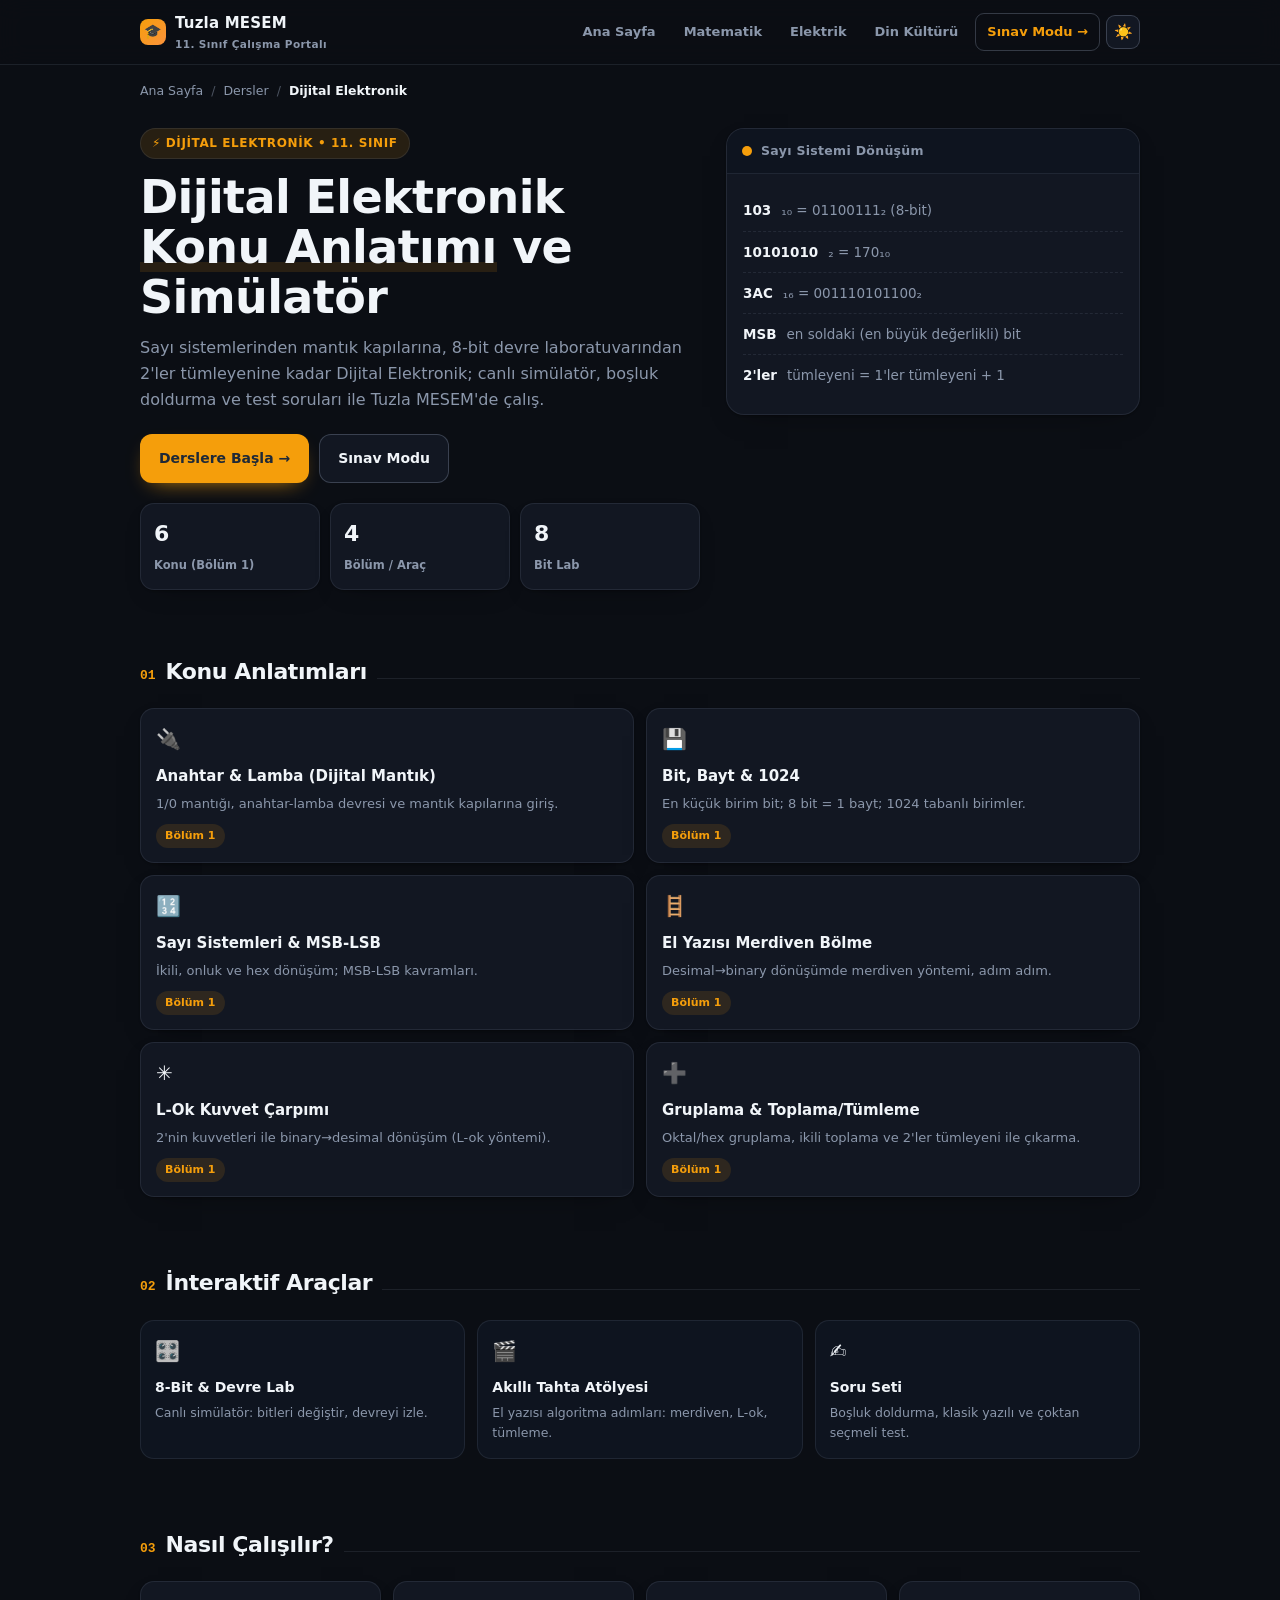
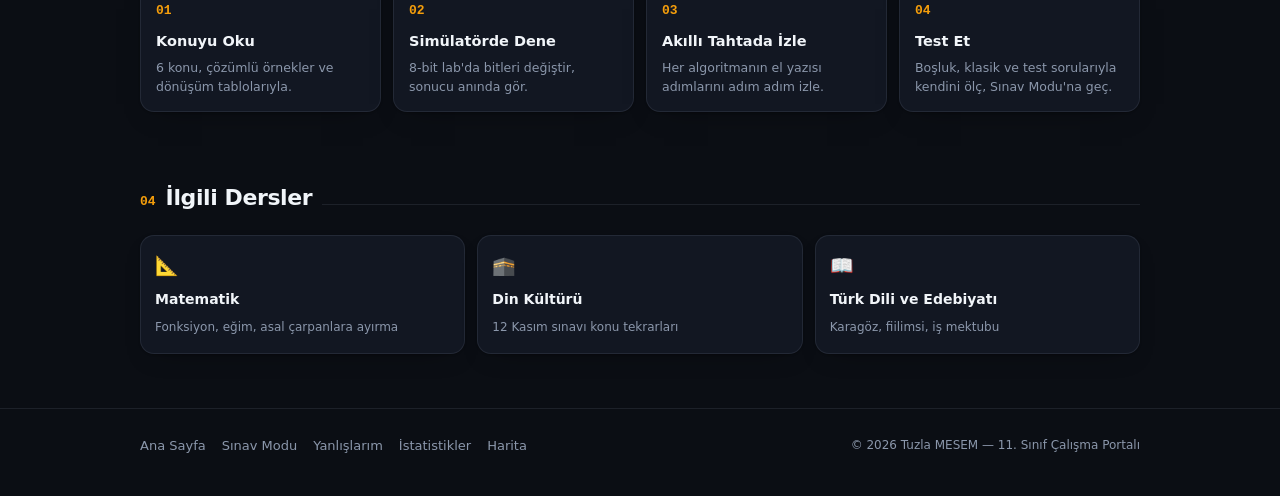
<file: dersler/elektrik/index.html>
<!DOCTYPE html>
<html lang="tr" data-theme="dark">
<head>
<meta charset="UTF-8">
<meta name="viewport" content="width=device-width, initial-scale=1.0">
<title>11. Sınıf Dijital Elektronik Konu Anlatımı ve Sınav Hazırlık | Tuzla MESEM</title>
<meta name="description" content="11. Sınıf Dijital Elektronik: sayı sistemleri (ikili, onluk, hex), bit-bayt, MSB-LSB, mantık kapıları, 8-bit devre lab ve 2'ler tümleyeni. Adım adım konu anlatımı, canlı simülatör ve soru seti ile Tuzla MESEM'de Elektronik'e hazırlan.">
<link rel="canonical" href="https://tmesem-sinav.xyz/dersler/elektrik/">
<meta property="og:type" content="website">
<meta property="og:title" content="11. Sınıf Dijital Elektronik Konu Anlatımı | Tuzla MESEM">
<meta property="og:description" content="Sayı sistemleri, mantık kapıları, 8-bit devre lab ve 2'ler tümleyeni. Canlı simülatör ve soru seti.">
<meta property="og:url" content="https://tmesem-sinav.xyz/dersler/elektrik/">
<meta property="og:image" content="https://tmesem-sinav.xyz/og-image.png">
<meta property="og:locale" content="tr_TR">
<meta name="twitter:card" content="summary_large_image">
<meta name="twitter:title" content="11. Sınıf Dijital Elektronik | Tuzla MESEM">
<meta name="twitter:description" content="Sayı sistemleri, mantık kapıları, 8-bit devre lab ve 2'ler tümleyeni.">
<meta name="twitter:image" content="https://tmesem-sinav.xyz/og-image.png">
<link rel="icon" href="../../favicon.ico" sizes="32x32 48x48">
<link rel="icon" type="image/svg+xml" href="../../favicon.svg">
<link rel="apple-touch-icon" href="../../apple-touch-icon.png">
<link rel="stylesheet" href="../landing.css">
<script type="application/ld+json">
{"@context":"https://schema.org","@type":"Course","name":"11. Sınıf Dijital Elektronik","description":"Sayı sistemleri, mantık kapıları, 8-bit devre lab ve 2'ler tümleyeni.","provider":{"@type":"Organization","name":"Tuzla MESEM"},"teaches":"Sayı sistemleri, bit-bayt, MSB-LSB, mantık kapıları, 8-bit devre, 2'ler tümleyeni","inLanguage":"tr"}
</script>
<script>try{var t=localStorage.getItem('mesem-theme');if(t==='light'||t==='dark')document.documentElement.setAttribute('data-theme',t);}catch(e){}</script>
<style>:root{--accent:#f59e0b;--accent-t:rgba(245,158,11,.12)}</style>
</head>
<body>
<header class="lbar">
  <div class="lbar-in">
    <a class="lbrand" href="/"><span class="mk">🎓</span><span>Tuzla MESEM<small>11. Sınıf Çalışma Portalı</small></span></a>
    <nav class="lnav">
      <a href="/">Ana Sayfa</a>
      <a href="/dersler/matematik/">Matematik</a>
      <a href="/dersler/elektrik/">Elektrik</a>
      <a href="/dersler/din-kulturu/">Din Kültürü</a>
      <a href="/#sinav" class="go">Sınav Modu →</a>
      <button class="lthm" onclick="var r=document.documentElement;r.setAttribute('data-theme',r.getAttribute('data-theme')==='dark'?'light':'dark');try{localStorage.setItem('mesem-theme',r.getAttribute('data-theme'))}catch(e){}" aria-label="Tema">☀️</button>
    </nav>
  </div>
</header>

<main class="wrap">
  <nav class="crumbs" aria-label="Breadcrumb">
    <a href="/">Ana Sayfa</a><span class="sep">/</span><a href="/#dersler">Dersler</a><span class="sep">/</span><span class="cur">Dijital Elektronik</span>
  </nav>

  <section class="cover">
    <div class="cover-grid">
      <div>
        <span class="tag">⚡ Dijital Elektronik • 11. Sınıf</span>
        <h1>Dijital Elektronik <span class="u">Konu Anlatımı</span> ve Simülatör</h1>
        <p class="lead">Sayı sistemlerinden mantık kapılarına, 8-bit devre laboratuvarından 2'ler tümleyenine kadar Dijital Elektronik; canlı simülatör, boşluk doldurma ve test soruları ile Tuzla MESEM'de çalış.</p>
        <div class="cta-row">
          <a class="btn btn-p" href="/#elec">Derslere Başla →</a>
          <a class="btn btn-g" href="/#sinav">Sınav Modu</a>
        </div>
        <div class="stats">
          <div class="stat"><b>6</b><span>Konu (Bölüm 1)</span></div>
          <div class="stat"><b>4</b><span>Bölüm / Araç</span></div>
          <div class="stat"><b>8</b><span>Bit Lab</span></div>
        </div>
      </div>
      <aside class="board" aria-label="Sayı sistemi özet">
        <div class="board-hd"><span class="dot" style="background:#f59e0b"></span><span>Sayı Sistemi Dönüşüm</span></div>
        <div class="board-bd">
          <div class="row"><span class="k">103</span><span class="v">₁₀  =  01100111₂  (8-bit)</span></div>
          <div class="row"><span class="k">10101010</span><span class="v">₂  =  170₁₀</span></div>
          <div class="row"><span class="k">3AC</span><span class="v">₁₆  =  001110101100₂</span></div>
          <div class="row"><span class="k">MSB</span><span class="v">en soldaki (en büyük değerlikli) bit</span></div>
          <div class="row"><span class="k">2'ler</span><span class="v">tümleyeni = 1'ler tümleyeni + 1</span></div>
        </div>
      </aside>
    </div>
  </section>

  <section class="sec">
    <div class="sec-ttl"><span class="n">01</span><h2>Konu Anlatımları</h2><span class="ln"></span></div>
    <div class="topics">
      <a class="topic" href="/#elec"><div class="ti">🔌</div><h3>Anahtar & Lamba (Dijital Mantık)</h3><p>1/0 mantığı, anahtar-lamba devresi ve mantık kapılarına giriş.</p><span class="chip">Bölüm 1</span></a>
      <a class="topic" href="/#elec"><div class="ti">💾</div><h3>Bit, Bayt & 1024</h3><p>En küçük birim bit; 8 bit = 1 bayt; 1024 tabanlı birimler.</p><span class="chip">Bölüm 1</span></a>
      <a class="topic" href="/#elec"><div class="ti">🔢</div><h3>Sayı Sistemleri & MSB-LSB</h3><p>İkili, onluk ve hex dönüşüm; MSB-LSB kavramları.</p><span class="chip">Bölüm 1</span></a>
      <a class="topic" href="/#elec"><div class="ti">🪜</div><h3>El Yazısı Merdiven Bölme</h3><p>Desimal→binary dönüşümde merdiven yöntemi, adım adım.</p><span class="chip">Bölüm 1</span></a>
      <a class="topic" href="/#elec"><div class="ti">✳️</div><h3>L-Ok Kuvvet Çarpımı</h3><p>2'nin kuvvetleri ile binary→desimal dönüşüm (L-ok yöntemi).</p><span class="chip">Bölüm 1</span></a>
      <a class="topic" href="/#elec"><div class="ti">➕</div><h3>Gruplama & Toplama/Tümleme</h3><p>Oktal/hex gruplama, ikili toplama ve 2'ler tümleyeni ile çıkarma.</p><span class="chip">Bölüm 1</span></a>
    </div>
  </section>

  <section class="sec">
    <div class="sec-ttl"><span class="n">02</span><h2>İnteraktif Araçlar</h2><span class="ln"></span></div>
    <div class="tools">
      <a class="tool" href="/#elec"><div class="ti">🎛️</div><h3>8-Bit & Devre Lab</h3><p>Canlı simülatör: bitleri değiştir, devreyi izle.</p></a>
      <a class="tool" href="/#elec"><div class="ti">🎬</div><h3>Akıllı Tahta Atölyesi</h3><p>El yazısı algoritma adımları: merdiven, L-ok, tümleme.</p></a>
      <a class="tool" href="/#elec"><div class="ti">✍️</div><h3>Soru Seti</h3><p>Boşluk doldurma, klasik yazılı ve çoktan seçmeli test.</p></a>
    </div>
  </section>

  <section class="sec">
    <div class="sec-ttl"><span class="n">03</span><h2>Nasıl Çalışılır?</h2><span class="ln"></span></div>
    <div class="steps">
      <div class="step"><h3>Konuyu Oku</h3><p>6 konu, çözümlü örnekler ve dönüşüm tablolarıyla.</p></div>
      <div class="step"><h3>Simülatörde Dene</h3><p>8-bit lab'da bitleri değiştir, sonucu anında gör.</p></div>
      <div class="step"><h3>Akıllı Tahtada İzle</h3><p>Her algoritmanın el yazısı adımlarını adım adım izle.</p></div>
      <div class="step"><h3>Test Et</h3><p>Boşluk, klasik ve test sorularıyla kendini ölç, Sınav Modu'na geç.</p></div>
    </div>
  </section>

  <section class="sec">
    <div class="sec-ttl"><span class="n">04</span><h2>İlgili Dersler</h2><span class="ln"></span></div>
    <div class="rel">
      <a href="/dersler/matematik/"><div class="ri">📐</div><b>Matematik</b><span>Fonksiyon, eğim, asal çarpanlara ayırma</span></a>
      <a href="/dersler/din-kulturu/"><div class="ri">🕋</div><b>Din Kültürü</b><span>12 Kasım sınavı konu tekrarları</span></a>
      <a href="/dersler/turk-dili-ve-edebiyati/"><div class="ri">📖</div><b>Türk Dili ve Edebiyatı</b><span>Karagöz, fiilimsi, iş mektubu</span></a>
    </div>
  </section>
</main>

<footer class="lfoot">
  <div class="wrap lfoot-in">
    <div class="fl">
      <a href="/">Ana Sayfa</a>
      <a href="/#sinav">Sınav Modu</a>
      <a href="/#yanlis">Yanlışlarım</a>
      <a href="/#istatistik">İstatistikler</a>
      <a href="/sitemap.xml">Harita</a>
    </div>
    <div class="cr">© 2026 Tuzla MESEM — 11. Sınıf Çalışma Portalı</div>
  </div>
</footer>
</body>
</html>
</file>
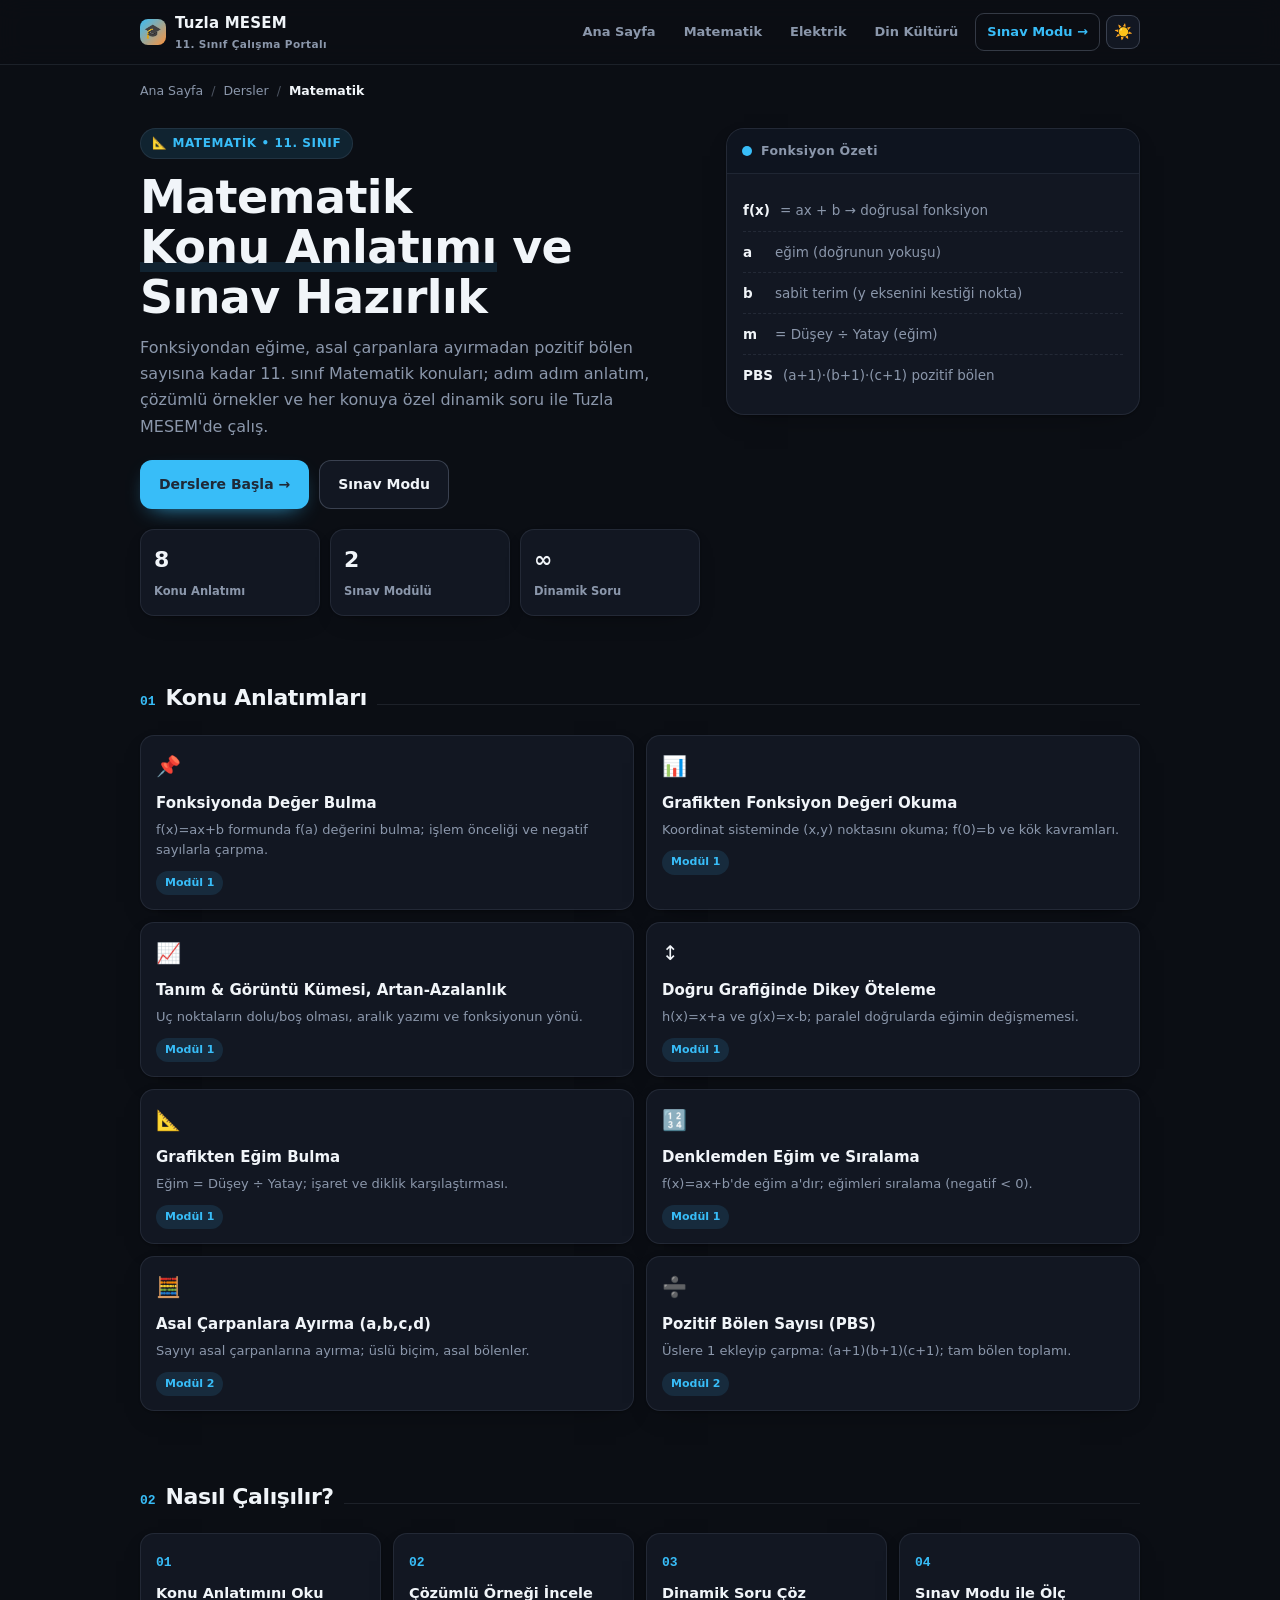
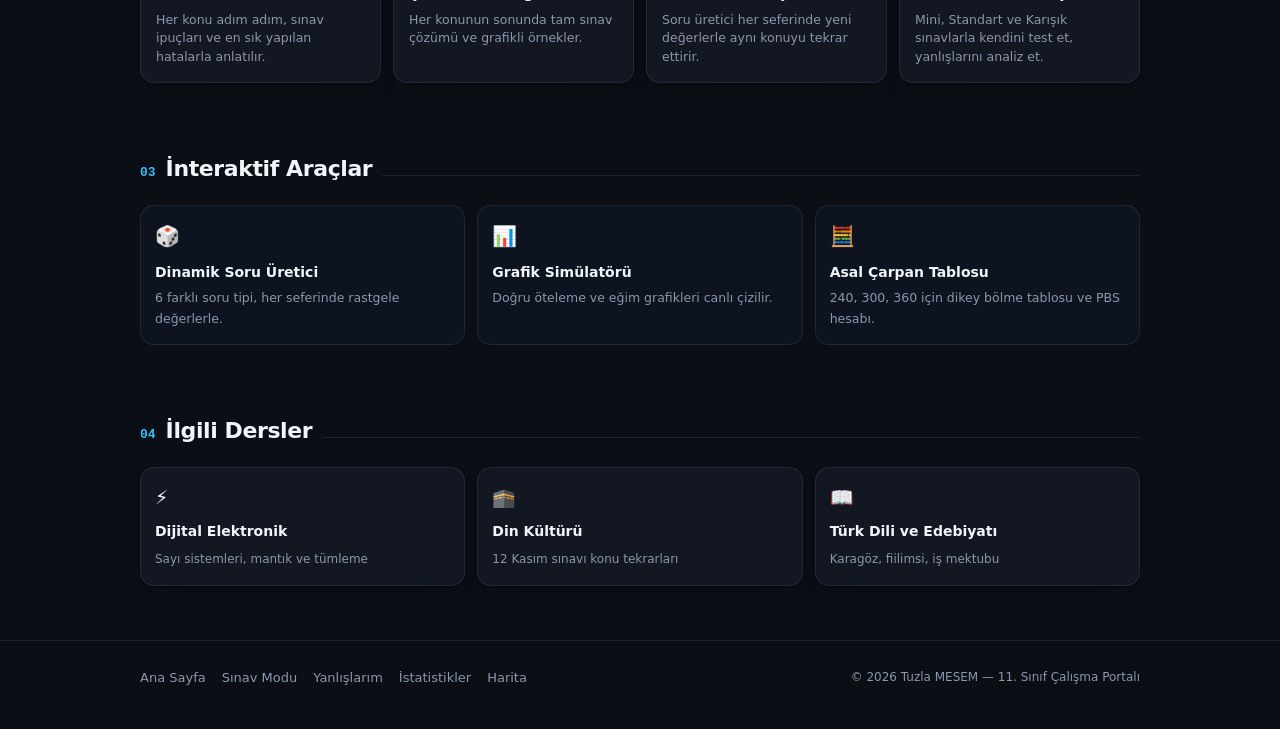
<file: dersler/matematik/index.html>
<!DOCTYPE html>
<html lang="tr" data-theme="dark">
<head>
<meta charset="UTF-8">
<meta name="viewport" content="width=device-width, initial-scale=1.0">
<title>11. Sınıf Matematik Konu Anlatımı ve Sınav Hazırlık | Tuzla MESEM</title>
<meta name="description" content="11. Sınıf Matematik: fonksiyon, grafikten değer okuma, eğim, asal çarpanlara ayırma ve bölen sayısı konuları. Adım adım konu anlatımı, çözümlü örnekler, dinamik soru üretici ve sınav modu ile Tuzla MESEM'de Matematik'e hazırlan.">
<link rel="canonical" href="https://tmesem-sinav.xyz/dersler/matematik/">
<meta property="og:type" content="website">
<meta property="og:title" content="11. Sınıf Matematik Konu Anlatımı ve Sınav Hazırlık | Tuzla MESEM">
<meta property="og:description" content="Fonksiyon, eğim, asal çarpanlara ayırma ve bölen sayısı. Adım adım anlatım, çözümlü örnekler ve dinamik soru üretici.">
<meta property="og:url" content="https://tmesem-sinav.xyz/dersler/matematik/">
<meta property="og:image" content="https://tmesem-sinav.xyz/og-image.png">
<meta property="og:locale" content="tr_TR">
<meta name="twitter:card" content="summary_large_image">
<meta name="twitter:title" content="11. Sınıf Matematik Konu Anlatımı | Tuzla MESEM">
<meta name="twitter:description" content="Fonksiyon, eğim, asal çarpanlara ayırma ve bölen sayısı. Adım adım anlatım ve dinamik soru üretici.">
<meta name="twitter:image" content="https://tmesem-sinav.xyz/og-image.png">
<link rel="icon" href="../../favicon.ico" sizes="32x32 48x48">
<link rel="icon" type="image/svg+xml" href="../../favicon.svg">
<link rel="apple-touch-icon" href="../../apple-touch-icon.png">
<link rel="stylesheet" href="../landing.css">
<script type="application/ld+json">
{"@context":"https://schema.org","@type":"Course","name":"11. Sınıf Matematik","description":"Fonksiyon, grafik, eğim, asal çarpanlara ayırma ve bölen sayısı konuları.","provider":{"@type":"Organization","name":"Tuzla MESEM"},"teaches":"Fonksiyon, grafikten değer okuma, eğim, asal çarpanlara ayırma, pozitif bölen sayısı","inLanguage":"tr"}
</script>
<script>try{var t=localStorage.getItem('mesem-theme');if(t==='light'||t==='dark')document.documentElement.setAttribute('data-theme',t);}catch(e){}</script>
<style>:root{--accent:#38bdf8;--accent-t:rgba(56,189,248,.12)}</style>
</head>
<body>
<header class="lbar">
  <div class="lbar-in">
    <a class="lbrand" href="/"><span class="mk">🎓</span><span>Tuzla MESEM<small>11. Sınıf Çalışma Portalı</small></span></a>
    <nav class="lnav">
      <a href="/">Ana Sayfa</a>
      <a href="/dersler/matematik/">Matematik</a>
      <a href="/dersler/elektrik/">Elektrik</a>
      <a href="/dersler/din-kulturu/">Din Kültürü</a>
      <a href="/#sinav" class="go">Sınav Modu →</a>
      <button class="lthm" onclick="var r=document.documentElement;r.setAttribute('data-theme',r.getAttribute('data-theme')==='dark'?'light':'dark');try{localStorage.setItem('mesem-theme',r.getAttribute('data-theme'))}catch(e){}" aria-label="Tema">☀️</button>
    </nav>
  </div>
</header>

<main class="wrap">
  <nav class="crumbs" aria-label="Breadcrumb">
    <a href="/">Ana Sayfa</a><span class="sep">/</span><a href="/#dersler">Dersler</a><span class="sep">/</span><span class="cur">Matematik</span>
  </nav>

  <section class="cover">
    <div class="cover-grid">
      <div>
        <span class="tag">📐 Matematik • 11. Sınıf</span>
        <h1>Matematik <span class="u">Konu Anlatımı</span> ve Sınav Hazırlık</h1>
        <p class="lead">Fonksiyondan eğime, asal çarpanlara ayırmadan pozitif bölen sayısına kadar 11. sınıf Matematik konuları; adım adım anlatım, çözümlü örnekler ve her konuya özel dinamik soru ile Tuzla MESEM'de çalış.</p>
        <div class="cta-row">
          <a class="btn btn-p" href="/#math">Derslere Başla →</a>
          <a class="btn btn-g" href="/#sinav">Sınav Modu</a>
        </div>
        <div class="stats">
          <div class="stat"><b>8</b><span>Konu Anlatımı</span></div>
          <div class="stat"><b>2</b><span>Sınav Modülü</span></div>
          <div class="stat"><b>∞</b><span>Dinamik Soru</span></div>
        </div>
      </div>
      <aside class="board" aria-label="Matematik özet">
        <div class="board-hd"><span class="dot" style="background:#38bdf8"></span><span>Fonksiyon Özeti</span></div>
        <div class="board-bd">
          <div class="row"><span class="k">f(x)</span><span class="v">= ax + b  →  doğrusal fonksiyon</span></div>
          <div class="row"><span class="k">a</span><span class="v">eğim (doğrunun yokuşu)</span></div>
          <div class="row"><span class="k">b</span><span class="v">sabit terim (y eksenini kestiği nokta)</span></div>
          <div class="row"><span class="k">m</span><span class="v">= Düşey ÷ Yatay (eğim)</span></div>
          <div class="row"><span class="k">PBS</span><span class="v">(a+1)·(b+1)·(c+1) pozitif bölen</span></div>
        </div>
      </aside>
    </div>
  </section>

  <section class="sec">
    <div class="sec-ttl"><span class="n">01</span><h2>Konu Anlatımları</h2><span class="ln"></span></div>
    <div class="topics">
      <a class="topic" href="/#math"><div class="ti">📌</div><h3>Fonksiyonda Değer Bulma</h3><p>f(x)=ax+b formunda f(a) değerini bulma; işlem önceliği ve negatif sayılarla çarpma.</p><span class="chip">Modül 1</span></a>
      <a class="topic" href="/#math"><div class="ti">📊</div><h3>Grafikten Fonksiyon Değeri Okuma</h3><p>Koordinat sisteminde (x,y) noktasını okuma; f(0)=b ve kök kavramları.</p><span class="chip">Modül 1</span></a>
      <a class="topic" href="/#math"><div class="ti">📈</div><h3>Tanım & Görüntü Kümesi, Artan-Azalanlık</h3><p>Uç noktaların dolu/boş olması, aralık yazımı ve fonksiyonun yönü.</p><span class="chip">Modül 1</span></a>
      <a class="topic" href="/#math"><div class="ti">↕️</div><h3>Doğru Grafiğinde Dikey Öteleme</h3><p>h(x)=x+a ve g(x)=x-b; paralel doğrularda eğimin değişmemesi.</p><span class="chip">Modül 1</span></a>
      <a class="topic" href="/#math"><div class="ti">📐</div><h3>Grafikten Eğim Bulma</h3><p>Eğim = Düşey ÷ Yatay; işaret ve diklik karşılaştırması.</p><span class="chip">Modül 1</span></a>
      <a class="topic" href="/#math"><div class="ti">🔢</div><h3>Denklemden Eğim ve Sıralama</h3><p>f(x)=ax+b'de eğim a'dır; eğimleri sıralama (negatif &lt; 0).</p><span class="chip">Modül 1</span></a>
      <a class="topic" href="/#math"><div class="ti">🧮</div><h3>Asal Çarpanlara Ayırma (a,b,c,d)</h3><p>Sayıyı asal çarpanlarına ayırma; üslü biçim, asal bölenler.</p><span class="chip">Modül 2</span></a>
      <a class="topic" href="/#math"><div class="ti">➗</div><h3>Pozitif Bölen Sayısı (PBS)</h3><p>Üslere 1 ekleyip çarpma: (a+1)(b+1)(c+1); tam bölen toplamı.</p><span class="chip">Modül 2</span></a>
    </div>
  </section>

  <section class="sec">
    <div class="sec-ttl"><span class="n">02</span><h2>Nasıl Çalışılır?</h2><span class="ln"></span></div>
    <div class="steps">
      <div class="step"><h3>Konu Anlatımını Oku</h3><p>Her konu adım adım, sınav ipuçları ve en sık yapılan hatalarla anlatılır.</p></div>
      <div class="step"><h3>Çözümlü Örneği İncele</h3><p>Her konunun sonunda tam sınav çözümü ve grafikli örnekler.</p></div>
      <div class="step"><h3>Dinamik Soru Çöz</h3><p>Soru üretici her seferinde yeni değerlerle aynı konuyu tekrar ettirir.</p></div>
      <div class="step"><h3>Sınav Modu ile Ölç</h3><p>Mini, Standart ve Karışık sınavlarla kendini test et, yanlışlarını analiz et.</p></div>
    </div>
  </section>

  <section class="sec">
    <div class="sec-ttl"><span class="n">03</span><h2>İnteraktif Araçlar</h2><span class="ln"></span></div>
    <div class="tools">
      <a class="tool" href="/#math"><div class="ti">🎲</div><h3>Dinamik Soru Üretici</h3><p>6 farklı soru tipi, her seferinde rastgele değerlerle.</p></a>
      <a class="tool" href="/#math"><div class="ti">📊</div><h3>Grafik Simülatörü</h3><p>Doğru öteleme ve eğim grafikleri canlı çizilir.</p></a>
      <a class="tool" href="/#math"><div class="ti">🧮</div><h3>Asal Çarpan Tablosu</h3><p>240, 300, 360 için dikey bölme tablosu ve PBS hesabı.</p></a>
    </div>
  </section>

  <section class="sec">
    <div class="sec-ttl"><span class="n">04</span><h2>İlgili Dersler</h2><span class="ln"></span></div>
    <div class="rel">
      <a href="/dersler/elektrik/"><div class="ri">⚡</div><b>Dijital Elektronik</b><span>Sayı sistemleri, mantık ve tümleme</span></a>
      <a href="/dersler/din-kulturu/"><div class="ri">🕋</div><b>Din Kültürü</b><span>12 Kasım sınavı konu tekrarları</span></a>
      <a href="/dersler/turk-dili-ve-edebiyati/"><div class="ri">📖</div><b>Türk Dili ve Edebiyatı</b><span>Karagöz, fiilimsi, iş mektubu</span></a>
    </div>
  </section>
</main>

<footer class="lfoot">
  <div class="wrap lfoot-in">
    <div class="fl">
      <a href="/">Ana Sayfa</a>
      <a href="/#sinav">Sınav Modu</a>
      <a href="/#yanlis">Yanlışlarım</a>
      <a href="/#istatistik">İstatistikler</a>
      <a href="/sitemap.xml">Harita</a>
    </div>
    <div class="cr">© 2026 Tuzla MESEM — 11. Sınıf Çalışma Portalı</div>
  </div>
</footer>
</body>
</html>
</file>
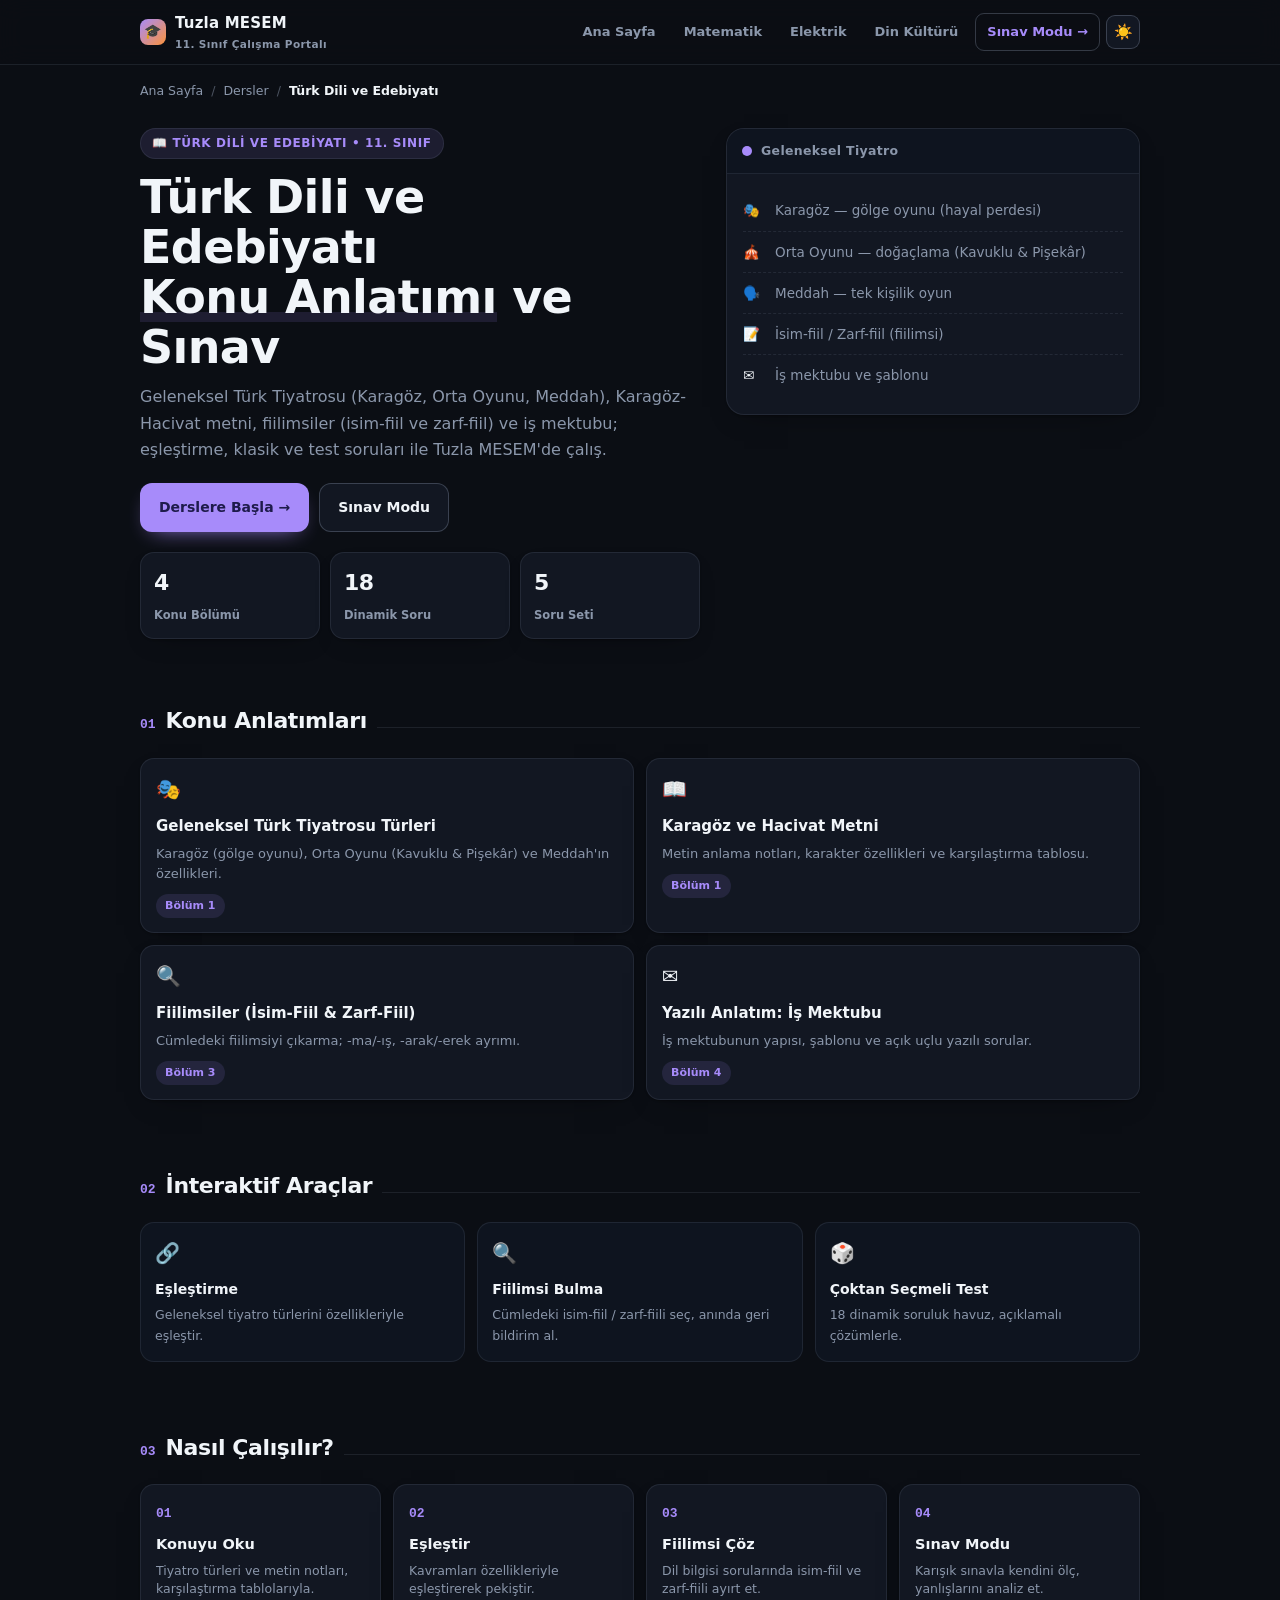
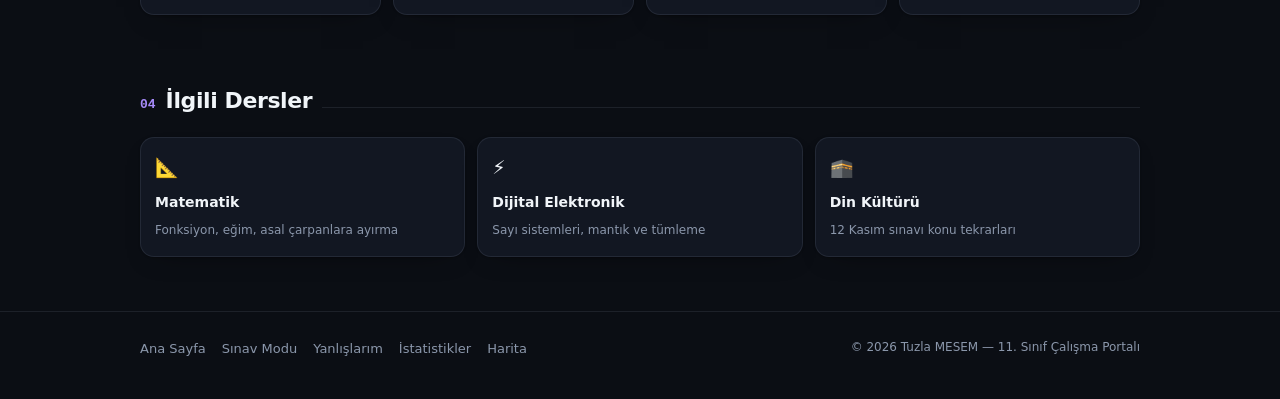
<file: dersler/turk-dili-ve-edebiyati/index.html>
<!DOCTYPE html>
<html lang="tr" data-theme="dark">
<head>
<meta charset="UTF-8">
<meta name="viewport" content="width=device-width, initial-scale=1.0">
<title>11. Sınıf Türk Dili ve Edebiyatı Konu Anlatımı ve Sınav Hazırlık | Tuzla MESEM</title>
<meta name="description" content="11. Sınıf Türk Dili ve Edebiyatı: Geleneksel Türk Tiyatrosu (Karagöz, Orta Oyunu, Meddah), Karagöz-Hacivat metni, fiilimsiler (isim-fiil, zarf-fiil) ve iş mektubu. Konu anlatımı, eşleştirme, klasik ve test soruları Tuzla MESEM'de.">
<link rel="canonical" href="https://tmesem-sinav.xyz/dersler/turk-dili-ve-edebiyati/">
<meta property="og:type" content="website">
<meta property="og:title" content="11. Sınıf Türk Dili ve Edebiyatı | Tuzla MESEM">
<meta property="og:description" content="Geleneksel Türk Tiyatrosu, Karagöz-Hacivat metni, fiilimsiler ve iş mektubu.">
<meta property="og:url" content="https://tmesem-sinav.xyz/dersler/turk-dili-ve-edebiyati/">
<meta property="og:image" content="https://tmesem-sinav.xyz/og-image.png">
<meta property="og:locale" content="tr_TR">
<meta name="twitter:card" content="summary_large_image">
<meta name="twitter:title" content="11. Sınıf Türk Dili ve Edebiyatı | Tuzla MESEM">
<meta name="twitter:description" content="Geleneksel Türk Tiyatrosu, Karagöz-Hacivat, fiilimsiler ve iş mektubu.">
<meta name="twitter:image" content="https://tmesem-sinav.xyz/og-image.png">
<link rel="icon" href="../../favicon.ico" sizes="32x32 48x48">
<link rel="icon" type="image/svg+xml" href="../../favicon.svg">
<link rel="apple-touch-icon" href="../../apple-touch-icon.png">
<link rel="stylesheet" href="../landing.css">
<script type="application/ld+json">
{"@context":"https://schema.org","@type":"Course","name":"11. Sınıf Türk Dili ve Edebiyatı","description":"Geleneksel Türk Tiyatrosu, Karagöz-Hacivat metni, fiilimsiler ve iş mektubu.","provider":{"@type":"Organization","name":"Tuzla MESEM"},"teaches":"Geleneksel Türk Tiyatrosu, Karagöz-Hacivat metni, fiilimsiler (isim-fiil, zarf-fiil), iş mektubu","inLanguage":"tr"}
</script>
<script>try{var t=localStorage.getItem('mesem-theme');if(t==='light'||t==='dark')document.documentElement.setAttribute('data-theme',t);}catch(e){}</script>
<style>:root{--accent:#a78bfa;--accent-t:rgba(167,139,250,.12);--accent-ink:#1e1b4b}</style>
</head>
<body>
<header class="lbar">
  <div class="lbar-in">
    <a class="lbrand" href="/"><span class="mk">🎓</span><span>Tuzla MESEM<small>11. Sınıf Çalışma Portalı</small></span></a>
    <nav class="lnav">
      <a href="/">Ana Sayfa</a>
      <a href="/dersler/matematik/">Matematik</a>
      <a href="/dersler/elektrik/">Elektrik</a>
      <a href="/dersler/din-kulturu/">Din Kültürü</a>
      <a href="/#sinav" class="go">Sınav Modu →</a>
      <button class="lthm" onclick="var r=document.documentElement;r.setAttribute('data-theme',r.getAttribute('data-theme')==='dark'?'light':'dark');try{localStorage.setItem('mesem-theme',r.getAttribute('data-theme'))}catch(e){}" aria-label="Tema">☀️</button>
    </nav>
  </div>
</header>

<main class="wrap">
  <nav class="crumbs" aria-label="Breadcrumb">
    <a href="/">Ana Sayfa</a><span class="sep">/</span><a href="/#dersler">Dersler</a><span class="sep">/</span><span class="cur">Türk Dili ve Edebiyatı</span>
  </nav>

  <section class="cover">
    <div class="cover-grid">
      <div>
        <span class="tag">📖 Türk Dili ve Edebiyatı • 11. Sınıf</span>
        <h1>Türk Dili ve Edebiyatı <span class="u">Konu Anlatımı</span> ve Sınav</h1>
        <p class="lead">Geleneksel Türk Tiyatrosu (Karagöz, Orta Oyunu, Meddah), Karagöz-Hacivat metni, fiilimsiler (isim-fiil ve zarf-fiil) ve iş mektubu; eşleştirme, klasik ve test soruları ile Tuzla MESEM'de çalış.</p>
        <div class="cta-row">
          <a class="btn btn-p" href="/#lit">Derslere Başla →</a>
          <a class="btn btn-g" href="/#sinav">Sınav Modu</a>
        </div>
        <div class="stats">
          <div class="stat"><b>4</b><span>Konu Bölümü</span></div>
          <div class="stat"><b>18</b><span>Dinamik Soru</span></div>
          <div class="stat"><b>5</b><span>Soru Seti</span></div>
        </div>
      </div>
      <aside class="board" aria-label="Tiyatro türleri özet">
        <div class="board-hd"><span class="dot" style="background:#a78bfa"></span><span>Geleneksel Tiyatro</span></div>
        <div class="board-bd">
          <div class="row"><span class="k">🎭</span><span class="v">Karagöz — gölge oyunu (hayal perdesi)</span></div>
          <div class="row"><span class="k">🎪</span><span class="v">Orta Oyunu — doğaçlama (Kavuklu & Pişekâr)</span></div>
          <div class="row"><span class="k">🗣️</span><span class="v">Meddah — tek kişilik oyun</span></div>
          <div class="row"><span class="k">📝</span><span class="v">İsim-fiil / Zarf-fiil (fiilimsi)</span></div>
          <div class="row"><span class="k">✉️</span><span class="v">İş mektubu ve şablonu</span></div>
        </div>
      </aside>
    </div>
  </section>

  <section class="sec">
    <div class="sec-ttl"><span class="n">01</span><h2>Konu Anlatımları</h2><span class="ln"></span></div>
    <div class="topics">
      <a class="topic" href="/#lit"><div class="ti">🎭</div><h3>Geleneksel Türk Tiyatrosu Türleri</h3><p>Karagöz (gölge oyunu), Orta Oyunu (Kavuklu & Pişekâr) ve Meddah'ın özellikleri.</p><span class="chip">Bölüm 1</span></a>
      <a class="topic" href="/#lit"><div class="ti">📖</div><h3>Karagöz ve Hacivat Metni</h3><p>Metin anlama notları, karakter özellikleri ve karşılaştırma tablosu.</p><span class="chip">Bölüm 1</span></a>
      <a class="topic" href="/#lit"><div class="ti">🔍</div><h3>Fiilimsiler (İsim-Fiil & Zarf-Fiil)</h3><p>Cümledeki fiilimsiyi çıkarma; -ma/-ış, -arak/-erek ayrımı.</p><span class="chip">Bölüm 3</span></a>
      <a class="topic" href="/#lit"><div class="ti">✉️</div><h3>Yazılı Anlatım: İş Mektubu</h3><p>İş mektubunun yapısı, şablonu ve açık uçlu yazılı sorular.</p><span class="chip">Bölüm 4</span></a>
    </div>
  </section>

  <section class="sec">
    <div class="sec-ttl"><span class="n">02</span><h2>İnteraktif Araçlar</h2><span class="ln"></span></div>
    <div class="tools">
      <a class="tool" href="/#lit"><div class="ti">🔗</div><h3>Eşleştirme</h3><p>Geleneksel tiyatro türlerini özellikleriyle eşleştir.</p></a>
      <a class="tool" href="/#lit"><div class="ti">🔍</div><h3>Fiilimsi Bulma</h3><p>Cümledeki isim-fiil / zarf-fiili seç, anında geri bildirim al.</p></a>
      <a class="tool" href="/#lit"><div class="ti">🎲</div><h3>Çoktan Seçmeli Test</h3><p>18 dinamik soruluk havuz, açıklamalı çözümlerle.</p></a>
    </div>
  </section>

  <section class="sec">
    <div class="sec-ttl"><span class="n">03</span><h2>Nasıl Çalışılır?</h2><span class="ln"></span></div>
    <div class="steps">
      <div class="step"><h3>Konuyu Oku</h3><p>Tiyatro türleri ve metin notları, karşılaştırma tablolarıyla.</p></div>
      <div class="step"><h3>Eşleştir</h3><p>Kavramları özellikleriyle eşleştirerek pekiştir.</p></div>
      <div class="step"><h3>Fiilimsi Çöz</h3><p>Dil bilgisi sorularında isim-fiil ve zarf-fiili ayırt et.</p></div>
      <div class="step"><h3>Sınav Modu</h3><p>Karışık sınavla kendini ölç, yanlışlarını analiz et.</p></div>
    </div>
  </section>

  <section class="sec">
    <div class="sec-ttl"><span class="n">04</span><h2>İlgili Dersler</h2><span class="ln"></span></div>
    <div class="rel">
      <a href="/dersler/matematik/"><div class="ri">📐</div><b>Matematik</b><span>Fonksiyon, eğim, asal çarpanlara ayırma</span></a>
      <a href="/dersler/elektrik/"><div class="ri">⚡</div><b>Dijital Elektronik</b><span>Sayı sistemleri, mantık ve tümleme</span></a>
      <a href="/dersler/din-kulturu/"><div class="ri">🕋</div><b>Din Kültürü</b><span>12 Kasım sınavı konu tekrarları</span></a>
    </div>
  </section>
</main>

<footer class="lfoot">
  <div class="wrap lfoot-in">
    <div class="fl">
      <a href="/">Ana Sayfa</a>
      <a href="/#sinav">Sınav Modu</a>
      <a href="/#yanlis">Yanlışlarım</a>
      <a href="/#istatistik">İstatistikler</a>
      <a href="/sitemap.xml">Harita</a>
    </div>
    <div class="cr">© 2026 Tuzla MESEM — 11. Sınıf Çalışma Portalı</div>
  </div>
</footer>
</body>
</html>
</file>
<file: dersler/landing.css>
/* TMESEM-SINAV — Ders Landing (shared) */
:root{
  --bg:#0b0e14;--board:#121722;--soft:#0e141f;--ink:#f1f5f9;--ink2:#8b97ab;
  --line:rgba(148,163,184,.13);--line-strong:rgba(148,163,184,.3);
  --blue:#38bdf8;--orange:#f59e0b;--teal:#2dd4bf;--purple:#a78bfa;--cyan:#22d3ee;
  --accent:#f59e0b;--accent-t:rgba(245,158,11,.12);--accent-ink:#1f2937;
  --card-sh:0 1px 2px rgba(0,0,0,.25),0 10px 28px -18px rgba(0,0,0,.6);
  color-scheme:dark;
}
:root[data-theme="light"]{
  --bg:#f5f7fb;--board:#ffffff;--soft:#f2f5f9;--ink:#0f172a;--ink2:#5c6b82;
  --line:rgba(15,23,42,.09);--line-strong:rgba(15,23,42,.22);
  --blue:#0284c7;--orange:#d97706;--teal:#0d9488;--purple:#7c3aed;--cyan:#0891b2;
  --accent:#f59e0b;--accent-t:rgba(217,119,6,.10);
  --card-sh:0 1px 2px rgba(15,23,42,.04),0 10px 28px -20px rgba(15,23,42,.14);
  color-scheme:light;
}
*{box-sizing:border-box;margin:0;padding:0}
html{scroll-behavior:smooth}
body{font-family:"Plus Jakarta Sans",system-ui,-apple-system,sans-serif;background:var(--bg);color:var(--ink);line-height:1.65;font-size:15px;-webkit-font-smoothing:antialiased;overflow-x:hidden}
.mono{font-family:"JetBrains Mono",ui-monospace,monospace}
.wrap{max-width:1040px;margin:0 auto;padding:0 20px}
a{color:inherit;text-decoration:none}

/* Top bar */
.lbar{position:sticky;top:0;z-index:20;background:rgba(11,14,20,.82);backdrop-filter:blur(12px);border-bottom:1px solid var(--line)}
:root[data-theme="light"] .lbar{background:rgba(255,255,255,.82)}
.lbar-in{display:flex;align-items:center;justify-content:space-between;gap:14px;padding:11px 20px;max-width:1040px;margin:0 auto}
.lbrand{display:flex;align-items:center;gap:9px;font-weight:800;letter-spacing:.2px}
.lbrand .mk{width:26px;height:26px;border-radius:8px;background:linear-gradient(135deg,var(--accent),#fb923c);display:grid;place-items:center;font-size:14px;color:#1f2937}
.lbrand small{display:block;font-size:10.5px;font-weight:600;color:var(--ink2);letter-spacing:.4px}
.lnav{display:flex;align-items:center;gap:6px}
.lnav a{font-size:13px;font-weight:600;color:var(--ink2);padding:7px 11px;border-radius:9px}
.lnav a:hover{color:var(--ink);background:rgba(148,163,184,.1)}
.lnav .go{color:var(--accent);border:1px solid var(--line-strong)}
.lthm{cursor:pointer;border:1px solid var(--line-strong);background:var(--board);color:var(--ink);width:34px;height:34px;border-radius:9px;font-size:15px;display:grid;place-items:center}

/* Breadcrumb */
.crumbs{display:flex;align-items:center;gap:8px;font-size:12.5px;color:var(--ink2);padding:16px 0 0}
.crumbs a:hover{color:var(--ink)}
.crumbs .sep{opacity:.5}
.crumbs .cur{color:var(--ink);font-weight:600}

/* Cover */
.cover{position:relative;padding:26px 0 30px}
.cover .tag{display:inline-flex;align-items:center;gap:7px;font-size:12px;font-weight:700;letter-spacing:.6px;text-transform:uppercase;color:var(--accent);background:var(--accent-t);border:1px solid var(--line);padding:5px 11px;border-radius:99px}
.cover h1{font-size:clamp(30px,5.4vw,46px);line-height:1.08;font-weight:800;letter-spacing:-.6px;margin:14px 0 12px;max-width:16ch}
.cover h1 .u{position:relative;white-space:nowrap}
.cover h1 .u::after{content:"";position:absolute;left:0;right:0;bottom:2px;height:10px;background:var(--accent-t);z-index:-1}
.cover .lead{font-size:16px;color:var(--ink2);max-width:60ch}
.cover-grid{display:grid;grid-template-columns:1.15fr .85fr;gap:26px;align-items:start}
.stats{display:grid;grid-template-columns:repeat(3,1fr);gap:10px;margin-top:20px}
.stat{background:var(--board);border:1px solid var(--line);border-radius:14px;padding:12px 13px;box-shadow:var(--card-sh)}
.stat b{display:block;font-size:22px;font-weight:800;letter-spacing:-.5px}
.stat span{font-size:11.5px;color:var(--ink2);font-weight:600}
.cta-row{display:flex;gap:10px;flex-wrap:wrap;margin-top:20px}
.btn{display:inline-flex;align-items:center;gap:8px;font-weight:700;font-size:14px;padding:12px 18px;border-radius:12px;cursor:pointer;border:1px solid transparent;transition:transform .12s,box-shadow .12s}
.btn:active{transform:translateY(1px)}
.btn-p{background:var(--accent);color:var(--accent-ink);box-shadow:0 8px 22px -12px var(--accent)}
.btn-p:hover{box-shadow:0 10px 26px -10px var(--accent)}
.btn-g{background:var(--board);color:var(--ink);border-color:var(--line-strong)}
.btn-g:hover{border-color:var(--accent)}

/* Subject visual card */
.board{background:var(--board);border:1px solid var(--line);border-radius:18px;box-shadow:var(--card-sh);overflow:hidden}
.board-hd{display:flex;align-items:center;gap:9px;padding:12px 15px;border-bottom:1px solid var(--line);background:var(--soft)}
.board-hd .dot{width:10px;height:10px;border-radius:50%}
.board-hd span{font-size:12.5px;font-weight:700;color:var(--ink2);letter-spacing:.3px}
.board-bd{padding:16px 16px 18px}
.board-bd .row{display:flex;align-items:center;gap:10px;padding:9px 0;border-bottom:1px dashed var(--line);font-size:13.5px}
.board-bd .row:last-child{border-bottom:0}
.board-bd .row .k{font-weight:700;min-width:22px}
.board-bd .row .v{color:var(--ink2)}

/* Section */
.sec{padding:34px 0}
.sec-ttl{display:flex;align-items:baseline;gap:10px;margin-bottom:18px}
.sec-ttl h2{font-size:22px;font-weight:800;letter-spacing:-.4px}
.sec-ttl .n{font-family:"JetBrains Mono",monospace;font-size:13px;color:var(--accent);font-weight:700}
.sec-ttl .ln{flex:1;height:1px;background:var(--line)}

/* Topic grid */
.topics{display:grid;grid-template-columns:repeat(2,1fr);gap:12px}
.topic{background:var(--board);border:1px solid var(--line);border-radius:14px;padding:14px 15px;box-shadow:var(--card-sh);transition:border-color .14s,transform .14s}
.topic:hover{border-color:var(--accent);transform:translateY(-2px)}
.topic .ti{font-size:20px}
.topic h3{font-size:15px;font-weight:700;margin:8px 0 5px}
.topic p{font-size:13px;color:var(--ink2);line-height:1.55}
.topic .chip{display:inline-block;margin-top:10px;font-size:11px;font-weight:700;color:var(--accent);background:var(--accent-t);padding:3px 9px;border-radius:99px}

/* Steps */
.steps{display:grid;grid-template-columns:repeat(4,1fr);gap:12px;counter-reset:st}
.step{position:relative;background:var(--board);border:1px solid var(--line);border-radius:14px;padding:15px;box-shadow:var(--card-sh)}
.step::before{counter-increment:st;content:counter(st,decimal-leading-zero);font-family:"JetBrains Mono",monospace;font-size:13px;font-weight:700;color:var(--accent)}
.step h3{font-size:14.5px;font-weight:700;margin:8px 0 5px}
.step p{font-size:12.5px;color:var(--ink2);line-height:1.5}

/* Tools */
.tools{display:grid;grid-template-columns:repeat(3,1fr);gap:12px}
.tool{background:var(--soft);border:1px solid var(--line);border-radius:14px;padding:14px}
.tool .ti{font-size:20px}
.tool h3{font-size:14px;font-weight:700;margin:8px 0 4px}
.tool p{font-size:12.5px;color:var(--ink2)}

/* Related */
.rel{display:grid;grid-template-columns:repeat(3,1fr);gap:12px}
.rel a{background:var(--board);border:1px solid var(--line);border-radius:14px;padding:14px;box-shadow:var(--card-sh);transition:border-color .14s}
.rel a:hover{border-color:var(--accent)}
.rel .ri{font-size:19px}
.rel b{display:block;font-size:14px;margin:7px 0 3px}
.rel span{font-size:12px;color:var(--ink2)}

/* Footer */
.lfoot{border-top:1px solid var(--line);margin-top:20px;padding:26px 0 40px}
.lfoot-in{display:flex;justify-content:space-between;gap:16px;flex-wrap:wrap;align-items:center}
.lfoot .fl{display:flex;gap:16px;flex-wrap:wrap;font-size:13px;color:var(--ink2)}
.lfoot .fl a:hover{color:var(--ink)}
.lfoot .cr{font-size:12px;color:var(--ink2)}

@media(max-width:820px){
  .cover-grid{grid-template-columns:1fr}
  .topics{grid-template-columns:1fr}
  .steps{grid-template-columns:repeat(2,1fr)}
  .tools{grid-template-columns:1fr 1fr}
  .rel{grid-template-columns:1fr}
  .lnav a:not(.go){display:none}
}
@media(max-width:480px){
  .stats{grid-template-columns:1fr 1fr}
  .steps{grid-template-columns:1fr}
  .tools{grid-template-columns:1fr}
}
</file>
